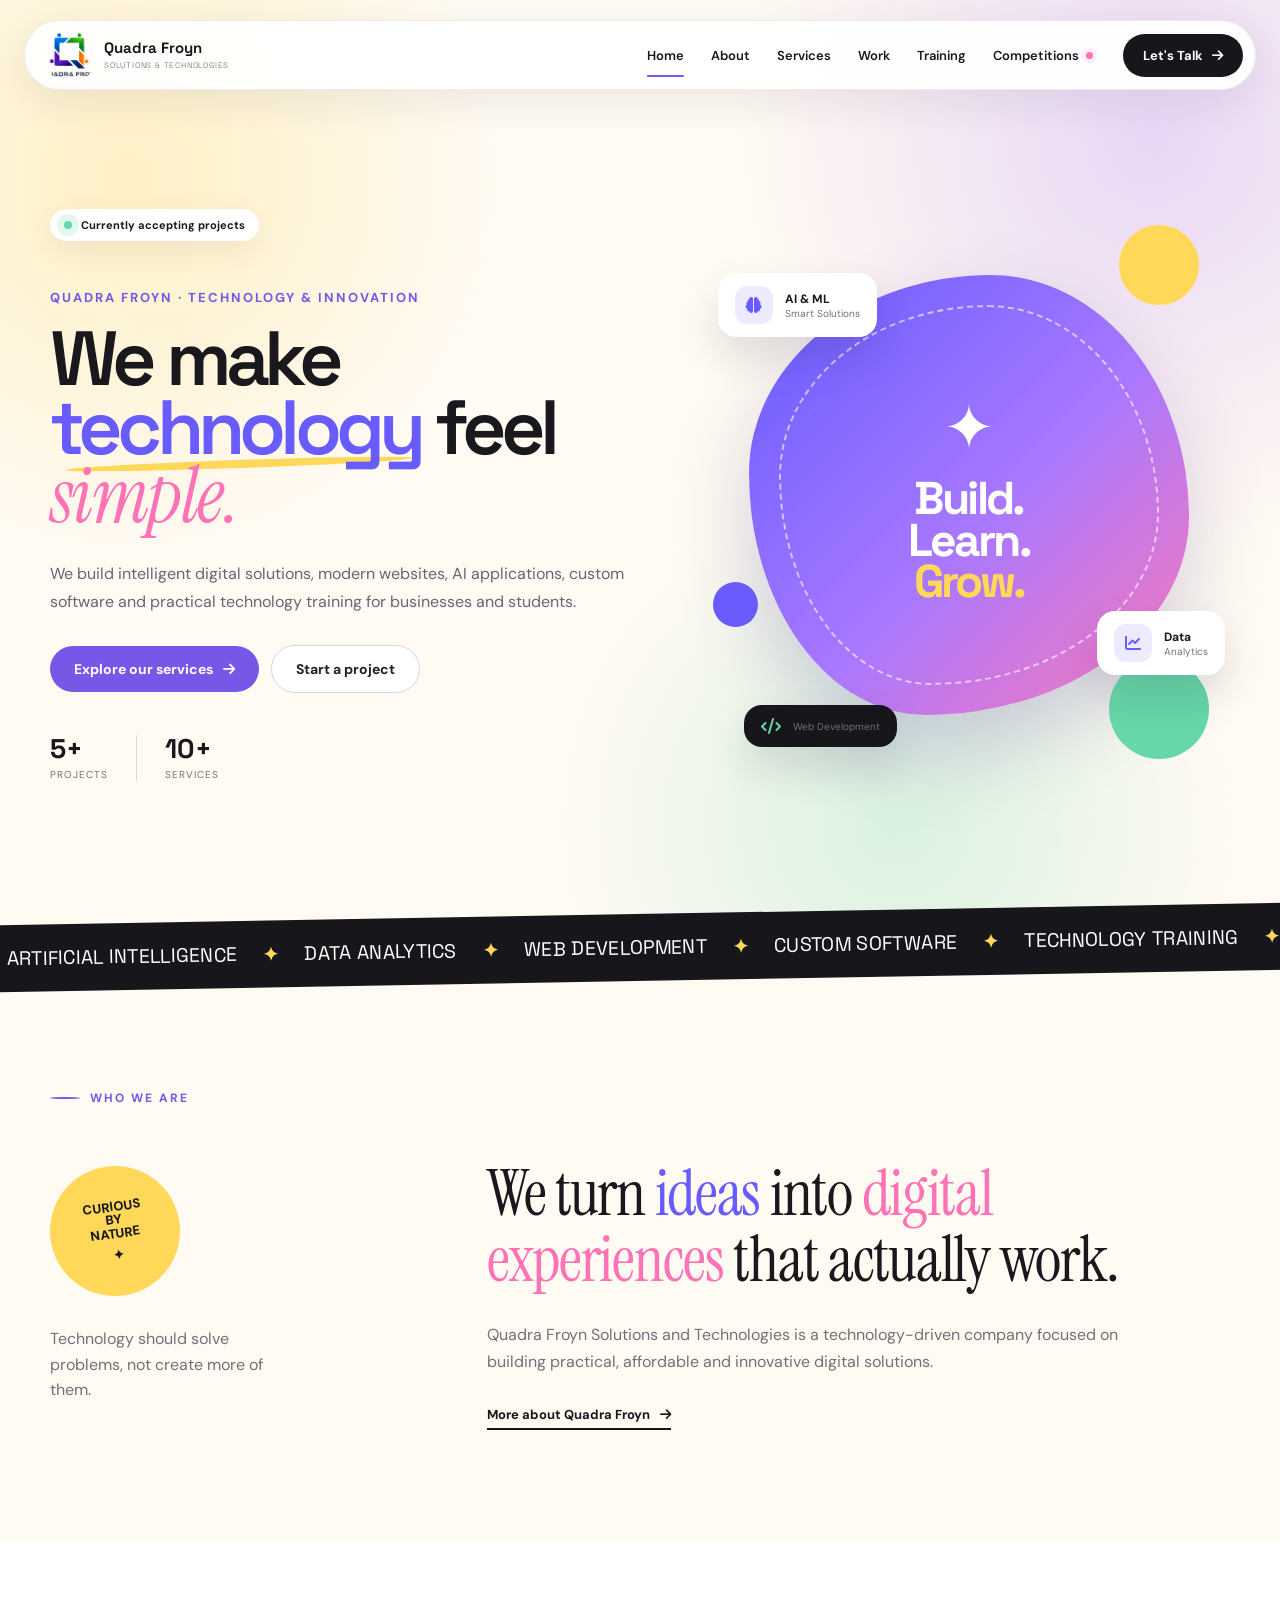
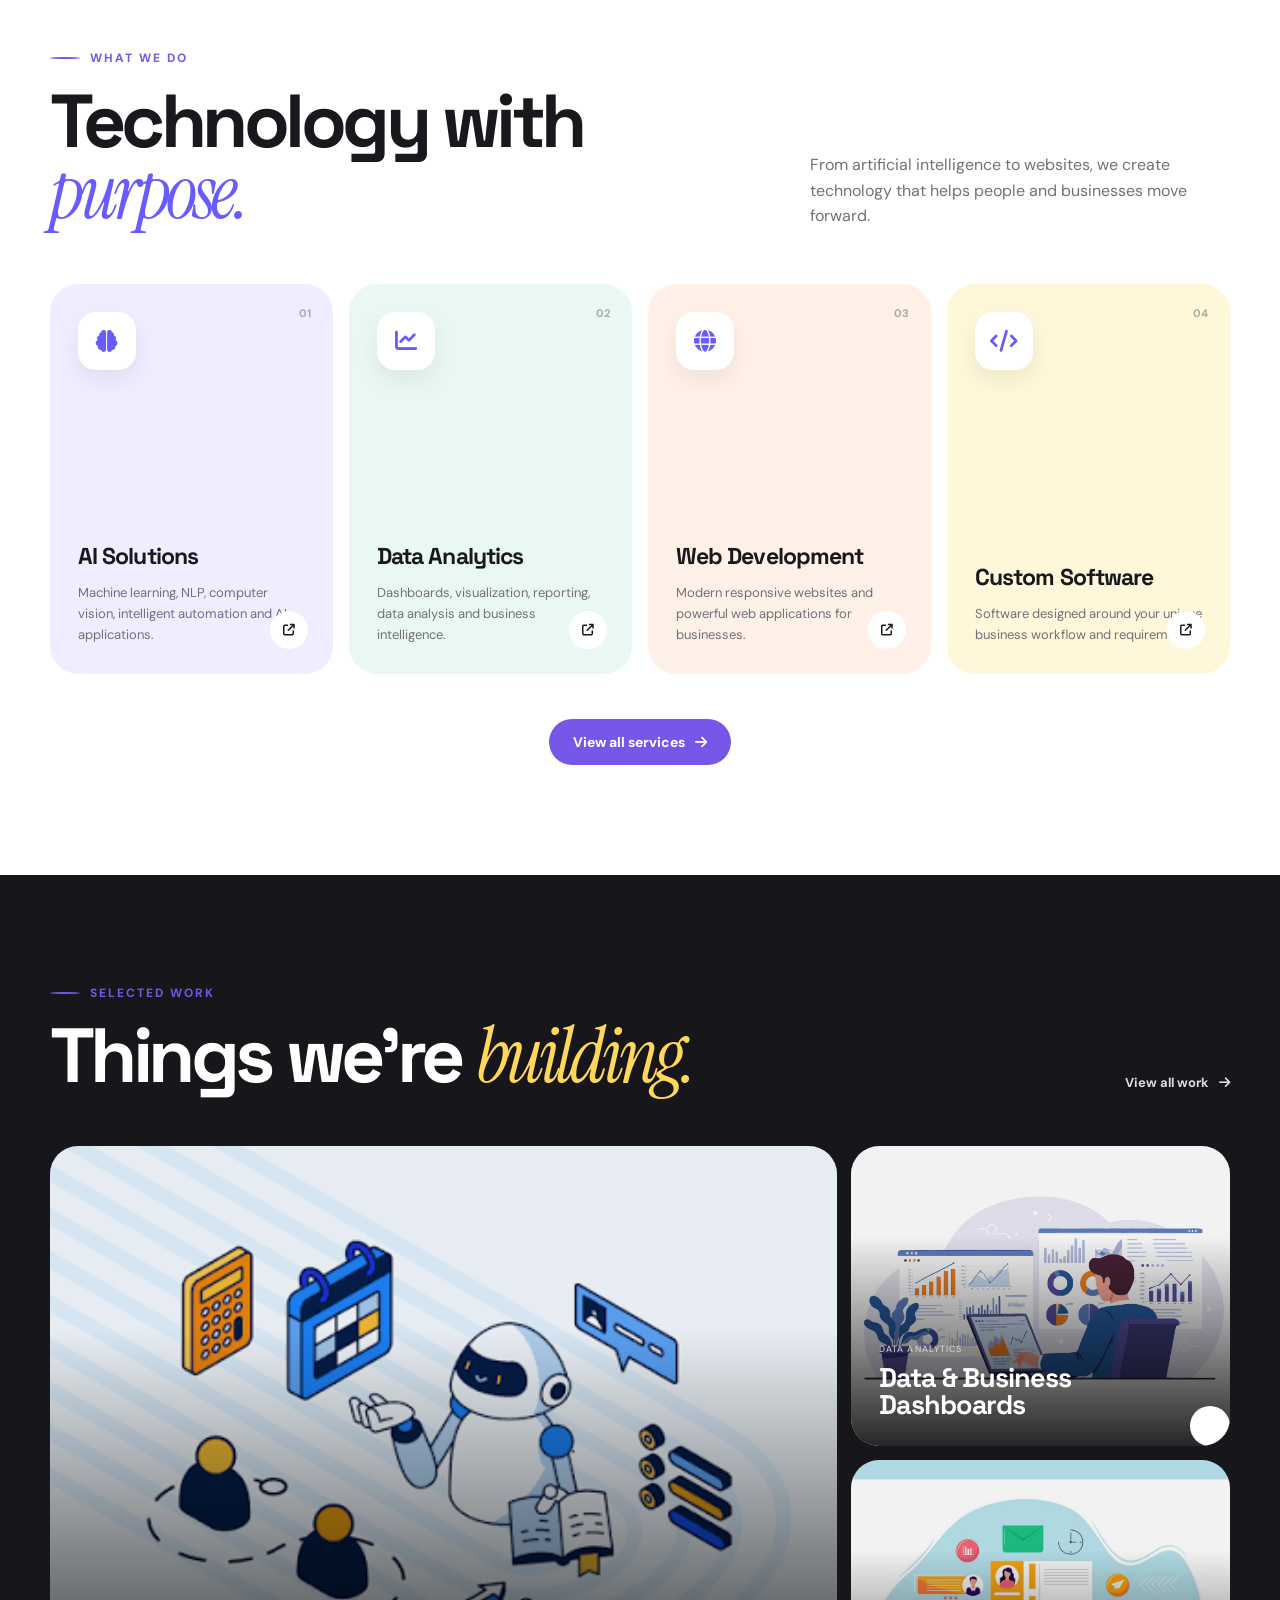
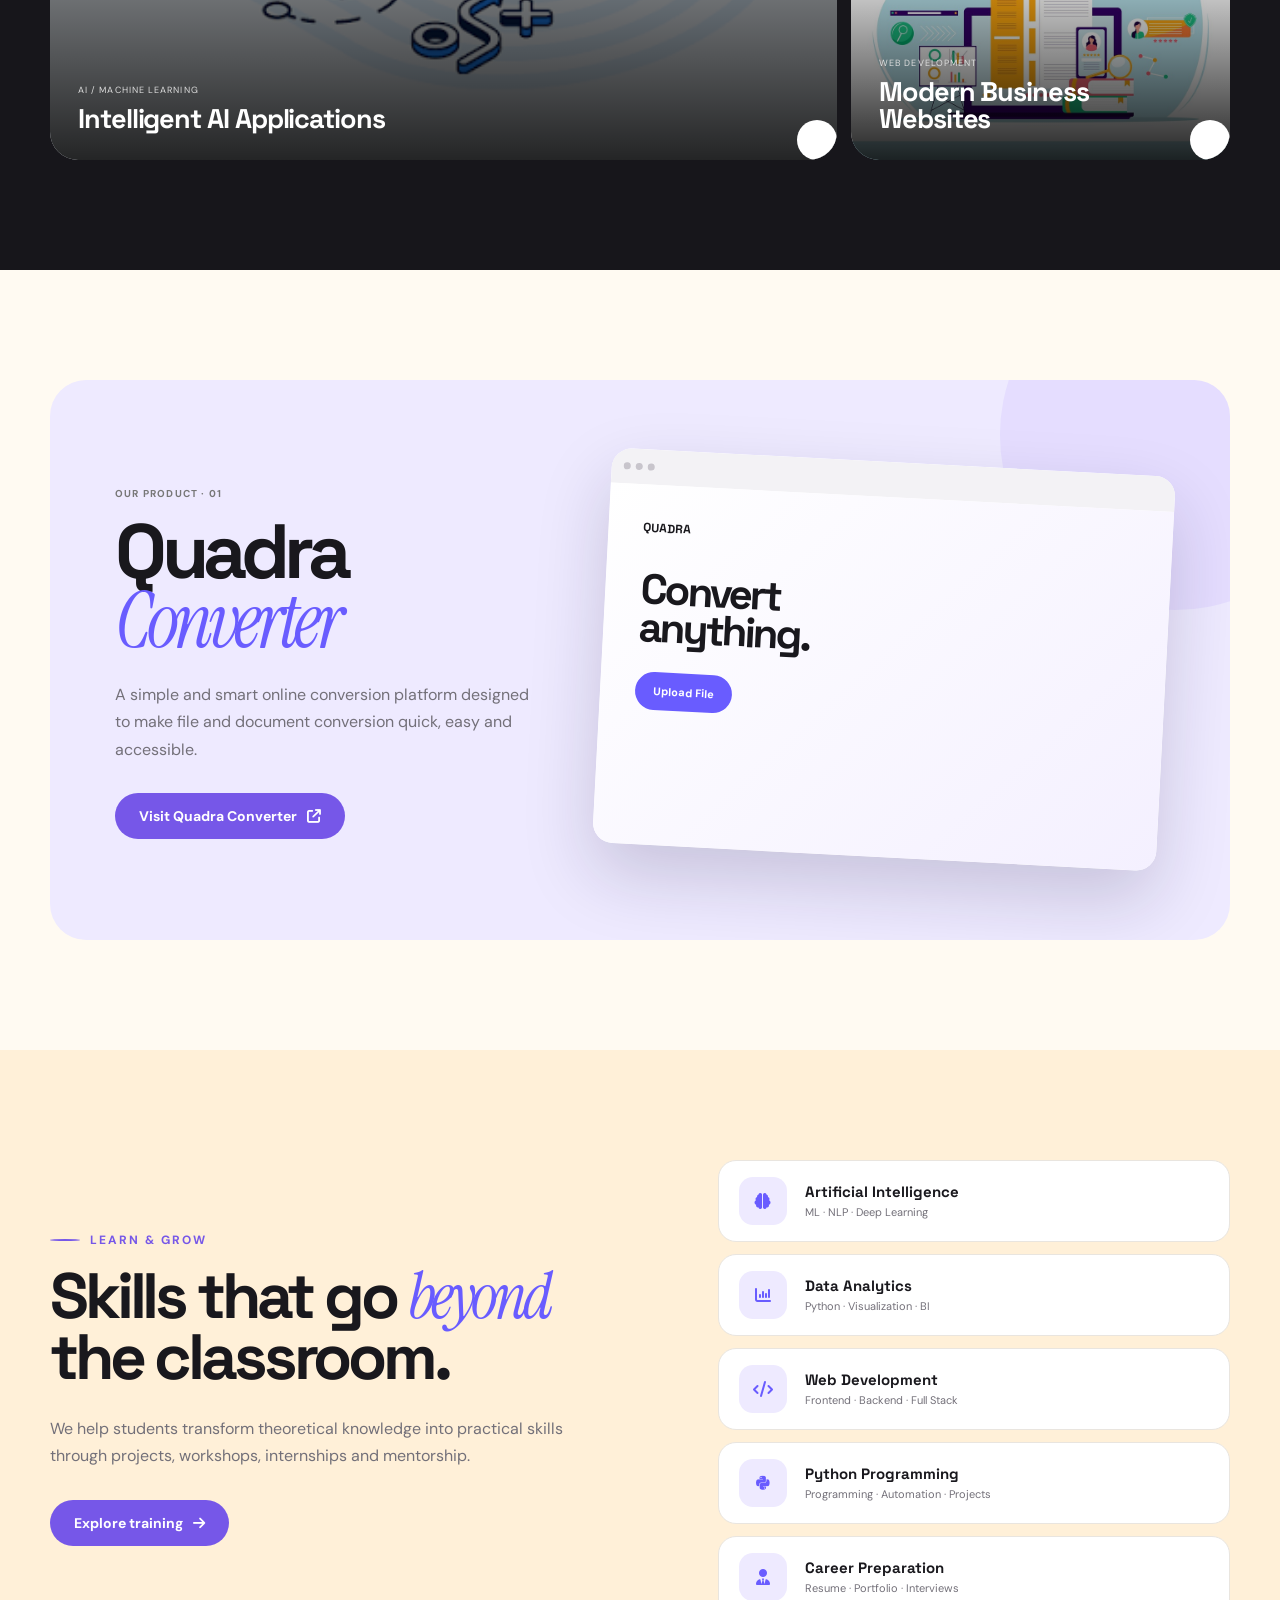
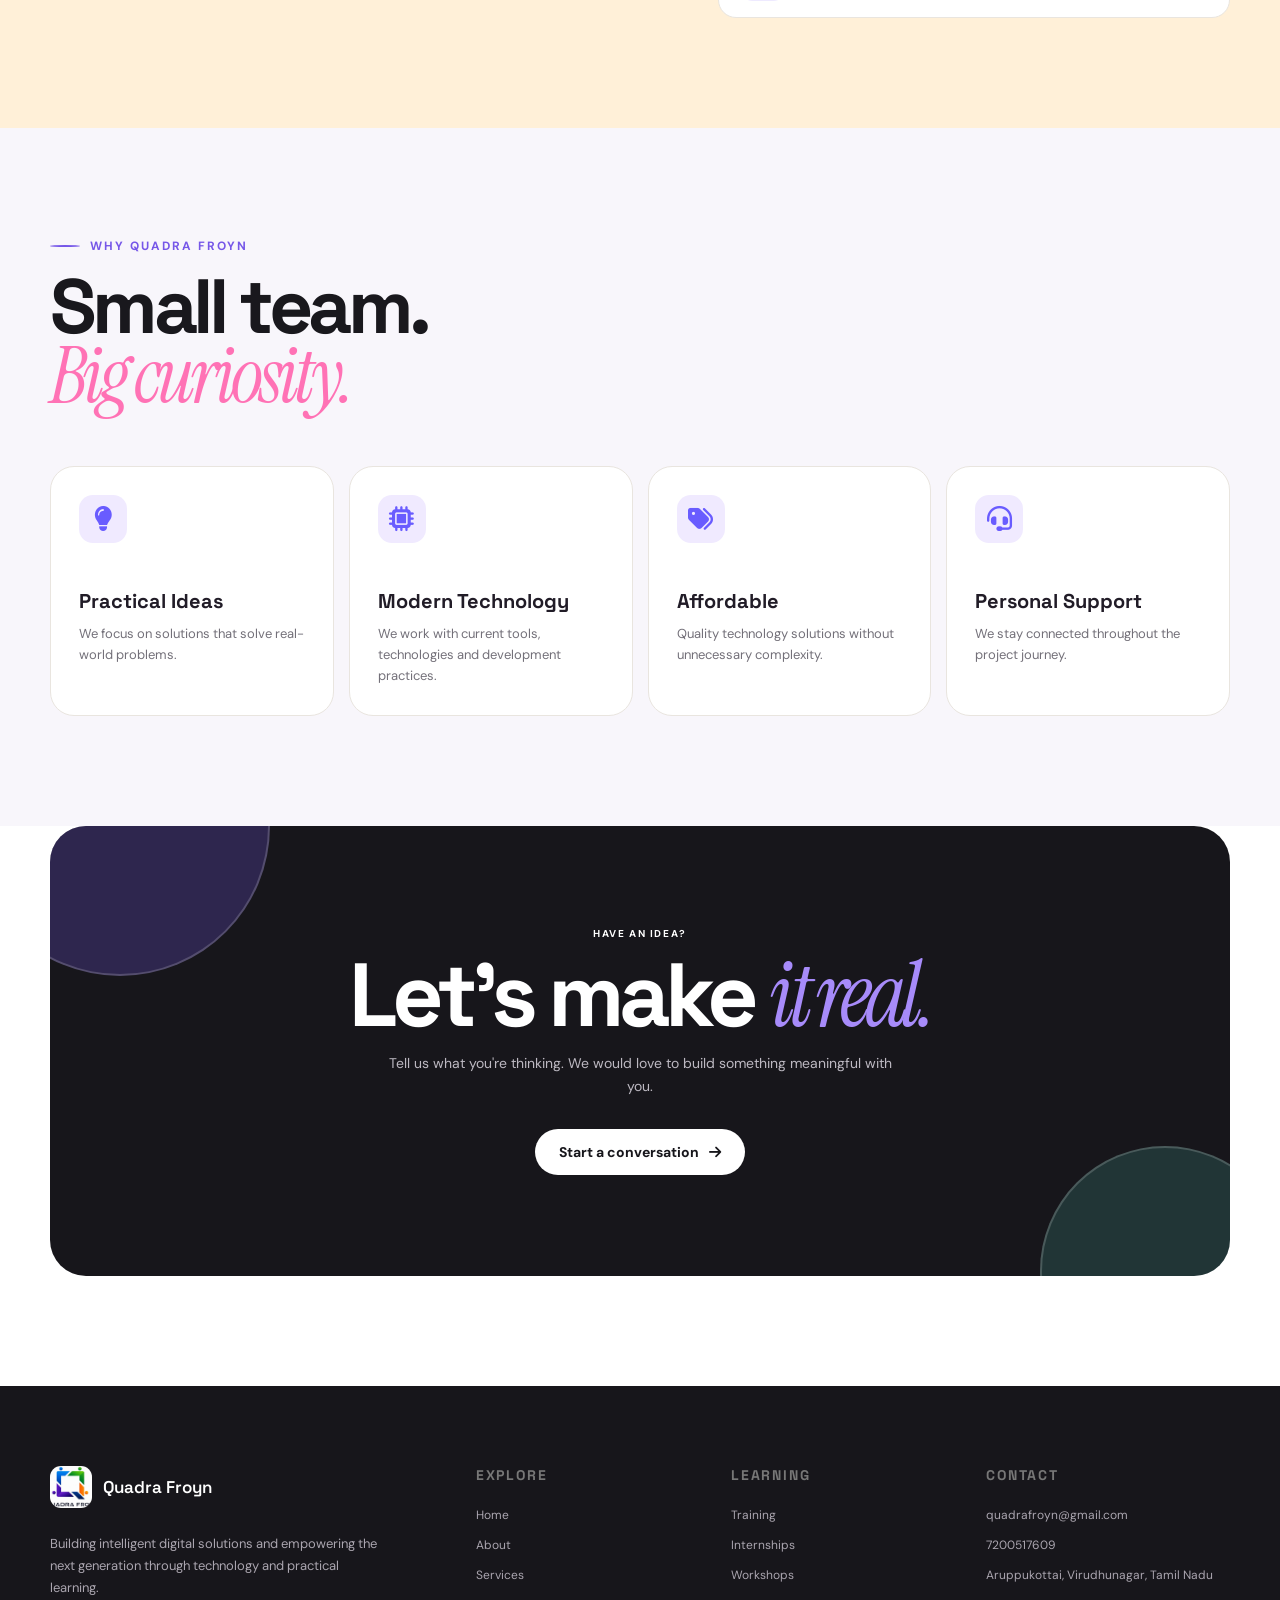
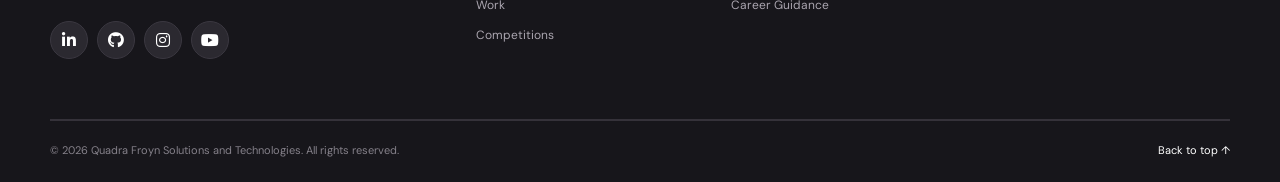
<file: index.html>
<!DOCTYPE html>
<html lang="en">
<head>
    <meta charset="UTF-8">
    <meta name="viewport" content="width=device-width, initial-scale=1.0">

    <title>Quadrafroyn Solutions | AI & Software Development Company</title>
     <link rel="icon" type="image/png" href="/favicon.png">


<meta
    name="description"
    content="Quadrafroyn Solutions is an AI and software development company specializing in intelligent automation, custom software, enterprise AI solutions, and digital innovation."
>

<meta name="robots" content="index, follow">

<link rel="canonical" href="https://quadrafroynsolutions.in/">
<link
    rel="canonical"
    href="https://quadrafroynsolutions.in/services.html"
>
<link
    rel="canonical"
    href="https://quadrafroynsolutions.in/about.html"
>
<link
    rel="canonical"
    href="https://quadrafroynsolutions.in/awareness.html"
>
<link
    rel="canonical"
    href="https://quadrafroynsolutions.in/competititons.html"
>
<link
    rel="canonical"
    href="https://quadrafroynsolutions.in/contact.html"
>
<link
    rel="canonical"
    href="https://quadrafroynsolutions.in/training.html"
>
<link
    rel="canonical"
    href="https://quadrafroynsolutions.in/work.html"
>

<meta property="og:type" content="website">

<meta
    property="og:title"
    content="Quadrafroyn Solutions | The Intelligence of What's Next"
>

<meta
    property="og:description"
    content="Building intelligent AI systems, advanced software solutions, and next-generation digital products."
>

<meta
    property="og:url"
    content="https://quadrafroynsolutions.in/"
>

    <link rel="preconnect" href="https://fonts.googleapis.com">
    <link rel="preconnect" href="https://fonts.gstatic.com" crossorigin>

    <link href="https://fonts.googleapis.com/css2?family=DM+Sans:wght@400;500;600;700&family=Space+Grotesk:wght@400;500;600;700&family=Instrument+Serif:ital@0;1&display=swap"
        rel="stylesheet">

    <link rel="stylesheet"
        href="https://cdnjs.cloudflare.com/ajax/libs/font-awesome/6.5.1/css/all.min.css">

    <link rel="stylesheet" href="css/style.css">
    <link rel="stylesheet" href="css/home-desktop.css">
    <script type="application/ld+json">
{
  "@context": "https://schema.org",
  "@type": "Organization",
  "@id": "https://quadrafroynsolutions.in/#organization",
  "name": "Quadrafroyn Solutions",
  "url": "https://quadrafroynsolutions.in/",
  "description": "An AI and software development company building intelligent applications, custom software, automation systems, and digital platforms."
}
</script>
</head>

<body>

<!-- ================= NAVBAR ================= -->

<header class="navbar" id="navbar">

    <a href="index.html" class="logo-area">

        <img src="images/logo (2).jpg"
             alt="Quadra Froyn Logo">

        <div>
            <strong>Quadra Froyn</strong>
            <span>Solutions & Technologies</span>
        </div>

    </a>

   <nav class="desktop-nav">

    <a href="index.html" class="active">Home</a>
    <a href="about.html">About</a>
    <a href="services.html">Services</a>
    <a href="work.html">Work</a>
    <a href="training.html">Training</a>
    <a href="competitions.html" class="competition-nav">
        Competitions
        <span class="competition-dot"></span>
    </a>

</nav>

    <a href="contact.html" class="nav-button">
        Let's Talk
        <i class="fa-solid fa-arrow-right"></i>
    </a>

    <button class="menu-button" id="menuButton">
        <i class="fa-solid fa-bars"></i>
    </button>

</header>


<!-- ================= MOBILE MENU ================= -->

<div class="mobile-menu" id="mobileMenu">

    <button class="close-menu" id="closeMenu">
        <i class="fa-solid fa-xmark"></i>
    </button>

    <a href="index.html">Home</a>
    <a href="about.html">About</a>
    <a href="services.html">Services</a>
    <a href="work.html">Work</a>
    <a href="training.html">Training</a>

    <a href="competitions.html" class="mobile-competition-link">
        Competitions
        <span>ARVEXA 2026</span>
    </a>

    <a href="contact.html">Contact</a>

</div>


<!-- ================= HERO ================= -->

<main>

<section class="hero">

    <div class="hero-background">

        <div class="gradient-ball ball-one"></div>
        <div class="gradient-ball ball-two"></div>
        <div class="gradient-ball ball-three"></div>

    </div>

    <div class="container hero-container">

        <div class="hero-content">

            <div class="availability">
                <span></span>
                Currently accepting projects
            </div>

            <p class="hero-small">
                QUADRA FROYN · TECHNOLOGY & INNOVATION
            </p>

            <h1>
                We make
                <span class="highlight">technology</span>
                feel
                <em>simple.</em>
            </h1>

            <p class="hero-description">
                We build intelligent digital solutions, modern websites,
                AI applications, custom software and practical technology
                training for businesses and students.
            </p>

            <div class="hero-buttons">

                <a href="services.html" class="button primary-button">
                    Explore our services
                    <i class="fa-solid fa-arrow-right"></i>
                </a>

                <a href="contact.html" class="button secondary-button">
                    Start a project
                </a>

            </div>

            <div class="hero-mini-stats">

                <div>
                    <strong>5+</strong>
                    <span>Projects</span>
                </div>

                <div>
                    <strong>10+</strong>
                    <span>Services</span>
                </div>

                

            </div>

        </div>


        <!-- HERO VISUAL -->

        <div class="hero-visual">

            <div class="visual-circle circle-main">

                <div class="circle-content">

                    <div class="sparkle">
                        ✦
                    </div>

                    <h3>
                        Build.
                        <br>
                        Learn.
                        <br>
                        <span>Grow.</span>
                    </h3>

                </div>

            </div>

            <div class="floating-card card-ai">

                <div class="card-icon">
                    <i class="fa-solid fa-brain"></i>
                </div>

                <div>
                    <strong>AI & ML</strong>
                    <span>Smart Solutions</span>
                </div>

            </div>


            <div class="floating-card card-data">

                <div class="card-icon">
                    <i class="fa-solid fa-chart-line"></i>
                </div>

                <div>
                    <strong>Data</strong>
                    <span>Analytics</span>
                </div>

            </div>


            <div class="floating-card card-web">

                <i class="fa-solid fa-code"></i>

                <span>Web Development</span>

            </div>


            <div class="tiny-dot dot-yellow"></div>
            <div class="tiny-dot dot-green"></div>
            <div class="tiny-dot dot-blue"></div>

        </div>

    </div>

</section>


<!-- ================= MARQUEE ================= -->

<section class="marquee-section">

    <div class="marquee-track">

        <span>ARTIFICIAL INTELLIGENCE</span>
        <b>✦</b>

        <span>DATA ANALYTICS</span>
        <b>✦</b>

        <span>WEB DEVELOPMENT</span>
        <b>✦</b>

        <span>CUSTOM SOFTWARE</span>
        <b>✦</b>

        <span>TECHNOLOGY TRAINING</span>
        <b>✦</b>

        <span>DIGITAL SOLUTIONS</span>
        <b>✦</b>

        <span>ARTIFICIAL INTELLIGENCE</span>
        <b>✦</b>

        <span>DATA ANALYTICS</span>
        <b>✦</b>

        <span>WEB DEVELOPMENT</span>
        <b>✦</b>

    </div>

</section>


<!-- ================= INTRO ================= -->

<section class="intro section-padding">

    <div class="container">

        <div class="section-label">
            <span></span>
            WHO WE ARE
        </div>

        <div class="intro-grid">

            <div class="intro-left">

                <div class="round-badge">
                    <span>CURIOUS</span>
                    <span>BY</span>
                    <span>NATURE</span>
                    <b>✦</b>
                </div>

                <p>
                    Technology should solve problems,
                    not create more of them.
                </p>

            </div>


            <div class="intro-right">

                <h2>
                    We turn
                    <span class="purple">ideas</span>
                    into
                    <span class="pink">digital experiences</span>
                    that actually work.
                </h2>

                <p>
                    Quadra Froyn Solutions and Technologies is a
                    technology-driven company focused on building
                    practical, affordable and innovative digital
                    solutions.
                </p>

                <a href="about.html" class="text-link">
                    More about Quadra Froyn
                    <i class="fa-solid fa-arrow-right"></i>
                </a>

            </div>

        </div>

    </div>

</section>


<!-- ================= SERVICES ================= -->

<section class="services-section section-padding">

    <div class="container">

        <div class="section-label">
            <span></span>
            WHAT WE DO
        </div>

        <div class="section-heading">

            <h2>
                Technology with
                <em>purpose.</em>
            </h2>

            <p>
                From artificial intelligence to websites,
                we create technology that helps people and
                businesses move forward.
            </p>

        </div>


        <div class="service-grid">

            <a href="services.html" class="service-card service-purple">

                <span class="service-number">01</span>

                <div class="service-icon">
                    <i class="fa-solid fa-brain"></i>
                </div>

                <h3>AI Solutions</h3>

                <p>
                    Machine learning, NLP, computer vision,
                    intelligent automation and AI applications.
                </p>

                <span class="service-arrow">
                    <i class="fa-solid fa-arrow-up-right-from-square"></i>
                </span>

            </a>


            <a href="services.html" class="service-card service-green">

                <span class="service-number">02</span>

                <div class="service-icon">
                    <i class="fa-solid fa-chart-line"></i>
                </div>

                <h3>Data Analytics</h3>

                <p>
                    Dashboards, visualization, reporting,
                    data analysis and business intelligence.
                </p>

                <span class="service-arrow">
                    <i class="fa-solid fa-arrow-up-right-from-square"></i>
                </span>

            </a>


            <a href="services.html" class="service-card service-orange">

                <span class="service-number">03</span>

                <div class="service-icon">
                    <i class="fa-solid fa-globe"></i>
                </div>

                <h3>Web Development</h3>

                <p>
                    Modern responsive websites and powerful
                    web applications for businesses.
                </p>

                <span class="service-arrow">
                    <i class="fa-solid fa-arrow-up-right-from-square"></i>
                </span>

            </a>


            <a href="services.html" class="service-card service-yellow">

                <span class="service-number">04</span>

                <div class="service-icon">
                    <i class="fa-solid fa-code"></i>
                </div>

                <h3>Custom Software</h3>

                <p>
                    Software designed around your unique
                    business workflow and requirements.
                </p>

                <span class="service-arrow">
                    <i class="fa-solid fa-arrow-up-right-from-square"></i>
                </span>

            </a>

        </div>


        <div class="center-button">

            <a href="services.html" class="button primary-button">
                View all services
                <i class="fa-solid fa-arrow-right"></i>
            </a>

        </div>

    </div>

</section>


<!-- ================= FEATURED WORK ================= -->

<section class="work-section section-padding">

    <div class="container">

        <div class="section-label light-label">
            <span></span>
            SELECTED WORK
        </div>

        <div class="work-heading">

            <h2>
                Things we're
                <em>building.</em>
            </h2>

            <a href="work.html" class="light-link">
                View all work
                <i class="fa-solid fa-arrow-right"></i>
            </a>

        </div>


        <div class="work-grid">

            <a href="work.html" class="work-card work-large">

                <img src="images/ai.png"
                     alt="Artificial Intelligence project">

                <div class="work-overlay">

                    <span>AI / MACHINE LEARNING</span>

                    <h3>
                        Intelligent
                        AI Applications
                    </h3>

                    <i class="fa-solid fa-arrow-up-right"></i>

                </div>

            </a>


            <a href="work.html" class="work-card">

                <img src="images/data.jpg"
                     alt="Data analytics project">

                <div class="work-overlay">

                    <span>DATA ANALYTICS</span>

                    <h3>
                        Data &
                        Business Dashboards
                    </h3>

                    <i class="fa-solid fa-arrow-up-right"></i>

                </div>

            </a>


            <a href="work.html" class="work-card">

                <img src="images/website.jpg"
                     alt="Website development project">

                <div class="work-overlay">

                    <span>WEB DEVELOPMENT</span>

                    <h3>
                        Modern Business
                        Websites
                    </h3>

                    <i class="fa-solid fa-arrow-up-right"></i>

                </div>

            </a>

        </div>

    </div>

</section>


<!-- ================= PRODUCT ================= -->

<section class="product-section section-padding">

    <div class="container">

        <div class="product-box">

            <div class="product-content">

                <span class="product-label">
                    OUR PRODUCT · 01
                </span>

                <h2>
                    Quadra
                    <br>
                    <em>Converter</em>
                </h2>

                <p>
                    A simple and smart online conversion platform
                    designed to make file and document conversion
                    quick, easy and accessible.
                </p>

                <a href="https://quadraconverter.in/"
                   target="_blank"
                   rel="noopener"
                   class="button primary-button">

                    Visit Quadra Converter
                    <i class="fa-solid fa-arrow-up-right-from-square"></i>

                </a>

            </div>


            <div class="product-image">

                <div class="browser-window">

                    <div class="browser-header">

                        <span></span>
                        <span></span>
                        <span></span>

                    </div>

                    <div class="browser-content">

                        <div class="fake-logo">
                            QUADRA
                        </div>

                        <div class="fake-heading">
                            Convert
                            <br>
                            anything.
                        </div>

                        <div class="fake-button">
                            Upload File
                        </div>

                    </div>

                </div>

            </div>

        </div>

    </div>

</section>


<!-- ================= TRAINING ================= -->

<section class="training-section section-padding">

    <div class="container">

        <div class="training-grid">

            <div>

                <div class="section-label">
                    <span></span>
                    LEARN & GROW
                </div>

                <h2 class="training-title">
                    Skills that go
                    <em>beyond</em>
                    the classroom.
                </h2>

                <p class="training-description">
                    We help students transform theoretical knowledge
                    into practical skills through projects, workshops,
                    internships and mentorship.
                </p>

                <a href="training.html"
                   class="button primary-button">

                    Explore training
                    <i class="fa-solid fa-arrow-right"></i>

                </a>

            </div>


            <div class="training-list">

                <div class="training-item">

                    <div class="training-icon">
                        <i class="fa-solid fa-brain"></i>
                    </div>

                    <div>
                        <strong>Artificial Intelligence</strong>
                        <span>ML · NLP · Deep Learning</span>
                    </div>

                </div>


                <div class="training-item">

                    <div class="training-icon">
                        <i class="fa-solid fa-chart-column"></i>
                    </div>

                    <div>
                        <strong>Data Analytics</strong>
                        <span>Python · Visualization · BI</span>
                    </div>

                </div>


                <div class="training-item">

                    <div class="training-icon">
                        <i class="fa-solid fa-code"></i>
                    </div>

                    <div>
                        <strong>Web Development</strong>
                        <span>Frontend · Backend · Full Stack</span>
                    </div>

                </div>


                <div class="training-item">

                    <div class="training-icon">
                        <i class="fa-brands fa-python"></i>
                    </div>

                    <div>
                        <strong>Python Programming</strong>
                        <span>Programming · Automation · Projects</span>
                    </div>

                </div>


                <div class="training-item">

                    <div class="training-icon">
                        <i class="fa-solid fa-user-tie"></i>
                    </div>

                    <div>
                        <strong>Career Preparation</strong>
                        <span>Resume · Portfolio · Interviews</span>
                    </div>

                </div>

            </div>

        </div>

    </div>

</section>


<!-- ================= WHY US ================= -->

<section class="why-section section-padding">

    <div class="container">

        <div class="section-label">
            <span></span>
            WHY QUADRA FROYN
        </div>

        <h2 class="why-title">
            Small team.
            <br>
            <em>Big curiosity.</em>
        </h2>


        <div class="why-grid">

            <div class="why-card">
                <i class="fa-solid fa-lightbulb"></i>
                <h3>Practical Ideas</h3>
                <p>
                    We focus on solutions that solve
                    real-world problems.
                </p>
            </div>

            <div class="why-card">
                <i class="fa-solid fa-microchip"></i>
                <h3>Modern Technology</h3>
                <p>
                    We work with current tools,
                    technologies and development practices.
                </p>
            </div>

            <div class="why-card">
                <i class="fa-solid fa-tags"></i>
                <h3>Affordable</h3>
                <p>
                    Quality technology solutions
                    without unnecessary complexity.
                </p>
            </div>

            <div class="why-card">
                <i class="fa-solid fa-headset"></i>
                <h3>Personal Support</h3>
                <p>
                    We stay connected throughout
                    the project journey.
                </p>
            </div>

        </div>

    </div>

</section>


<!-- ================= CTA ================= -->

<section class="cta-section">

    <div class="container">

        <div class="cta-box">

            <div class="cta-decoration decoration-one"></div>
            <div class="cta-decoration decoration-two"></div>

            <p>HAVE AN IDEA?</p>

            <h2>
                Let's make
                <em>it real.</em>
            </h2>

            <p class="cta-text">
                Tell us what you're thinking.
                We would love to build something meaningful with you.
            </p>

            <a href="contact.html"
               class="button white-button">

                Start a conversation
                <i class="fa-solid fa-arrow-right"></i>

            </a>

        </div>

    </div>

</section>

</main>


<!-- ================= FOOTER ================= -->

<footer class="footer">

    <div class="container">

        <div class="footer-grid">

            <div class="footer-brand">

                <a href="index.html" class="footer-logo">

                    <img src="images/logo (2).jpg"
                         alt="Quadra Froyn">

                    <span>Quadra Froyn</span>

                </a>

                <p>
                    Building intelligent digital solutions
                    and empowering the next generation
                    through technology and practical learning.
                </p>

                <div class="social-links">

                    <a href="https://www.linkedin.com/company/quadrafroynsolutions"
                       target="_blank">
                        <i class="fa-brands fa-linkedin-in"></i>
                    </a>

                    <a href="https://github.com/quadrafroyn2026"
                       target="_blank">
                        <i class="fa-brands fa-github"></i>
                    </a>

                    <a href="https://www.instagram.com/quadrafroyn_/"
                       target="_blank">
                        <i class="fa-brands fa-instagram"></i>
                    </a>

                    <a href="https://www.youtube.com/@QuadraFroynSolutions"
                       target="_blank">
                        <i class="fa-brands fa-youtube"></i>
                    </a>

                </div>

            </div>


            <div class="footer-column">

    <h4>Explore</h4>

    <a href="index.html">Home</a>
    <a href="about.html">About</a>
    <a href="services.html">Services</a>
    <a href="work.html">Work</a>
    <a href="competitions.html">Competitions</a>

</div>


            <div class="footer-column">

                <h4>Learning</h4>

                <a href="training.html">Training</a>
                <a href="training.html">Internships</a>
                <a href="training.html">Workshops</a>
                <a href="training.html">Career Guidance</a>

            </div>


            <div class="footer-column">

                <h4>Contact</h4>

                <a href="mailto:quadrafroyn@gmail.com">
                    quadrafroyn@gmail.com
                </a>

                <a href="tel:+917200517609">
                    7200517609
                </a>

                <span>
                    Aruppukottai,
                    Virudhunagar,
                    Tamil Nadu
                </span>

            </div>

        </div>


        <div class="footer-bottom">

            <span>
                © 2026 Quadra Froyn Solutions and Technologies.
                All rights reserved.
            </span>

            <a href="#top">
                Back to top ↑
            </a>

        </div>

    </div>

</footer>


<script src="js/script.js"></script>

</body>
</html>
</file>
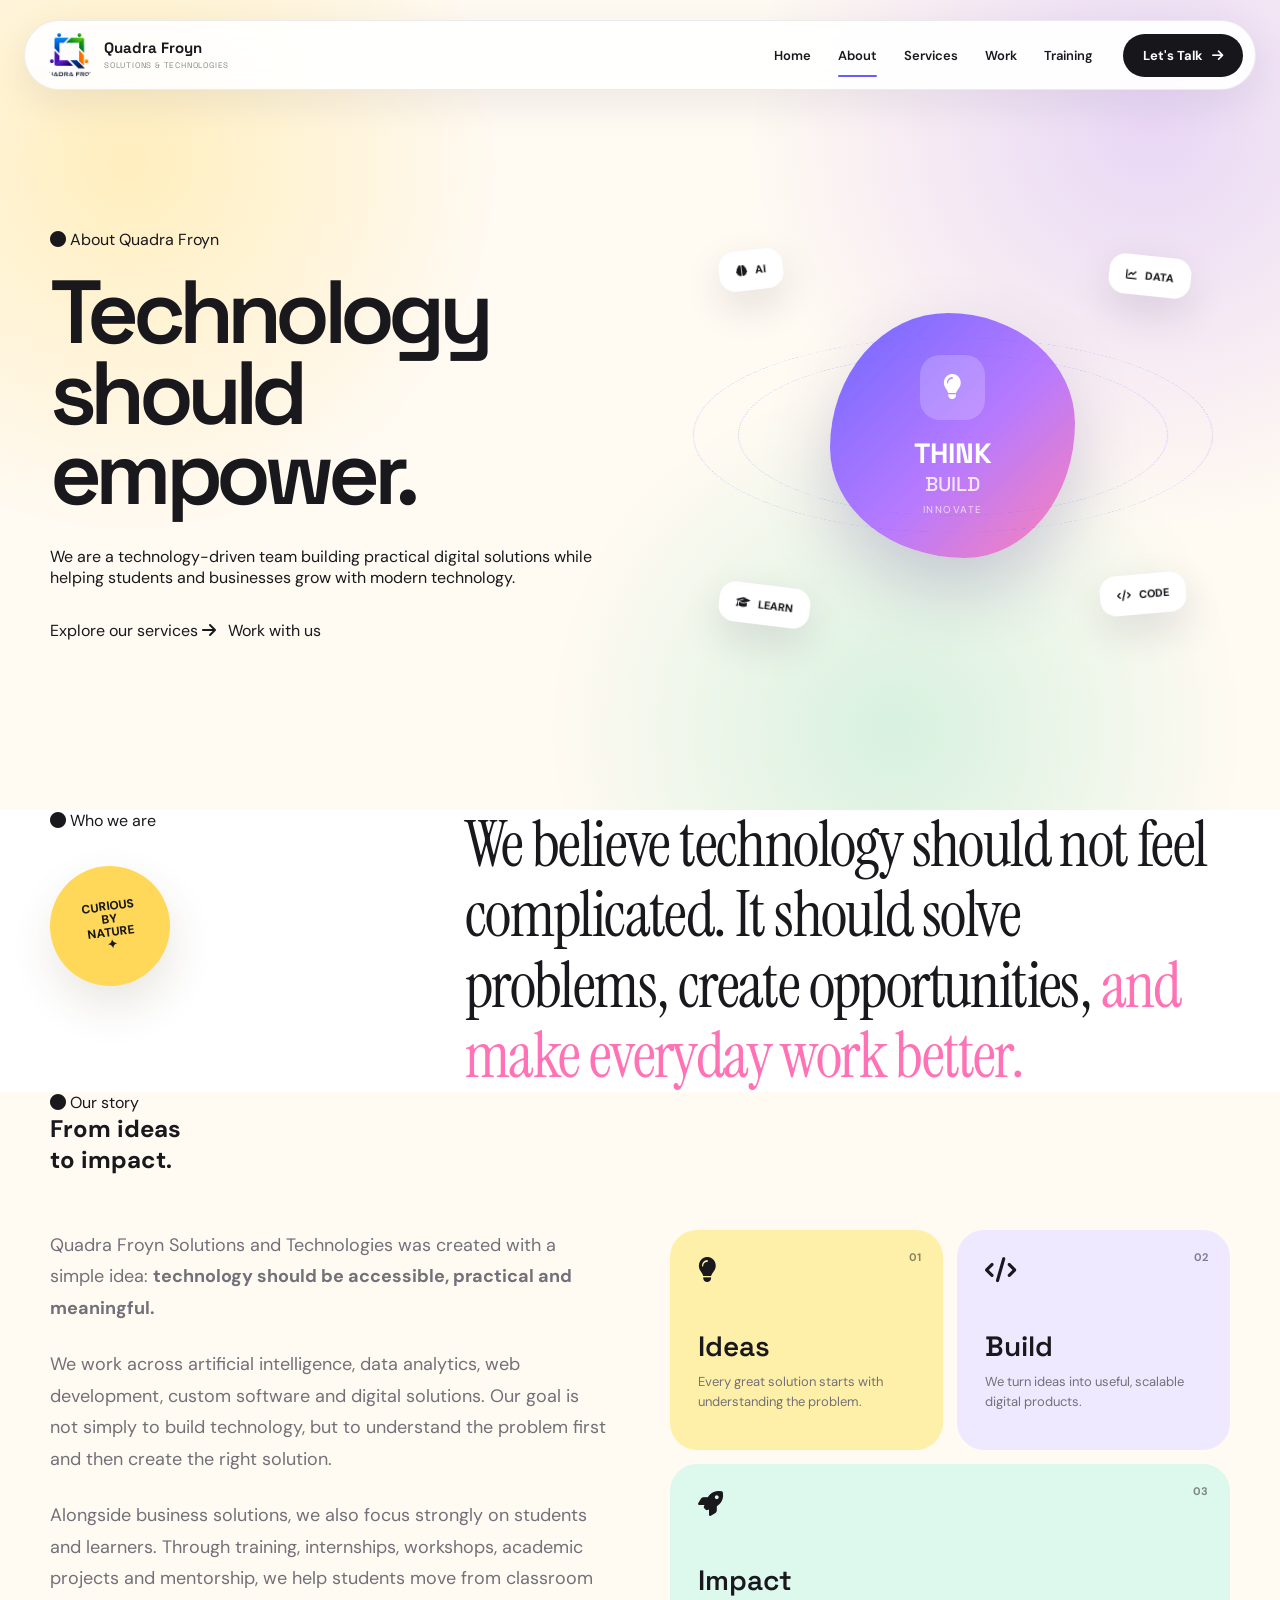
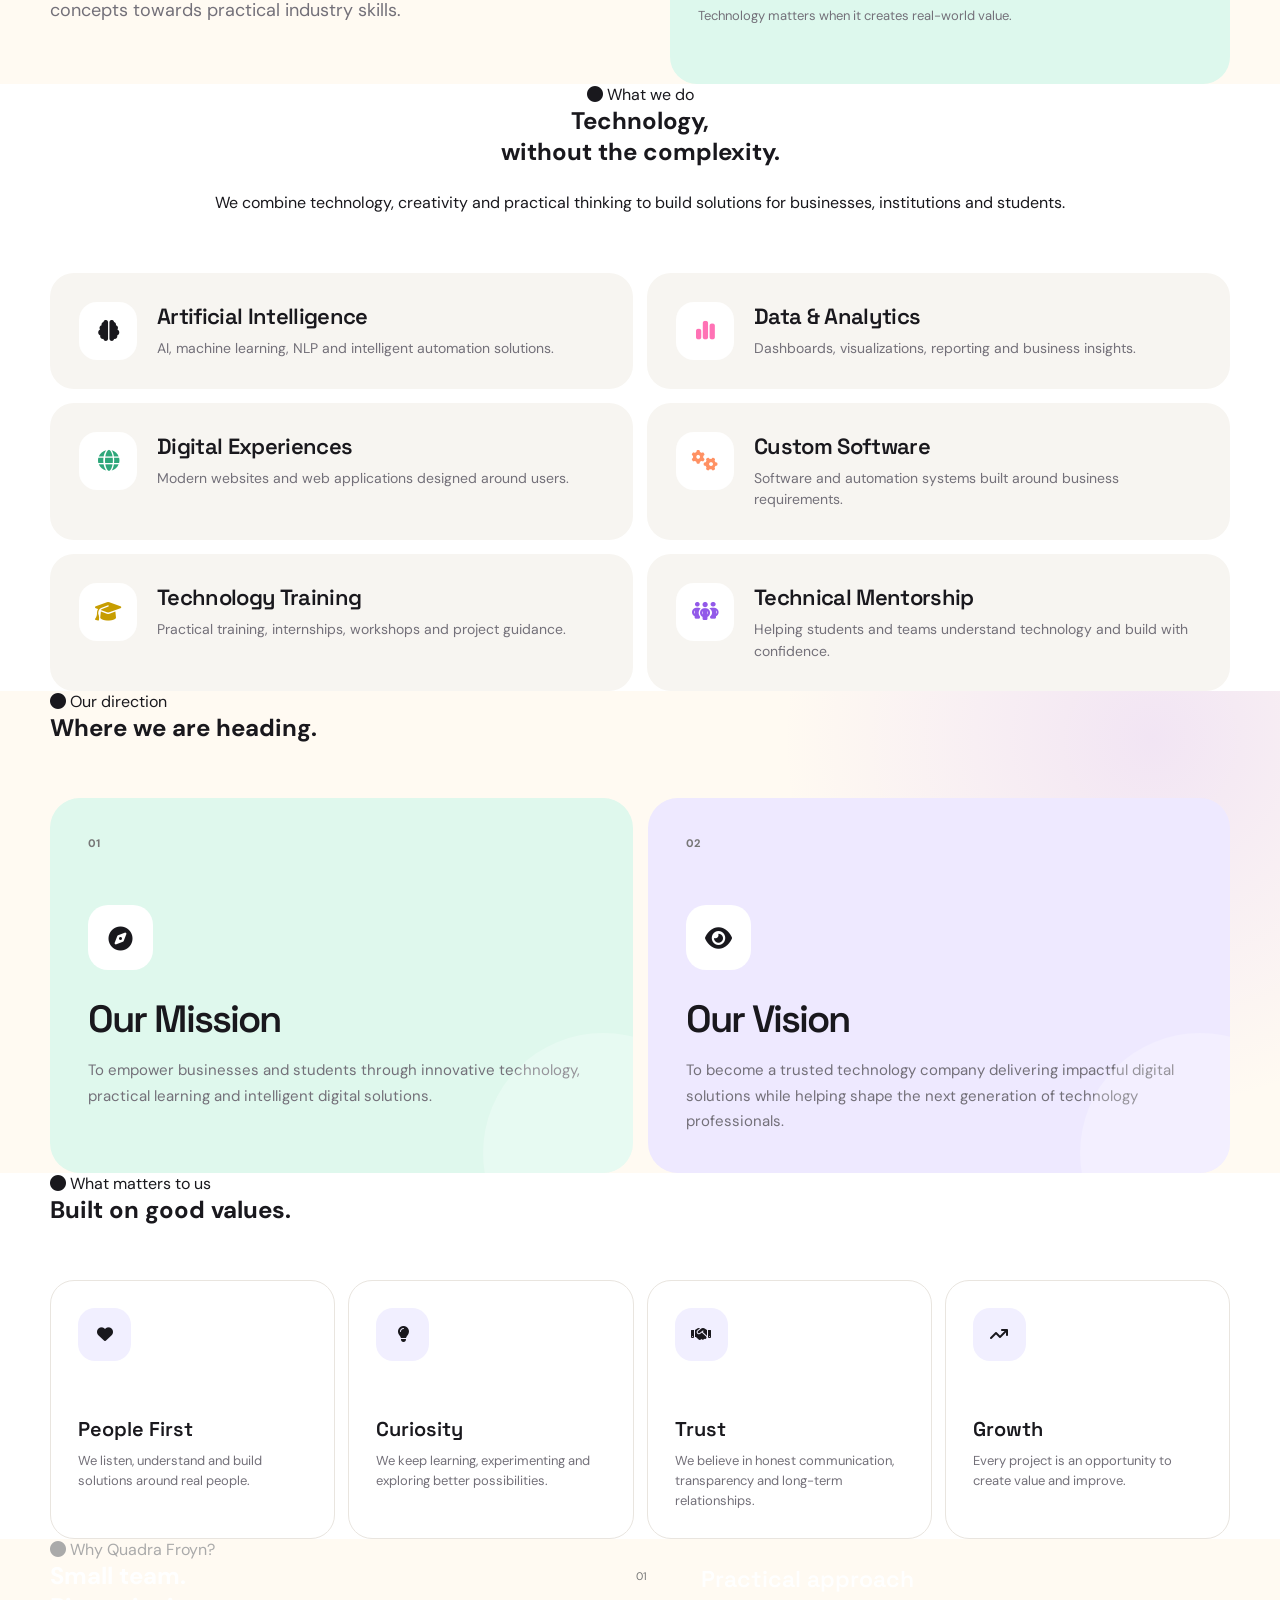
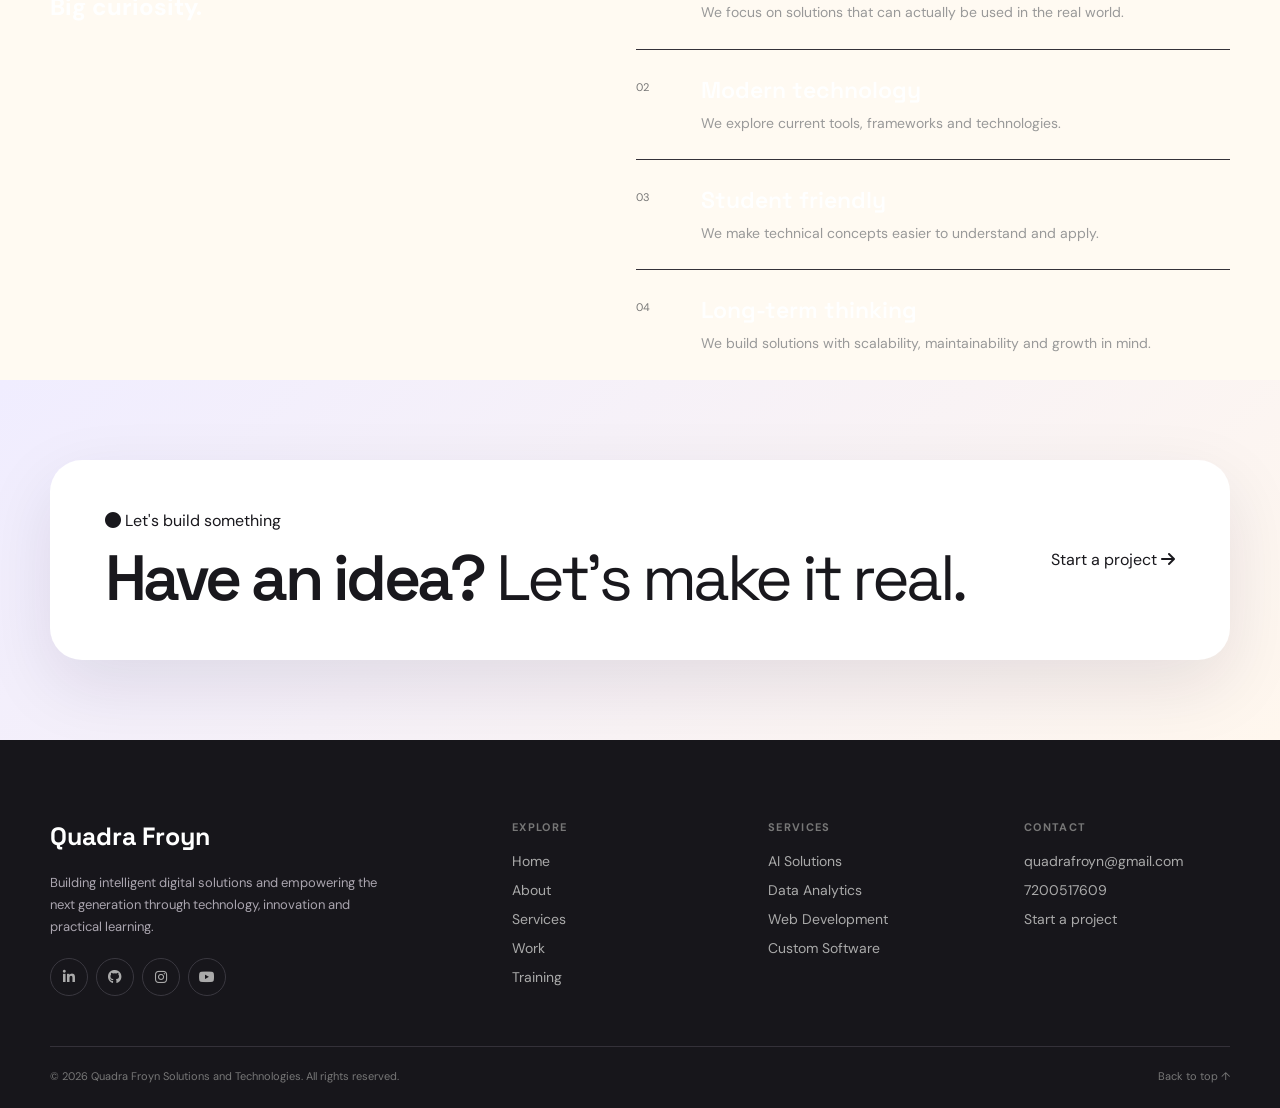
<file: about.html>
<!DOCTYPE html>
<html lang="en">
<head>
    <meta charset="UTF-8">
    <meta name="viewport" content="width=device-width, initial-scale=1.0">

    <title>About — Quadra Froyn Solutions & Technologies</title>

    <meta
        name="description"
        content="Learn about Quadra Froyn Solutions and Technologies, our mission, vision, technology services and commitment to practical learning."
    >

    <!-- Google Fonts -->
    <link rel="preconnect" href="https://fonts.googleapis.com">
    <link rel="preconnect" href="https://fonts.gstatic.com" crossorigin>

    <link
        href="https://fonts.googleapis.com/css2?family=DM+Sans:wght@400;500;600;700&family=Space+Grotesk:wght@400;500;600;700&family=Instrument+Serif:ital@0;1&display=swap"
        rel="stylesheet"
    >

    <!-- Font Awesome -->
    <link
        rel="stylesheet"
        href="https://cdnjs.cloudflare.com/ajax/libs/font-awesome/6.5.1/css/all.min.css"
    >

    <!-- YOUR CSS -->
    <link rel="stylesheet" href="css/style.css">
    <link rel="stylesheet" href="css/home-desktop.css">
</head>

<body>

<!-- ================= NAVBAR ================= -->
<!-- =====================================================
     NAVBAR
===================================================== -->

<header class="navbar" id="navbar">

    <a href="index.html" class="logo-area">

        <img
            src="images/logo (2).jpg"
            alt="Quadra Froyn Logo"
        >

        <div>

            <strong>Quadra Froyn</strong>

            <span>Solutions & Technologies</span>

        </div>

    </a>


    <nav class="desktop-nav">

        <a href="index.html">
            Home
        </a>

        <a href="about.html" class="active">
            About
        </a>

        <a href="services.html">
            Services
        </a>

        <a href="work.html">
            Work
        </a>

        <a href="training.html">
            Training
        </a>

    </nav>


    <a href="contact.html" class="nav-button">

        Let's Talk

        <i class="fa-solid fa-arrow-right"></i>

    </a>


    <button
        class="menu-button"
        id="menuButton"
        type="button"
        aria-label="Open menu"
    >

        <i class="fa-solid fa-bars"></i>

    </button>

</header>



<!-- =====================================================
     MOBILE MENU
===================================================== -->

<div class="mobile-menu" id="mobileMenu">

    <button
        class="close-menu"
        id="closeMenu"
        type="button"
        aria-label="Close menu"
    >

        <i class="fa-solid fa-xmark"></i>

    </button>


    <a href="index.html">
        Home
    </a>

    <a href="about.html" class="active">
        About
    </a>

    <a href="services.html">
        Services
    </a>

    <a href="work.html">
        Work
    </a>

    <a href="training.html">
        Training
    </a>

    <a href="contact.html">
        Contact
    </a>

</div>
<!-- =====================================================
     ABOUT HERO
===================================================== -->

<main>

<section class="about-hero page-hero">

    <div class="container">

        <div class="about-hero-grid">

            <div class="reveal">

                <span class="eyebrow">

                    <i class="fa-solid fa-circle"></i>

                    About Quadra Froyn

                </span>

                <h1>

                    Technology should
                    <span class="serif gradient">
                        empower.
                    </span>

                </h1>

                <p class="lead">

                    We are a technology-driven team building
                    practical digital solutions while helping
                    students and businesses grow with modern
                    technology.

                </p>

                <div class="about-hero-buttons">

                    <a href="services.html"
                       class="btn btn-primary">

                        Explore our services

                        <i class="fa-solid fa-arrow-right"></i>

                    </a>

                    <a href="contact.html"
                       class="btn btn-light">

                        Work with us

                    </a>

                </div>

            </div>


            <!-- VISUAL -->

            <div class="about-visual reveal">

                <div class="about-orbit orbit-one"></div>

                <div class="about-orbit orbit-two"></div>

                <div class="about-center">

                    <div class="about-center-icon">

                        <i class="fa-solid fa-lightbulb"></i>

                    </div>

                    <strong>
                        THINK
                    </strong>

                    <span>
                        BUILD
                    </span>

                    <small>
                        INNOVATE
                    </small>

                </div>


                <div class="about-floating about-float-one">

                    <i class="fa-solid fa-brain"></i>

                    AI

                </div>


                <div class="about-floating about-float-two">

                    <i class="fa-solid fa-chart-line"></i>

                    DATA

                </div>


                <div class="about-floating about-float-three">

                    <i class="fa-solid fa-code"></i>

                    CODE

                </div>


                <div class="about-floating about-float-four">

                    <i class="fa-solid fa-graduation-cap"></i>

                    LEARN

                </div>

            </div>

        </div>

    </div>

</section>


<!-- =====================================================
     INTRODUCTION
===================================================== -->

<section class="section about-intro">

    <div class="container">

        <div class="about-intro-grid">

            <div class="reveal">

                <span class="eyebrow">

                    <i class="fa-solid fa-circle"></i>

                    Who we are

                </span>

                <div class="about-badge">

                    CURIOUS
                    <br>
                    BY
                    <br>
                    NATURE
                    <br>
                    ✦

                </div>

            </div>


            <div class="about-big-text reveal">

                We believe technology
                should not feel complicated.

                <span class="highlight-blue">
                    It should solve problems,
                </span>

                create opportunities,

                <span class="highlight-pink">
                    and make everyday work better.
                </span>

            </div>

        </div>

    </div>

</section>


<!-- =====================================================
     OUR STORY
===================================================== -->

<section class="section story-section">

    <div class="container">

        <div class="story-heading reveal">

            <span class="eyebrow">

                <i class="fa-solid fa-circle"></i>

                Our story

            </span>

            <h2 class="section-title">

                From ideas
                <br>

                <span class="serif gradient">
                    to impact.
                </span>

            </h2>

        </div>


        <div class="story-grid">

            <div class="story-text reveal">

                <p>

                    Quadra Froyn Solutions and Technologies
                    was created with a simple idea:

                    <strong>
                        technology should be accessible,
                        practical and meaningful.
                    </strong>

                </p>

                <p>

                    We work across artificial intelligence,
                    data analytics, web development,
                    custom software and digital solutions.

                    Our goal is not simply to build technology,
                    but to understand the problem first and
                    then create the right solution.

                </p>

                <p>

                    Alongside business solutions, we also
                    focus strongly on students and learners.

                    Through training, internships, workshops,
                    academic projects and mentorship, we help
                    students move from classroom concepts
                    towards practical industry skills.

                </p>

            </div>


            <div class="story-cards reveal">

                <div class="story-card story-card-yellow">

                    <span>01</span>

                    <i class="fa-solid fa-lightbulb"></i>

                    <h3>
                        Ideas
                    </h3>

                    <p>
                        Every great solution starts with
                        understanding the problem.
                    </p>

                </div>


                <div class="story-card story-card-purple">

                    <span>02</span>

                    <i class="fa-solid fa-code"></i>

                    <h3>
                        Build
                    </h3>

                    <p>
                        We turn ideas into useful,
                        scalable digital products.
                    </p>

                </div>


                <div class="story-card story-card-green">

                    <span>03</span>

                    <i class="fa-solid fa-rocket"></i>

                    <h3>
                        Impact
                    </h3>

                    <p>
                        Technology matters when it
                        creates real-world value.
                    </p>

                </div>

            </div>

        </div>

    </div>

</section>


<!-- =====================================================
     WHAT WE DO
===================================================== -->

<section class="section about-services">

    <div class="container">

        <div class="center-heading reveal">

            <span class="eyebrow">

                <i class="fa-solid fa-circle"></i>

                What we do

            </span>

            <h2 class="section-title">

                Technology,
                <br>

                <span class="serif gradient">
                    without the complexity.
                </span>

            </h2>

            <p class="lead center-lead">

                We combine technology, creativity and
                practical thinking to build solutions
                for businesses, institutions and students.

            </p>

        </div>


        <div class="about-capabilities">

            <div class="capability reveal">

                <div class="capability-icon blue">

                    <i class="fa-solid fa-brain"></i>

                </div>

                <div>

                    <h3>
                        Artificial Intelligence
                    </h3>

                    <p>
                        AI, machine learning, NLP and
                        intelligent automation solutions.
                    </p>

                </div>

            </div>


            <div class="capability reveal">

                <div class="capability-icon pink">

                    <i class="fa-solid fa-chart-simple"></i>

                </div>

                <div>

                    <h3>
                        Data & Analytics
                    </h3>

                    <p>
                        Dashboards, visualizations,
                        reporting and business insights.
                    </p>

                </div>

            </div>


            <div class="capability reveal">

                <div class="capability-icon green">

                    <i class="fa-solid fa-globe"></i>

                </div>

                <div>

                    <h3>
                        Digital Experiences
                    </h3>

                    <p>
                        Modern websites and web applications
                        designed around users.
                    </p>

                </div>

            </div>


            <div class="capability reveal">

                <div class="capability-icon orange">

                    <i class="fa-solid fa-gears"></i>

                </div>

                <div>

                    <h3>
                        Custom Software
                    </h3>

                    <p>
                        Software and automation systems
                        built around business requirements.
                    </p>

                </div>

            </div>


            <div class="capability reveal">

                <div class="capability-icon yellow">

                    <i class="fa-solid fa-graduation-cap"></i>

                </div>

                <div>

                    <h3>
                        Technology Training
                    </h3>

                    <p>
                        Practical training, internships,
                        workshops and project guidance.
                    </p>

                </div>

            </div>


            <div class="capability reveal">

                <div class="capability-icon purple">

                    <i class="fa-solid fa-people-group"></i>

                </div>

                <div>

                    <h3>
                        Technical Mentorship
                    </h3>

                    <p>
                        Helping students and teams understand
                        technology and build with confidence.
                    </p>

                </div>

            </div>

        </div>

    </div>

</section>


<!-- =====================================================
     MISSION & VISION
===================================================== -->

<section class="section mission-section">

    <div class="container">

        <div class="mission-header reveal">

            <span class="eyebrow">

                <i class="fa-solid fa-circle"></i>

                Our direction

            </span>

            <h2 class="section-title">

                Where we are
                <span class="serif gradient">
                    heading.
                </span>

            </h2>

        </div>


        <div class="mission-grid">

            <article class="mission-card mission-card-green reveal">

                <div class="mission-number">
                    01
                </div>

                <div class="mission-icon">

                    <i class="fa-solid fa-compass"></i>

                </div>

                <h3>
                    Our Mission
                </h3>

                <p>

                    To empower businesses and students
                    through innovative technology,
                    practical learning and intelligent
                    digital solutions.

                </p>

            </article>


            <article class="mission-card mission-card-purple reveal">

                <div class="mission-number">
                    02
                </div>

                <div class="mission-icon">

                    <i class="fa-solid fa-eye"></i>

                </div>

                <h3>
                    Our Vision
                </h3>

                <p>

                    To become a trusted technology company
                    delivering impactful digital solutions
                    while helping shape the next generation
                    of technology professionals.

                </p>

            </article>

        </div>

    </div>

</section>


<!-- =====================================================
     VALUES
===================================================== -->

<section class="section values-section">

    <div class="container">

        <div class="values-heading reveal">

            <span class="eyebrow">

                <i class="fa-solid fa-circle"></i>

                What matters to us

            </span>

            <h2 class="section-title">

                Built on
                <span class="serif gradient">
                    good values.
                </span>

            </h2>

        </div>


        <div class="values-grid">

            <article class="value-card reveal">

                <div class="value-icon">
                    <i class="fa-solid fa-heart"></i>
                </div>

                <h3>
                    People First
                </h3>

                <p>
                    We listen, understand and build
                    solutions around real people.
                </p>

            </article>


            <article class="value-card reveal">

                <div class="value-icon">
                    <i class="fa-solid fa-lightbulb"></i>
                </div>

                <h3>
                    Curiosity
                </h3>

                <p>
                    We keep learning, experimenting
                    and exploring better possibilities.
                </p>

            </article>


            <article class="value-card reveal">

                <div class="value-icon">
                    <i class="fa-solid fa-handshake"></i>
                </div>

                <h3>
                    Trust
                </h3>

                <p>
                    We believe in honest communication,
                    transparency and long-term relationships.
                </p>

            </article>


            <article class="value-card reveal">

                <div class="value-icon">
                    <i class="fa-solid fa-arrow-trend-up"></i>
                </div>

                <h3>
                    Growth
                </h3>

                <p>
                    Every project is an opportunity
                    to create value and improve.
                </p>

            </article>

        </div>

    </div>

</section>


<!-- =====================================================
     WHY QUADRA FROYN
===================================================== -->

<section class="section why-about-section">

    <div class="container">

        <div class="why-about-grid">

            <div class="why-about-title reveal">

                <span class="eyebrow">

                    <i class="fa-solid fa-circle"></i>

                    Why Quadra Froyn?

                </span>

                <h2 class="section-title">

                    Small team.
                    <br>

                    <span class="serif gradient">
                        Big curiosity.
                    </span>

                </h2>

            </div>


            <div class="why-about-list">

                <div class="why-about-item reveal">

                    <span>01</span>

                    <div>

                        <h3>
                            Practical approach
                        </h3>

                        <p>
                            We focus on solutions that can
                            actually be used in the real world.
                        </p>

                    </div>

                </div>


                <div class="why-about-item reveal">

                    <span>02</span>

                    <div>

                        <h3>
                            Modern technology
                        </h3>

                        <p>
                            We explore current tools,
                            frameworks and technologies.
                        </p>

                    </div>

                </div>


                <div class="why-about-item reveal">

                    <span>03</span>

                    <div>

                        <h3>
                            Student friendly
                        </h3>

                        <p>
                            We make technical concepts easier
                            to understand and apply.
                        </p>

                    </div>

                </div>


                <div class="why-about-item reveal">

                    <span>04</span>

                    <div>

                        <h3>
                            Long-term thinking
                        </h3>

                        <p>
                            We build solutions with scalability,
                            maintainability and growth in mind.
                        </p>

                    </div>

                </div>

            </div>

        </div>

    </div>

</section>


<!-- =====================================================
     CTA
===================================================== -->

<section class="about-cta">

    <div class="container">

        <div class="about-cta-box reveal">

            <div>

                <span class="eyebrow">

                    <i class="fa-solid fa-circle"></i>

                    Let's build something

                </span>

                <h2>

                    Have an idea?

                    <span class="serif">
                        Let's make it real.
                    </span>

                </h2>

            </div>


            <a href="contact.html"
               class="btn btn-primary">

                Start a project

                <i class="fa-solid fa-arrow-right"></i>

            </a>

        </div>

    </div>

</section>

</main>


<!-- =====================================================
     FOOTER
===================================================== -->

<footer class="footer">

    <div class="container">

        <div class="footer-top">

            <!-- BRAND -->
            <div class="footer-brand">

                <h3>Quadra Froyn</h3>

                <p>
                    Building intelligent digital solutions and empowering
                    the next generation through technology, innovation
                    and practical learning.
                </p>

                <div class="social">

                    <a
                        href="https://www.linkedin.com/company/quadrafroynsolutions"
                        target="_blank"
                        rel="noopener noreferrer"
                        aria-label="LinkedIn"
                    >
                        <i class="fa-brands fa-linkedin-in"></i>
                    </a>

                    <a
                        href="https://github.com/quadrafroyn2026"
                        target="_blank"
                        rel="noopener noreferrer"
                        aria-label="GitHub"
                    >
                        <i class="fa-brands fa-github"></i>
                    </a>

                    <a
                        href="https://www.instagram.com/quadrafroyn_/"
                        target="_blank"
                        rel="noopener noreferrer"
                        aria-label="Instagram"
                    >
                        <i class="fa-brands fa-instagram"></i>
                    </a>

                    <a
                        href="https://www.youtube.com/@QuadraFroynSolutions"
                        target="_blank"
                        rel="noopener noreferrer"
                        aria-label="YouTube"
                    >
                        <i class="fa-brands fa-youtube"></i>
                    </a>

                </div>

            </div>


            <!-- EXPLORE -->
            <div>

                <h5>Explore</h5>

                <div class="footer-links">

                    <a href="index.html">Home</a>

                    <a href="about.html">About</a>

                    <a href="services.html">Services</a>

                    <a href="work.html">Work</a>

                    <a href="training.html">Training</a>

                </div>

            </div>


            <!-- SERVICES -->
            <div>

                <h5>Services</h5>

                <div class="footer-links">

                    <a href="services.html#ai">
                        AI Solutions
                    </a>

                    <a href="services.html#analytics">
                        Data Analytics
                    </a>

                    <a href="services.html#web">
                        Web Development
                    </a>

                    <a href="services.html#software">
                        Custom Software
                    </a>

                </div>

            </div>


            <!-- CONTACT -->
            <div>

                <h5>Contact</h5>

                <div class="footer-links">

                    <a href="mailto:quadrafroyn@gmail.com">
                        quadrafroyn@gmail.com
                    </a>

                    <a href="tel:+917200517609">
                        7200517609
                    </a>

                    <a href="contact.html">
                        Start a project
                    </a>

                </div>

            </div>

        </div>


        <!-- FOOTER BOTTOM -->
        <div class="bottom">

            <span>
                © 2026 Quadra Froyn Solutions and Technologies.
                All rights reserved.
            </span>

            <a href="#top">
                Back to top ↑
            </a>

        </div>

    </div>

</footer>
</file>
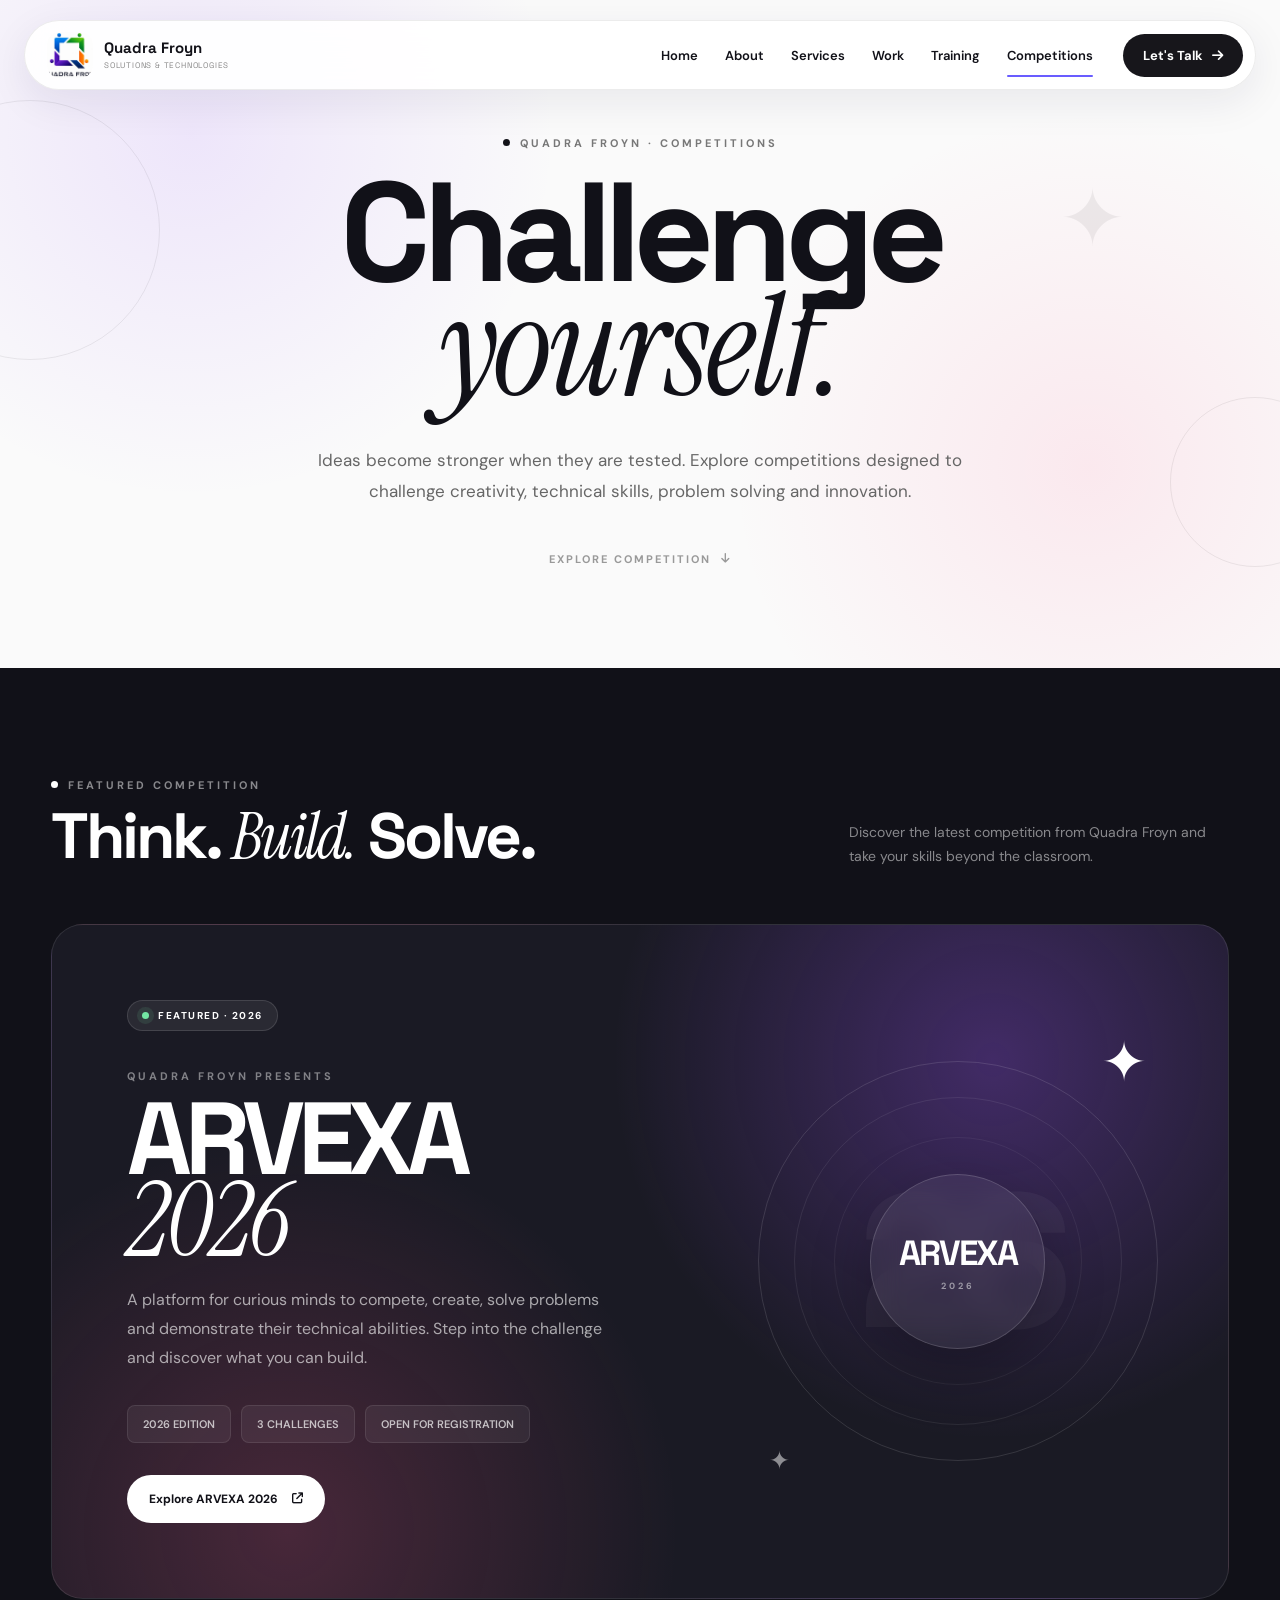
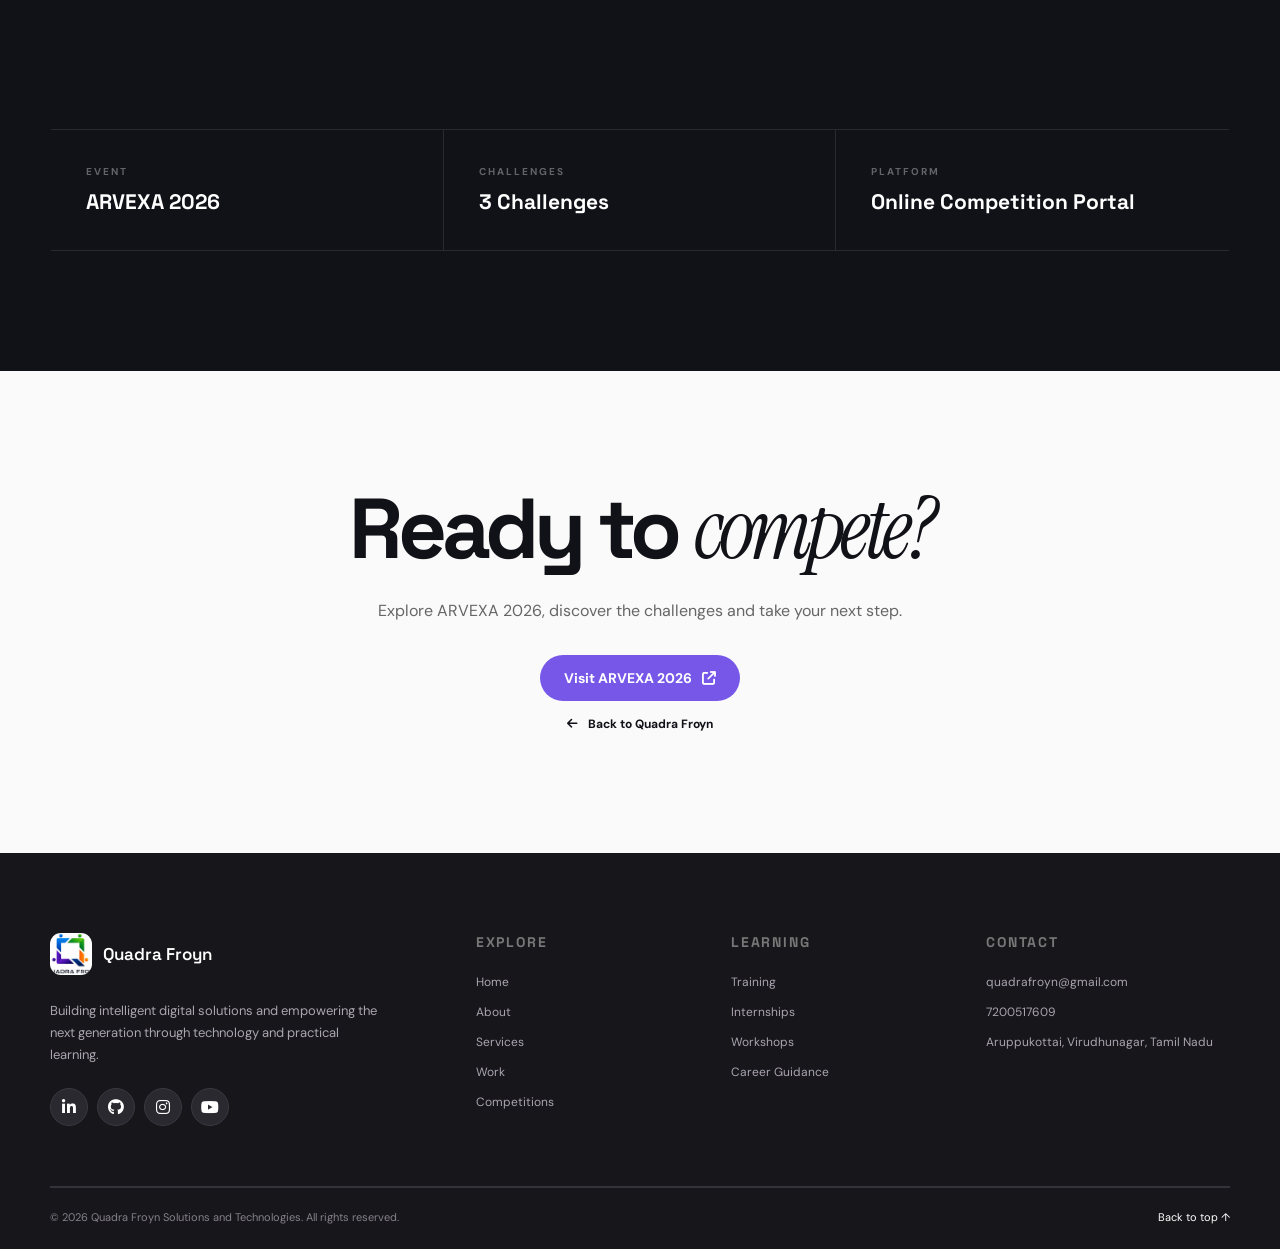
<file: competitions.html>
<!DOCTYPE html>
<html lang="en">
<head>

    <meta charset="UTF-8">
    <meta name="viewport" content="width=device-width, initial-scale=1.0">

    <title>Competitions | Quadra Froyn Solutions & Technologies</title>

    <meta name="description"
        content="Explore competitions and challenges organized by Quadra Froyn Solutions and Technologies.">

    <!-- GOOGLE FONTS -->
    <link rel="preconnect" href="https://fonts.googleapis.com">
    <link rel="preconnect" href="https://fonts.gstatic.com" crossorigin>

    <link href="https://fonts.googleapis.com/css2?family=DM+Sans:wght@400;500;600;700&family=Space+Grotesk:wght@400;500;600;700&family=Instrument+Serif:ital@0;1&display=swap"
        rel="stylesheet">

    <!-- FONT AWESOME -->
    <link rel="stylesheet"
        href="https://cdnjs.cloudflare.com/ajax/libs/font-awesome/6.5.1/css/all.min.css">

    <!-- YOUR MAIN CSS -->
    <link rel="stylesheet" href="css/style.css">
    <link rel="stylesheet" href="css/home-desktop.css">

    <style>

        /* =========================================================
           COMPETITIONS PAGE
        ========================================================= */

        * {
            box-sizing: border-box;
        }

        body {
            margin: 0;
            background: #fafafa;
            color: #111118;
            font-family: "DM Sans", sans-serif;
        }

        a {
            text-decoration: none;
        }

        .competition-page {
            overflow: hidden;
        }


        /* =========================================================
           HERO
        ========================================================= */

        .competition-hero {
            min-height: 72vh;
            position: relative;
            display: flex;
            align-items: center;
            overflow: hidden;

            background:
                radial-gradient(
                    circle at 15% 20%,
                    rgba(154, 91, 255, .13),
                    transparent 30%
                ),
                radial-gradient(
                    circle at 85% 70%,
                    rgba(255, 105, 150, .12),
                    transparent 30%
                ),
                #fafafa;
        }

        .competition-hero-container {
            width: min(1180px, 92%);
            margin: auto;

            position: relative;
            z-index: 2;

            padding: 130px 0 100px;
            text-align: center;
        }

        .competition-label {
            display: inline-flex;
            align-items: center;
            gap: 10px;

            font-size: 11px;
            font-weight: 700;
            letter-spacing: 3px;

            color: #777;
            margin-bottom: 25px;
        }

        .competition-label span {
            width: 7px;
            height: 7px;
            border-radius: 50%;
            background: #111118;
        }

        .competition-hero h1 {
            margin: 0;

            font-family: "Space Grotesk", sans-serif;

            font-size: clamp(65px, 11vw, 150px);
            line-height: .82;

            letter-spacing: -8px;
        }

        .competition-hero h1 em {
            display: block;

            font-family: "Instrument Serif", serif;
            font-weight: 400;
            font-style: italic;

            letter-spacing: -3px;
        }

        .competition-hero-description {
            max-width: 650px;

            margin: 40px auto 0;

            font-size: 17px;
            line-height: 1.8;

            color: #666;
        }

        .hero-scroll {
            margin-top: 45px;

            display: inline-flex;
            align-items: center;
            gap: 10px;

            font-size: 11px;
            font-weight: 700;
            letter-spacing: 2px;

            color: #999;
        }

        .hero-scroll i {
            animation: scrollArrow 1.7s infinite;
        }

        @keyframes scrollArrow {

            0% {
                transform: translateY(0);
            }

            50% {
                transform: translateY(6px);
            }

            100% {
                transform: translateY(0);
            }

        }


        /* =========================================================
           DECORATIVE ELEMENTS
        ========================================================= */

        .hero-shape {
            position: absolute;

            border: 1px solid rgba(0,0,0,.07);

            pointer-events: none;
        }

        .hero-shape-one {
            width: 260px;
            height: 260px;

            border-radius: 50%;

            top: 15%;
            left: -100px;
        }

        .hero-shape-two {
            width: 170px;
            height: 170px;

            border-radius: 50%;

            right: -60px;
            bottom: 15%;
        }

        .hero-star {
            position: absolute;

            font-size: 80px;

            color: rgba(0,0,0,.06);

            right: 12%;
            top: 25%;

            animation: starRotate 12s linear infinite;
        }

        @keyframes starRotate {

            from {
                transform: rotate(0deg);
            }

            to {
                transform: rotate(360deg);
            }

        }


        /* =========================================================
           COMPETITION LIST
        ========================================================= */

        .competition-list-section {
            padding: 110px 0 130px;

            background: #111118;
            color: white;
        }

        .competition-list-container {
            width: min(1180px, 92%);
            margin: auto;
        }

        .section-top {
            display: flex;
            justify-content: space-between;
            align-items: end;
            gap: 40px;

            margin-bottom: 55px;
        }

        .section-mini-label {
            display: flex;
            align-items: center;
            gap: 10px;

            font-size: 11px;
            font-weight: 700;
            letter-spacing: 3px;

            color: rgba(255,255,255,.5);
        }

        .section-mini-label span {
            width: 7px;
            height: 7px;

            border-radius: 50%;

            background: white;
        }

        .section-top h2 {
            margin: 12px 0 0;

            font-family: "Space Grotesk", sans-serif;

            font-size: clamp(40px, 5vw, 65px);
            line-height: 1;

            letter-spacing: -3px;
        }

        .section-top h2 em {
            font-family: "Instrument Serif", serif;
            font-weight: 400;
        }

        .section-top p {
            max-width: 380px;

            margin: 0;

            font-size: 14px;
            line-height: 1.7;

            color: rgba(255,255,255,.5);
        }


        /* =========================================================
           ARVEXA CARD
        ========================================================= */

        .arvexa-card {
            position: relative;

            min-height: 560px;

            display: grid;
            grid-template-columns: 1fr .85fr;

            overflow: hidden;

            border-radius: 32px;

            background:
                radial-gradient(
                    circle at 80% 20%,
                    rgba(157, 82, 255, .30),
                    transparent 35%
                ),
                radial-gradient(
                    circle at 20% 90%,
                    rgba(255, 92, 143, .20),
                    transparent 35%
                ),
                #1a1a24;

            border: 1px solid rgba(255,255,255,.10);

            transition:
                transform .5s ease,
                border-color .5s ease,
                box-shadow .5s ease;
        }

        .arvexa-card:hover {
            transform: translateY(-8px);

            border-color: rgba(255,255,255,.25);

            box-shadow:
                0 30px 80px rgba(0,0,0,.35);
        }


        /* =========================================================
           CARD CONTENT
        ========================================================= */

        .arvexa-content {
            position: relative;
            z-index: 3;

            padding: 75px;
        }

        .arvexa-status {
            display: inline-flex;
            align-items: center;
            gap: 9px;

            padding: 8px 14px;

            border-radius: 50px;

            background: rgba(255,255,255,.07);
            border: 1px solid rgba(255,255,255,.12);

            font-size: 10px;
            font-weight: 700;
            letter-spacing: 1.5px;
        }

        .status-dot {
            width: 7px;
            height: 7px;

            border-radius: 50%;

            background: #73e6a3;

            box-shadow:
                0 0 0 5px rgba(115,230,163,.10);

            animation: statusPulse 2s infinite;
        }

        @keyframes statusPulse {

            0% {
                opacity: 1;
            }

            50% {
                opacity: .45;
            }

            100% {
                opacity: 1;
            }

        }

        .arvexa-presented {
            margin-top: 38px;

            font-size: 11px;
            font-weight: 700;

            letter-spacing: 3px;

            color: rgba(255,255,255,.45);
        }

        .arvexa-title {
            margin: 15px 0 25px;

            font-family: "Space Grotesk", sans-serif;

            font-size: clamp(65px, 8vw, 115px);
            line-height: .8;

            letter-spacing: -7px;
        }

        .arvexa-title span {
            display: block;

            font-family: "Instrument Serif", serif;

            font-style: italic;
            font-weight: 400;

            letter-spacing: -2px;
        }

        .arvexa-description {
            max-width: 560px;

            font-size: 16px;
            line-height: 1.8;

            color: rgba(255,255,255,.62);
        }


        /* =========================================================
           META
        ========================================================= */

        .arvexa-meta {
            display: flex;
            flex-wrap: wrap;

            gap: 10px;

            margin: 32px 0;
        }

        .meta-item {
            padding: 11px 15px;

            border-radius: 8px;

            background: rgba(255,255,255,.06);
            border: 1px solid rgba(255,255,255,.09);

            font-size: 11px;
            font-weight: 600;

            color: rgba(255,255,255,.7);
        }


        /* =========================================================
           BUTTON
        ========================================================= */

        .arvexa-button {
            display: inline-flex;
            align-items: center;
            gap: 14px;

            padding: 16px 22px;

            border-radius: 50px;

            background: white;
            color: #111118;

            font-size: 12px;
            font-weight: 700;

            transition:
                transform .3s ease,
                gap .3s ease;
        }

        .arvexa-button:hover {
            transform: translateY(-3px);
            gap: 20px;
        }

        .arvexa-button i {
            font-size: 11px;
        }


        /* =========================================================
           ARVEXA VISUAL
        ========================================================= */

        .arvexa-visual {
            position: relative;

            min-height: 560px;

            display: flex;
            align-items: center;
            justify-content: center;
        }

        .visual-ring {
            position: absolute;

            width: 400px;
            height: 400px;

            border-radius: 50%;

            border: 1px solid rgba(255,255,255,.12);
        }

        .visual-ring::before {
            content: "";

            position: absolute;

            inset: 35px;

            border-radius: 50%;

            border: 1px solid rgba(255,255,255,.08);
        }

        .visual-ring::after {
            content: "";

            position: absolute;

            inset: 75px;

            border-radius: 50%;

            border: 1px solid rgba(255,255,255,.06);
        }

        .visual-year {
            position: absolute;

            font-family: "Space Grotesk", sans-serif;

            font-size: 190px;
            font-weight: 700;

            line-height: 1;

            color: rgba(255,255,255,.045);

            letter-spacing: -15px;
        }

        .visual-center {
            position: relative;
            z-index: 2;

            width: 175px;
            height: 175px;

            border-radius: 50%;

            display: flex;
            flex-direction: column;
            align-items: center;
            justify-content: center;

            background: rgba(255,255,255,.06);

            border: 1px solid rgba(255,255,255,.16);

            backdrop-filter: blur(15px);

            box-shadow:
                0 20px 60px rgba(0,0,0,.25);

            animation: visualFloat 5s ease-in-out infinite;
        }

        .visual-center strong {
            font-family: "Space Grotesk", sans-serif;

            font-size: 35px;
            letter-spacing: -2px;
        }

        .visual-center span {
            margin-top: 5px;

            font-size: 9px;
            font-weight: 700;

            letter-spacing: 3px;

            color: rgba(255,255,255,.5);
        }

        .visual-star {
            position: absolute;

            font-size: 55px;

            color: white;

            top: 15%;
            right: 15%;

            animation: starFloat 4s ease-in-out infinite;
        }

        .visual-star-two {
            position: absolute;

            font-size: 25px;

            color: rgba(255,255,255,.5);

            bottom: 18%;
            left: 15%;

            animation: starFloat 3s ease-in-out infinite reverse;
        }

        @keyframes visualFloat {

            0%,
            100% {
                transform: translateY(0);
            }

            50% {
                transform: translateY(-14px);
            }

        }

        @keyframes starFloat {

            0%,
            100% {
                transform: translateY(0) rotate(0);
            }

            50% {
                transform: translateY(-10px) rotate(10deg);
            }

        }


        /* =========================================================
           INFORMATION STRIP
        ========================================================= */

        .competition-info {
            padding: 0 0 120px;

            background: #111118;
        }

        .info-grid {
            display: grid;

            grid-template-columns:
                repeat(3, 1fr);

            border-top: 1px solid rgba(255,255,255,.1);
            border-bottom: 1px solid rgba(255,255,255,.1);
        }

        .info-item {
            padding: 35px;

            border-right: 1px solid rgba(255,255,255,.1);
        }

        .info-item:last-child {
            border-right: none;
        }

        .info-item span {
            display: block;

            margin-bottom: 10px;

            font-size: 10px;
            font-weight: 700;

            letter-spacing: 2px;

            color: rgba(255,255,255,.35);
        }

        .info-item strong {
            font-family: "Space Grotesk", sans-serif;

            font-size: 21px;

            color: white;
        }


        /* =========================================================
           BOTTOM CTA
        ========================================================= */

        .competition-cta {
            padding: 120px 0;

            background: #fafafa;

            text-align: center;
        }

        .competition-cta-container {
            width: min(800px, 90%);
            margin: auto;
        }

        .competition-cta h2 {
            margin: 0;

            font-family: "Space Grotesk", sans-serif;

            font-size: clamp(45px, 7vw, 85px);

            line-height: .9;

            letter-spacing: -5px;
        }

        .competition-cta h2 em {
            font-family: "Instrument Serif", serif;

            font-weight: 400;
            font-style: italic;
        }

        .competition-cta p {
            max-width: 550px;

            margin: 30px auto;

            color: #666;

            line-height: 1.7;
        }

        .back-home {
            display: inline-flex;
            align-items: center;
            gap: 10px;

            margin-top: 15px;

            color: #111118;

            font-size: 12px;
            font-weight: 700;
        }

        .back-home:hover {
            text-decoration: underline;
        }


        /* =========================================================
           RESPONSIVE
        ========================================================= */

        @media (max-width: 900px) {

            .competition-hero-container {
                padding: 110px 0 80px;
            }

            .arvexa-card {
                grid-template-columns: 1fr;
            }

            .arvexa-content {
                padding: 55px 40px;
            }

            .arvexa-visual {
                min-height: 420px;
            }

            .visual-ring {
                width: 300px;
                height: 300px;
            }

            .visual-year {
                font-size: 145px;
            }

        }


        @media (max-width: 650px) {

            .competition-hero h1 {
                letter-spacing: -5px;
            }

            .competition-hero-description {
                font-size: 15px;
            }

            .section-top {
                display: block;
            }

            .section-top p {
                margin-top: 20px;
            }

            .arvexa-content {
                padding: 45px 25px;
            }

            .arvexa-title {
                font-size: 70px;
                letter-spacing: -5px;
            }

            .arvexa-description {
                font-size: 14px;
            }

            .arvexa-visual {
                min-height: 350px;
            }

            .visual-ring {
                width: 250px;
                height: 250px;
            }

            .visual-center {
                width: 135px;
                height: 135px;
            }

            .visual-center strong {
                font-size: 27px;
            }

            .visual-year {
                font-size: 110px;
            }

            .visual-star {
                right: 8%;
            }

            .info-grid {
                grid-template-columns: 1fr;
            }

            .info-item {
                border-right: none;
                border-bottom: 1px solid rgba(255,255,255,.1);
            }

            .info-item:last-child {
                border-bottom: none;
            }

            .competition-cta {
                padding: 90px 0;
            }

        }

    </style>

</head>


<body>


<!-- =========================================================
     NAVBAR
========================================================= -->

<header class="navbar" id="navbar">

    <a href="index.html" class="logo-area">

        <img src="images/logo (2).jpg"
             alt="Quadra Froyn Logo">

        <div>

            <strong>Quadra Froyn</strong>

            <span>
                Solutions & Technologies
            </span>

        </div>

    </a>


    <nav class="desktop-nav">

        <a href="index.html">
            Home
        </a>

        <a href="about.html">
            About
        </a>

        <a href="services.html">
            Services
        </a>

        <a href="work.html">
            Work
        </a>

        <a href="training.html">
            Training
        </a>

        <a href="competitions.html" class="active">
            Competitions
        </a>

    </nav>


    <a href="contact.html" class="nav-button">

        Let's Talk

        <i class="fa-solid fa-arrow-right"></i>

    </a>


    <button class="menu-button" id="menuButton">

        <i class="fa-solid fa-bars"></i>

    </button>

</header>



<!-- =========================================================
     MOBILE MENU
========================================================= -->

<div class="mobile-menu" id="mobileMenu">

    <button class="close-menu" id="closeMenu">

        <i class="fa-solid fa-xmark"></i>

    </button>

    <a href="index.html">
        Home
    </a>

    <a href="about.html">
        About
    </a>

    <a href="services.html">
        Services
    </a>

    <a href="work.html">
        Work
    </a>

    <a href="training.html">
        Training
    </a>

    <a href="competitions.html">
        Competitions
    </a>

    <a href="contact.html">
        Contact
    </a>

</div>



<main class="competition-page">


<!-- =========================================================
     HERO
========================================================= -->

<section class="competition-hero">

    <div class="hero-shape hero-shape-one"></div>

    <div class="hero-shape hero-shape-two"></div>

    <div class="hero-star">
        ✦
    </div>


    <div class="competition-hero-container">

        <div class="competition-label">

            <span></span>

            QUADRA FROYN · COMPETITIONS

        </div>


        <h1>

            Challenge
            <em>yourself.</em>

        </h1>


        <p class="competition-hero-description">

            Ideas become stronger when they are tested.
            Explore competitions designed to challenge
            creativity, technical skills, problem solving
            and innovation.

        </p>


        <a href="#competitions"
           class="hero-scroll">

            EXPLORE COMPETITION

            <i class="fa-solid fa-arrow-down"></i>

        </a>

    </div>

</section>



<!-- =========================================================
     COMPETITION SECTION
========================================================= -->

<section class="competition-list-section"
         id="competitions">

    <div class="competition-list-container">


        <div class="section-top">

            <div>

                <div class="section-mini-label">

                    <span></span>

                    FEATURED COMPETITION

                </div>


                <h2>

                    Think.
                    <em>Build.</em>
                    Solve.

                </h2>

            </div>


            <p>

                Discover the latest competition from
                Quadra Froyn and take your skills beyond
                the classroom.

            </p>

        </div>



        <!-- =================================================
             ARVEXA 2026 CARD
        ================================================= -->

        <a href=" https://arvexacompleted.vercel.app"
           target="_blank"
           rel="noopener noreferrer"
           class="arvexa-card">


            <div class="arvexa-content">


                <div class="arvexa-status">

                    <span class="status-dot"></span>

                    FEATURED · 2026

                </div>


                <div class="arvexa-presented">

                    QUADRA FROYN PRESENTS

                </div>


                <h3 class="arvexa-title">

                    ARVEXA

                    <span>
                        2026
                    </span>

                </h3>


                <p class="arvexa-description">

                    A platform for curious minds to
                    compete, create, solve problems and
                    demonstrate their technical abilities.

                    Step into the challenge and discover
                    what you can build.

                </p>


                <div class="arvexa-meta">

                    <div class="meta-item">
                        2026 EDITION
                    </div>

                    <div class="meta-item">
                        3 CHALLENGES
                    </div>

                    <div class="meta-item">
                        OPEN FOR REGISTRATION
                    </div>

                </div>


                <span class="arvexa-button">

                    Explore ARVEXA 2026

                    <i class="fa-solid fa-arrow-up-right-from-square"></i>

                </span>


            </div>



            <!-- VISUAL -->

            <div class="arvexa-visual">

                <div class="visual-ring"></div>

                <div class="visual-year">
                    26
                </div>

                <div class="visual-center">

                    <strong>
                        ARVEXA
                    </strong>

                    <span>
                        2026
                    </span>

                </div>


                <div class="visual-star">
                    ✦
                </div>

                <div class="visual-star-two">
                    ✦
                </div>

            </div>


        </a>

    </div>

</section>



<!-- =========================================================
     INFORMATION
========================================================= -->

<section class="competition-info">

    <div class="competition-list-container">

        <div class="info-grid">


            <div class="info-item">

                <span>
                    EVENT
                </span>

                <strong>
                    ARVEXA 2026
                </strong>

            </div>


            <div class="info-item">

                <span>
                    CHALLENGES
                </span>

                <strong>
                    3 Challenges
                </strong>

            </div>


            <div class="info-item">

                <span>
                    PLATFORM
                </span>

                <strong>
                    Online Competition Portal
                </strong>

            </div>


        </div>

    </div>

</section>



<!-- =========================================================
     CTA
========================================================= -->

<section class="competition-cta">

    <div class="competition-cta-container">


        <h2>

            Ready to
            <em>compete?</em>

        </h2>


        <p>

            Explore ARVEXA 2026, discover the challenges
            and take your next step.

        </p>


        <a href="https://arvexacompleted.vercel.app/"
           target="_blank"
           rel="noopener noreferrer"
           class="button primary-button">

            Visit ARVEXA 2026

            <i class="fa-solid fa-arrow-up-right-from-square"></i>

        </a>


        <br>


        <a href="index.html"
           class="back-home">

            <i class="fa-solid fa-arrow-left"></i>

            Back to Quadra Froyn

        </a>

    </div>

</section>


</main>



<!-- =========================================================
     FOOTER
========================================================= -->

<footer class="footer">

    <div class="container">

        <div class="footer-grid">


            <div class="footer-brand">

                <a href="index.html"
                   class="footer-logo">

                    <img src="images/logo (2).jpg"
                         alt="Quadra Froyn">

                    <span>
                        Quadra Froyn
                    </span>

                </a>


                <p>

                    Building intelligent digital solutions
                    and empowering the next generation
                    through technology and practical learning.

                </p>


                <div class="social-links">

                    <a href="https://www.linkedin.com/company/quadrafroynsolutions"
                       target="_blank"
                       rel="noopener">

                        <i class="fa-brands fa-linkedin-in"></i>

                    </a>


                    <a href="https://github.com/quadrafroyn2026"
                       target="_blank"
                       rel="noopener">

                        <i class="fa-brands fa-github"></i>

                    </a>


                    <a href="https://www.instagram.com/quadrafroyn_/"
                       target="_blank"
                       rel="noopener">

                        <i class="fa-brands fa-instagram"></i>

                    </a>


                    <a href="https://www.youtube.com/@QuadraFroynSolutions"
                       target="_blank"
                       rel="noopener">

                        <i class="fa-brands fa-youtube"></i>

                    </a>

                </div>

            </div>



            <div class="footer-column">

                <h4>
                    Explore
                </h4>

                <a href="index.html">
                    Home
                </a>

                <a href="about.html">
                    About
                </a>

                <a href="services.html">
                    Services
                </a>

                <a href="work.html">
                    Work
                </a>

                <a href="competitions.html">
                    Competitions
                </a>

            </div>



            <div class="footer-column">

                <h4>
                    Learning
                </h4>

                <a href="training.html">
                    Training
                </a>

                <a href="training.html">
                    Internships
                </a>

                <a href="training.html">
                    Workshops
                </a>

                <a href="training.html">
                    Career Guidance
                </a>

            </div>



            <div class="footer-column">

                <h4>
                    Contact
                </h4>

                <a href="mailto:quadrafroyn@gmail.com">
                    quadrafroyn@gmail.com
                </a>

                <a href="tel:+917200517609">
                    7200517609
                </a>

                <span>
                    Aruppukottai,
                    Virudhunagar,
                    Tamil Nadu
                </span>

            </div>


        </div>



        <div class="footer-bottom">

            <span>

                © 2026 Quadra Froyn Solutions and Technologies.
                All rights reserved.

            </span>


            <a href="#top">

                Back to top ↑

            </a>

        </div>


    </div>

</footer>



<!-- =========================================================
     SCRIPT
========================================================= -->

<script src="js/script.js"></script>

</body>
</html>
</file>
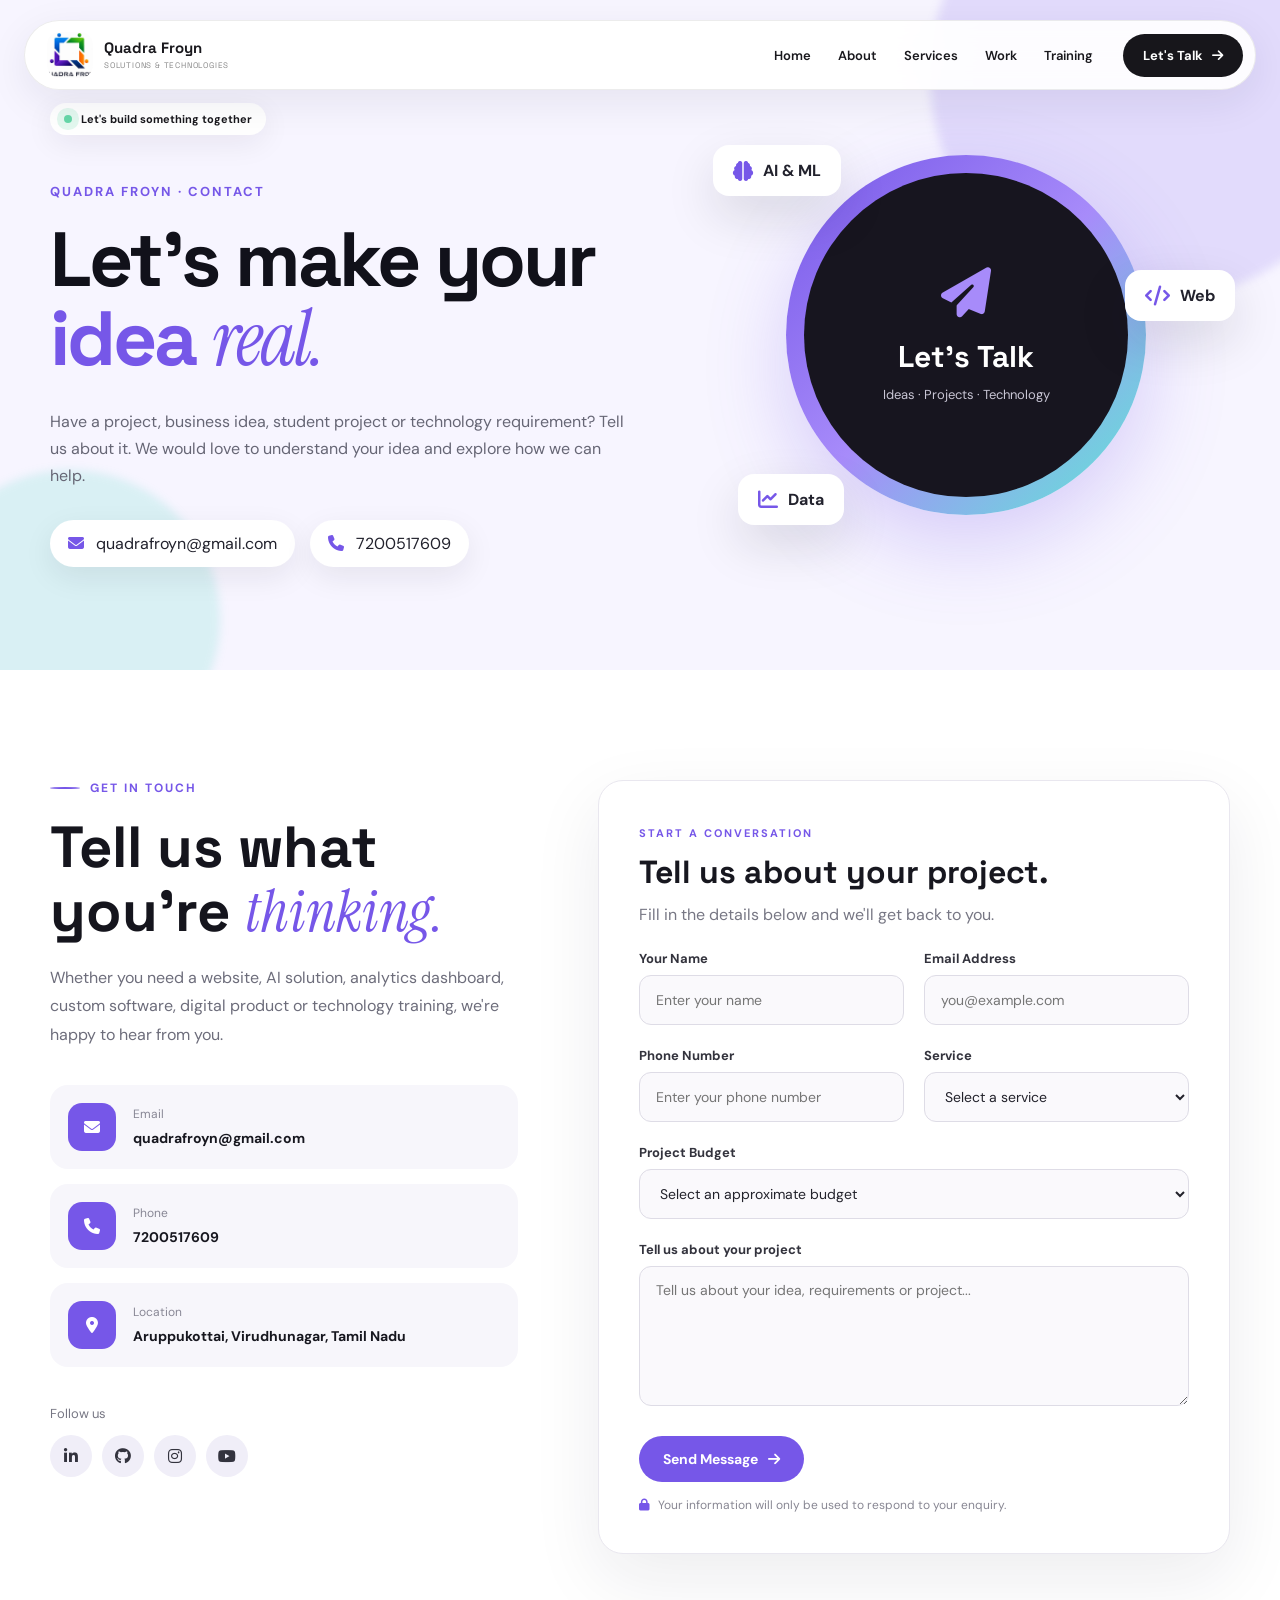
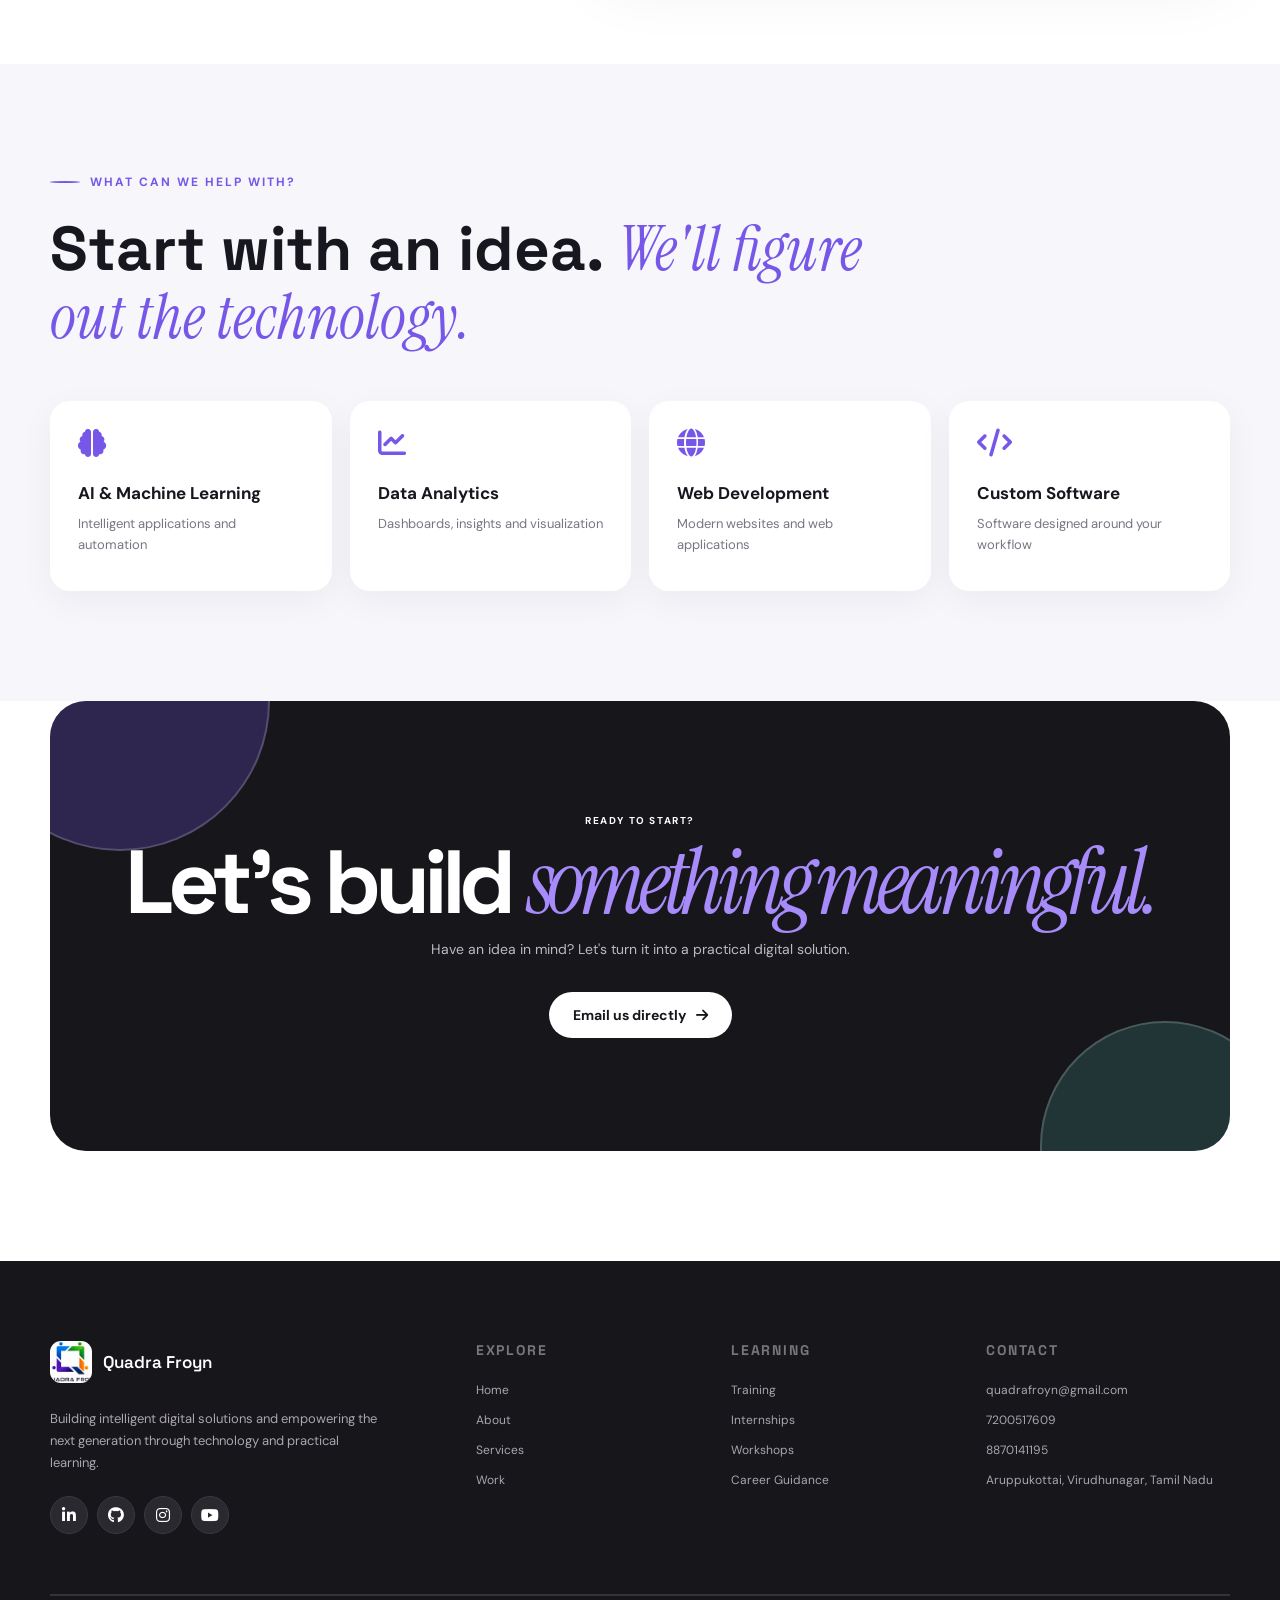
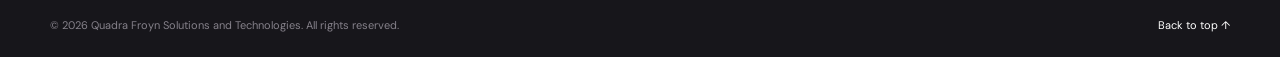
<file: contact.html>
<!DOCTYPE html>
<html lang="en">

<head>

    <meta charset="UTF-8">
    <meta name="viewport" content="width=device-width, initial-scale=1.0">

    <title>Contact | Quadra Froyn Solutions & Technologies</title>

    <meta name="description"
          content="Contact Quadra Froyn Solutions and Technologies for AI, data analytics, web development, custom software, digital solutions and technology training.">

    <!-- GOOGLE FONTS -->
    <link rel="preconnect" href="https://fonts.googleapis.com">
    <link rel="preconnect" href="https://fonts.gstatic.com" crossorigin>

    <link href="https://fonts.googleapis.com/css2?family=DM+Sans:wght@400;500;600;700&family=Space+Grotesk:wght@400;500;600;700&family=Instrument+Serif:ital@0;1&display=swap"
          rel="stylesheet">

    <!-- FONT AWESOME -->
    <link rel="stylesheet"
          href="https://cdnjs.cloudflare.com/ajax/libs/font-awesome/6.5.1/css/all.min.css">

    <!-- MAIN CSS -->
    <link rel="stylesheet" href="css/style.css">
    <link rel="stylesheet" href="css/home-desktop.css">

</head>

<body>

<!-- =====================================================
     NAVBAR
===================================================== -->

<header class="navbar" id="navbar">

    <a href="index.html" class="logo-area">

        <img src="images/logo (2).jpg"
             alt="Quadra Froyn Logo">

        <div>
            <strong>Quadra Froyn</strong>
            <span>Solutions & Technologies</span>
        </div>

    </a>

    <nav class="desktop-nav" aria-label="Main navigation">

        <a href="index.html">Home</a>
        <a href="about.html">About</a>
        <a href="services.html">Services</a>
        <a href="work.html">Work</a>
        <a href="training.html">Training</a>

    </nav>

    <a href="contact.html" class="nav-button">
        Let's Talk
        <i class="fa-solid fa-arrow-right"></i>
    </a>

    <button class="menu-button"
            id="menuButton"
            type="button"
            aria-label="Open menu"
            aria-controls="mobileMenu"
            aria-expanded="false">

        <i class="fa-solid fa-bars"></i>

    </button>

</header>


<!-- =====================================================
     MOBILE MENU
===================================================== -->

<div class="mobile-menu" id="mobileMenu">

    <button class="close-menu"
            id="closeMenu"
            type="button"
            aria-label="Close menu">

        <i class="fa-solid fa-xmark"></i>

    </button>

    <a href="index.html">Home</a>
    <a href="about.html">About</a>
    <a href="services.html">Services</a>
    <a href="work.html">Work</a>
    <a href="training.html">Training</a>
    <a href="contact.html" class="active">Contact</a>

</div>


<!-- =====================================================
     MAIN
===================================================== -->

<main>

<!-- =====================================================
     CONTACT HERO
===================================================== -->

<section class="contact-hero">

    <div class="contact-glow contact-glow-one"></div>
    <div class="contact-glow contact-glow-two"></div>

    <div class="container contact-hero-container">

        <div class="contact-hero-content">

            <div class="availability">

                <span></span>

                Let's build something together

            </div>

            <p class="hero-small">
                QUADRA FROYN · CONTACT
            </p>

            <h1>
                Let's make your
                <span class="highlight">idea</span>
                <em>real.</em>
            </h1>

            <p class="hero-description">

                Have a project, business idea, student project
                or technology requirement? Tell us about it.
                We would love to understand your idea and
                explore how we can help.

            </p>

            <div class="contact-quick-links">

                <a href="mailto:quadrafroyn@gmail.com">

                    <i class="fa-solid fa-envelope"></i>

                    <span>
                        quadrafroyn@gmail.com
                    </span>

                </a>

                <a href="tel:+917200517609">

                    <i class="fa-solid fa-phone"></i>

                    <span>
                        7200517609
                    </span>

                </a>

            </div>

        </div>


        <!-- HERO VISUAL -->

        <div class="contact-hero-visual">

            <div class="contact-circle">

                <div class="contact-circle-inner">

                    <i class="fa-solid fa-paper-plane"></i>

                    <strong>
                        Let's Talk
                    </strong>

                    <span>
                        Ideas · Projects · Technology
                    </span>

                </div>

            </div>

            <div class="contact-floating-card contact-card-one">

                <i class="fa-solid fa-brain"></i>

                <span>
                    AI & ML
                </span>

            </div>

            <div class="contact-floating-card contact-card-two">

                <i class="fa-solid fa-code"></i>

                <span>
                    Web
                </span>

            </div>

            <div class="contact-floating-card contact-card-three">

                <i class="fa-solid fa-chart-line"></i>

                <span>
                    Data
                </span>

            </div>

        </div>

    </div>

</section>


<!-- =====================================================
     CONTACT SECTION
===================================================== -->

<section class="contact-section section-padding">

    <div class="container">

        <div class="contact-grid">


            <!-- =================================================
                 CONTACT INFORMATION
            ================================================= -->

            <div class="contact-info">

                <div class="section-label">

                    <span></span>

                    GET IN TOUCH

                </div>

                <h2>
                    Tell us what you're
                    <em>thinking.</em>
                </h2>

                <p>

                    Whether you need a website, AI solution,
                    analytics dashboard, custom software,
                    digital product or technology training,
                    we're happy to hear from you.

                </p>


                <div class="contact-info-list">


                    <!-- EMAIL -->

                    <a href="mailto:quadrafroyn@gmail.com"
                       class="contact-info-item">

                        <div class="contact-info-icon">

                            <i class="fa-solid fa-envelope"></i>

                        </div>

                        <div>

                            <span>Email</span>

                            <strong>
                                quadrafroyn@gmail.com
                            </strong>

                        </div>

                    </a>


                    <!-- PHONE 1 -->

                    <a href="tel:+917200517609"
                       class="contact-info-item">

                        <div class="contact-info-icon">

                            <i class="fa-solid fa-phone"></i>

                        </div>

                        <div>

                            <span>Phone</span>

                            <strong>
                                7200517609
                            </strong>

                        </div>

                    </a>


                    <!-- PHONE 2 -->

                    


                    <!-- LOCATION -->

                    <div class="contact-info-item">

                        <div class="contact-info-icon">

                            <i class="fa-solid fa-location-dot"></i>

                        </div>

                        <div>

                            <span>Location</span>

                            <strong>
                                Aruppukottai, Virudhunagar,
                                Tamil Nadu
                            </strong>

                        </div>

                    </div>

                </div>


                <!-- SOCIAL LINKS -->

                <div class="contact-social">

                    <span>
                        Follow us
                    </span>

                    <div>

                        <a href="https://www.linkedin.com/company/quadrafroynsolutions"
                           target="_blank"
                           rel="noopener noreferrer"
                           aria-label="LinkedIn">

                            <i class="fa-brands fa-linkedin-in"></i>

                        </a>

                        <a href="https://github.com/quadrafroyn2026"
                           target="_blank"
                           rel="noopener noreferrer"
                           aria-label="GitHub">

                            <i class="fa-brands fa-github"></i>

                        </a>

                        <a href="https://www.instagram.com/quadrafroyn_/"
                           target="_blank"
                           rel="noopener noreferrer"
                           aria-label="Instagram">

                            <i class="fa-brands fa-instagram"></i>

                        </a>

                        <a href="https://www.youtube.com/@QuadraFroynSolutions"
                           target="_blank"
                           rel="noopener noreferrer"
                           aria-label="YouTube">

                            <i class="fa-brands fa-youtube"></i>

                        </a>

                    </div>

                </div>

            </div>


            <!-- =================================================
                 CONTACT FORM
            ================================================= -->

            <div class="contact-form-wrapper">

                <div class="contact-form-header">

                    <span>
                        START A CONVERSATION
                    </span>

                    <h3>
                        Tell us about your project.
                    </h3>

                    <p>
                        Fill in the details below and we'll
                        get back to you.
                    </p>

                </div>


                <!-- WEB3FORMS CONTACT FORM -->

                <form class="contact-form"
                      action="https://api.web3forms.com/submit"
                      method="POST">


                    <!-- WEB3FORMS ACCESS KEY -->

                    <input type="hidden"
                           name="access_key"
                           value="ec361dc1-ffba-401b-8899-d74d3f16cca2">


                    <!-- EMAIL SUBJECT -->

                    <input type="hidden"
                           name="subject"
                           value="New Enquiry - Quadra Froyn Solutions & Technologies">


                    <!-- EMAIL SENDER -->

                    <input type="hidden"
                           name="from_name"
                           value="Quadra Froyn Website">


                    <!-- REPLY TO -->

                    <input type="hidden"
                           name="replyto"
                           value="">


                    <!-- SPAM PROTECTION -->

                    <input type="checkbox"
                           name="botcheck"
                           style="display:none;">


                    <!-- NAME + EMAIL -->

                    <div class="form-row">

                        <div class="form-group">

                            <label for="name">
                                Your Name
                            </label>

                            <input
                                type="text"
                                id="name"
                                name="name"
                                placeholder="Enter your name"
                                autocomplete="name"
                                required>

                        </div>


                        <div class="form-group">

                            <label for="email">
                                Email Address
                            </label>

                            <input
                                type="email"
                                id="email"
                                name="email"
                                placeholder="you@example.com"
                                autocomplete="email"
                                required>

                        </div>

                    </div>


                    <!-- PHONE + SERVICE -->

                    <div class="form-row">

                        <div class="form-group">

                            <label for="phone">
                                Phone Number
                            </label>

                            <input
                                type="tel"
                                id="phone"
                                name="phone"
                                placeholder="Enter your phone number"
                                autocomplete="tel">

                        </div>


                        <div class="form-group">

                            <label for="service">
                                Service
                            </label>

                            <select
                                id="service"
                                name="service"
                                required>

                                <option value="">
                                    Select a service
                                </option>

                                <option value="AI Solutions">
                                    AI Solutions
                                </option>

                                <option value="Data Analytics">
                                    Data Analytics
                                </option>

                                <option value="Web Development">
                                    Web Development
                                </option>

                                <option value="Custom Software">
                                    Custom Software
                                </option>

                                <option value="Digital Solutions">
                                    Digital Solutions
                                </option>

                                <option value="Technology Training">
                                    Technology Training
                                </option>

                                <option value="Other">
                                    Other
                                </option>

                            </select>

                        </div>

                    </div>


                    <!-- BUDGET -->

                    <div class="form-group">

                        <label for="budget">
                            Project Budget
                        </label>

                        <select
                            id="budget"
                            name="budget">

                            <option value="">
                                Select an approximate budget
                            </option>

                            <option value="Below ₹25,000">
                                Below ₹25,000
                            </option>

                            <option value="₹25,000 - ₹50,000">
                                ₹25,000 - ₹50,000
                            </option>

                            <option value="₹50,000 - ₹1,00,000">
                                ₹50,000 - ₹1,00,000
                            </option>

                            <option value="Above ₹1,00,000">
                                Above ₹1,00,000
                            </option>

                            <option value="Not decided">
                                Not decided
                            </option>

                        </select>

                    </div>


                    <!-- MESSAGE -->

                    <div class="form-group">

                        <label for="message">
                            Tell us about your project
                        </label>

                        <textarea
                            id="message"
                            name="message"
                            rows="6"
                            placeholder="Tell us about your idea, requirements or project..."
                            required></textarea>

                    </div>


                    <!-- SUBMIT -->

                    <button
                        type="submit"
                        class="button primary-button form-submit">

                        Send Message

                        <i class="fa-solid fa-arrow-right"></i>

                    </button>


                    <p class="form-note">

                        <i class="fa-solid fa-lock"></i>

                        Your information will only be used
                        to respond to your enquiry.

                    </p>

                </form>

            </div>

        </div>

    </div>

</section>


<!-- =====================================================
     SERVICES QUICK SECTION
===================================================== -->

<section class="contact-services section-padding">

    <div class="container">

        <div class="section-label">

            <span></span>

            WHAT CAN WE HELP WITH?

        </div>

        <h2 class="contact-services-title">

            Start with an idea.

            <em>
                We'll figure out the technology.
            </em>

        </h2>


        <div class="contact-service-grid">


            <a href="services.html"
               class="contact-service-card">

                <i class="fa-solid fa-brain"></i>

                <strong>
                    AI & Machine Learning
                </strong>

                <span>
                    Intelligent applications and automation
                </span>

            </a>


            <a href="services.html"
               class="contact-service-card">

                <i class="fa-solid fa-chart-line"></i>

                <strong>
                    Data Analytics
                </strong>

                <span>
                    Dashboards, insights and visualization
                </span>

            </a>


            <a href="services.html"
               class="contact-service-card">

                <i class="fa-solid fa-globe"></i>

                <strong>
                    Web Development
                </strong>

                <span>
                    Modern websites and web applications
                </span>

            </a>


            <a href="services.html"
               class="contact-service-card">

                <i class="fa-solid fa-code"></i>

                <strong>
                    Custom Software
                </strong>

                <span>
                    Software designed around your workflow
                </span>

            </a>

        </div>

    </div>

</section>


<!-- =====================================================
     CTA
===================================================== -->

<section class="cta-section">

    <div class="container">

        <div class="cta-box">

            <div class="cta-decoration decoration-one"></div>
            <div class="cta-decoration decoration-two"></div>

            <p>
                READY TO START?
            </p>

            <h2>

                Let's build

                <em>
                    something meaningful.
                </em>

            </h2>

            <p class="cta-text">

                Have an idea in mind?
                Let's turn it into a practical digital solution.

            </p>

            <a href="mailto:quadrafroyn@gmail.com"
               class="button white-button">

                Email us directly

                <i class="fa-solid fa-arrow-right"></i>

            </a>

        </div>

    </div>

</section>

</main>


<!-- =====================================================
     FOOTER
===================================================== -->

<footer class="footer">

    <div class="container">

        <div class="footer-grid">


            <!-- FOOTER BRAND -->

            <div class="footer-brand">

                <a href="index.html"
                   class="footer-logo">

                    <img src="images/logo (2).jpg"
                         alt="Quadra Froyn">

                    <span>
                        Quadra Froyn
                    </span>

                </a>

                <p>

                    Building intelligent digital solutions
                    and empowering the next generation
                    through technology and practical learning.

                </p>


                <div class="social-links">

                    <a href="https://www.linkedin.com/company/quadrafroynsolutions"
                       target="_blank"
                       rel="noopener noreferrer"
                       aria-label="LinkedIn">

                        <i class="fa-brands fa-linkedin-in"></i>

                    </a>


                    <a href="https://github.com/quadrafroyn2026"
                       target="_blank"
                       rel="noopener noreferrer"
                       aria-label="GitHub">

                        <i class="fa-brands fa-github"></i>

                    </a>


                    <a href="https://www.instagram.com/quadrafroyn_/"
                       target="_blank"
                       rel="noopener noreferrer"
                       aria-label="Instagram">

                        <i class="fa-brands fa-instagram"></i>

                    </a>


                    <a href="https://www.youtube.com/@QuadraFroynSolutions"
                       target="_blank"
                       rel="noopener noreferrer"
                       aria-label="YouTube">

                        <i class="fa-brands fa-youtube"></i>

                    </a>

                </div>

            </div>


            <!-- EXPLORE -->

            <div class="footer-column">

                <h4>
                    Explore
                </h4>

                <a href="index.html">
                    Home
                </a>

                <a href="about.html">
                    About
                </a>

                <a href="services.html">
                    Services
                </a>

                <a href="work.html">
                    Work
                </a>

            </div>


            <!-- LEARNING -->

            <div class="footer-column">

                <h4>
                    Learning
                </h4>

                <a href="training.html">
                    Training
                </a>

                <a href="training.html">
                    Internships
                </a>

                <a href="training.html">
                    Workshops
                </a>

                <a href="training.html">
                    Career Guidance
                </a>

            </div>


            <!-- CONTACT -->

            <div class="footer-column">

                <h4>
                    Contact
                </h4>

                <a href="mailto:quadrafroyn@gmail.com">
                    quadrafroyn@gmail.com
                </a>

                <a href="tel:+917200517609">
                    7200517609
                </a>

                <a href="tel:+918870141195">
                    8870141195
                </a>

                <span>
                    Aruppukottai,
                    Virudhunagar,
                    Tamil Nadu
                </span>

            </div>

        </div>


        <!-- FOOTER BOTTOM -->

        <div class="footer-bottom">

            <span>
                © 2026 Quadra Froyn Solutions and Technologies.
                All rights reserved.
            </span>

            <a href="#navbar">
                Back to top ↑
            </a>

        </div>

    </div>

</footer>


<!-- =====================================================
     JAVASCRIPT
===================================================== -->

<script src="js/script.js"></script>

</body>
</html>
</file>
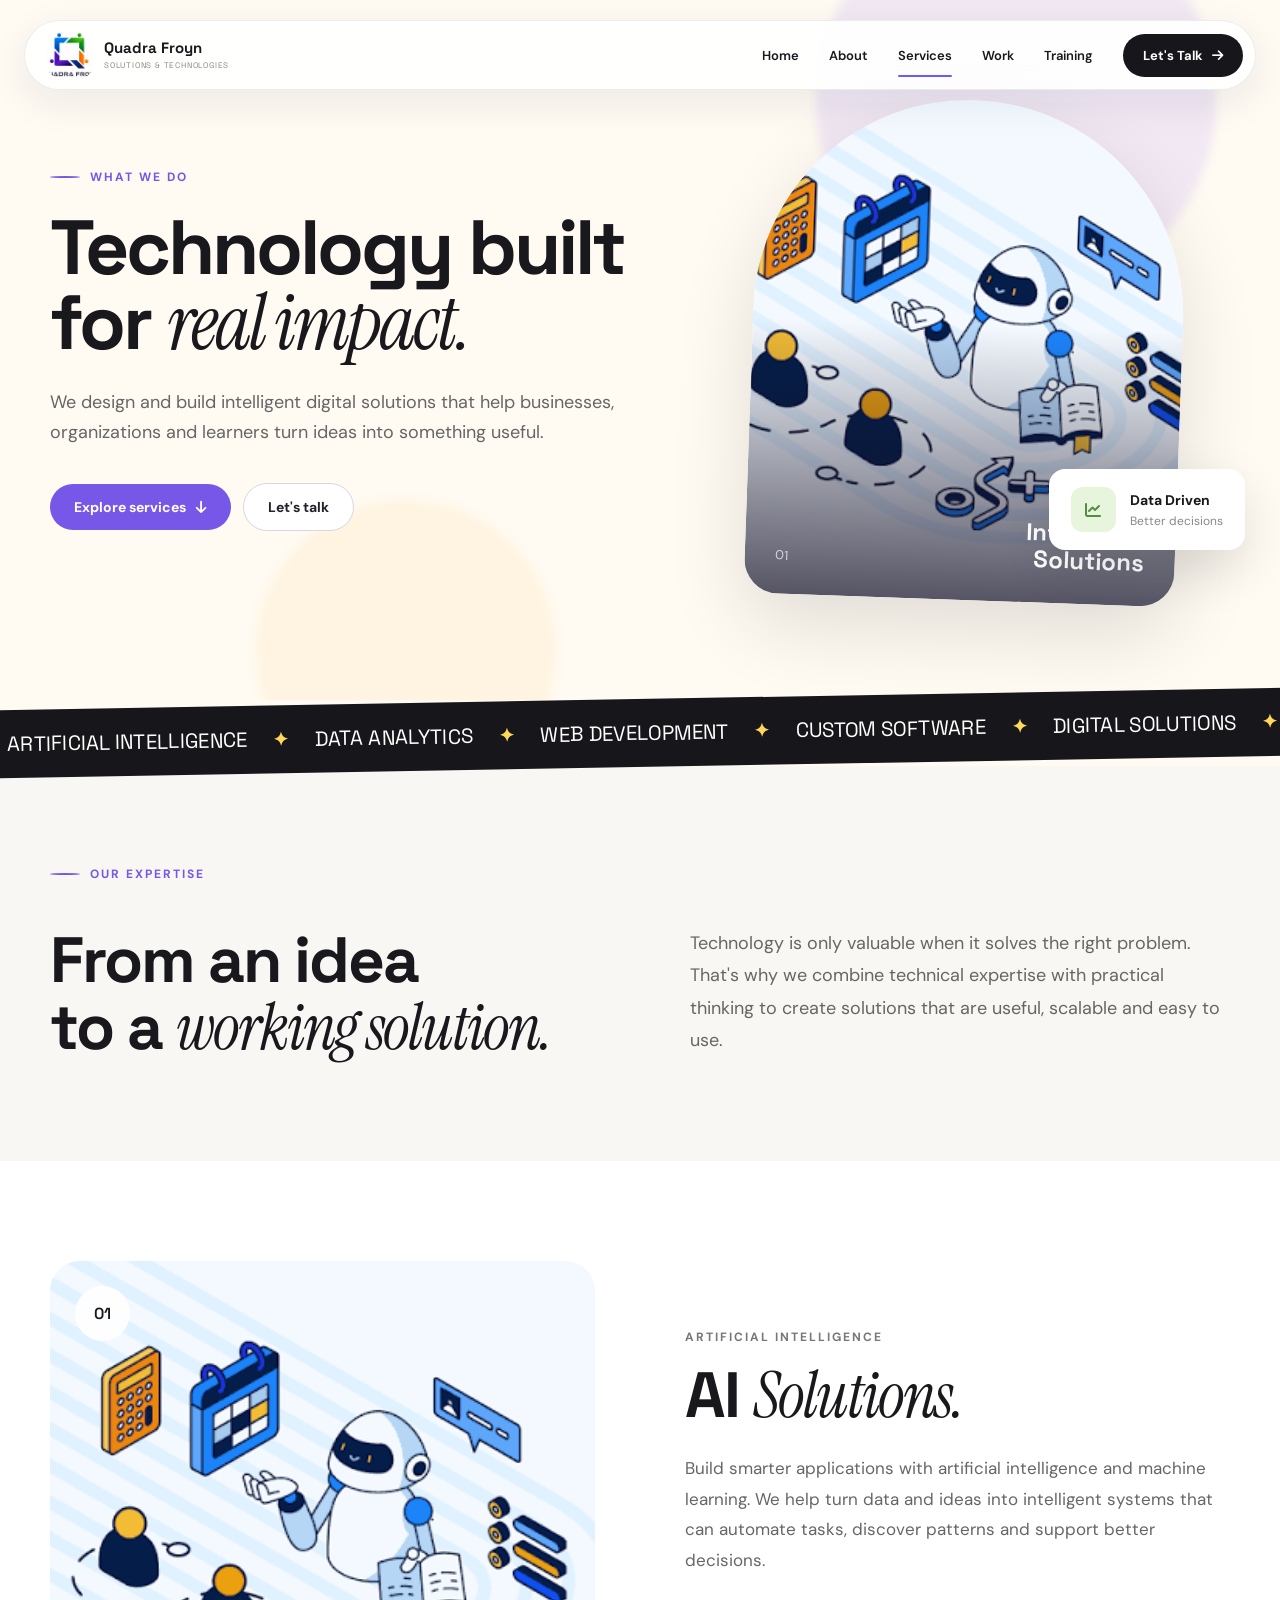
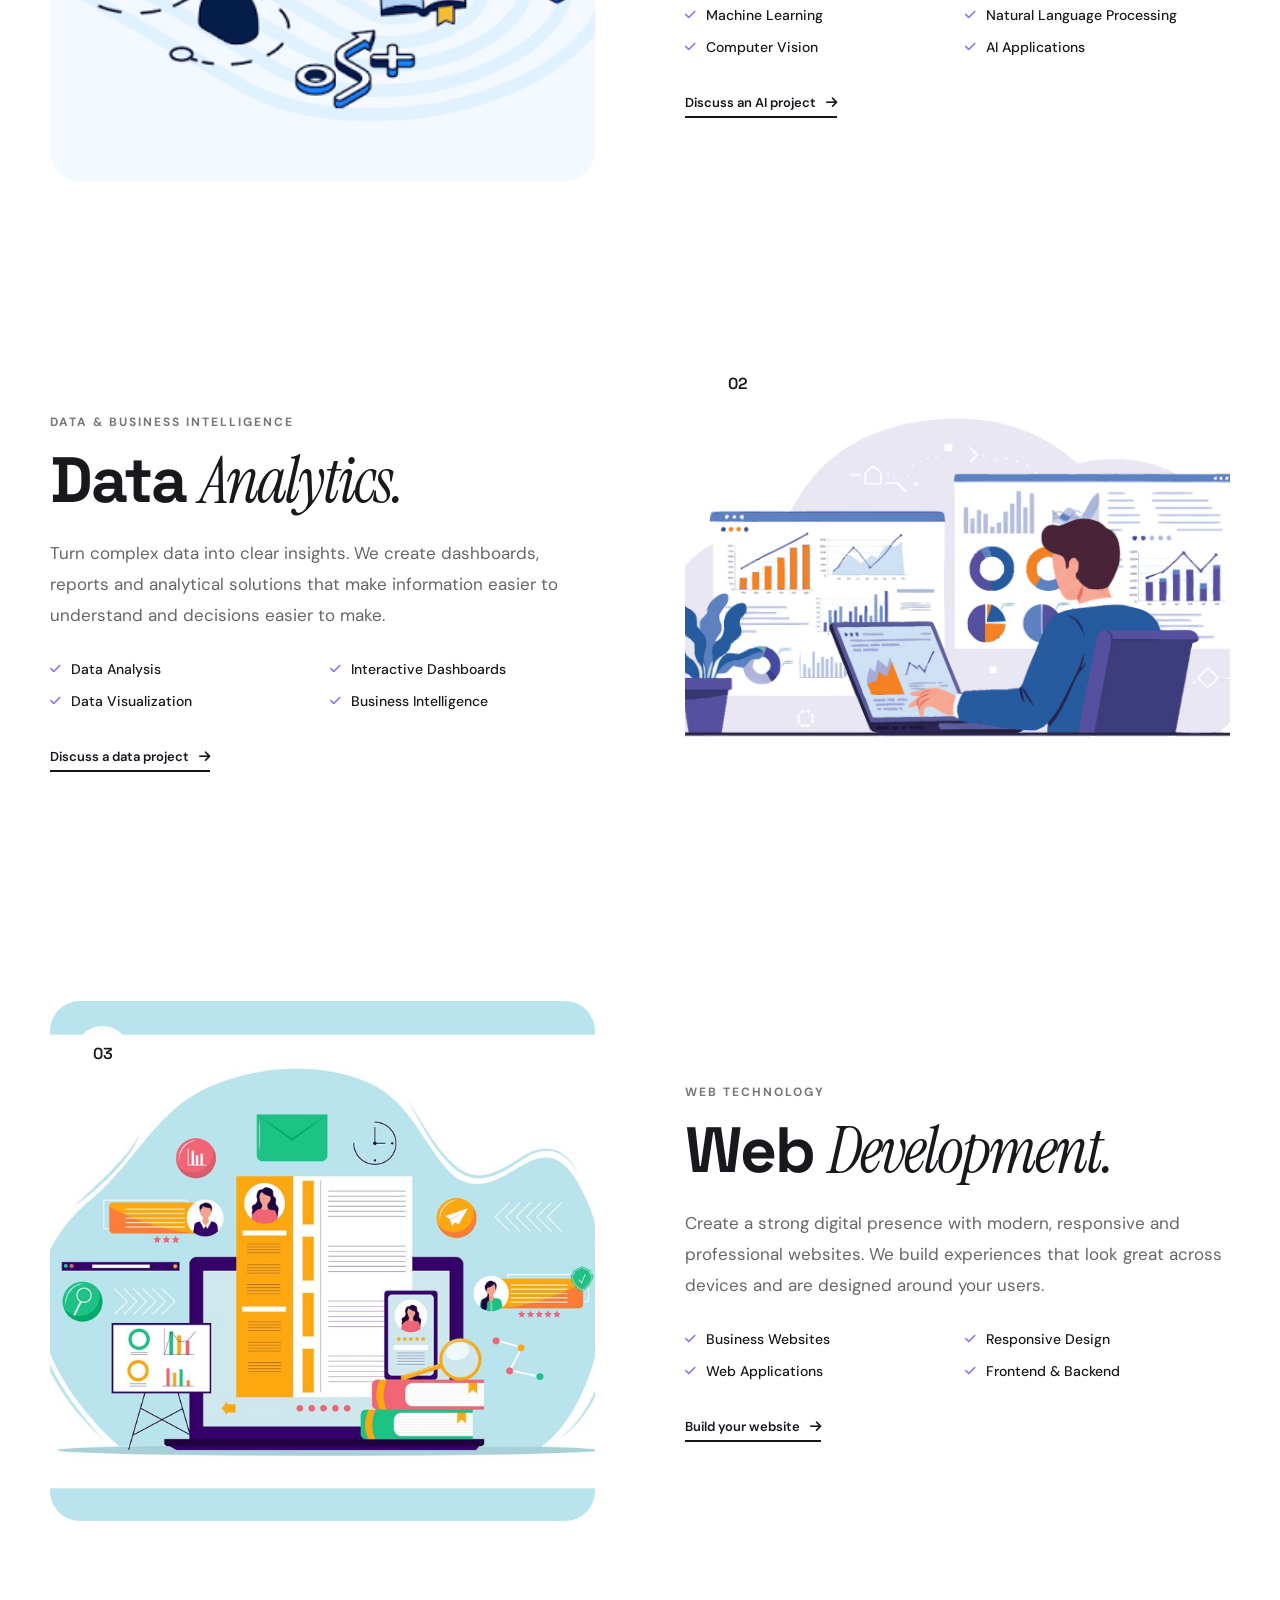
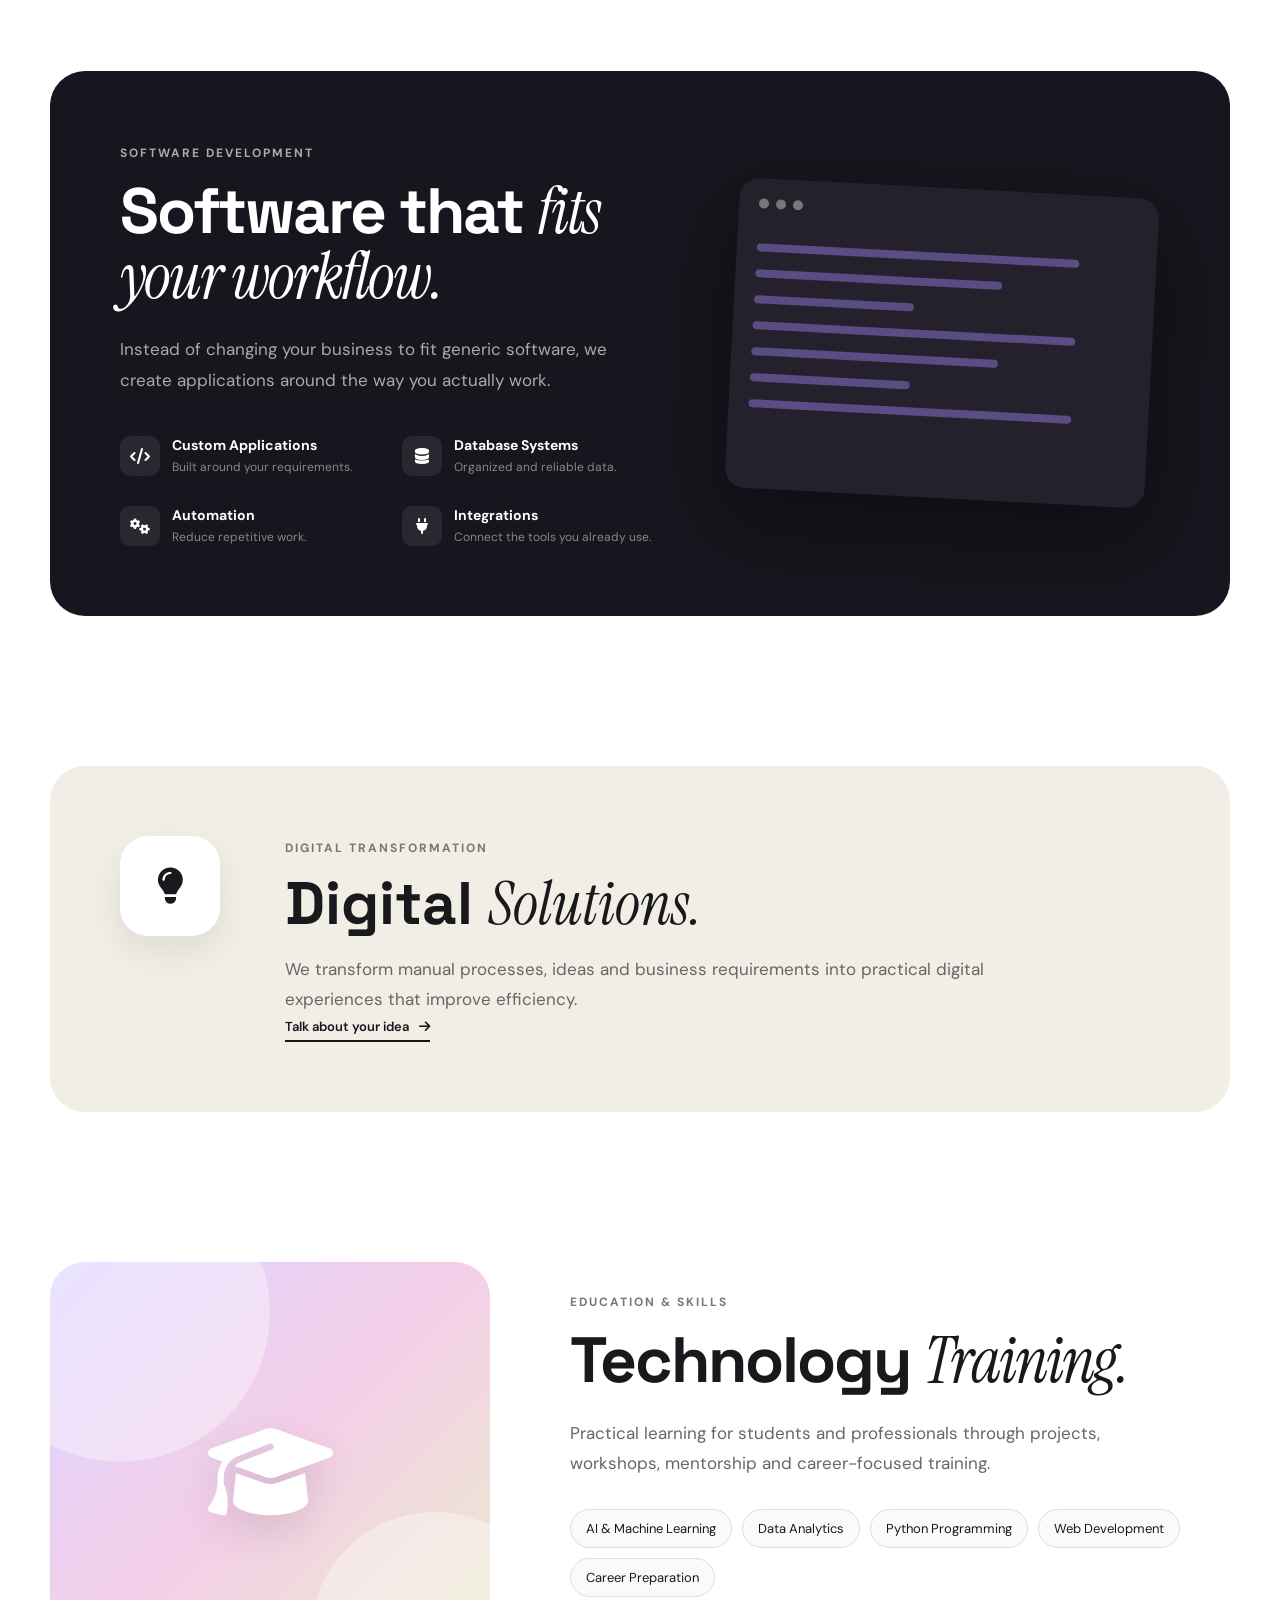
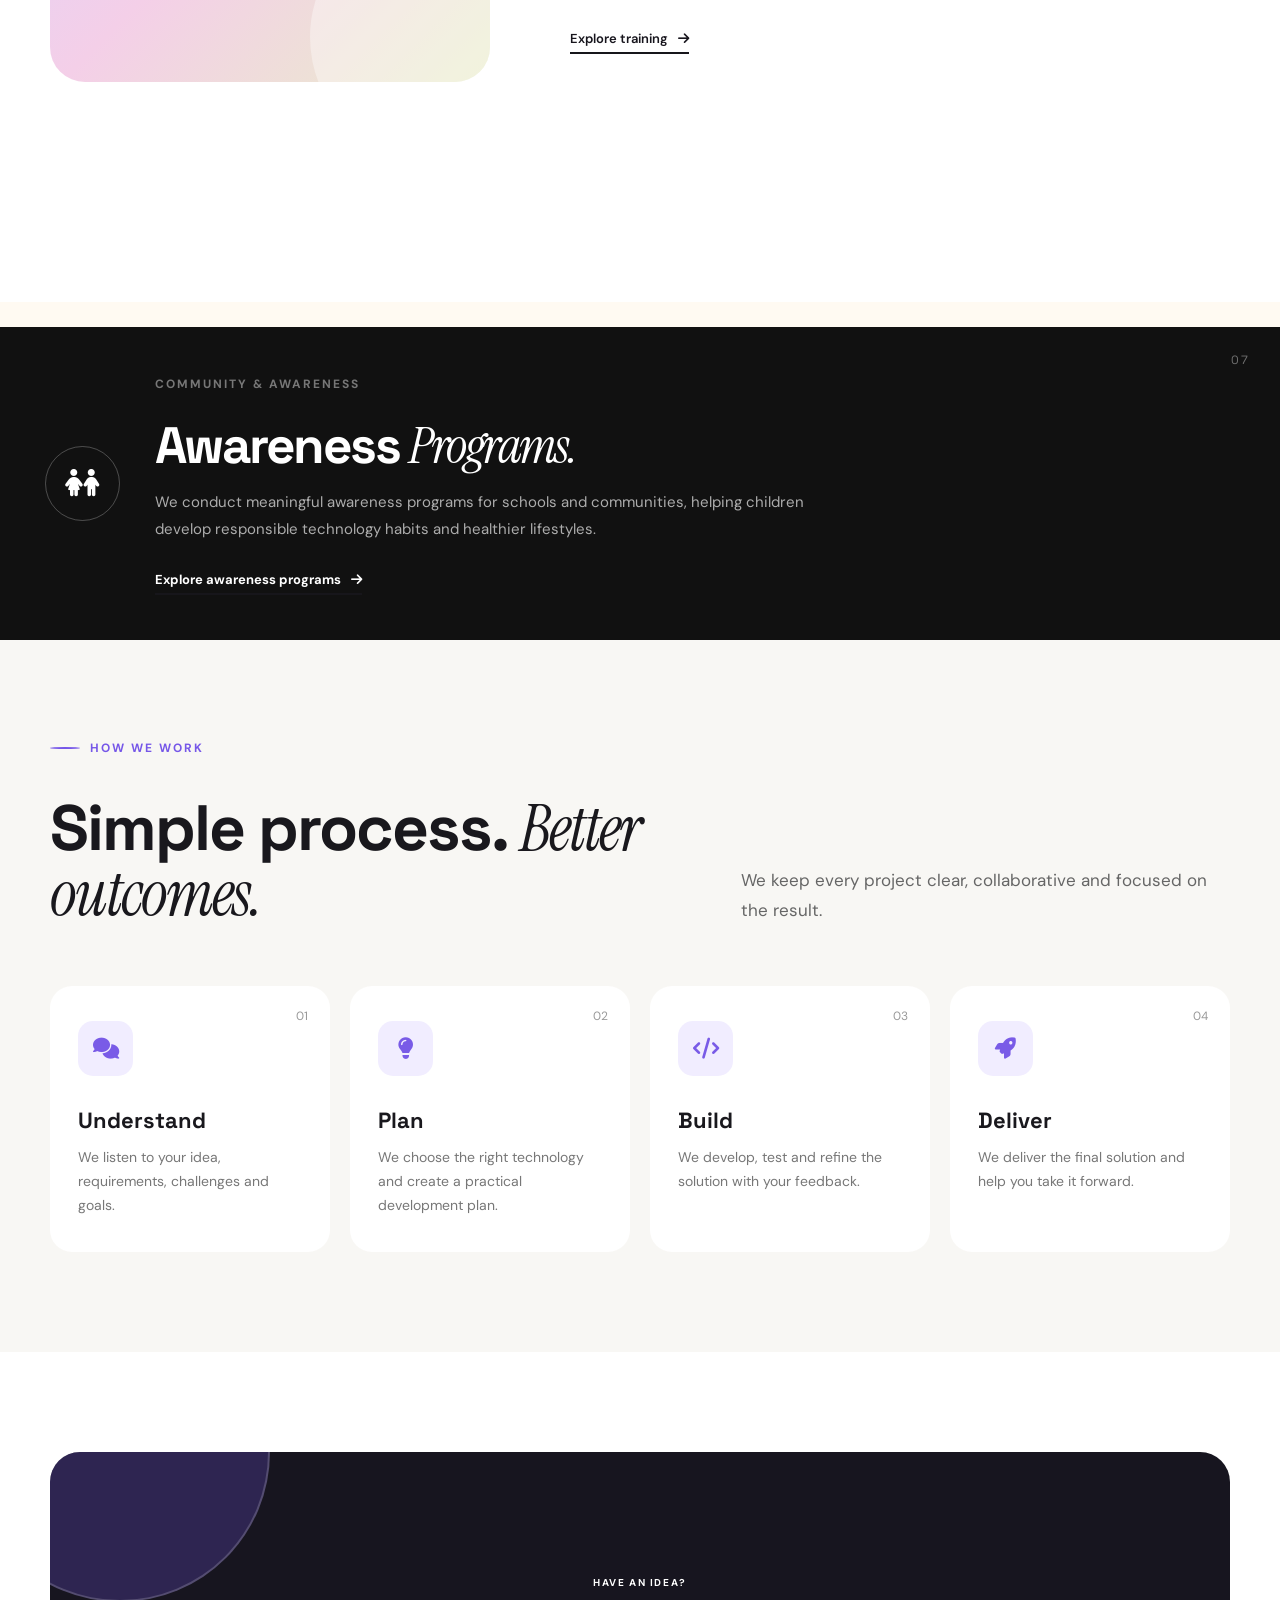
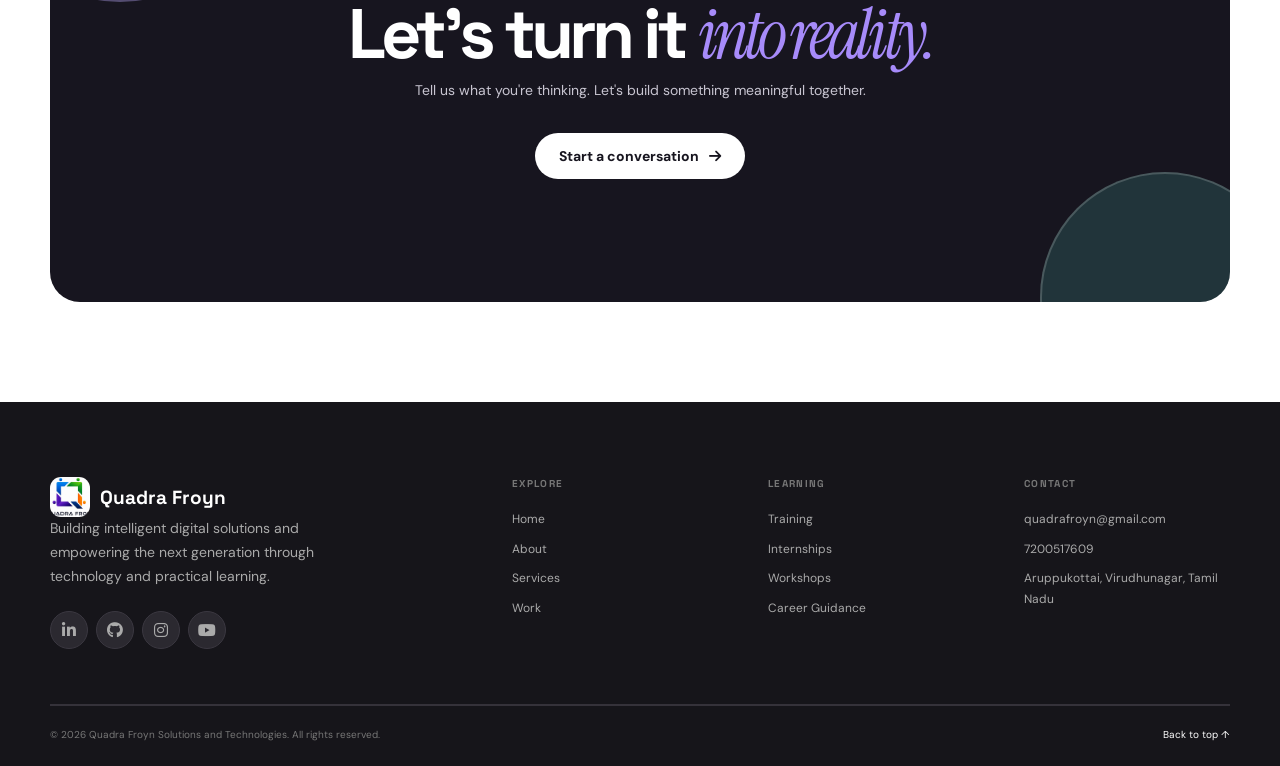
<file: services.html>
<!DOCTYPE html>
<html lang="en">
<head>
    <meta charset="UTF-8">
    <meta name="viewport" content="width=device-width, initial-scale=1.0">

    <title>Quadra Froyn | Technology, AI & Digital Solutions</title>

    <meta name="description"
        content="Quadra Froyn Solutions and Technologies - AI, Data Analytics, Web Development, Custom Software, Training and Digital Solutions.">

    <link rel="preconnect" href="https://fonts.googleapis.com">
    <link rel="preconnect" href="https://fonts.gstatic.com" crossorigin>

    <link href="https://fonts.googleapis.com/css2?family=DM+Sans:wght@400;500;600;700&family=Space+Grotesk:wght@400;500;600;700&family=Instrument+Serif:ital@0;1&display=swap"
        rel="stylesheet">

    <link rel="stylesheet"
        href="https://cdnjs.cloudflare.com/ajax/libs/font-awesome/6.5.1/css/all.min.css">

    <link rel="stylesheet" href="css/style.css">
    <link rel="stylesheet" href="css/home-desktop.css">
</head>

<body>
    <header class="navbar" id="navbar">

    <a href="index.html" class="logo-area">

        <img src="images/logo (2).jpg"
             alt="Quadra Froyn Logo">

        <div>
            <strong>Quadra Froyn</strong>
            <span>Solutions & Technologies</span>
        </div>

    </a>

    <nav class="desktop-nav">

        <a href="index.html">Home</a>
        <a href="about.html">About</a>
        <a href="services.html" class="active">Services</a>
        <a href="work.html">Work</a>
        <a href="training.html">Training</a>

    </nav>

    <a href="contact.html" class="nav-button">
        Let's Talk
        <i class="fa-solid fa-arrow-right"></i>
    </a>

    <button class="menu-button" id="menuButton">
        <i class="fa-solid fa-bars"></i>
    </button>

</header>


<!-- ================= MOBILE MENU ================= -->

<div class="mobile-menu" id="mobileMenu">

    <button class="close-menu" id="closeMenu">
        <i class="fa-solid fa-xmark"></i>
    </button>

    <a href="index.html">Home</a>
    <a href="about.html">About</a>
    <a href="services.html">Services</a>
    <a href="work.html">Work</a>
    <a href="training.html">Training</a>
    <a href="contact.html">Contact</a>

</div>

<!-- ================= SERVICES HERO ================= -->

<section class="services-page-hero">

    <div class="services-hero-glow glow-one"></div>
    <div class="services-hero-glow glow-two"></div>

    <div class="container">

        <div class="services-page-hero-content">

            <div class="section-label">
                <span></span>
                WHAT WE DO
            </div>

            <h1>
                Technology built
                <br>
                for <em>real impact.</em>
            </h1>

            <p>
                We design and build intelligent digital solutions
                that help businesses, organizations and learners
                turn ideas into something useful.
            </p>

            <div class="hero-buttons">

                <a href="#our-services"
                   class="button primary-button">

                    Explore services
                    <i class="fa-solid fa-arrow-down"></i>

                </a>

                <a href="contact.html"
                   class="button secondary-button">

                    Let's talk

                </a>

            </div>

        </div>

        <div class="services-hero-image">

            <div class="hero-image-main">

                <img src="images/ai.png"
                     alt="Artificial Intelligence Solutions">

                <div class="hero-image-overlay">

                    <span>01</span>

                    <strong>
                        Intelligent
                        <br>
                        Solutions
                    </strong>

                </div>

            </div>

            <div class="hero-small-card">

                <i class="fa-solid fa-chart-line"></i>

                <div>

                    <strong>Data Driven</strong>

                    <span>Better decisions</span>

                </div>

            </div>

        </div>

    </div>

</section>


<!-- ================= MARQUEE ================= -->

<section class="marquee-section">

    <div class="marquee-track">

        <span>ARTIFICIAL INTELLIGENCE</span>
        <b>✦</b>

        <span>DATA ANALYTICS</span>
        <b>✦</b>

        <span>WEB DEVELOPMENT</span>
        <b>✦</b>

        <span>CUSTOM SOFTWARE</span>
        <b>✦</b>

        <span>DIGITAL SOLUTIONS</span>
        <b>✦</b>

        <span>TECHNOLOGY TRAINING</span>
        <b>✦</b>

        <span>ARTIFICIAL INTELLIGENCE</span>
        <b>✦</b>

        <span>DATA ANALYTICS</span>
        <b>✦</b>

    </div>

</section>


<!-- ================= INTRO ================= -->

<section class="services-intro section-padding">

    <div class="container">

        <div class="section-label">

            <span></span>
            OUR EXPERTISE

        </div>

        <div class="services-intro-grid">

            <div>

                <h2>
                    From an idea
                    <br>
                    to a <em>working solution.</em>
                </h2>

            </div>

            <div>

                <p>
                    Technology is only valuable when it solves
                    the right problem. That's why we combine
                    technical expertise with practical thinking
                    to create solutions that are useful,
                    scalable and easy to use.
                </p>

            </div>

        </div>

    </div>

</section>


<!-- ================= SERVICES ================= -->

<section class="visual-services section-padding"
         id="our-services">

    <div class="container">

        <!-- SERVICE 01 -->

        <article class="visual-service">

            <div class="visual-service-image">

                <img src="images/ai.png"
                     alt="AI and Machine Learning Solutions">

                <span class="image-number">01</span>

            </div>

            <div class="visual-service-content">

                <span class="service-kicker">
                    ARTIFICIAL INTELLIGENCE
                </span>

                <h2>
                    AI
                    <em>Solutions.</em>
                </h2>

                <p>
                    Build smarter applications with artificial
                    intelligence and machine learning. We help
                    turn data and ideas into intelligent systems
                    that can automate tasks, discover patterns
                    and support better decisions.
                </p>

                <div class="service-feature-list">

                    <span>
                        <i class="fa-solid fa-check"></i>
                        Machine Learning
                    </span>

                    <span>
                        <i class="fa-solid fa-check"></i>
                        Natural Language Processing
                    </span>

                    <span>
                        <i class="fa-solid fa-check"></i>
                        Computer Vision
                    </span>

                    <span>
                        <i class="fa-solid fa-check"></i>
                        AI Applications
                    </span>

                </div>

                <a href="contact.html"
                   class="text-link">

                    Discuss an AI project

                    <i class="fa-solid fa-arrow-right"></i>

                </a>

            </div>

        </article>


        <!-- SERVICE 02 -->

        <article class="visual-service reverse">

            <div class="visual-service-image">

                <img src="images/data.jpg"
                     alt="Data Analytics and Business Intelligence">

                <span class="image-number">02</span>

            </div>

            <div class="visual-service-content">

                <span class="service-kicker">
                    DATA & BUSINESS INTELLIGENCE
                </span>

                <h2>
                    Data
                    <em>Analytics.</em>
                </h2>

                <p>
                    Turn complex data into clear insights.
                    We create dashboards, reports and
                    analytical solutions that make information
                    easier to understand and decisions easier
                    to make.
                </p>

                <div class="service-feature-list">

                    <span>
                        <i class="fa-solid fa-check"></i>
                        Data Analysis
                    </span>

                    <span>
                        <i class="fa-solid fa-check"></i>
                        Interactive Dashboards
                    </span>

                    <span>
                        <i class="fa-solid fa-check"></i>
                        Data Visualization
                    </span>

                    <span>
                        <i class="fa-solid fa-check"></i>
                        Business Intelligence
                    </span>

                </div>

                <a href="contact.html"
                   class="text-link">

                    Discuss a data project

                    <i class="fa-solid fa-arrow-right"></i>

                </a>

            </div>

        </article>


        <!-- SERVICE 03 -->

        <article class="visual-service">

            <div class="visual-service-image">

                <img src="images/website.jpg"
                     alt="Web Development">

                <span class="image-number">03</span>

            </div>

            <div class="visual-service-content">

                <span class="service-kicker">
                    WEB TECHNOLOGY
                </span>

                <h2>
                    Web
                    <em>Development.</em>
                </h2>

                <p>
                    Create a strong digital presence with modern,
                    responsive and professional websites. We build
                    experiences that look great across devices
                    and are designed around your users.
                </p>

                <div class="service-feature-list">

                    <span>
                        <i class="fa-solid fa-check"></i>
                        Business Websites
                    </span>

                    <span>
                        <i class="fa-solid fa-check"></i>
                        Responsive Design
                    </span>

                    <span>
                        <i class="fa-solid fa-check"></i>
                        Web Applications
                    </span>

                    <span>
                        <i class="fa-solid fa-check"></i>
                        Frontend & Backend
                    </span>

                </div>

                <a href="contact.html"
                   class="text-link">

                    Build your website

                    <i class="fa-solid fa-arrow-right"></i>

                </a>

            </div>

        </article>


        <!-- SERVICE 04 -->

        <article class="software-service">

            <div class="software-content">

                <span class="service-kicker">
                    SOFTWARE DEVELOPMENT
                </span>

                <h2>
                    Software that
                    <em>fits your workflow.</em>
                </h2>

                <p>
                    Instead of changing your business to fit
                    generic software, we create applications
                    around the way you actually work.
                </p>

                <div class="software-features">

                    <div>

                        <i class="fa-solid fa-code"></i>

                        <strong>
                            Custom Applications
                        </strong>

                        <span>
                            Built around your requirements.
                        </span>

                    </div>

                    <div>

                        <i class="fa-solid fa-database"></i>

                        <strong>
                            Database Systems
                        </strong>

                        <span>
                            Organized and reliable data.
                        </span>

                    </div>

                    <div>

                        <i class="fa-solid fa-gears"></i>

                        <strong>
                            Automation
                        </strong>

                        <span>
                            Reduce repetitive work.
                        </span>

                    </div>

                    <div>

                        <i class="fa-solid fa-plug"></i>

                        <strong>
                            Integrations
                        </strong>

                        <span>
                            Connect the tools you already use.
                        </span>

                    </div>

                </div>

            </div>

            <div class="software-visual">

                <div class="code-window">

                    <div class="code-window-top">

                        <span></span>
                        <span></span>
                        <span></span>

                    </div>

                    <div class="code-lines">

                        <span class="code-line long"></span>
                        <span class="code-line medium"></span>
                        <span class="code-line short"></span>
                        <span class="code-line long"></span>
                        <span class="code-line medium"></span>
                        <span class="code-line short"></span>
                        <span class="code-line long"></span>

                    </div>

                </div>

            </div>

        </article>


        <!-- SERVICE 05 -->

        <article class="digital-service">

            <div class="digital-icon">

                <i class="fa-solid fa-lightbulb"></i>

            </div>

            <div>

                <span class="service-kicker">
                    DIGITAL TRANSFORMATION
                </span>

                <h2>
                    Digital
                    <em>Solutions.</em>
                </h2>

                <p>
                    We transform manual processes, ideas and
                    business requirements into practical digital
                    experiences that improve efficiency.
                </p>

                <a href="contact.html"
                   class="text-link">

                    Talk about your idea

                    <i class="fa-solid fa-arrow-right"></i>

                </a>

            </div>

        </article>


        <!-- SERVICE 06 -->

        <article class="training-service">

            <div class="training-service-image">

                <div class="training-image-shape shape-one"></div>
                <div class="training-image-shape shape-two"></div>

                <i class="fa-solid fa-graduation-cap"></i>

            </div>

            <div class="training-service-content">

                <span class="service-kicker">
                    EDUCATION & SKILLS
                </span>

                <h2>
                    Technology
                    <em>Training.</em>
                </h2>

                <p>
                    Practical learning for students and
                    professionals through projects, workshops,
                    mentorship and career-focused training.
                </p>

                <div class="training-points">

                    <span>AI & Machine Learning</span>
                    <span>Data Analytics</span>
                    <span>Python Programming</span>
                    <span>Web Development</span>
                    <span>Career Preparation</span>

                </div>

                <a href="training.html"
                   class="text-link">

                    Explore training

                    <i class="fa-solid fa-arrow-right"></i>

                </a>

            </div>

        </article>

    </div>

</section>

<!-- ================= AWARENESS PROGRAM ================= -->

<article class="awareness-service-card">

    <div class="awareness-service-number">
        07
    </div>

    <div class="awareness-service-icon">
        <i class="fa-solid fa-children"></i>
    </div>

    <div class="awareness-service-content">

        <span class="service-kicker">
            COMMUNITY & AWARENESS
        </span>

        <h2>
            Awareness
            <em>Programs.</em>
        </h2>

        <p>
            We conduct meaningful awareness programs for
            schools and communities, helping children develop
            responsible technology habits and healthier
            lifestyles.
        </p>

        <a href="awareness.html"
           class="text-link">

            Explore awareness programs

            <i class="fa-solid fa-arrow-right"></i>

        </a>

    </div>

</article>
<!-- ================= PROCESS ================= -->

<section class="process-section section-padding">

    <div class="container">

        <div class="section-label">

            <span></span>
            HOW WE WORK

        </div>

        <div class="process-heading">

            <h2>
                Simple process.
                <em>Better outcomes.</em>
            </h2>

            <p>
                We keep every project clear, collaborative
                and focused on the result.
            </p>

        </div>

        <div class="process-grid">

            <div class="process-card">

                <span>01</span>

                <i class="fa-solid fa-comments"></i>

                <h3>Understand</h3>

                <p>
                    We listen to your idea, requirements,
                    challenges and goals.
                </p>

            </div>

            <div class="process-card">

                <span>02</span>

                <i class="fa-solid fa-lightbulb"></i>

                <h3>Plan</h3>

                <p>
                    We choose the right technology and
                    create a practical development plan.
                </p>

            </div>

            <div class="process-card">

                <span>03</span>

                <i class="fa-solid fa-code"></i>

                <h3>Build</h3>

                <p>
                    We develop, test and refine the
                    solution with your feedback.
                </p>

            </div>

            <div class="process-card">

                <span>04</span>

                <i class="fa-solid fa-rocket"></i>

                <h3>Deliver</h3>

                <p>
                    We deliver the final solution and
                    help you take it forward.
                </p>

            </div>

        </div>

    </div>

</section>

<head>

    <meta charset="UTF-8">
    <meta name="viewport" content="width=device-width, initial-scale=1.0">

    <title>Services | Quadra Froyn Solutions & Technologies</title>

    <link rel="preconnect" href="https://fonts.googleapis.com">
    <link rel="preconnect" href="https://fonts.gstatic.com" crossorigin>

    <link href="https://fonts.googleapis.com/css2?family=DM+Sans:wght@400;500;600;700&family=Space+Grotesk:wght@400;500;600;700&family=Instrument+Serif:ital@0;1&display=swap"
          rel="stylesheet">

    <link rel="stylesheet"
          href="https://cdnjs.cloudflare.com/ajax/libs/font-awesome/6.5.1/css/all.min.css">

    <!-- YOUR CSS -->
    <link rel="stylesheet" href="css/style.css">

</head>
<!-- ================= CTA ================= -->

<section class="cta-section">

    <div class="container">

        <div class="cta-box">

            <div class="cta-decoration decoration-one"></div>
            <div class="cta-decoration decoration-two"></div>

            <p>HAVE AN IDEA?</p>

            <h2>
                Let's turn it
                <em>into reality.</em>
            </h2>

            <p class="cta-text">
                Tell us what you're thinking.
                Let's build something meaningful together.
            </p>

            <a href="contact.html"
               class="button white-button">

                Start a conversation

                <i class="fa-solid fa-arrow-right"></i>

            </a>

        </div>

    </div>

</section>

</main>
<!-- ================= FOOTER ================= -->

<footer class="footer">

    <div class="container">

        <div class="footer-grid">

            <div class="footer-brand">

                <a href="index.html" class="footer-logo">

                    <img src="images/logo (2).jpg"
                         alt="Quadra Froyn">

                    <span>Quadra Froyn</span>

                </a>

                <p>
                    Building intelligent digital solutions
                    and empowering the next generation
                    through technology and practical learning.
                </p>

                <div class="social-links">

                    <a href="https://www.linkedin.com/company/quadrafroynsolutions"
                       target="_blank">
                        <i class="fa-brands fa-linkedin-in"></i>
                    </a>

                    <a href="https://github.com/quadrafroyn2026"
                       target="_blank">
                        <i class="fa-brands fa-github"></i>
                    </a>

                    <a href="https://www.instagram.com/quadrafroyn_/"
                       target="_blank">
                        <i class="fa-brands fa-instagram"></i>
                    </a>

                    <a href="https://www.youtube.com/@QuadraFroynSolutions"
                       target="_blank">
                        <i class="fa-brands fa-youtube"></i>
                    </a>

                </div>

            </div>


            <div class="footer-column">

                <h4>Explore</h4>

                <a href="index.html">Home</a>
                <a href="about.html">About</a>
                <a href="services.html">Services</a>
                <a href="work.html">Work</a>

            </div>


            <div class="footer-column">

                <h4>Learning</h4>

                <a href="training.html">Training</a>
                <a href="training.html">Internships</a>
                <a href="training.html">Workshops</a>
                <a href="training.html">Career Guidance</a>

            </div>


            <div class="footer-column">

                <h4>Contact</h4>

                <a href="mailto:quadrafroyn@gmail.com">
                    quadrafroyn@gmail.com
                </a>

                <a href="tel:+917200517609">
                    7200517609
                </a>

                <span>
                    Aruppukottai,
                    Virudhunagar,
                    Tamil Nadu
                </span>

            </div>

        </div>


        <div class="footer-bottom">

            <span>
                © 2026 Quadra Froyn Solutions and Technologies.
                All rights reserved.
            </span>

            <a href="#top">
                Back to top ↑
            </a>

        </div>

    </div>

</footer>


<script src="js/script.js"></script>

</body>
</html>
</file>
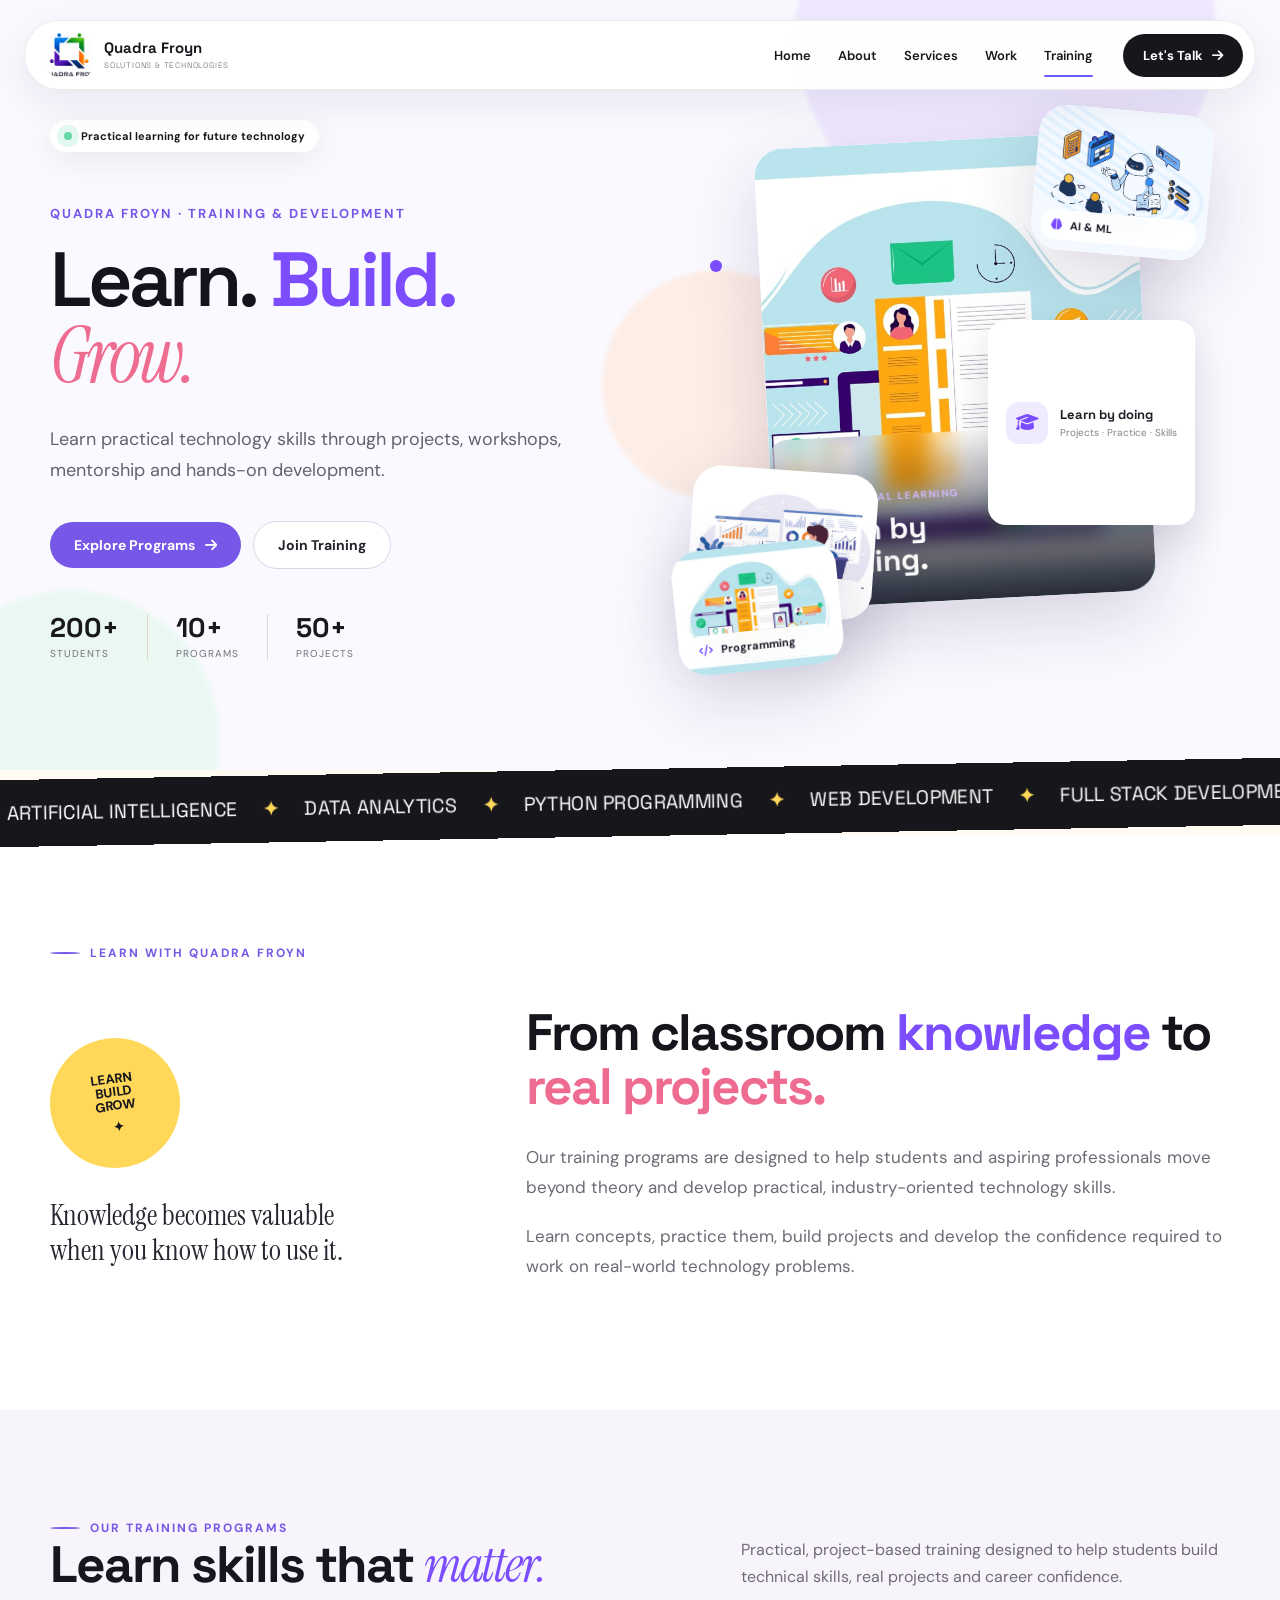
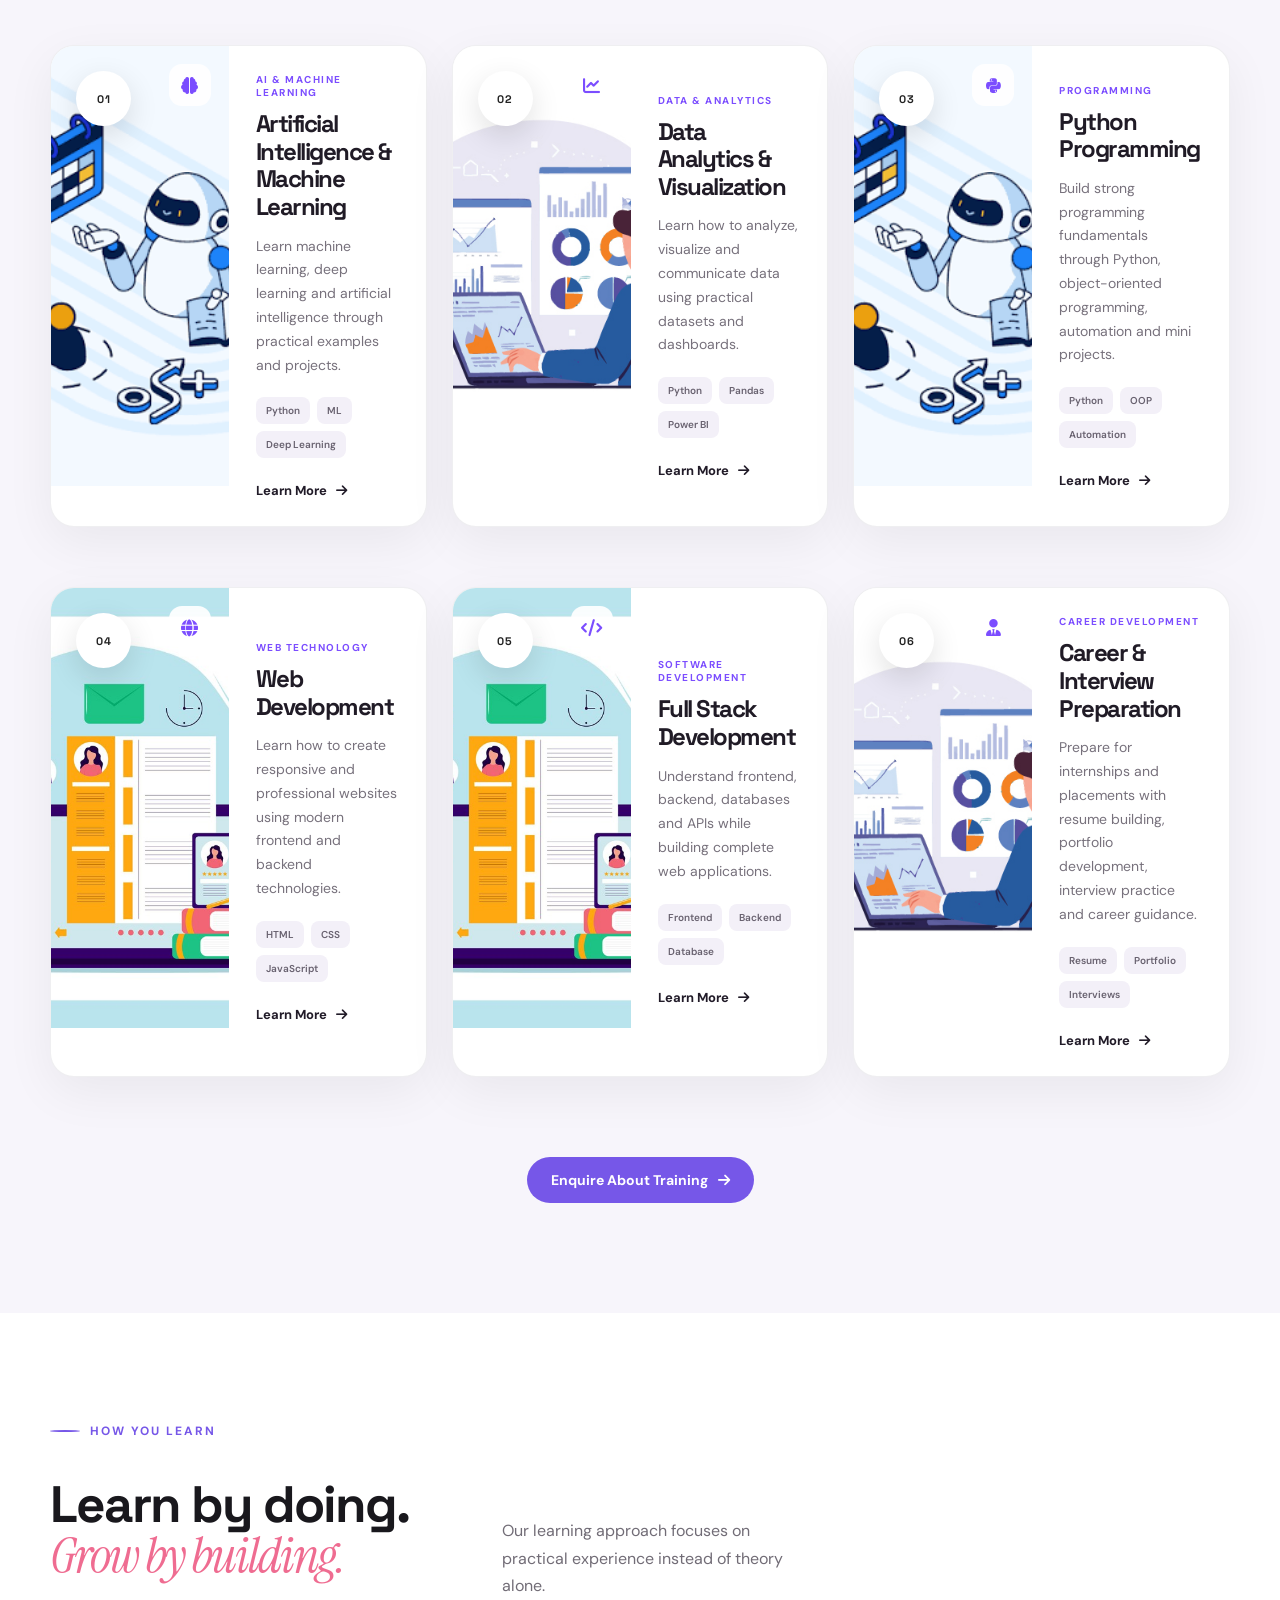
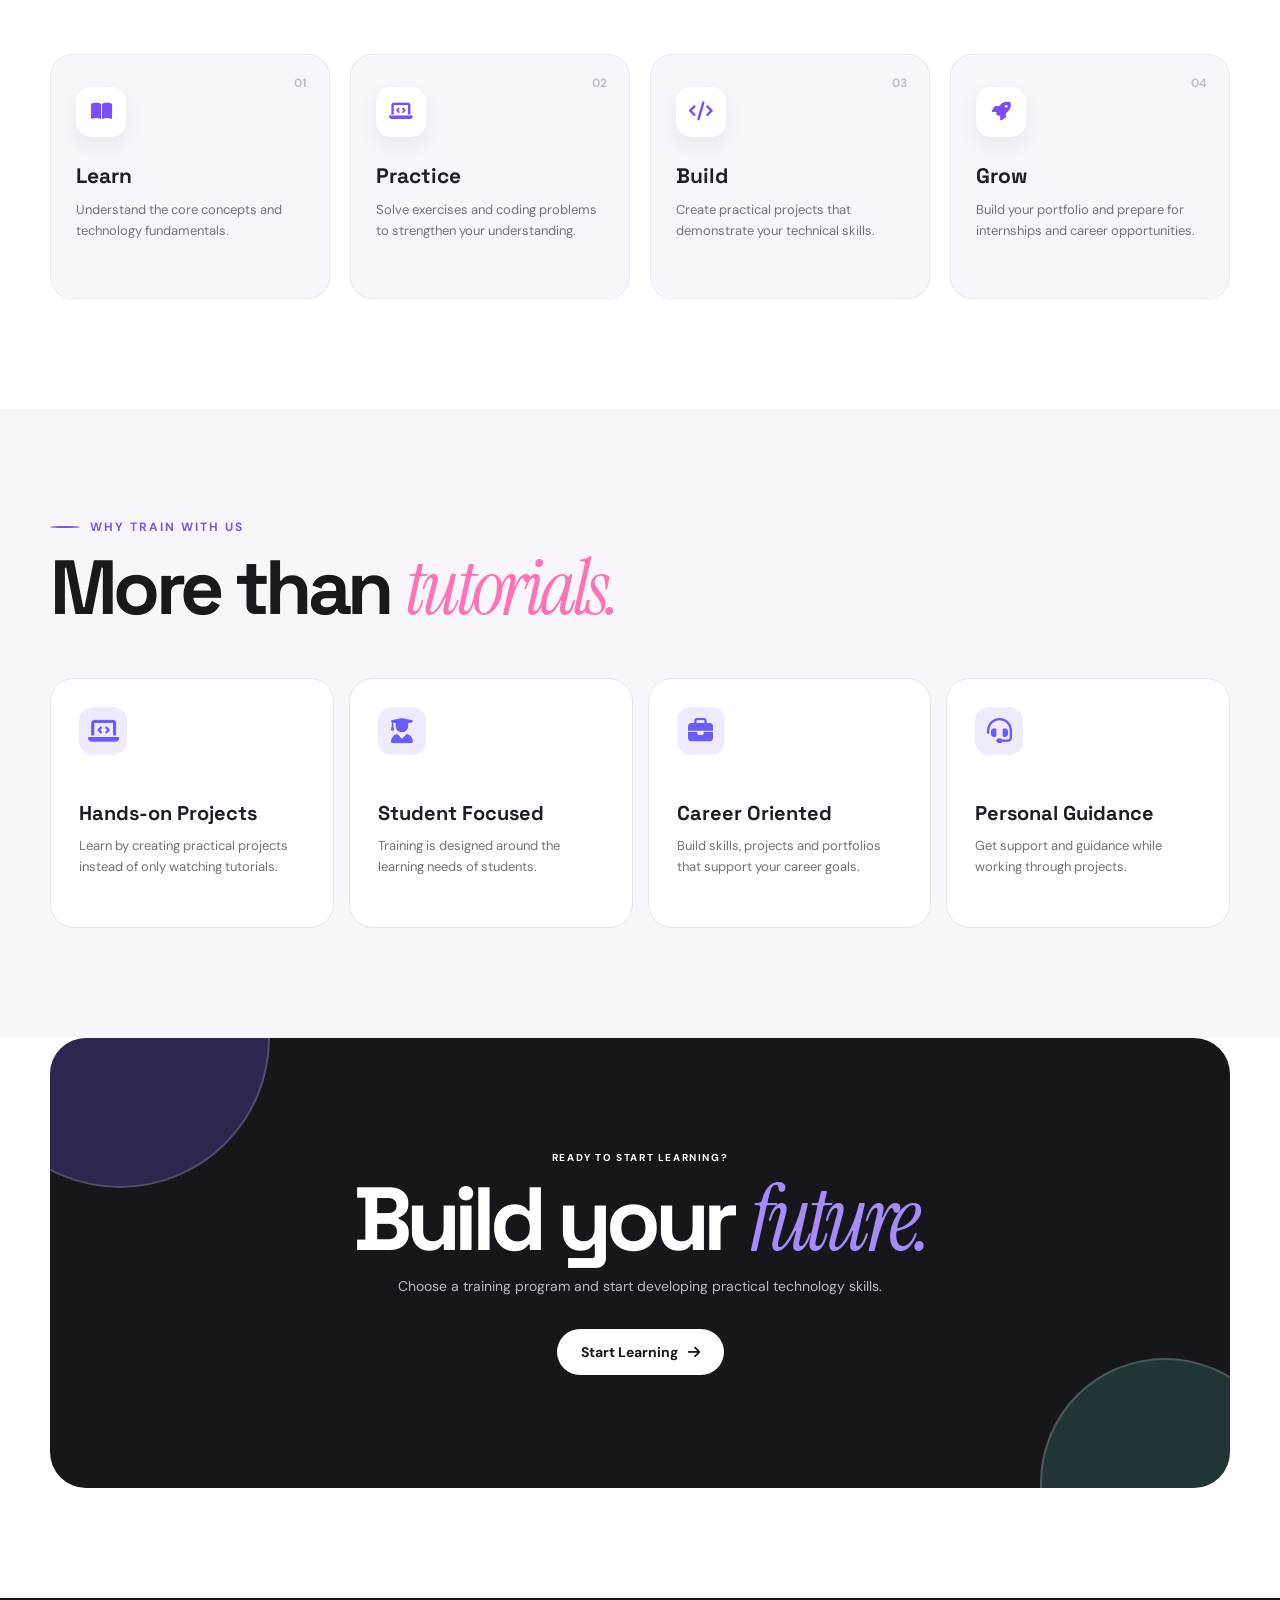
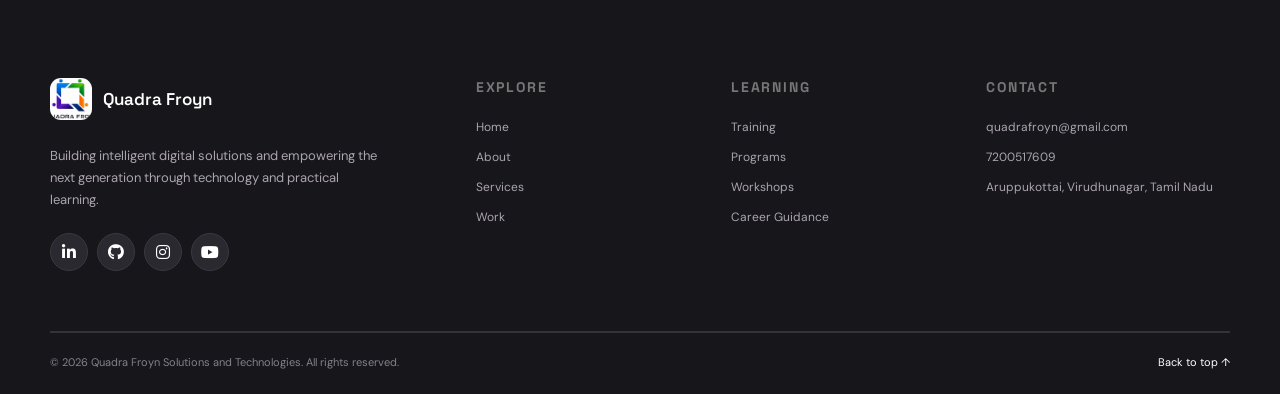
<file: training.html>
<!DOCTYPE html>
<html lang="en">

<head>

    <meta charset="UTF-8">
    <meta name="viewport" content="width=device-width, initial-scale=1.0">

    <title>Training | Quadra Froyn Solutions & Technologies</title>

    <meta name="description"
          content="Practical technology training in AI, Machine Learning, Data Analytics, Python, Web Development and Career Preparation by Quadra Froyn.">

    <!-- GOOGLE FONTS -->

    <link rel="preconnect" href="https://fonts.googleapis.com">

    <link rel="preconnect"
          href="https://fonts.gstatic.com"
          crossorigin>

    <link href="https://fonts.googleapis.com/css2?family=DM+Sans:wght@400;500;600;700&family=Space+Grotesk:wght@400;500;600;700&family=Instrument+Serif:ital@0;1&display=swap"
          rel="stylesheet">

    <!-- FONT AWESOME -->

    <link rel="stylesheet"
          href="https://cdnjs.cloudflare.com/ajax/libs/font-awesome/6.5.1/css/all.min.css">

    <!-- MAIN CSS -->

    <link rel="stylesheet"
          href="css/style.css">
    <link rel="stylesheet" href="css/home-desktop.css">

</head>


<body>


<!-- =========================================================
     NAVBAR
========================================================= -->

<header class="navbar" id="navbar">

    <a href="index.html" class="logo-area">

        <img src="images/logo (2).jpg"
             alt="Quadra Froyn Logo">

        <div>

            <strong>
                Quadra Froyn
            </strong>

            <span>
                Solutions & Technologies
            </span>

        </div>

    </a>


    <nav class="desktop-nav">

        <a href="index.html">
            Home
        </a>

        <a href="about.html">
            About
        </a>

        <a href="services.html">
            Services
        </a>

        <a href="work.html">
            Work
        </a>

        <a href="training.html"
           class="active">

            Training

        </a>

    </nav>


    <a href="contact.html"
       class="nav-button">

        Let's Talk

        <i class="fa-solid fa-arrow-right"></i>

    </a>


    <button class="menu-button"
            id="menuButton">

        <i class="fa-solid fa-bars"></i>

    </button>

</header>


<!-- =========================================================
     MOBILE MENU
========================================================= -->

<div class="mobile-menu"
     id="mobileMenu">

    <button class="close-menu"
            id="closeMenu">

        <i class="fa-solid fa-xmark"></i>

    </button>


    <a href="index.html">
        Home
    </a>

    <a href="about.html">
        About
    </a>

    <a href="services.html">
        Services
    </a>

    <a href="work.html">
        Work
    </a>

    <a href="training.html"
       class="active">

        Training

    </a>

    <a href="contact.html">
        Contact
    </a>

</div>


<!-- =========================================================
     MAIN
========================================================= -->

<main>


<!-- =========================================================
     TRAINING HERO
========================================================= -->

<section class="training-hero">

    <div class="training-hero-background">

        <div class="gradient-ball training-ball-one"></div>

        <div class="gradient-ball training-ball-two"></div>

        <div class="gradient-ball training-ball-three"></div>

    </div>


    <div class="container training-hero-container">


        <!-- HERO CONTENT -->

        <div class="training-hero-content">

            <div class="availability">

                <span></span>

                Practical learning for future technology

            </div>


            <p class="hero-small">

                QUADRA FROYN · TRAINING & DEVELOPMENT

            </p>


            <h1>

                Learn.

                <span class="highlight">
                    Build.
                </span>

                <em>
                    Grow.
                </em>

            </h1>


            <p class="hero-description">

                Learn practical technology skills through
                projects, workshops, mentorship and
                hands-on development.

            </p>


            <div class="hero-buttons">

                <a href="#programs"
                   class="button primary-button">

                    Explore Programs

                    <i class="fa-solid fa-arrow-right"></i>

                </a>


                <a href="contact.html"
                   class="button secondary-button">

                    Join Training

                </a>

            </div>


            <!-- MINI STATS -->

            <div class="hero-mini-stats">

                <div>

                    <strong>
                        200+
                    </strong>

                    <span>
                        Students
                    </span>

                </div>


                <div>

                    <strong>
                        10+
                    </strong>

                    <span>
                        Programs
                    </span>

                </div>


                <div>

                    <strong>
                        50+
                    </strong>

                    <span>
                        Projects
                    </span>

                </div>

            </div>

        </div>


        <!-- =================================================
             HERO IMAGE COLLAGE
        ================================================= -->

        <div class="training-hero-visual">


            <!-- MAIN IMAGE -->

            <div class="training-image-card training-main-card">

                <img src="images/website.jpg"
                     alt="Students learning technology">

                <div class="training-card-overlay">

                    <span>
                        01 · PRACTICAL LEARNING
                    </span>

                    <strong>

                        Learn by
                        <br>
                        building.

                    </strong>

                </div>

            </div>


            <!-- AI -->

            <div class="training-image-card training-ai-card">

                <img src="images/ai.png"
                     alt="Artificial Intelligence learning">

                <div class="mini-image-label">

                    <i class="fa-solid fa-brain"></i>

                    <span>
                        AI & ML
                    </span>

                </div>

            </div>


            <!-- DATA -->

            <div class="training-image-card training-data-card">

                <img src="images/data.jpg"
                     alt="Data Analytics learning">

                <div class="mini-image-label">

                    <i class="fa-solid fa-chart-line"></i>

                    <span>
                        Data Analytics
                    </span>

                </div>

            </div>


            <!-- CODE -->

            <div class="training-image-card training-code-card">

                <img src="images/website.jpg"
                     alt="Programming and web development">

                <div class="mini-image-label">

                    <i class="fa-solid fa-code"></i>

                    <span>
                        Programming
                    </span>

                </div>

            </div>


            <!-- FLOATING CARD -->

            <div class="training-floating-text">

                <div class="training-floating-icon">

                    <i class="fa-solid fa-graduation-cap"></i>

                </div>


                <div>

                    <strong>
                        Learn by doing
                    </strong>

                    <span>
                        Projects · Practice · Skills
                    </span>

                </div>

            </div>


            <!-- DECORATIVE DOTS -->

            <span class="training-dot training-dot-one"></span>

            <span class="training-dot training-dot-two"></span>

            <span class="training-dot training-dot-three"></span>

        </div>

    </div>

</section>


<!-- =========================================================
     MARQUEE
========================================================= -->

<section class="marquee-section">

    <div class="marquee-track">

        <span>
            ARTIFICIAL INTELLIGENCE
        </span>

        <b>✦</b>


        <span>
            DATA ANALYTICS
        </span>

        <b>✦</b>


        <span>
            PYTHON PROGRAMMING
        </span>

        <b>✦</b>


        <span>
            WEB DEVELOPMENT
        </span>

        <b>✦</b>


        <span>
            FULL STACK DEVELOPMENT
        </span>

        <b>✦</b>


        <span>
            CAREER PREPARATION
        </span>

        <b>✦</b>


        <span>
            ARTIFICIAL INTELLIGENCE
        </span>

        <b>✦</b>


        <span>
            DATA ANALYTICS
        </span>

        <b>✦</b>

    </div>

</section>


<!-- =========================================================
     TRAINING INTRO
========================================================= -->

<section class="training-intro section-padding">

    <div class="container">

        <div class="section-label">

            <span></span>

            LEARN WITH QUADRA FROYN

        </div>


        <div class="training-intro-grid">


            <div class="training-intro-left">

                <div class="round-badge">

                    <span>
                        LEARN
                    </span>

                    <span>
                        BUILD
                    </span>

                    <span>
                        GROW
                    </span>

                    <b>
                        ✦
                    </b>

                </div>


                <p>

                    Knowledge becomes valuable
                    when you know how to use it.

                </p>

            </div>


            <div class="training-intro-right">

                <h2>

                    From classroom
                    <span class="purple">
                        knowledge
                    </span>
                    to

                    <span class="pink">
                        real projects.
                    </span>

                </h2>


                <p>

                    Our training programs are designed to help
                    students and aspiring professionals move
                    beyond theory and develop practical,
                    industry-oriented technology skills.

                </p>


                <p>

                    Learn concepts, practice them, build projects
                    and develop the confidence required to work
                    on real-world technology problems.

                </p>

            </div>

        </div>

    </div>

</section>


<!-- =========================================================
     TRAINING PROGRAMS
========================================================= -->

<section class="training-programs section-padding"
         id="programs">

    <div class="container">


        <div class="section-label">

            <span></span>

            OUR TRAINING PROGRAMS

        </div>


        <div class="training-programs-heading">

            <div>

                <h2>

                    Learn skills that
                    <em>
                        matter.
                    </em>

                </h2>

            </div>


            <p>

                Practical, project-based training designed
                to help students build technical skills,
                real projects and career confidence.

            </p>

        </div>


        <!-- PROGRAM GRID -->

        <div class="training-program-grid">


            <!-- =================================================
                 PROGRAM 01
            ================================================= -->

            <article class="training-program-card">


                <div class="training-program-image">

                    <img src="images/ai.png"
                         alt="Artificial Intelligence and Machine Learning">


                    <span class="program-number">
                        01
                    </span>


                    <div class="program-image-icon">

                        <i class="fa-solid fa-brain"></i>

                    </div>

                </div>


                <div class="training-program-content">

                    <span class="program-category">

                        AI & MACHINE LEARNING

                    </span>


                    <h3>

                        Artificial Intelligence
                        & Machine Learning

                    </h3>


                    <p>

                        Learn machine learning, deep learning
                        and artificial intelligence through
                        practical examples and projects.

                    </p>


                    <div class="program-tags">

                        <span>
                            Python
                        </span>

                        <span>
                            ML
                        </span>

                        <span>
                            Deep Learning
                        </span>

                    </div>


                    <a href="contact.html"
                       class="program-link">

                        Learn More

                        <i class="fa-solid fa-arrow-right"></i>

                    </a>

                </div>

            </article>


            <!-- =================================================
                 PROGRAM 02
            ================================================= -->

            <article class="training-program-card">


                <div class="training-program-image">

                    <img src="images/data.jpg"
                         alt="Data Analytics and Visualization">


                    <span class="program-number">
                        02
                    </span>


                    <div class="program-image-icon">

                        <i class="fa-solid fa-chart-line"></i>

                    </div>

                </div>


                <div class="training-program-content">

                    <span class="program-category">

                        DATA & ANALYTICS

                    </span>


                    <h3>

                        Data Analytics
                        & Visualization

                    </h3>


                    <p>

                        Learn how to analyze, visualize and
                        communicate data using practical
                        datasets and dashboards.

                    </p>


                    <div class="program-tags">

                        <span>
                            Python
                        </span>

                        <span>
                            Pandas
                        </span>

                        <span>
                            Power BI
                        </span>

                    </div>


                    <a href="contact.html"
                       class="program-link">

                        Learn More

                        <i class="fa-solid fa-arrow-right"></i>

                    </a>

                </div>

            </article>


            <!-- =================================================
                 PROGRAM 03
            ================================================= -->

            <article class="training-program-card">


                <div class="training-program-image">

                    <img src="images/ai.png"
                         alt="Python Programming">


                    <span class="program-number">
                        03
                    </span>


                    <div class="program-image-icon">

                        <i class="fa-brands fa-python"></i>

                    </div>

                </div>


                <div class="training-program-content">

                    <span class="program-category">

                        PROGRAMMING

                    </span>


                    <h3>

                        Python
                        Programming

                    </h3>


                    <p>

                        Build strong programming fundamentals
                        through Python, object-oriented programming,
                        automation and mini projects.

                    </p>


                    <div class="program-tags">

                        <span>
                            Python
                        </span>

                        <span>
                            OOP
                        </span>

                        <span>
                            Automation
                        </span>

                    </div>


                    <a href="contact.html"
                       class="program-link">

                        Learn More

                        <i class="fa-solid fa-arrow-right"></i>

                    </a>

                </div>

            </article>


            <!-- =================================================
                 PROGRAM 04
            ================================================= -->

            <article class="training-program-card">


                <div class="training-program-image">

                    <img src="images/website.jpg"
                         alt="Web Development">


                    <span class="program-number">
                        04
                    </span>


                    <div class="program-image-icon">

                        <i class="fa-solid fa-globe"></i>

                    </div>

                </div>


                <div class="training-program-content">

                    <span class="program-category">

                        WEB TECHNOLOGY

                    </span>


                    <h3>

                        Web
                        Development

                    </h3>


                    <p>

                        Learn how to create responsive and
                        professional websites using modern
                        frontend and backend technologies.

                    </p>


                    <div class="program-tags">

                        <span>
                            HTML
                        </span>

                        <span>
                            CSS
                        </span>

                        <span>
                            JavaScript
                        </span>

                    </div>


                    <a href="contact.html"
                       class="program-link">

                        Learn More

                        <i class="fa-solid fa-arrow-right"></i>

                    </a>

                </div>

            </article>


            <!-- =================================================
                 PROGRAM 05
            ================================================= -->

            <article class="training-program-card">


                <div class="training-program-image">

                    <img src="images/website.jpg"
                         alt="Full Stack Development">


                    <span class="program-number">
                        05
                    </span>


                    <div class="program-image-icon">

                        <i class="fa-solid fa-code"></i>

                    </div>

                </div>


                <div class="training-program-content">

                    <span class="program-category">

                        SOFTWARE DEVELOPMENT

                    </span>


                    <h3>

                        Full Stack
                        Development

                    </h3>


                    <p>

                        Understand frontend, backend, databases
                        and APIs while building complete
                        web applications.

                    </p>


                    <div class="program-tags">

                        <span>
                            Frontend
                        </span>

                        <span>
                            Backend
                        </span>

                        <span>
                            Database
                        </span>

                    </div>


                    <a href="contact.html"
                       class="program-link">

                        Learn More

                        <i class="fa-solid fa-arrow-right"></i>

                    </a>

                </div>

            </article>


            <!-- =================================================
                 PROGRAM 06
            ================================================= -->

            <article class="training-program-card">


                <div class="training-program-image">

                    <img src="images/data.jpg"
                         alt="Career Preparation">


                    <span class="program-number">
                        06
                    </span>


                    <div class="program-image-icon">

                        <i class="fa-solid fa-user-tie"></i>

                    </div>

                </div>


                <div class="training-program-content">

                    <span class="program-category">

                        CAREER DEVELOPMENT

                    </span>


                    <h3>

                        Career &
                        Interview Preparation

                    </h3>


                    <p>

                        Prepare for internships and placements
                        with resume building, portfolio development,
                        interview practice and career guidance.

                    </p>


                    <div class="program-tags">

                        <span>
                            Resume
                        </span>

                        <span>
                            Portfolio
                        </span>

                        <span>
                            Interviews
                        </span>

                    </div>


                    <a href="contact.html"
                       class="program-link">

                        Learn More

                        <i class="fa-solid fa-arrow-right"></i>

                    </a>

                </div>

            </article>

        </div>


        <!-- PROGRAM CTA -->

        <div class="center-button">

            <a href="contact.html"
               class="button primary-button">

                Enquire About Training

                <i class="fa-solid fa-arrow-right"></i>

            </a>

        </div>

    </div>

</section>


<!-- =========================================================
     LEARNING PROCESS
========================================================= -->

<section class="training-process section-padding">

    <div class="container">


        <div class="section-label">

            <span></span>

            HOW YOU LEARN

        </div>


        <div class="process-heading">

            <h2>

                Learn by doing.

                <em>
                    Grow by building.
                </em>

            </h2>


            <p>

                Our learning approach focuses on practical
                experience instead of theory alone.

            </p>

        </div>


        <div class="process-grid">


            <div class="process-card">

                <span>
                    01
                </span>

                <i class="fa-solid fa-book-open"></i>

                <h3>
                    Learn
                </h3>

                <p>

                    Understand the core concepts
                    and technology fundamentals.

                </p>

            </div>


            <div class="process-card">

                <span>
                    02
                </span>

                <i class="fa-solid fa-laptop-code"></i>

                <h3>
                    Practice
                </h3>

                <p>

                    Solve exercises and coding problems
                    to strengthen your understanding.

                </p>

            </div>


            <div class="process-card">

                <span>
                    03
                </span>

                <i class="fa-solid fa-code"></i>

                <h3>
                    Build
                </h3>

                <p>

                    Create practical projects that
                    demonstrate your technical skills.

                </p>

            </div>


            <div class="process-card">

                <span>
                    04
                </span>

                <i class="fa-solid fa-rocket"></i>

                <h3>
                    Grow
                </h3>

                <p>

                    Build your portfolio and prepare
                    for internships and career opportunities.

                </p>

            </div>

        </div>

    </div>

</section>


<!-- =========================================================
     WHY TRAIN WITH US
========================================================= -->

<section class="why-section section-padding">

    <div class="container">


        <div class="section-label">

            <span></span>

            WHY TRAIN WITH US

        </div>


        <h2 class="why-title">

            More than

            <em>
                tutorials.
            </em>

        </h2>


        <div class="why-grid">


            <div class="why-card">

                <i class="fa-solid fa-laptop-code"></i>

                <h3>
                    Hands-on Projects
                </h3>

                <p>

                    Learn by creating practical projects
                    instead of only watching tutorials.

                </p>

            </div>


            <div class="why-card">

                <i class="fa-solid fa-user-graduate"></i>

                <h3>
                    Student Focused
                </h3>

                <p>

                    Training is designed around the
                    learning needs of students.

                </p>

            </div>


            <div class="why-card">

                <i class="fa-solid fa-briefcase"></i>

                <h3>
                    Career Oriented
                </h3>

                <p>

                    Build skills, projects and portfolios
                    that support your career goals.

                </p>

            </div>


            <div class="why-card">

                <i class="fa-solid fa-headset"></i>

                <h3>
                    Personal Guidance
                </h3>

                <p>

                    Get support and guidance while
                    working through projects.

                </p>

            </div>

        </div>

    </div>

</section>


<!-- =========================================================
     CTA
========================================================= -->

<section class="cta-section">

    <div class="container">

        <div class="cta-box">


            <div class="cta-decoration decoration-one"></div>

            <div class="cta-decoration decoration-two"></div>


            <p>
                READY TO START LEARNING?
            </p>


            <h2>

                Build your

                <em>
                    future.
                </em>

            </h2>


            <p class="cta-text">

                Choose a training program and start
                developing practical technology skills.

            </p>


            <a href="contact.html"
               class="button white-button">

                Start Learning

                <i class="fa-solid fa-arrow-right"></i>

            </a>

        </div>

    </div>

</section>


</main>


<!-- =========================================================
     FOOTER
========================================================= -->

<footer class="footer">

    <div class="container">


        <div class="footer-grid">


            <!-- BRAND -->

            <div class="footer-brand">


                <a href="index.html"
                   class="footer-logo">

                    <img src="images/logo (2).jpg"
                         alt="Quadra Froyn">

                    <span>
                        Quadra Froyn
                    </span>

                </a>


                <p>

                    Building intelligent digital solutions
                    and empowering the next generation
                    through technology and practical learning.

                </p>


                <div class="social-links">


                    <a href="https://www.linkedin.com/company/quadrafroynsolutions"
                       target="_blank">

                        <i class="fa-brands fa-linkedin-in"></i>

                    </a>


                    <a href="https://github.com/quadrafroyn2026"
                       target="_blank">

                        <i class="fa-brands fa-github"></i>

                    </a>


                    <a href="https://www.instagram.com/quadrafroyn_/"
                       target="_blank">

                        <i class="fa-brands fa-instagram"></i>

                    </a>


                    <a href="https://www.youtube.com/@QuadraFroynSolutions"
                       target="_blank">

                        <i class="fa-brands fa-youtube"></i>

                    </a>

                </div>

            </div>


            <!-- EXPLORE -->

            <div class="footer-column">

                <h4>
                    Explore
                </h4>

                <a href="index.html">
                    Home
                </a>

                <a href="about.html">
                    About
                </a>

                <a href="services.html">
                    Services
                </a>

                <a href="work.html">
                    Work
                </a>

            </div>


            <!-- LEARNING -->

            <div class="footer-column">

                <h4>
                    Learning
                </h4>

                <a href="training.html">
                    Training
                </a>

                <a href="training.html#programs">
                    Programs
                </a>

                <a href="training.html#programs">
                    Workshops
                </a>

                <a href="training.html#programs">
                    Career Guidance
                </a>

            </div>


            <!-- CONTACT -->

            <div class="footer-column">

                <h4>
                    Contact
                </h4>


                <a href="mailto:quadrafroyn@gmail.com">

                    quadrafroyn@gmail.com

                </a>


                <a href="tel:+917200517609">

                    7200517609

                </a>

                <span>

                    Aruppukottai,
                    Virudhunagar,
                    Tamil Nadu

                </span>

            </div>

        </div>


        <!-- FOOTER BOTTOM -->

        <div class="footer-bottom">

            <span>

                © 2026 Quadra Froyn Solutions and Technologies.
                All rights reserved.

            </span>


            <a href="#navbar">

                Back to top ↑

            </a>

        </div>

    </div>

</footer>


<!-- =========================================================
     JAVASCRIPT
========================================================= -->

<script src="js/script.js"></script>

</body>

</html>
</file>
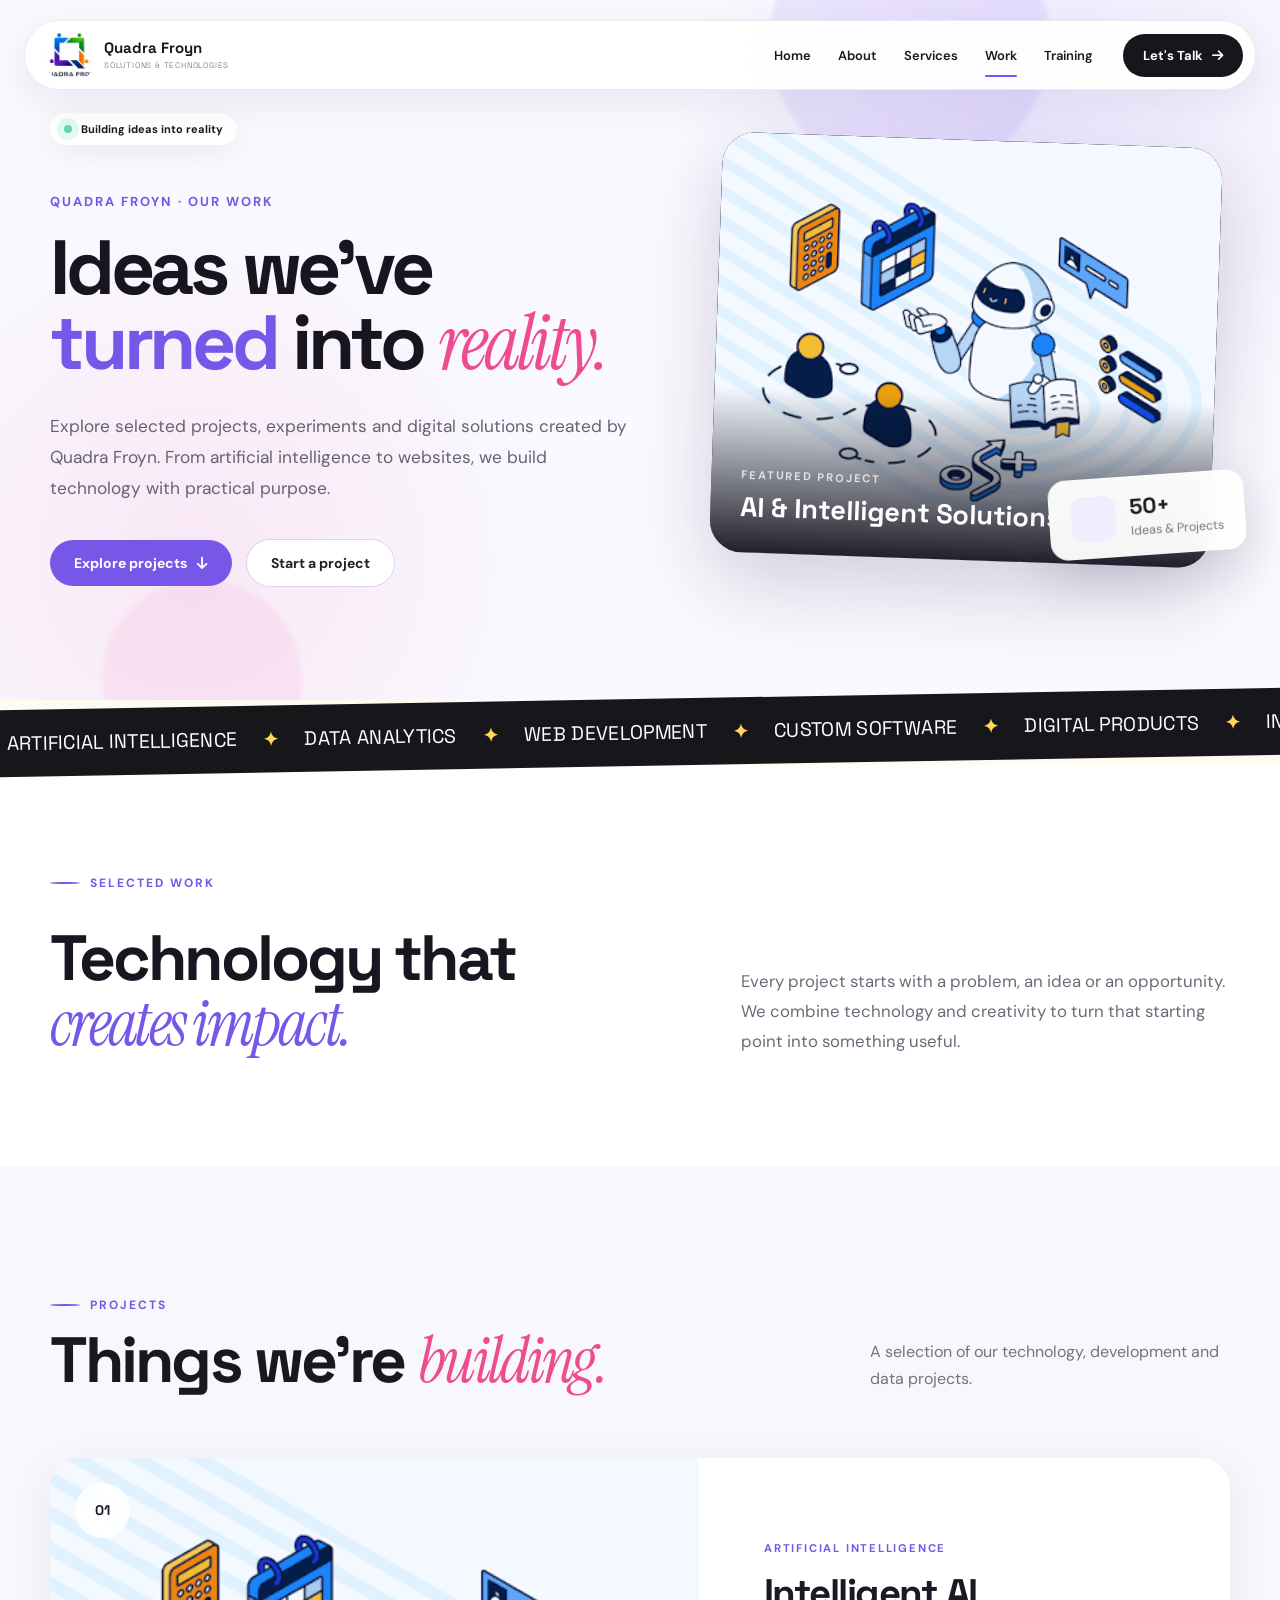
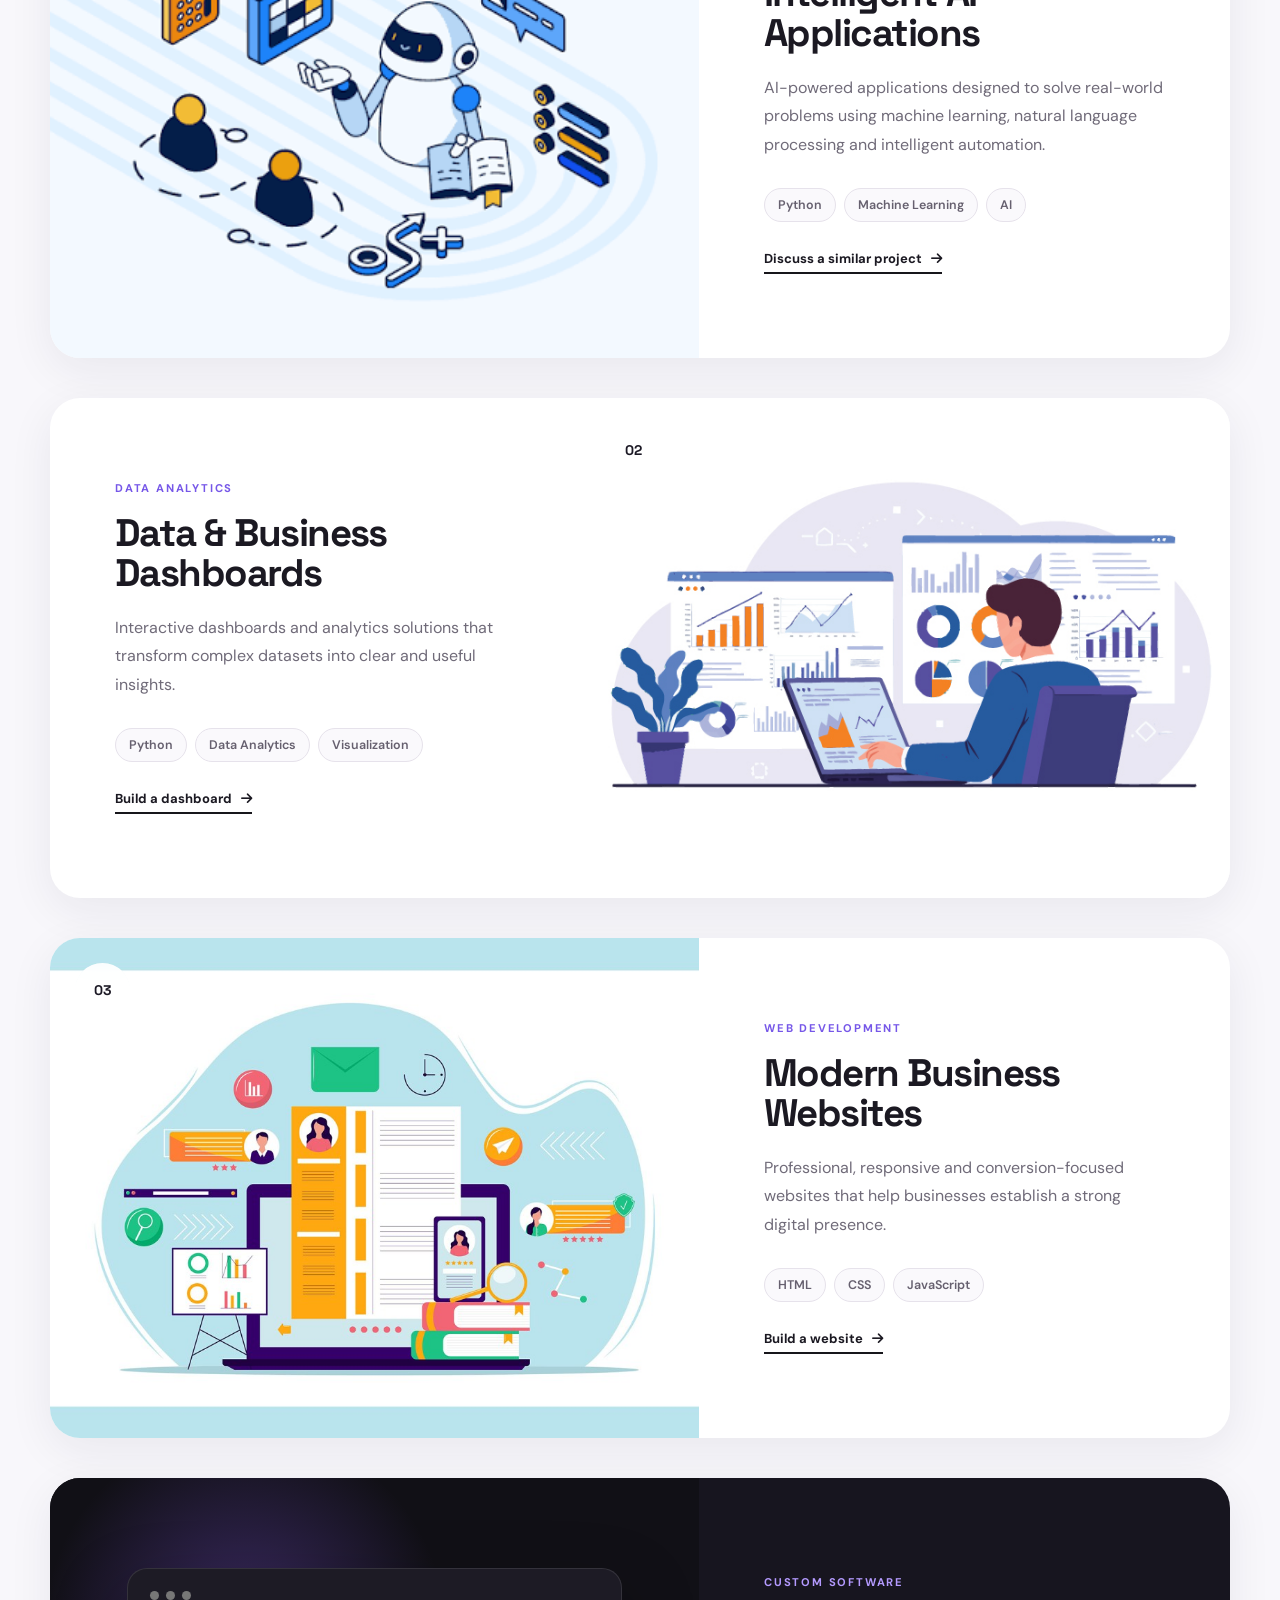
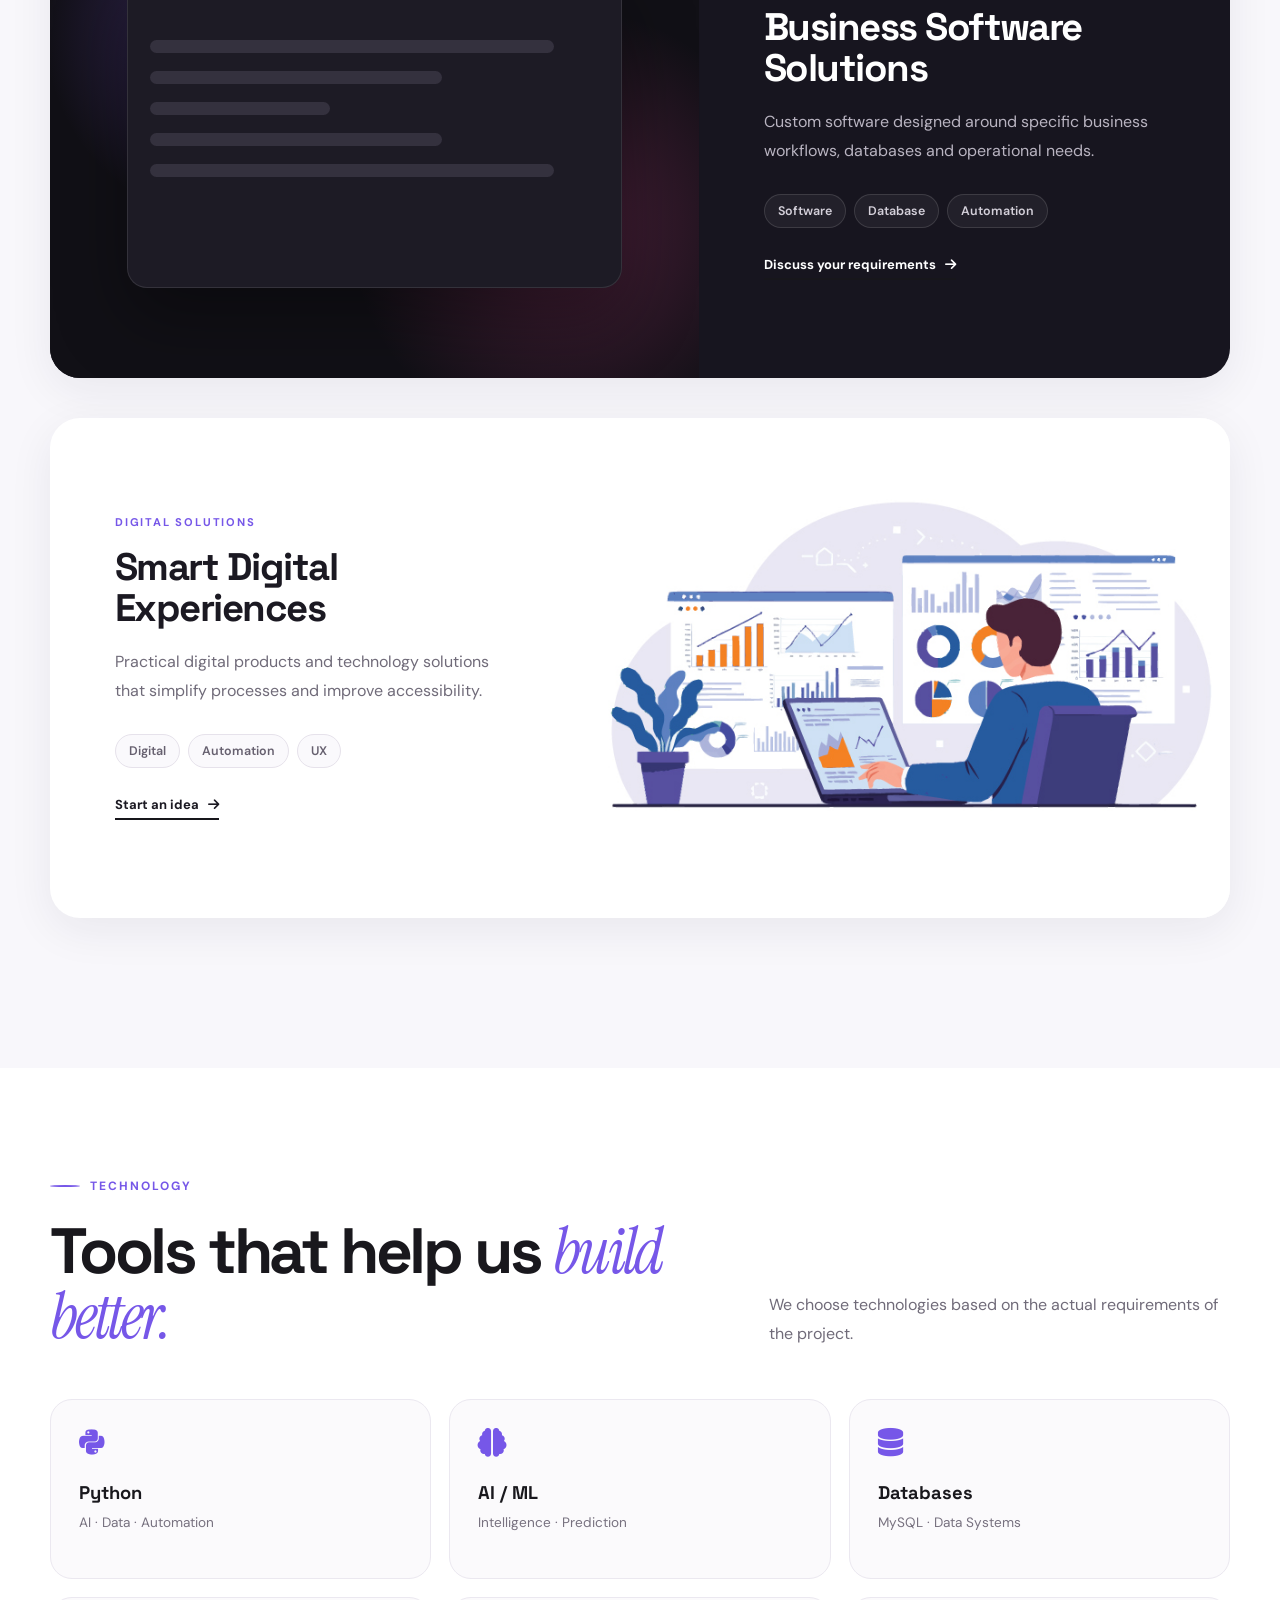
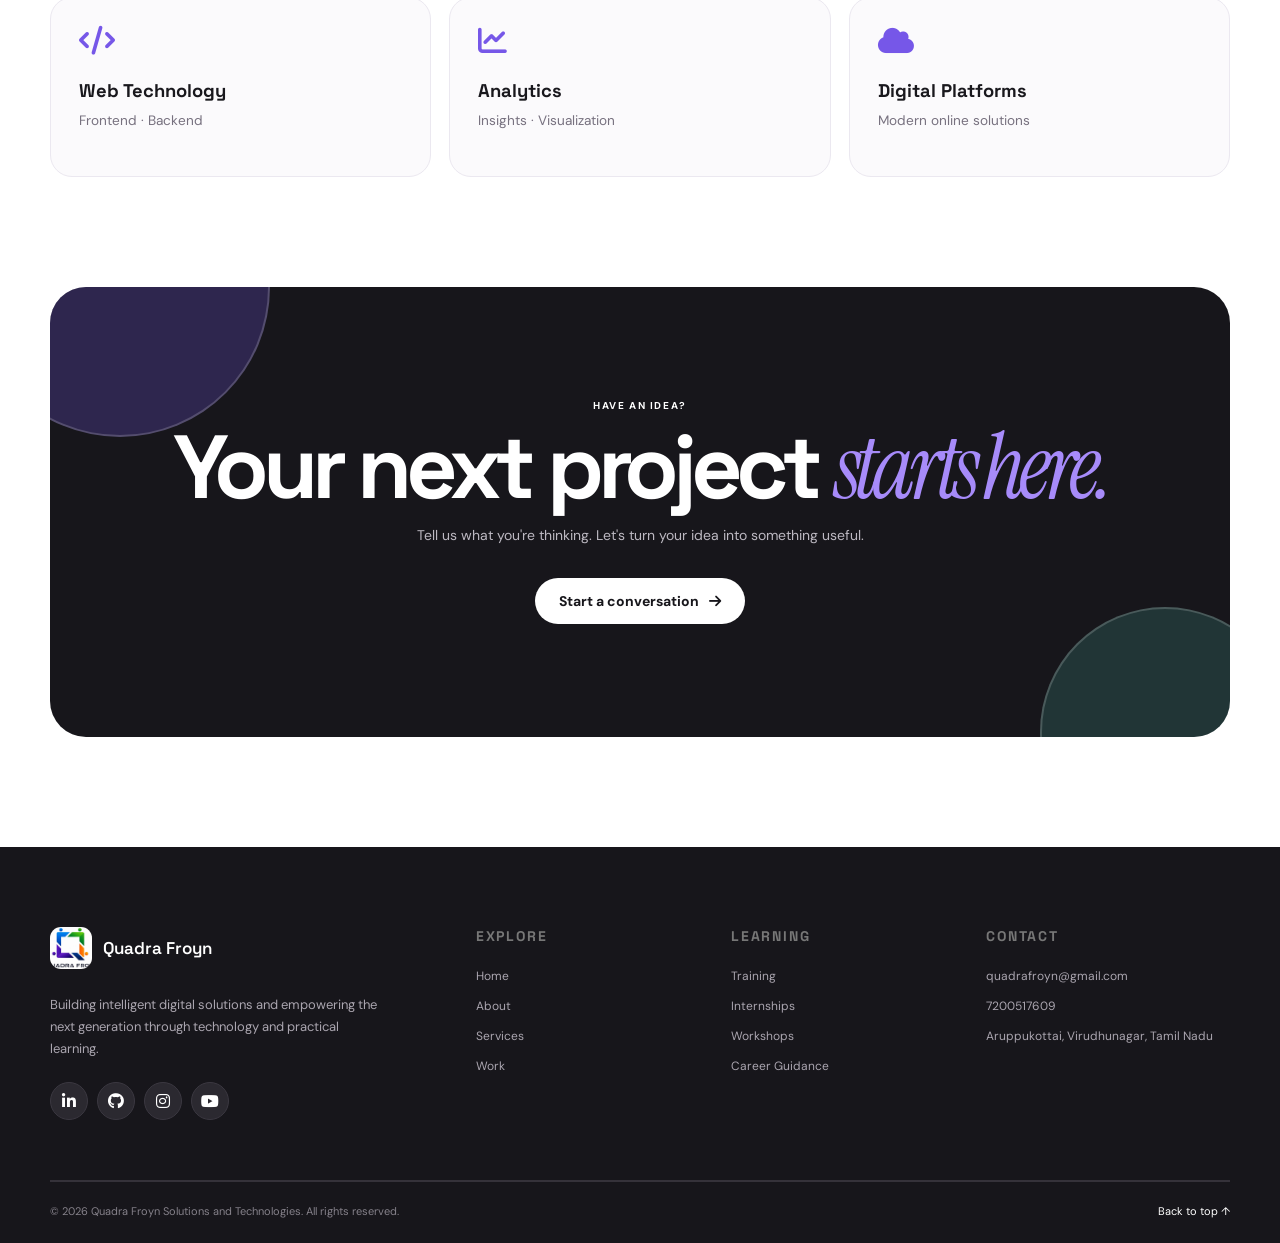
<file: work.html>
<!DOCTYPE html>
<html lang="en">

<head>

    <meta charset="UTF-8">
    <meta name="viewport" content="width=device-width, initial-scale=1.0">

    <title>Our Work | Quadra Froyn Solutions & Technologies</title>

    <meta name="description"
        content="Explore projects and digital solutions built by Quadra Froyn Solutions and Technologies across AI, data analytics, web development and software.">

    <!-- GOOGLE FONTS -->

    <link rel="preconnect" href="https://fonts.googleapis.com">
    <link rel="preconnect" href="https://fonts.gstatic.com" crossorigin>

    <link href="https://fonts.googleapis.com/css2?family=DM+Sans:wght@400;500;600;700&family=Space+Grotesk:wght@400;500;600;700&family=Instrument+Serif:ital@0;1&display=swap"
        rel="stylesheet">

    <!-- FONT AWESOME -->

    <link rel="stylesheet"
        href="https://cdnjs.cloudflare.com/ajax/libs/font-awesome/6.5.1/css/all.min.css">

    <!-- MAIN CSS -->

    <link rel="stylesheet" href="css/style.css">
    <link rel="stylesheet" href="css/home-desktop.css">

</head>


<body>


<!-- =====================================================
     NAVBAR
===================================================== -->

<header class="navbar" id="navbar">

    <a href="index.html" class="logo-area">

        <img src="images/logo (2).jpg"
             alt="Quadra Froyn Logo">

        <div>

            <strong>Quadra Froyn</strong>

            <span>Solutions & Technologies</span>

        </div>

    </a>


    <nav class="desktop-nav">

        <a href="index.html">
            Home
        </a>

        <a href="about.html">
            About
        </a>

        <a href="services.html">
            Services
        </a>

        <a href="work.html" class="active">
            Work
        </a>

        <a href="training.html">
            Training
        </a>

    </nav>


    <a href="contact.html" class="nav-button">

        Let's Talk

        <i class="fa-solid fa-arrow-right"></i>

    </a>


    <button class="menu-button" id="menuButton">

        <i class="fa-solid fa-bars"></i>

    </button>

</header>


<!-- =====================================================
     MOBILE MENU
===================================================== -->

<div class="mobile-menu" id="mobileMenu">

    <button class="close-menu" id="closeMenu">

        <i class="fa-solid fa-xmark"></i>

    </button>


    <a href="index.html">
        Home
    </a>

    <a href="about.html">
        About
    </a>

    <a href="services.html">
        Services
    </a>

    <a href="work.html" class="active">
        Work
    </a>

    <a href="training.html">
        Training
    </a>

    <a href="contact.html">
        Contact
    </a>

</div>



<!-- =====================================================
     WORK HERO
===================================================== -->

<main>

<section class="work-page-hero">

    <div class="work-hero-glow work-glow-one"></div>

    <div class="work-hero-glow work-glow-two"></div>


    <div class="container work-hero-container">


        <div class="work-hero-content">

            <div class="availability">

                <span></span>

                Building ideas into reality

            </div>


            <p class="hero-small">

                QUADRA FROYN · OUR WORK

            </p>


            <h1>

                Ideas we've

                <span class="highlight">
                    turned
                </span>

                into

                <em>reality.</em>

            </h1>


            <p class="hero-description">

                Explore selected projects, experiments and
                digital solutions created by Quadra Froyn.
                From artificial intelligence to websites,
                we build technology with practical purpose.

            </p>


            <div class="hero-buttons">

                <a href="#projects"
                   class="button primary-button">

                    Explore projects

                    <i class="fa-solid fa-arrow-down"></i>

                </a>


                <a href="contact.html"
                   class="button secondary-button">

                    Start a project

                </a>

            </div>

        </div>



        <!-- HERO PROJECT VISUAL -->

        <div class="work-hero-visual">

            <div class="hero-project-image">

                <img src="images/ai.png"
                     alt="Artificial Intelligence Project">

                <div class="hero-project-overlay">

                    <span>
                        FEATURED PROJECT
                    </span>

                    <strong>
                        AI & Intelligent
                        Solutions
                    </strong>

                </div>

            </div>


            <div class="hero-project-card">

                <i class="fa-solid fa-sparkles"></i>

                <div>

                    <strong>
                        50+
                    </strong>

                    <span>
                        Ideas & Projects
                    </span>

                </div>

            </div>

        </div>

    </div>

</section>



<!-- =====================================================
     MARQUEE
===================================================== -->

<section class="marquee-section">

    <div class="marquee-track">

        <span>ARTIFICIAL INTELLIGENCE</span>
        <b>✦</b>

        <span>DATA ANALYTICS</span>
        <b>✦</b>

        <span>WEB DEVELOPMENT</span>
        <b>✦</b>

        <span>CUSTOM SOFTWARE</span>
        <b>✦</b>

        <span>DIGITAL PRODUCTS</span>
        <b>✦</b>

        <span>INNOVATION</span>
        <b>✦</b>

        <span>ARTIFICIAL INTELLIGENCE</span>
        <b>✦</b>

        <span>DATA ANALYTICS</span>
        <b>✦</b>

    </div>

</section>



<!-- =====================================================
     INTRO
===================================================== -->

<section class="work-intro section-padding">

    <div class="container">

        <div class="section-label">

            <span></span>

            SELECTED WORK

        </div>


        <div class="work-intro-grid">

            <h2>

                Technology that

                <em>
                    creates impact.
                </em>

            </h2>


            <p>

                Every project starts with a problem,
                an idea or an opportunity. We combine
                technology and creativity to turn that
                starting point into something useful.

            </p>

        </div>

    </div>

</section>



<!-- =====================================================
     PROJECTS
===================================================== -->

<section class="projects-section section-padding"
         id="projects">

    <div class="container">


        <div class="section-heading">

            <div>

                <div class="section-label">

                    <span></span>

                    PROJECTS

                </div>

                <h2>

                    Things we're

                    <em>
                        building.
                    </em>

                </h2>

            </div>


            <p>

                A selection of our technology,
                development and data projects.

            </p>

        </div>



        <!-- PROJECT 01 -->

        <article class="project-card project-featured">

            <div class="project-image">

                <img src="images/ai.png"
                     alt="AI and Machine Learning Project">

                <span class="project-number">
                    01
                </span>

            </div>


            <div class="project-content">

                <span class="project-category">

                    ARTIFICIAL INTELLIGENCE

                </span>


                <h3>

                    Intelligent AI
                    Applications

                </h3>


                <p>

                    AI-powered applications designed
                    to solve real-world problems using
                    machine learning, natural language
                    processing and intelligent automation.

                </p>


                <div class="project-tags">

                    <span>
                        Python
                    </span>

                    <span>
                        Machine Learning
                    </span>

                    <span>
                        AI
                    </span>

                </div>


                <a href="contact.html"
                   class="text-link">

                    Discuss a similar project

                    <i class="fa-solid fa-arrow-right"></i>

                </a>

            </div>

        </article>



        <!-- PROJECT 02 -->

        <article class="project-card project-reverse">

            <div class="project-image">

                <img src="images/data.jpg"
                     alt="Data Analytics Dashboard">

                <span class="project-number">
                    02
                </span>

            </div>


            <div class="project-content">

                <span class="project-category">

                    DATA ANALYTICS

                </span>


                <h3>

                    Data &
                    Business Dashboards

                </h3>


                <p>

                    Interactive dashboards and analytics
                    solutions that transform complex
                    datasets into clear and useful insights.

                </p>


                <div class="project-tags">

                    <span>
                        Python
                    </span>

                    <span>
                        Data Analytics
                    </span>

                    <span>
                        Visualization
                    </span>

                </div>


                <a href="contact.html"
                   class="text-link">

                    Build a dashboard

                    <i class="fa-solid fa-arrow-right"></i>

                </a>

            </div>

        </article>



        <!-- PROJECT 03 -->

        <article class="project-card">

            <div class="project-image">

                <img src="images/website.jpg"
                     alt="Website Development Project">

                <span class="project-number">
                    03
                </span>

            </div>


            <div class="project-content">

                <span class="project-category">

                    WEB DEVELOPMENT

                </span>


                <h3>

                    Modern Business
                    Websites

                </h3>


                <p>

                    Professional, responsive and
                    conversion-focused websites that
                    help businesses establish a strong
                    digital presence.

                </p>


                <div class="project-tags">

                    <span>
                        HTML
                    </span>

                    <span>
                        CSS
                    </span>

                    <span>
                        JavaScript
                    </span>

                </div>


                <a href="contact.html"
                   class="text-link">

                    Build a website

                    <i class="fa-solid fa-arrow-right"></i>

                </a>

            </div>

        </article>



        <!-- PROJECT 04 -->

        <article class="project-card project-dark">

            <div class="project-visual">

                <div class="software-window">

                    <div class="software-dots">

                        <span></span>
                        <span></span>
                        <span></span>

                    </div>


                    <div class="software-lines">

                        <span class="line-large"></span>

                        <span class="line-medium"></span>

                        <span class="line-small"></span>

                        <span class="line-medium"></span>

                        <span class="line-large"></span>

                    </div>

                </div>

            </div>


            <div class="project-content">

                <span class="project-category">

                    CUSTOM SOFTWARE

                </span>


                <h3>

                    Business Software
                    Solutions

                </h3>


                <p>

                    Custom software designed around
                    specific business workflows,
                    databases and operational needs.

                </p>


                <div class="project-tags">

                    <span>
                        Software
                    </span>

                    <span>
                        Database
                    </span>

                    <span>
                        Automation
                    </span>

                </div>


                <a href="contact.html"
                   class="text-link">

                    Discuss your requirements

                    <i class="fa-solid fa-arrow-right"></i>

                </a>

            </div>

        </article>



        <!-- PROJECT 05 -->

        <article class="project-card project-reverse">

            <div class="project-image">

                <img src="images/data.jpg"
                     alt="Digital Analytics Project">

            </div>


            <div class="project-content">

                <span class="project-category">

                    DIGITAL SOLUTIONS

                </span>


                <h3>

                    Smart Digital
                    Experiences

                </h3>


                <p>

                    Practical digital products and
                    technology solutions that simplify
                    processes and improve accessibility.

                </p>


                <div class="project-tags">

                    <span>
                        Digital
                    </span>

                    <span>
                        Automation
                    </span>

                    <span>
                        UX
                    </span>

                </div>


                <a href="contact.html"
                   class="text-link">

                    Start an idea

                    <i class="fa-solid fa-arrow-right"></i>

                </a>

            </div>

        </article>

    </div>

</section>



<!-- =====================================================
     TECHNOLOGY STACK
===================================================== -->

<section class="technology-section section-padding">

    <div class="container">

        <div class="section-label">

            <span></span>

            TECHNOLOGY

        </div>


        <div class="technology-heading">

            <h2>

                Tools that help us

                <em>
                    build better.
                </em>

            </h2>

            <p>

                We choose technologies based on
                the actual requirements of the project.

            </p>

        </div>


        <div class="technology-grid">

            <div class="technology-card">

                <i class="fa-brands fa-python"></i>

                <strong>
                    Python
                </strong>

                <span>
                    AI · Data · Automation
                </span>

            </div>


            <div class="technology-card">

                <i class="fa-solid fa-brain"></i>

                <strong>
                    AI / ML
                </strong>

                <span>
                    Intelligence · Prediction
                </span>

            </div>


            <div class="technology-card">

                <i class="fa-solid fa-database"></i>

                <strong>
                    Databases
                </strong>

                <span>
                    MySQL · Data Systems
                </span>

            </div>


            <div class="technology-card">

                <i class="fa-solid fa-code"></i>

                <strong>
                    Web Technology
                </strong>

                <span>
                    Frontend · Backend
                </span>

            </div>


            <div class="technology-card">

                <i class="fa-solid fa-chart-line"></i>

                <strong>
                    Analytics
                </strong>

                <span>
                    Insights · Visualization
                </span>

            </div>


            <div class="technology-card">

                <i class="fa-solid fa-cloud"></i>

                <strong>
                    Digital Platforms
                </strong>

                <span>
                    Modern online solutions
                </span>

            </div>

        </div>

    </div>

</section>



<!-- =====================================================
     CTA
===================================================== -->

<section class="cta-section">

    <div class="container">

        <div class="cta-box">

            <div class="cta-decoration decoration-one"></div>

            <div class="cta-decoration decoration-two"></div>


            <p>
                HAVE AN IDEA?
            </p>


            <h2>

                Your next project

                <em>
                    starts here.
                </em>

            </h2>


            <p class="cta-text">

                Tell us what you're thinking.
                Let's turn your idea into something useful.

            </p>


            <a href="contact.html"
               class="button white-button">

                Start a conversation

                <i class="fa-solid fa-arrow-right"></i>

            </a>

        </div>

    </div>

</section>

</main>



<!-- =====================================================
     FOOTER
===================================================== -->

<footer class="footer">

    <div class="container">

        <div class="footer-grid">


            <div class="footer-brand">

                <a href="index.html"
                   class="footer-logo">

                    <img src="images/logo (2).jpg"
                         alt="Quadra Froyn">

                    <span>
                        Quadra Froyn
                    </span>

                </a>


                <p>

                    Building intelligent digital solutions
                    and empowering the next generation
                    through technology and practical learning.

                </p>


                <div class="social-links">

                    <a href="https://www.linkedin.com/company/quadrafroynsolutions"
                       target="_blank">

                        <i class="fa-brands fa-linkedin-in"></i>

                    </a>


                    <a href="https://github.com/quadrafroyn2026"
                       target="_blank">

                        <i class="fa-brands fa-github"></i>

                    </a>


                    <a href="https://www.instagram.com/quadrafroyn_/"
                       target="_blank">

                        <i class="fa-brands fa-instagram"></i>

                    </a>


                    <a href="https://www.youtube.com/@QuadraFroynSolutions"
                       target="_blank">

                        <i class="fa-brands fa-youtube"></i>

                    </a>

                </div>

            </div>



            <div class="footer-column">

                <h4>
                    Explore
                </h4>

                <a href="index.html">
                    Home
                </a>

                <a href="about.html">
                    About
                </a>

                <a href="services.html">
                    Services
                </a>

                <a href="work.html">
                    Work
                </a>

            </div>



            <div class="footer-column">

                <h4>
                    Learning
                </h4>

                <a href="training.html">
                    Training
                </a>

                <a href="training.html">
                    Internships
                </a>

                <a href="training.html">
                    Workshops
                </a>

                <a href="training.html">
                    Career Guidance
                </a>

            </div>



            <div class="footer-column">

                <h4>
                    Contact
                </h4>


                <a href="mailto:quadrafroyn@gmail.com">

                    quadrafroyn@gmail.com

                </a>


                <a href="tel:+917200517609">

                    7200517609

                </a>


                <span>

                    Aruppukottai,
                    Virudhunagar,
                    Tamil Nadu

                </span>

            </div>

        </div>



        <div class="footer-bottom">

            <span>

                © 2026 Quadra Froyn Solutions and Technologies.
                All rights reserved.

            </span>


            <a href="#navbar">

                Back to top ↑

            </a>

        </div>

    </div>

</footer>



<!-- JAVASCRIPT -->

<script src="js/script.js"></script>

</body>

</html>
</file>
<file: css/style.css>
/* =========================================================
   QUADRA FROYN
   MAIN WEBSITE STYLES
========================================================= */

:root {

    --black: #17161b;
    --dark: #211f26;

    --cream: #fffaf2;
    --white: #ffffff;

    --text: #19181d;
    --muted: #737079;

    --purple: #695cff;
    --purple-light: #eeeaff;

    --pink: #ff72b5;
    --orange: #ff9163;

    --green: #66d7a8;
    --yellow: #ffd85a;

    --line: #e9e5df;

    --radius: 28px;

    --shadow:
        0 25px 70px rgba(28, 23, 55, 0.10);

    --ease:
        cubic-bezier(.16, 1, .3, 1);
}


/* =========================================================
   RESET
========================================================= */

* {
    margin: 0;
    padding: 0;
    box-sizing: border-box;
}

html {
    scroll-behavior: smooth;
}

body {
    font-family: "DM Sans", sans-serif;
    background: var(--cream);
    color: var(--text);
    overflow-x: hidden;
}

body.menu-open {
    overflow: hidden;
}

a {
    color: inherit;
    text-decoration: none;
}

button,
input,
textarea,
select {
    font: inherit;
}

img {
    width: 100%;
    display: block;
}

::selection {
    background: var(--purple);
    color: white;
}

.container {
    width: min(1180px, calc(100% - 40px));
    margin: auto;
}

.section-padding {
    padding: 120px 0;
}


/* =========================================================
   NAVBAR
========================================================= */

/* =====================================================
   NAVBAR
===================================================== */

.navbar {
    position: fixed;
    z-index: 1000;

    top: 20px;
    left: 50%;

    transform: translateX(-50%);

    width: min(1240px, calc(100% - 48px));
    min-height: 70px;

    display: flex;
    align-items: center;
    justify-content: space-between;

    padding: 0 12px 0 22px;

    background: rgba(255, 255, 255, 0.92);

    backdrop-filter: blur(22px);
    -webkit-backdrop-filter: blur(22px);

    border: 1px solid rgba(20, 20, 20, 0.08);

    border-radius: 999px;

    box-shadow:
        0 12px 40px rgba(30, 20, 60, 0.08);

    transition:
        top 0.35s var(--ease),
        box-shadow 0.35s var(--ease),
        width 0.35s var(--ease);
}

.navbar.scrolled {
    top: 12px;

    box-shadow:
        0 18px 55px rgba(30, 20, 60, 0.14);
}


/* =====================================================
   LOGO
===================================================== */

.logo-area {
    display: flex;
    align-items: center;

    gap: 11px;

    flex-shrink: 0;

    font-family: "Space Grotesk", sans-serif;
}

.logo-area img {
    width: 46px;
    height: 46px;

    object-fit: cover;

    border-radius: 13px;

    display: block;
}

.logo-area strong {
    display: block;

    font-size: 15px;
    line-height: 1.1;

    white-space: nowrap;
}

.logo-area span {
    display: block;

    margin-top: 4px;

    font-size: 8px;

    color: #888;

    letter-spacing: 0.1em;

    text-transform: uppercase;

    white-space: nowrap;
}


/* =====================================================
   DESKTOP NAVIGATION
===================================================== */

.desktop-nav {
    display: flex;
    align-items: center;

    gap: 30px;

    margin-left: auto;
    margin-right: 30px;

    font-size: 13px;

    font-weight: 600;
}

.desktop-nav a {
    position: relative;

    padding: 8px 0;

    white-space: nowrap;

    transition:
        color 0.3s ease,
        transform 0.3s ease;
}

.desktop-nav a:hover {
    color: var(--purple);
}

.desktop-nav a::after {
    content: "";

    position: absolute;

    left: 0;
    bottom: -5px;

    width: 100%;
    height: 2px;

    background: var(--purple);

    border-radius: 10px;

    transform: scaleX(0);

    transform-origin: right;

    transition: transform 0.3s ease;
}

.desktop-nav a:hover::after,
.desktop-nav a.active::after {
    transform: scaleX(1);

    transform-origin: left;
}


/* =====================================================
   NAV CTA BUTTON
===================================================== */

.nav-button {
    display: inline-flex;

    align-items: center;
    justify-content: center;

    gap: 9px;

    flex-shrink: 0;

    background: var(--black);

    color: #fff;

    padding: 13px 20px;

    border-radius: 999px;

    font-weight: 700;

    font-size: 13px;

    white-space: nowrap;

    transition:
        background 0.35s var(--ease),
        transform 0.35s var(--ease),
        box-shadow 0.35s var(--ease);
}

.nav-button:hover {
    background: var(--purple);

    transform: translateY(-2px);

    box-shadow:
        0 8px 20px rgba(91, 54, 214, 0.22);
}


/* =====================================================
   MOBILE MENU BUTTON
===================================================== */

.menu-button {
    display: none;

    align-items: center;
    justify-content: center;

    width: 44px;
    height: 44px;

    border: none;

    border-radius: 50%;

    background: var(--black);

    color: #fff;

    cursor: pointer;

    font-size: 18px;

    flex-shrink: 0;
}


/* =====================================================
   MOBILE MENU
===================================================== */

.mobile-menu {
    position: fixed;

    z-index: 2000;

    inset: 0;

    width: 100%;
    height: 100vh;

    background: var(--cream);

    display: flex;

    flex-direction: column;

    justify-content: center;
    align-items: center;

    gap: 20px;

    transform: translateY(-110%);

    visibility: hidden;

    transition:
        transform 0.65s var(--ease),
        visibility 0.65s ease;
}

.mobile-menu.open {
    transform: translateY(0);

    visibility: visible;
}

.mobile-menu a {
    font-family: "Space Grotesk", sans-serif;

    font-size: 42px;

    font-weight: 600;

    letter-spacing: -0.05em;

    transition:
        color 0.3s ease,
        transform 0.3s ease;
}

.mobile-menu a:hover,
.mobile-menu a.active {
    color: var(--purple);

    transform: translateX(5px);
}


/* =====================================================
   CLOSE BUTTON
===================================================== */

.close-menu {
    position: absolute;

    top: 25px;
    right: 25px;

    width: 45px;
    height: 45px;

    display: flex;
    align-items: center;
    justify-content: center;

    border: none;

    background: var(--black);

    color: #fff;

    border-radius: 50%;

    cursor: pointer;

    font-size: 18px;

    transition:
        background 0.3s ease,
        transform 0.3s ease;
}

.close-menu:hover {
    background: var(--purple);

    transform: rotate(90deg);
}


/* =====================================================
   TABLET
===================================================== */

@media (max-width: 1050px) {

    .navbar {
        width: calc(100% - 32px);

        padding-left: 18px;
    }

    .desktop-nav {
        gap: 20px;

        margin-right: 20px;
    }

    .desktop-nav a {
        font-size: 12px;
    }

    .nav-button {
        padding: 12px 16px;

        font-size: 12px;
    }
}


/* =====================================================
   MOBILE
===================================================== */

@media (max-width: 768px) {

    .navbar {
        top: 14px;

        width: calc(100% - 28px);

        min-height: 62px;

        padding: 0 9px 0 14px;
    }

    .navbar.scrolled {
        top: 10px;
    }

    .desktop-nav {
        display: none !important;
    }

    .navbar .nav-button {
        display: none;
    }

    .menu-button {
        display: flex;
    }

    .logo-area img {
        width: 42px;
        height: 42px;
    }

    .logo-area strong {
        font-size: 14px;
    }

    .logo-area span {
        font-size: 7px;
    }

    .mobile-menu a {
        font-size: 34px;
    }
}


/* =====================================================
   SMALL MOBILE
===================================================== */

@media (max-width: 480px) {

    .navbar {
        width: calc(100% - 20px);

        min-height: 58px;

        padding-left: 11px;
        padding-right: 7px;
    }

    .logo-area {
        gap: 8px;
    }

    .logo-area img {
        width: 39px;
        height: 39px;

        border-radius: 11px;
    }

    .logo-area strong {
        font-size: 13px;
    }

    .logo-area span {
        font-size: 6.5px;
    }

    .menu-button {
        width: 40px;
        height: 40px;
    }

    .mobile-menu {
        gap: 16px;
    }

    .mobile-menu a {
        font-size: 30px;
    }
}

/* =========================================================
   HERO
========================================================= */

.hero {
    position: relative;
    min-height: 100vh;

    overflow: hidden;

    padding: 155px 0 80px;

    background:
        radial-gradient(
            circle at 10% 20%,
            rgba(255, 216, 90, .30),
            transparent 27%
        ),

        radial-gradient(
            circle at 90% 15%,
            rgba(166, 108, 255, .25),
            transparent 30%
        ),

        radial-gradient(
            circle at 70% 90%,
            rgba(102, 215, 168, .25),
            transparent 28%
        ),

        var(--cream);
}


/* =========================================================
   HERO CONTAINER
========================================================= */

.hero-container {
    width: min(1240px, calc(100% - 48px));

    margin: 0 auto;

    display: grid;

    grid-template-columns:
        minmax(0, 1.05fr)
        minmax(0, .95fr);

    gap: 70px;

    align-items: center;

    min-height: 680px;
}


/* =========================================================
   HERO CONTENT
========================================================= */

.hero-content {
    position: relative;

    z-index: 5;

    max-width: 680px;
}

.availability {
    display: inline-flex;

    align-items: center;

    gap: 9px;

    padding: 9px 14px;

    background: #fff;

    border-radius: 999px;

    font-size: 11px;

    font-weight: 700;

    box-shadow:
        0 8px 30px rgba(30, 20, 40, .07);

    margin-bottom: 25px;
}

.availability span {
    width: 8px;
    height: 8px;

    flex-shrink: 0;

    border-radius: 50%;

    background: var(--green);

    box-shadow:
        0 0 0 7px rgba(102, 215, 168, .18);

    animation: pulse 2s infinite;
}

@keyframes pulse {
    50% {
        box-shadow:
            0 0 0 13px transparent;
    }
}


.hero-small {
    color: var(--muted);

    font-size: 11px;

    font-weight: 700;

    letter-spacing: .14em;

    margin-bottom: 18px;
}


/* =========================================================
   HERO HEADING
========================================================= */

.hero h1 {
    margin: 0;

    font-family: "Space Grotesk", sans-serif;

    /*
       Desktop size is now controlled instead of
       growing too aggressively with viewport width.
    */
    font-size: clamp(58px, 6vw, 92px);

    line-height: .9;

    letter-spacing: -.075em;

    font-weight: 600;
}

.hero h1 .highlight {
    position: relative;

    display: inline-block;

    color: var(--purple);
}

.hero h1 .highlight::after {
    content: "";

    position: absolute;

    left: 4%;
    right: 2%;

    bottom: -7px;

    height: 8px;

    background: var(--yellow);

    border-radius: 50%;

    transform: rotate(-2deg);

    z-index: -1;
}

.hero h1 em {
    font-family: "Instrument Serif", serif;

    font-weight: 400;

    color: var(--pink);

    letter-spacing: -.02em;
}


/* =========================================================
   HERO DESCRIPTION
========================================================= */

.hero-description {
    max-width: 590px;

    margin: 30px 0;

    color: var(--muted);

    font-size: 16px;

    line-height: 1.7;
}


/* =========================================================
   HERO BUTTONS
========================================================= */

.hero-buttons {
    display: flex;

    align-items: center;

    gap: 12px;

    flex-wrap: wrap;
}

.button {
    display: inline-flex;

    align-items: center;

    justify-content: center;

    gap: 10px;

    border-radius: 999px;

    padding: 15px 21px;

    font-weight: 700;

    font-size: 13px;

    white-space: nowrap;

    transition: .35s var(--ease);
}

.primary-button {
    background: var(--black);

    color: #fff;
}

.primary-button:hover {
    background: var(--purple);

    transform: translateY(-4px);

    box-shadow:
        0 14px 30px rgba(105, 92, 255, .25);
}

.secondary-button {
    background: #fff;

    border: 1px solid var(--line);
}

.secondary-button:hover {
    transform: translateY(-4px);

    box-shadow: var(--shadow);
}


/* =========================================================
   HERO STATS
========================================================= */

.hero-mini-stats {
    display: flex;

    align-items: flex-start;

    gap: 0;

    margin-top: 42px;
}

.hero-mini-stats div {
    padding-right: 28px;

    margin-right: 28px;

    border-right: 1px solid #ddd7ce;
}

.hero-mini-stats div:last-child {
    padding-right: 0;

    margin-right: 0;

    border-right: none;
}

.hero-mini-stats strong {
    display: block;

    font-family: "Space Grotesk", sans-serif;

    font-size: 27px;

    line-height: 1;
}

.hero-mini-stats span {
    display: block;

    margin-top: 6px;

    color: var(--muted);

    font-size: 10px;

    text-transform: uppercase;

    letter-spacing: .1em;
}


/* =========================================================
   HERO VISUAL
========================================================= */

.hero-visual {
    position: relative;

    min-height: 580px;

    display: grid;

    place-items: center;

    z-index: 2;
}


/* =========================================================
   MAIN VISUAL CIRCLE
========================================================= */

.visual-circle {
    width: min(430px, 90%);

    aspect-ratio: 1 / 1;

    height: auto;

    position: relative;

    display: grid;

    place-items: center;

    background:
        linear-gradient(
            135deg,
            #655cff,
            #a978ff 55%,
            #ff79b5
        );

    border-radius:
        55% 45% 60% 40% /
        45% 55% 45% 55%;

    box-shadow:
        0 35px 80px rgba(70, 50, 150, .22);

    animation:
        morph 9s ease-in-out infinite,
        float 6s ease-in-out infinite;
}

.visual-circle::before {
    content: "";

    position: absolute;

    inset: 30px;

    border: 2px dashed rgba(255, 255, 255, .6);

    border-radius: inherit;
}

@keyframes morph {
    0%, 100% {
        border-radius:
            55% 45% 60% 40% /
            45% 55% 45% 55%;
    }

    50% {
        border-radius:
            42% 58% 45% 55% /
            60% 40% 60% 40%;
    }
}

@keyframes float {
    50% {
        transform:
            translateY(-15px)
            rotate(2deg);
    }
}


/* =========================================================
   CIRCLE CONTENT
========================================================= */

.circle-content {
    position: relative;

    color: #fff;

    text-align: center;

    z-index: 2;
}

.sparkle {
    font-size: 62px;

    margin-bottom: 10px;
}

.circle-content h3 {
    margin: 0;

    font-family: "Space Grotesk", sans-serif;

    font-size: clamp(34px, 4vw, 43px);

    line-height: .9;

    letter-spacing: -.06em;
}

.circle-content h3 span {
    color: var(--yellow);
}


/* =========================================================
   FLOATING CARDS
========================================================= */

.floating-card {
    position: absolute;

    display: flex;

    align-items: center;

    gap: 12px;

    background: #fff;

    padding: 13px 17px;

    border-radius: 18px;

    box-shadow:
        0 20px 40px rgba(30, 20, 60, .13);

    z-index: 5;

    animation:
        floatCard 5s ease-in-out infinite;
}

@keyframes floatCard {
    50% {
        transform:
            translateY(-12px)
            rotate(2deg);
    }
}

.floating-card strong {
    display: block;

    font-size: 12px;
}

.floating-card span {
    display: block;

    color: var(--muted);

    font-size: 10px;
}

.card-icon {
    width: 38px;
    height: 38px;

    display: grid;

    place-items: center;

    flex-shrink: 0;

    background: var(--purple-light);

    color: var(--purple);

    border-radius: 12px;
}


/* =========================================================
   FLOATING CARD POSITIONS
========================================================= */

.card-ai {
    top: 13%;

    left: 0;
}

.card-data {
    right: 0;

    bottom: 20%;

    animation-delay: -2s;
}

.card-web {
    left: 7%;

    bottom: 8%;

    background: var(--black);

    color: #fff;

    animation-delay: -3s;
}

.card-web i {
    color: var(--green);
}


/* =========================================================
   DECORATIVE DOTS
========================================================= */

.tiny-dot {
    position: absolute;

    border-radius: 50%;

    z-index: 1;

    animation:
        floatCard 5s infinite;
}

.dot-yellow {
    width: 80px;
    height: 80px;

    background: var(--yellow);

    top: 5%;
    right: 6%;
}

.dot-green {
    width: 100px;
    height: 100px;

    background: var(--green);

    bottom: 6%;
    right: 4%;
}

.dot-blue {
    width: 45px;
    height: 45px;

    background: var(--purple);

    bottom: 28%;
    left: 0;
}


/* =========================================================
   LARGE DESKTOP
========================================================= */

@media (min-width: 1400px) {

    .hero {
        padding-top: 170px;
    }

    .hero-container {
        width: min(1320px, calc(100% - 80px));

        grid-template-columns:
            1.08fr
            .92fr;

        gap: 90px;

        min-height: 720px;
    }

    .hero h1 {
        font-size: 96px;
    }

    .hero-visual {
        min-height: 620px;
    }

    .visual-circle {
        width: 460px;
    }
}


/* =========================================================
   LAPTOP
========================================================= */

@media (max-width: 1100px) {

    .hero {
        padding-top: 145px;
    }

    .hero-container {
        width: calc(100% - 48px);

        gap: 45px;
    }

    .hero h1 {
        font-size: clamp(54px, 6.5vw, 78px);
    }

    .hero-description {
        font-size: 15px;
    }

    .hero-visual {
        min-height: 500px;
    }

    .visual-circle {
        width: 370px;
    }

    .floating-card {
        padding: 11px 14px;
    }

    .card-ai {
        left: 0;
    }

    .card-data {
        right: -5px;
    }
}


/* =========================================================
   TABLET
========================================================= */

@media (max-width: 900px) {

    .hero {
        padding: 135px 0 70px;
    }

    .hero-container {
        grid-template-columns: 1fr;

        gap: 60px;

        min-height: auto;

        text-align: center;
    }

    .hero-content {
        max-width: 720px;

        margin: 0 auto;
    }

    .availability {
        margin-left: auto;
        margin-right: auto;
    }

    .hero-description {
        margin-left: auto;
        margin-right: auto;
    }

    .hero-buttons {
        justify-content: center;
    }

    .hero-mini-stats {
        justify-content: center;
    }

    .hero-visual {
        min-height: 520px;

        width: 100%;

        max-width: 620px;

        margin: 0 auto;
    }

    .visual-circle {
        width: 390px;
    }
}


/* =========================================================
   MOBILE
========================================================= */

@media (max-width: 600px) {

    .hero {
        padding: 120px 0 55px;
    }

    .hero-container {
        width: calc(100% - 32px);

        gap: 40px;
    }

    .hero h1 {
        font-size: clamp(46px, 14vw, 68px);

        line-height: .92;
    }

    .hero-small {
        font-size: 9px;

        letter-spacing: .12em;
    }

    .hero-description {
        margin: 24px auto;

        font-size: 14px;

        line-height: 1.65;
    }

    .hero-buttons {
        flex-direction: column;

        width: 100%;
    }

    .button {
        width: 100%;

        max-width: 280px;
    }

    .hero-mini-stats {
        gap: 0;

        margin-top: 35px;
    }

    .hero-mini-stats div {
        padding-right: 16px;

        margin-right: 16px;
    }

    .hero-mini-stats strong {
        font-size: 22px;
    }

    .hero-mini-stats span {
        font-size: 8px;
    }

    .hero-visual {
        min-height: 400px;
    }

    .visual-circle {
        width: min(310px, 82vw);
    }

    .visual-circle::before {
        inset: 22px;
    }

    .sparkle {
        font-size: 45px;
    }

    .circle-content h3 {
        font-size: 32px;
    }

    .floating-card {
        padding: 9px 11px;

        gap: 8px;

        border-radius: 14px;
    }

    .floating-card strong {
        font-size: 10px;
    }

    .floating-card span {
        font-size: 8px;
    }

    .card-icon {
        width: 31px;
        height: 31px;

        border-radius: 9px;
    }

    .card-ai {
        top: 10%;
        left: 2%;
    }

    .card-data {
        right: 0;
        bottom: 18%;
    }

    .card-web {
        left: 4%;
        bottom: 5%;
    }

    .dot-yellow {
        width: 50px;
        height: 50px;

        right: 3%;
    }

    .dot-green {
        width: 60px;
        height: 60px;

        right: 1%;
    }

    .dot-blue {
        width: 30px;
        height: 30px;

        left: 2%;
    }
}


/* =========================================================
   VERY SMALL MOBILE
========================================================= */

@media (max-width: 400px) {

    .hero {
        padding-top: 110px;
    }

    .hero-container {
        width: calc(100% - 24px);
    }

    .hero h1 {
        font-size: 43px;
    }

    .hero-mini-stats strong {
        font-size: 19px;
    }

    .hero-mini-stats span {
        font-size: 7px;
    }

    .hero-visual {
        min-height: 350px;
    }

    .visual-circle {
        width: 275px;
    }

    .floating-card {
        transform: scale(.9);
    }

    .card-data {
        right: -4px;
    }
}


/* =========================================================
   MARQUEE
========================================================= */

.marquee-section {

    overflow: hidden;

    background: var(--black);

    color: white;

    transform:
        rotate(-1deg)
        scale(1.03);

    padding: 20px 0;
}

.marquee-track {

    display: flex;

    width: max-content;

    align-items: center;

    animation:
        marquee 28s linear infinite;
}

.marquee-track span {

    font-family: "Space Grotesk";

    font-size: 20px;

    white-space: nowrap;

    padding: 0 25px;
}

.marquee-track b {

    color: var(--yellow);

    font-size: 18px;
}

@keyframes marquee {

    to {
        transform: translateX(-50%);
    }
}


/* =========================================================
   SECTION LABEL
========================================================= */

.section-label {

    display: flex;

    align-items: center;

    gap: 8px;

    color: var(--muted);

    font-size: 11px;

    font-weight: 700;

    letter-spacing: .14em;
}

.section-label span {

    width: 7px;
    height: 7px;

    border-radius: 50%;

    background: var(--purple);
}


/* =========================================================
   INTRO
========================================================= */

.intro {

    background: var(--cream);
}

.intro-grid {

    display: grid;

    grid-template-columns: .7fr 1.5fr;

    gap: 90px;

    margin-top: 55px;
}

.round-badge {

    width: 130px;
    height: 130px;

    border-radius: 50%;

    background: var(--yellow);

    display: flex;

    flex-direction: column;

    justify-content: center;

    align-items: center;

    font-weight: 800;

    font-size: 13px;

    line-height: 1.05;

    transform: rotate(-8deg);
}

.round-badge b {

    margin-top: 8px;
}

.intro-left p {

    margin-top: 30px;

    color: var(--muted);

    max-width: 250px;

    line-height: 1.6;
}

.intro-right h2 {

    font-family: "Instrument Serif";

    font-size: clamp(40px, 5vw, 70px);

    font-weight: 400;

    line-height: 1.03;

    letter-spacing: -.02em;
}

.intro-right h2 .purple {

    color: var(--purple);
}

.intro-right h2 .pink {

    color: var(--pink);
}

.intro-right > p {

    max-width: 650px;

    color: var(--muted);

    line-height: 1.7;

    margin: 28px 0;
}

.text-link {

    display: inline-flex;

    gap: 10px;

    align-items: center;

    font-weight: 700;

    font-size: 13px;

    border-bottom: 2px solid var(--black);

    padding-bottom: 5px;
}


/* =========================================================
   SERVICES
========================================================= */

.services-section {

    background: white;
}

.section-heading {

    display: flex;

    justify-content: space-between;

    align-items: end;

    gap: 40px;

    margin-top: 18px;
}

.section-heading h2 {

    font-family: "Space Grotesk";

    font-size: clamp(45px, 6vw, 75px);

    line-height: .95;

    letter-spacing: -.06em;
}

.section-heading h2 em {

    font-family: "Instrument Serif";

    font-weight: 400;

    color: var(--purple);
}

.section-heading p {

    max-width: 420px;

    color: var(--muted);

    line-height: 1.6;
}

.service-grid {

    display: grid;

    grid-template-columns: repeat(4, 1fr);

    gap: 14px;

    margin-top: 55px;
}

.service-card {

    min-height: 350px;

    padding: 27px;

    border-radius: var(--radius);

    position: relative;

    overflow: hidden;

    transition: .5s var(--ease);
}

.service-card:hover {

    transform: translateY(-9px) rotate(.5deg);

    box-shadow: var(--shadow);
}

.service-purple {
    background: #efedff;
}

.service-green {
    background: #e9f9f2;
}

.service-orange {
    background: #fff0e8;
}

.service-yellow {
    background: #fff7d9;
}

.service-number {

    position: absolute;

    top: 22px;
    right: 22px;

    color: #aaa;

    font-size: 11px;

    font-weight: 700;
}

.service-icon {

    width: 58px;
    height: 58px;

    border-radius: 18px;

    background: white;

    display: grid;

    place-items: center;

    font-size: 22px;

    color: var(--purple);

    margin-bottom: 80px;

    box-shadow:
        0 10px 25px rgba(20,20,20,.07);

    transition: .4s var(--ease);
}

.service-card:hover .service-icon {

    transform:
        rotate(-10deg)
        scale(1.1);
}

.service-card h3 {

    font-family: "Space Grotesk";

    font-size: 24px;

    letter-spacing: -.04em;

    margin-bottom: 12px;
}

.service-card p {

    color: var(--muted);

    font-size: 13px;

    line-height: 1.6;
}

.service-arrow {

    position: absolute;

    right: 25px;
    bottom: 25px;

    width: 38px;
    height: 38px;

    display: grid;

    place-items: center;

    background: white;

    border-radius: 50%;

    font-size: 12px;
}

.center-button {

    text-align: center;

    margin-top: 45px;
}


/* =========================================================
   WORK
========================================================= */

.work-section {

    background: var(--black);

    color: white;
}

.light-label {
    color: #aaa;
}

.light-label span {
    background: var(--yellow);
}

.work-heading {

    display: flex;

    align-items: end;

    justify-content: space-between;

    margin-top: 18px;
}

.work-heading h2 {

    font-family: "Space Grotesk";

    font-size: clamp(48px, 6vw, 78px);

    line-height: .9;

    letter-spacing: -.06em;
}

.work-heading h2 em {

    font-family: "Instrument Serif";

    font-weight: 400;

    color: var(--yellow);
}

.light-link {

    display: flex;

    gap: 10px;

    align-items: center;

    font-size: 13px;

    font-weight: 700;

    color: #ddd;
}

.work-grid {

    display: grid;

    grid-template-columns:
        1.35fr
        .65fr;

    grid-template-rows:
        320px
        320px;

    gap: 14px;

    margin-top: 55px;
}

.work-card {

    position: relative;

    overflow: hidden;

    border-radius: 28px;

    background: #302d36;
}

.work-card.work-large {

    grid-row: span 2;
}

.work-card img {

    width: 100%;
    height: 100%;

    object-fit: cover;

    transition:
        transform .7s var(--ease);
}

.work-card::after {

    content: "";

    position: absolute;

    inset: 0;

    background:
        linear-gradient(
            to top,
            rgba(0,0,0,.85),
            rgba(0,0,0,.05) 70%
        );
}

.work-card:hover img {

    transform: scale(1.07);
}

.work-overlay {

    position: absolute;

    z-index: 2;

    left: 25px;
    right: 25px;
    bottom: 24px;
}

.work-overlay span {

    font-size: 9px;

    letter-spacing: .12em;

    color: #ddd;
}

.work-overlay h3 {

    max-width: 450px;

    font-family: "Space Grotesk";

    font-size: 27px;

    line-height: 1;

    letter-spacing: -.04em;

    margin-top: 7px;
}

.work-overlay > i {

    position: absolute;

    right: 0;
    bottom: 0;

    width: 40px;
    height: 40px;

    display: grid;

    place-items: center;

    border-radius: 50%;

    background: white;

    color: var(--black);

    font-size: 12px;
}


/* =========================================================
   PRODUCT
========================================================= */

.product-box {

    display: grid;

    grid-template-columns:
        1fr
        .9fr;

    gap: 60px;

    align-items: center;

    padding: 60px;

    background:
        linear-gradient(
            135deg,
            #eeebff,
            #fff7ef
        );

    border-radius: 35px;

    overflow: hidden;

    position: relative;
}

.product-box::before {

    content: "";

    position: absolute;

    width: 350px;
    height: 350px;

    background: #a891ff;

    opacity: .14;

    border-radius: 50%;

    right: -120px;
    top: -120px;
}

.product-label {

    color: #777;

    font-size: 10px;

    font-weight: 700;

    letter-spacing: .12em;
}

.product-content h2 {

    font-family: "Space Grotesk";

    font-size: clamp(50px, 6vw, 80px);

    line-height: .9;

    letter-spacing: -.07em;

    margin: 15px 0;
}

.product-content h2 em {

    font-family: "Instrument Serif";

    color: var(--purple);

    font-weight: 400;
}

.product-content p {

    max-width: 480px;

    color: var(--muted);

    line-height: 1.7;

    margin-bottom: 25px;
}

.product-image {

    position: relative;

    transform: rotate(3deg);

    transition: .5s var(--ease);
}

.product-box:hover .product-image {

    transform: rotate(0) scale(1.03);
}

.browser-window {

    background: white;

    border-radius: 20px;

    overflow: hidden;

    box-shadow:
        0 25px 60px rgba(50,35,100,.15);
}

.browser-header {

    height: 35px;

    display: flex;

    align-items: center;

    gap: 5px;

    padding: 0 12px;

    background: #f3f2f5;
}

.browser-header span {

    width: 7px;
    height: 7px;

    border-radius: 50%;

    background: #c8c5cc;
}

.browser-content {

    min-height: 280px;

    padding: 35px;

    background:
        linear-gradient(
            135deg,
            #fff,
            #f4f0ff
        );
}

.fake-logo {

    font-family: "Space Grotesk";

    font-weight: 800;

    font-size: 12px;
}

.fake-heading {

    font-family: "Space Grotesk";

    font-size: 42px;

    line-height: .9;

    font-weight: 700;

    letter-spacing: -.07em;

    margin: 35px 0 25px;
}

.fake-button {

    display: inline-block;

    padding: 12px 18px;

    border-radius: 999px;

    background: var(--purple);

    color: white;

    font-size: 11px;

    font-weight: 700;
}


/* =========================================================
   TRAINING
========================================================= */

.training-section {

    background: #fff0d8;
}

.training-grid {

    display: grid;

    grid-template-columns:
        .9fr
        1.1fr;

    gap: 80px;

    align-items: center;
}

.training-title {

    font-family: "Space Grotesk";

    font-size: clamp(50px, 6vw, 78px);

    line-height: .92;

    letter-spacing: -.07em;

    margin: 18px 0 25px;
}

.training-title em {

    font-family: "Instrument Serif";

    color: var(--purple);

    font-weight: 400;
}

.training-description {

    max-width: 520px;

    color: var(--muted);

    line-height: 1.7;

    margin-bottom: 28px;
}

.training-list {

    display: grid;

    gap: 10px;
}

.training-item {

    display: flex;

    align-items: center;

    gap: 16px;

    padding: 19px;

    background: white;

    border-radius: 20px;

    transition: .4s var(--ease);
}

.training-item:hover {

    transform: translateX(8px);

    box-shadow:
        0 15px 35px rgba(30,20,40,.08);
}

.training-icon {

    width: 48px;
    height: 48px;

    display: grid;

    place-items: center;

    border-radius: 15px;

    background: #efebff;

    color: var(--purple);
}

.training-item strong {

    display: block;

    font-size: 14px;
}

.training-item span {

    display: block;

    margin-top: 3px;

    color: var(--muted);

    font-size: 11px;
}


/* =========================================================
   WHY
========================================================= */

.why-title {

    font-family: "Space Grotesk";

    font-size: clamp(50px, 6vw, 78px);

    line-height: .9;

    letter-spacing: -.07em;

    margin-top: 18px;
}

.why-title em {

    font-family: "Instrument Serif";

    color: var(--pink);

    font-weight: 400;
}

.why-grid {

    display: grid;

    grid-template-columns:
        repeat(4, 1fr);

    gap: 12px;

    margin-top: 55px;
}

.why-card {

    min-height: 210px;

    padding: 25px;

    border: 1px solid var(--line);

    border-radius: 23px;

    background: white;

    transition: .4s var(--ease);
}

.why-card:hover {

    transform: translateY(-7px);

    box-shadow: var(--shadow);
}

.why-card i {

    color: var(--purple);

    font-size: 20px;

    margin-bottom: 50px;
}

.why-card h3 {

    font-family: "Space Grotesk";

    font-size: 17px;

    margin-bottom: 8px;
}

.why-card p {

    color: var(--muted);

    font-size: 12px;

    line-height: 1.55;
}


/* =========================================================
   CTA
========================================================= */

.cta-section {

    padding: 0 0 120px;
}

.cta-box {

    position: relative;

    overflow: hidden;

    text-align: center;

    padding: 100px 30px;

    border-radius: 35px;

    background:
        linear-gradient(
            135deg,
            #6259ff,
            #a56fff 50%,
            #ff74b2
        );

    color: white;
}

.cta-box > p:first-of-type {

    font-size: 10px;

    font-weight: 700;

    letter-spacing: .16em;
}

.cta-box h2 {

    font-family: "Space Grotesk";

    font-size: clamp(55px, 8vw, 100px);

    line-height: .85;

    letter-spacing: -.07em;

    margin: 18px 0 25px;
}

.cta-box h2 em {

    font-family: "Instrument Serif";

    font-weight: 400;

    color: var(--yellow);
}

.cta-text {

    max-width: 450px;

    margin: auto auto 30px;

    color: rgba(255,255,255,.8);

    line-height: 1.6;

    font-size: 14px;
}

.white-button {

    background: white;

    color: var(--black);
}

.white-button:hover {

    transform: translateY(-4px);

    box-shadow:
        0 15px 35px rgba(0,0,0,.18);
}

.cta-decoration {

    position: absolute;

    border-radius: 50%;

    border: 2px solid rgba(255,255,255,.18);
}

.decoration-one {

    width: 250px;
    height: 250px;

    left: -100px;
    top: -100px;
}

.decoration-two {

    width: 350px;
    height: 350px;

    right: -140px;
    bottom: -180px;
}


/* =========================================================
   FOOTER
========================================================= */

.footer {

    background: var(--black);

    color: white;

    padding: 75px 0 25px;
}

.footer-grid {

    display: grid;

    grid-template-columns:
        2fr
        1fr
        1fr
        1fr;

    gap: 50px;

    padding-bottom: 55px;

    border-bottom: 1px solid #35323a;
}

.footer-logo {

    display: flex;

    align-items: center;

    gap: 10px;

    font-family: "Space Grotesk";

    font-weight: 700;

    font-size: 19px;
}

.footer-logo img {

    width: 40px;
    height: 40px;

    border-radius: 11px;

    object-fit: cover;
}

.footer-brand p {

    max-width: 350px;

    margin-top: 18px;

    color: #99959f;

    font-size: 13px;

    line-height: 1.7;
}

.social-links {

    display: flex;

    gap: 8px;

    margin-top: 22px;
}

.social-links a {

    width: 38px;
    height: 38px;

    display: grid;

    place-items: center;

    border: 1px solid #3b3841;

    border-radius: 50%;

    color: #aaa;

    transition: .3s;
}

.social-links a:hover {

    color: white;

    background: var(--purple);

    border-color: var(--purple);
}

.footer-column {

    display: flex;

    flex-direction: column;

    gap: 9px;
}

.footer-column h4 {

    color: #777;

    font-size: 10px;

    letter-spacing: .13em;

    text-transform: uppercase;

    margin-bottom: 10px;
}

.footer-column a,
.footer-column span {

    color: #aaa;

    font-size: 12px;

    line-height: 1.7;

    transition: .3s;
}

.footer-column a:hover {

    color: white;
}

.footer-bottom {

    display: flex;

    justify-content: space-between;

    gap: 20px;

    padding-top: 22px;

    color: #777;

    font-size: 10px;
}

.footer-bottom a:hover {

    color: white;
}


/* =========================================================
   RESPONSIVE
========================================================= */

@media(max-width:1000px) {

    .desktop-nav,
    .nav-button {
        display: none;
    }

    .menu-button {
        display: block;
    }

    .hero-container {
        grid-template-columns: 1fr;
    }

    .hero-content {
        text-align: center;
    }

    .hero-description {
        margin-left: auto;
        margin-right: auto;
    }

    .hero-buttons {
        justify-content: center;
    }

    .hero-mini-stats {
        justify-content: center;
    }

    .service-grid {
        grid-template-columns: repeat(2,1fr);
    }

    .why-grid {
        grid-template-columns: repeat(2,1fr);
    }

    .training-grid {
        grid-template-columns: 1fr;
    }

    .footer-grid {
        grid-template-columns: 1fr 1fr;
    }

    .intro-grid {
        grid-template-columns: 1fr;
        gap: 45px;
    }
}


@media(max-width:700px) {

    .container {
        width: min(100% - 28px,1180px);
    }

    .section-padding {
        padding: 80px 0;
    }

    .navbar {
        top: 10px;
        width: calc(100% - 20px);
    }

    .hero {
        padding-top: 125px;
    }

    .hero h1 {
        font-size: clamp(55px,16vw,80px);
    }

    .hero-visual {
        min-height: 400px;
    }

    .visual-circle {
        width: 285px;
        height: 285px;
    }

    .circle-content h3 {
        font-size: 32px;
    }

    .sparkle {
        font-size: 45px;
    }

    .floating-card {
        transform: scale(.85);
    }

    .card-ai {
        left: 0;
    }

    .card-data {
        right: 0;
    }

    .dot-yellow {
        width: 55px;
        height: 55px;
    }

    .dot-green {
        width: 70px;
        height: 70px;
    }

    .hero-mini-stats {
        gap: 15px;
    }

    .hero-mini-stats div {
        padding-right: 15px;
    }

    .section-heading {
        display: block;
    }

    .section-heading p {
        margin-top: 20px;
    }

    .service-grid {
        grid-template-columns: 1fr;
    }

    .service-card {
        min-height: 300px;
    }

    .work-grid {
        grid-template-columns: 1fr;
        grid-template-rows: repeat(3, 320px);
    }

    .work-card.work-large {
        grid-row: auto;
    }

    .work-heading {
        display: block;
    }

    .work-heading .light-link {
        margin-top: 20px;
    }

    .product-box {
        grid-template-columns: 1fr;

        padding: 30px;

        gap: 40px;
    }

    .training-grid {
        gap: 45px;
    }

    .why-grid {
        grid-template-columns: 1fr;
    }

    .footer-grid {
        grid-template-columns: 1fr;
    }

    .footer-bottom {
        flex-direction: column;
    }

    .cta-box {
        padding: 75px 20px;
    }
}


@media(max-width:450px) {

    .logo-area span {
        display: none;
    }

    .hero-mini-stats strong {
        font-size: 22px;
    }

    .hero-mini-stats span {
        font-size: 8px;
    }

    .floating-card {
        padding: 10px;
    }

    .card-web {
        left: 0;
    }

    .card-data {
        right: -5px;
    }
}


/* =========================================================
   REDUCED MOTION
========================================================= */

@media(prefers-reduced-motion: reduce) {

    *,
    *::before,
    *::after {

        animation-duration: .01ms !important;

        transition-duration: .01ms !important;

        scroll-behavior: auto !important;
    }
}
/* =====================================================
   ABOUT PAGE
===================================================== */

/* ABOUT HERO */

.page-hero {
    min-height: 90vh;
    padding: 155px 0 90px;
    overflow: hidden;

    background:
        radial-gradient(
            circle at 10% 20%,
            rgba(255,216,92,.35),
            transparent 28%
        ),
        radial-gradient(
            circle at 90% 15%,
            rgba(166,108,255,.25),
            transparent 30%
        ),
        radial-gradient(
            circle at 70% 90%,
            rgba(98,214,167,.25),
            transparent 30%
        ),
        var(--cream);
}

.about-hero-grid {
    display:grid;
    grid-template-columns:1fr 1fr;
    gap:70px;
    align-items:center;
}

.about-hero h1 {
    font:
        600 clamp(58px,7vw,100px)/.9
        "Space Grotesk";

    letter-spacing:-.075em;
    margin-top:22px;
    max-width:700px;
}

.about-hero .lead {
    margin:32px 0;
}

.about-hero-buttons {
    display:flex;
    gap:12px;
    flex-wrap:wrap;
}


/* ABOUT VISUAL */

.about-visual {
    height:560px;
    position:relative;
    display:grid;
    place-items:center;
}

.about-orbit {
    position:absolute;
    border:1px dashed rgba(91,85,255,.25);
    border-radius:50%;
    animation:aboutOrbit 15s linear infinite;
}

.orbit-one {
    width:430px;
    height:430px;
}

.orbit-two {
    width:310px;
    height:310px;
    animation-direction:reverse;
    animation-duration:11s;
}

@keyframes aboutOrbit {
    from {
        transform:rotate(0deg);
    }

    to {
        transform:rotate(360deg);
    }
}


.about-center {
    width:245px;
    height:245px;

    border-radius:
        48% 52% 45% 55%
        /
        55% 45% 55% 45%;

    background:
        linear-gradient(
            135deg,
            #7168ff,
            #b67aff 55%,
            #ff82b5
        );

    color:#fff;

    display:flex;
    flex-direction:column;
    align-items:center;
    justify-content:center;

    box-shadow:
        0 30px 70px rgba(60,40,130,.22);

    animation:
        aboutFloat 6s ease-in-out infinite,
        aboutMorph 9s ease-in-out infinite;
}

.about-center-icon {
    width:65px;
    height:65px;

    border-radius:20px;

    background:rgba(255,255,255,.2);

    display:grid;
    place-items:center;

    font-size:25px;

    margin-bottom:15px;
}

.about-center strong {
    font:
        700 28px
        "Space Grotesk";
}

.about-center span {
    font:
        500 20px
        "Space Grotesk";

    opacity:.8;
}

.about-center small {
    margin-top:6px;
    letter-spacing:.15em;
    font-size:10px;
    opacity:.7;
}

@keyframes aboutFloat {

    50% {
        transform:translateY(-15px);
    }

}

@keyframes aboutMorph {

    50% {
        border-radius:
            55% 45% 60% 40%
            /
            45% 55% 45% 55%;
    }

}


/* FLOATING LABELS */

.about-floating {
    position:absolute;

    background:#fff;

    padding:13px 17px;

    border-radius:16px;

    font-size:11px;
    font-weight:800;

    box-shadow:
        0 15px 40px rgba(30,20,60,.12);

    display:flex;
    align-items:center;
    gap:8px;

    animation:
        aboutFloat 5s ease-in-out infinite;
}

.about-floating i {
    color:var(--blue);
}

.about-float-one {
    top:17%;
    left:8%;
    transform:rotate(-7deg);
}

.about-float-two {
    top:18%;
    right:7%;
    transform:rotate(6deg);
    animation-delay:-2s;
}

.about-float-three {
    bottom:18%;
    right:8%;
    transform:rotate(-5deg);
    animation-delay:-3s;
}

.about-float-four {
    bottom:16%;
    left:8%;
    transform:rotate(7deg);
    animation-delay:-1s;
}


/* =====================================================
   ABOUT INTRO
===================================================== */

.about-intro {
    background:#fff;
}

.about-intro-grid {
    display:grid;
    grid-template-columns:.7fr 1.6fr;
    gap:80px;
    align-items:start;
}

.about-badge {
    width:120px;
    height:120px;

    margin-top:35px;

    border-radius:50%;

    background:var(--yellow);

    display:grid;
    place-items:center;

    text-align:center;

    font-size:12px;
    font-weight:800;

    line-height:1.1;

    transform:rotate(-8deg);

    box-shadow:
        0 20px 45px rgba(80,60,10,.12);
}

.about-big-text {
    font:
        400 clamp(38px,5vw,68px)/1.1
        "Instrument Serif";

    letter-spacing:-.025em;
}

.highlight-blue {
    color:var(--blue);
}

.highlight-pink {
    color:var(--pink);
}


/* =====================================================
   STORY
===================================================== */

.story-section {
    background:var(--cream);
}

.story-heading {
    margin-bottom:55px;
}

.story-grid {
    display:grid;
    grid-template-columns:1fr 1fr;
    gap:60px;
    align-items:start;
}

.story-text {
    font-size:18px;
    line-height:1.75;
    color:var(--muted);
}

.story-text p {
    margin-bottom:25px;
}

.story-text strong {
    color:var(--ink);
}


.story-cards {
    display:grid;
    grid-template-columns:1fr 1fr;
    gap:14px;
}

.story-card {
    min-height:220px;
    padding:28px;

    border-radius:27px;

    position:relative;

    overflow:hidden;

    transition:
        .45s var(--ease);
}

.story-card:hover {
    transform:
        translateY(-8px)
        rotate(.7deg);

    box-shadow:var(--shadow);
}

.story-card span {
    position:absolute;
    right:22px;
    top:20px;

    font-size:11px;
    font-weight:700;
    opacity:.5;
}

.story-card i {
    font-size:25px;
    margin-bottom:45px;
}

.story-card h3 {
    font:
        600 28px
        "Space Grotesk";

    margin-bottom:8px;
}

.story-card p {
    color:var(--muted);
    font-size:13px;
    line-height:1.55;
}

.story-card-yellow {
    background:#fff0a9;
}

.story-card-purple {
    background:#eee9ff;
}

.story-card-green {
    background:#ddf8ed;
    grid-column:1 / -1;
}


/* =====================================================
   ABOUT CAPABILITIES
===================================================== */

.about-services {
    background:#fff;
}

.center-heading {
    text-align:center;
}

.center-lead {
    margin:
        25px
        auto
        0;
}

.about-capabilities {
    margin-top:60px;

    display:grid;

    grid-template-columns:
        repeat(2,1fr);

    gap:14px;
}

.capability {
    display:flex;
    gap:20px;

    align-items:flex-start;

    padding:28px;

    border-radius:24px;

    background:#f7f5f1;

    border:1px solid transparent;

    transition:.4s var(--ease);
}

.capability:hover {
    transform:translateY(-6px);

    background:#fff;

    border-color:var(--line);

    box-shadow:var(--shadow);
}

.capability-icon {
    width:58px;
    height:58px;

    flex:0 0 58px;

    border-radius:18px;

    display:grid;
    place-items:center;

    background:#fff;

    font-size:21px;
}

.capability-icon.blue {
    color:var(--blue);
}

.capability-icon.pink {
    color:var(--pink);
}

.capability-icon.green {
    color:#2da77a;
}

.capability-icon.orange {
    color:var(--orange);
}

.capability-icon.yellow {
    color:#c79d00;
}

.capability-icon.purple {
    color:#9259e9;
}

.capability h3 {
    font:
        600 22px
        "Space Grotesk";

    letter-spacing:-.03em;

    margin-bottom:8px;
}

.capability p {
    color:var(--muted);

    font-size:14px;

    line-height:1.55;
}


/* =====================================================
   MISSION
===================================================== */

.mission-section {
    background:
        radial-gradient(
            circle at 90% 10%,
            rgba(166,108,255,.15),
            transparent 30%
        ),
        var(--cream);
}

.mission-grid {
    display:grid;

    grid-template-columns:
        1fr 1fr;

    gap:15px;

    margin-top:55px;
}

.mission-card {
    min-height:350px;

    padding:38px;

    border-radius:30px;

    position:relative;

    overflow:hidden;

    transition:.5s var(--ease);
}

.mission-card:hover {
    transform:translateY(-8px);
    box-shadow:var(--shadow);
}

.mission-card:after {
    content:"";

    position:absolute;

    width:240px;
    height:240px;

    border-radius:50%;

    right:-90px;
    bottom:-100px;

    background:rgba(255,255,255,.25);
}

.mission-card-green {
    background:#dff8ed;
}

.mission-card-purple {
    background:#eee9ff;
}

.mission-number {
    font-size:11px;
    font-weight:800;

    color:#777;
}

.mission-icon {
    width:65px;
    height:65px;

    border-radius:20px;

    background:#fff;

    display:grid;
    place-items:center;

    font-size:24px;

    margin:
        55px
        0
        25px;
}

.mission-card h3 {
    font:
        600 38px
        "Space Grotesk";

    letter-spacing:-.05em;

    margin-bottom:15px;
}

.mission-card p {
    max-width:530px;

    color:var(--muted);

    font-size:15px;

    line-height:1.7;
}


/* =====================================================
   VALUES
===================================================== */

.values-section {
    background:#fff;
}

.values-heading {
    margin-bottom:55px;
}

.values-grid {
    display:grid;

    grid-template-columns:
        repeat(4,1fr);

    gap:13px;
}

.value-card {
    min-height:240px;

    padding:27px;

    border:
        1px solid
        var(--line);

    border-radius:24px;

    transition:.4s var(--ease);
}

.value-card:hover {
    transform:translateY(-7px);
    box-shadow:var(--shadow);
}

.value-icon {
    width:53px;
    height:53px;

    display:grid;
    place-items:center;

    border-radius:17px;

    background:#f1efff;

    color:var(--blue);

    margin-bottom:55px;
}

.value-card h3 {
    font:
        600 20px
        "Space Grotesk";

    margin-bottom:9px;
}

.value-card p {
    color:var(--muted);

    font-size:13px;

    line-height:1.55;
}


/* =====================================================
   WHY QUADRA FROYN
===================================================== */

.why-about-section {
    background:var(--ink);
    color:#fff;
}

.why-about-section .eyebrow {
    color:#aaa;
}

.why-about-section .section-title {
    color:#fff;
}

.why-about-grid {
    display:grid;

    grid-template-columns:
        .9fr 1.1fr;

    gap:100px;

    align-items:start;
}

.why-about-list {
    display:grid;
    gap:0;
}

.why-about-item {
    display:grid;

    grid-template-columns:
        45px 1fr;

    gap:20px;

    padding:
        25px 0;

    border-bottom:
        1px solid
        #343139;
}

.why-about-item:last-child {
    border-bottom:0;
}

.why-about-item > span {
    font-size:11px;
    color:#777;
    padding-top:5px;
}

.why-about-item h3 {
    font:
        600 23px
        "Space Grotesk";

    margin-bottom:7px;
}

.why-about-item p {
    color:#999;

    font-size:14px;

    line-height:1.6;

    max-width:520px;
}


/* =====================================================
   ABOUT CTA
===================================================== */

.about-cta {
    padding:80px 0;

    background:
        linear-gradient(
            135deg,
            #f0edff,
            #fff7ee
        );
}

.about-cta-box {
    background:#fff;

    border-radius:32px;

    padding:
        50px 55px;

    display:flex;

    justify-content:space-between;

    align-items:center;

    gap:30px;

    box-shadow:var(--shadow);
}

.about-cta-box h2 {
    font:
        600 clamp(38px,5vw,65px)/1
        "Space Grotesk";

    letter-spacing:-.055em;

    margin-top:15px;
}

.about-cta-box h2 .serif {
    font-weight:400;
}


/* =====================================================
   ACTIVE NAV
===================================================== */

.nav-links a.active {
    color:var(--blue);
}

.nav-links a.active:after {
    transform:scaleX(1);
    transform-origin:left;
}


/* =====================================================
   ABOUT RESPONSIVE
===================================================== */

@media(max-width:950px) {

    .about-hero-grid {
        grid-template-columns:1fr;
        gap:30px;
    }

    .about-visual {
        height:480px;
    }

    .about-intro-grid {
        grid-template-columns:1fr;
        gap:40px;
    }

    .story-grid {
        grid-template-columns:1fr;
        gap:40px;
    }

    .about-capabilities {
        grid-template-columns:1fr;
    }

    .mission-grid {
        grid-template-columns:1fr;
    }

    .values-grid {
        grid-template-columns:
            repeat(2,1fr);
    }

    .why-about-grid {
        grid-template-columns:1fr;
        gap:50px;
    }

}


@media(max-width:620px) {

    .page-hero {
        padding-top:125px;
    }

    .about-hero h1 {
        font-size:
            clamp(
                52px,
                15vw,
                76px
            );
    }

    .about-visual {
        height:370px;
    }

    .orbit-one {
        width:280px;
        height:280px;
    }

    .orbit-two {
        width:210px;
        height:210px;
    }

    .about-center {
        width:175px;
        height:175px;
    }

    .about-center-icon {
        width:48px;
        height:48px;
        font-size:18px;
        border-radius:15px;
        margin-bottom:8px;
    }

    .about-center strong {
        font-size:20px;
    }

    .about-center span {
        font-size:15px;
    }

    .about-floating {
        padding:9px 11px;
        font-size:9px;
    }

    .about-float-one {
        left:0;
    }

    .about-float-two {
        right:0;
    }

    .about-float-three {
        right:0;
    }

    .about-float-four {
        left:0;
    }

    .about-big-text {
        font-size:40px;
    }

    .story-cards {
        grid-template-columns:1fr;
    }

    .story-card-green {
        grid-column:auto;
    }

    .capability {
        padding:22px;
    }

    .capability-icon {
        width:48px;
        height:48px;
        flex-basis:48px;
        border-radius:15px;
    }

    .capability h3 {
        font-size:19px;
    }

    .mission-card {
        min-height:320px;
        padding:28px;
    }

    .mission-card h3 {
        font-size:32px;
    }

    .values-grid {
        grid-template-columns:1fr;
    }

    .value-card {
        min-height:200px;
    }

    .value-icon {
        margin-bottom:35px;
    }

    .about-cta-box {
        padding:32px 25px;

        flex-direction:column;

        align-items:flex-start;
    }

}
/* =====================================================
   NAVBAR FIX
===================================================== */

.nav {
    position: fixed;
    z-index: 1000;

    top: 18px;
    left: 50%;

    transform: translateX(-50%);

    width: min(1160px, calc(100% - 30px));
    height: 68px;

    padding: 0 10px 0 18px;

    display: flex;
    align-items: center;
    justify-content: space-between;

    background: rgba(255, 255, 255, 0.86);

    backdrop-filter: blur(18px);
    -webkit-backdrop-filter: blur(18px);

    border: 1px solid rgba(20, 20, 20, 0.08);

    border-radius: 999px;

    box-shadow:
        0 10px 35px rgba(25, 20, 50, 0.06);

    transition:
        top 0.4s var(--ease),
        box-shadow 0.4s var(--ease);
}


/* Scrolled navbar */

.nav.scrolled {
    top: 10px;

    box-shadow:
        0 18px 50px rgba(25, 20, 50, 0.12);
}


/* =====================================================
   BRAND
===================================================== */

.brand {
    display: flex;

    align-items: center;

    gap: 10px;

    min-width: 0;

    font-family: "Space Grotesk", sans-serif;

    font-weight: 700;

    line-height: 1;
}


/* IMPORTANT:
   This prevents the giant logo problem.
*/

.brand img {
    width: 42px !important;
    height: 42px !important;

    max-width: 42px !important;
    max-height: 42px !important;

    min-width: 42px;
    min-height: 42px;

    object-fit: contain;

    display: block;

    border-radius: 12px;
}


.brand-text {
    display: flex;

    flex-direction: column;

    gap: 4px;

    white-space: nowrap;

    font-size: 15px;

    letter-spacing: -0.02em;
}


.brand small {
    display: block;

    color: #888;

    font-family: "DM Sans", sans-serif;

    font-size: 9px;

    font-weight: 500;

    letter-spacing: 0.08em;

    line-height: 1;

    text-transform: uppercase;
}


/* =====================================================
   DESKTOP NAV LINKS
===================================================== */

.nav-links {
    display: flex;

    align-items: center;

    gap: 28px;

    margin-left: auto;
    margin-right: 25px;

    font-family: "DM Sans", sans-serif;

    font-size: 14px;

    font-weight: 600;
}


.nav-links a {
    position: relative;

    display: inline-flex;

    align-items: center;

    height: 68px;

    color: var(--ink);

    white-space: nowrap;

    transition:
        color 0.3s ease;
}


.nav-links a:hover {
    color: var(--blue);
}


/* Underline */

.nav-links a::after {
    content: "";

    position: absolute;

    left: 0;
    bottom: 18px;

    width: 100%;
    height: 2px;

    background: var(--blue);

    border-radius: 999px;

    transform: scaleX(0);

    transform-origin: right;

    transition:
        transform 0.3s var(--ease);
}


.nav-links a:hover::after,
.nav-links a.active::after {
    transform: scaleX(1);

    transform-origin: left;
}


.nav-links a.active {
    color: var(--blue);
}


/* =====================================================
   LET'S TALK BUTTON
===================================================== */

.nav-cta {
    display: inline-flex;

    align-items: center;
    justify-content: center;

    gap: 10px;

    flex-shrink: 0;

    padding: 12px 18px;

    background: var(--ink);

    color: #fff;

    border-radius: 999px;

    font-size: 13px;

    font-weight: 700;

    white-space: nowrap;

    transition:
        transform 0.35s var(--ease),
        background 0.35s var(--ease);
}


.nav-cta:hover {
    background: var(--blue);

    color: #fff;

    transform: translateY(-2px);
}


/* =====================================================
   MOBILE BUTTON
===================================================== */

.menu-btn {
    display: none;

    width: 44px;
    height: 44px;

    flex-shrink: 0;

    border: 0;

    border-radius: 50%;

    background: var(--ink);

    color: #fff;

    cursor: pointer;

    align-items: center;
    justify-content: center;
}


.menu-btn i {
    font-size: 16px;
}


/* =====================================================
   MOBILE MENU
===================================================== */

.mobile-menu {
    position: fixed;

    inset: 0;

    z-index: 900;

    background: rgba(255, 250, 241, 0.98);

    backdrop-filter: blur(20px);
    -webkit-backdrop-filter: blur(20px);

    padding:
        120px
        30px
        40px;

    display: flex;

    flex-direction: column;

    gap: 22px;

    transform: translateY(-105%);

    transition:
        transform 0.65s var(--ease);
}


.mobile-menu.open {
    transform: translateY(0);
}


.mobile-menu a {
    font-family: "Space Grotesk", sans-serif;

    font-size: 38px;

    font-weight: 600;

    letter-spacing: -0.04em;

    color: var(--ink);

    transition:
        color 0.25s ease,
        transform 0.25s ease;
}


.mobile-menu a:hover,
.mobile-menu a.active {
    color: var(--blue);

    transform: translateX(6px);
}


/* =====================================================
   NAVBAR RESPONSIVE
===================================================== */

@media (max-width: 950px) {

    .nav-links,
    .nav-cta {
        display: none;
    }


    .menu-btn {
        display: inline-flex;
    }


    .nav {
        height: 62px;

        padding:
            0
            9px
            0
            14px;
    }


    .brand img {
        width: 40px !important;
        height: 40px !important;

        max-width: 40px !important;
        max-height: 40px !important;

        min-width: 40px;
        min-height: 40px;
    }


    .brand-text {
        font-size: 14px;
    }

}


/* =====================================================
   SMALL MOBILE
===================================================== */

@media (max-width: 500px) {

    .nav {
        width: calc(100% - 20px);

        top: 10px;

        height: 58px;
    }


    .brand {
        gap: 8px;
    }


    .brand img {
        width: 38px !important;
        height: 38px !important;

        max-width: 38px !important;
        max-height: 38px !important;

        min-width: 38px;
        min-height: 38px;

        border-radius: 10px;
    }


    .brand-text {
        font-size: 13px;
    }


    .brand small {
        font-size: 7px;
    }


    .menu-btn {
        width: 40px;
        height: 40px;
    }


    .mobile-menu {
        padding-top: 105px;
    }


    .mobile-menu a {
        font-size: 32px;
    }

}
/* =========================================================
   FOOTER FINAL FIX
   Keep this section at the VERY BOTTOM of style.css
========================================================= */

.footer {
    width: 100%;
    background: #16151a;
    color: #fff;
    padding: 75px 0 25px;
}

.footer .container {
    width: min(1180px, calc(100% - 40px));
    margin: 0 auto;
}

/* MAIN FOOTER GRID */
.footer .footer-top {
    width: 100% !important;

    display: grid !important;
    grid-template-columns: 2fr 1fr 1fr 1fr !important;

    gap: 50px !important;

    padding-bottom: 50px;

    border-bottom: 1px solid #343139;
}

/* Each footer column */
.footer .footer-top > div {
    min-width: 0;
}

/* Brand heading */
.footer h3 {
    margin: 0 0 14px;

    font-family: "Space Grotesk", sans-serif;
    font-size: 25px;
    font-weight: 700;

    color: #fff;
}

/* Description */
.footer p {
    margin: 0;

    max-width: 500px;

    color: #aaa;

    font-family: "DM Sans", sans-serif;
    font-size: 14px;
    line-height: 1.7;
}

/* Small section headings */
.footer h5 {
    margin: 0 0 17px;

    color: #777;

    font-family: "DM Sans", sans-serif;
    font-size: 11px;
    font-weight: 700;

    letter-spacing: .12em;
    text-transform: uppercase;
}

/* Links */
.footer .footer-links {
    display: grid !important;
    grid-template-columns: 1fr !important;

    gap: 8px !important;
}

.footer .footer-links a {
    display: block;

    color: #aaa;

    font-family: "DM Sans", sans-serif;
    font-size: 14px;
    line-height: 1.5;

    text-decoration: none;

    transition:
        color .25s ease,
        transform .25s ease;
}

.footer .footer-links a:hover {
    color: #fff;
    transform: translateX(3px);
}

/* Social icons */
.footer .social {
    display: flex !important;
    align-items: center;

    gap: 8px !important;

    margin-top: 20px;
}

.footer .social a {
    width: 38px;
    height: 38px;

    display: grid !important;
    place-items: center;

    border: 1px solid #3a3840;
    border-radius: 50%;

    color: #aaa;

    font-size: 14px;

    transition:
        background .3s ease,
        color .3s ease,
        border-color .3s ease,
        transform .3s ease;
}

.footer .social a:hover {
    background: #5b55ff;
    border-color: #5b55ff;

    color: #fff;

    transform: translateY(-3px);
}

/* Bottom copyright */
.footer .bottom {
    width: 100%;

    display: flex !important;
    align-items: center;
    justify-content: space-between;

    gap: 20px;

    padding-top: 22px;

    color: #777;

    font-family: "DM Sans", sans-serif;
    font-size: 11px;
}

.footer .bottom span {
    color: #777;
}

.footer .bottom a {
    color: #777;
    text-decoration: none;

    white-space: nowrap;

    transition: color .25s ease;
}

.footer .bottom a:hover {
    color: #fff;
}


/* =========================================================
   TABLET
========================================================= */

@media (max-width: 950px) {

    .footer .footer-top {
        grid-template-columns: 1fr 1fr !important;
        gap: 40px !important;
    }

}


/* =========================================================
   MOBILE
========================================================= */

@media (max-width: 620px) {

    .footer {
        padding: 60px 0 22px;
    }

    .footer .container {
        width: min(100% - 28px, 1180px);
    }

    .footer .footer-top {
        grid-template-columns: 1fr !important;
        gap: 35px !important;
    }

    .footer .bottom {
        flex-direction: column !important;
        align-items: flex-start !important;
    }

}
/* =========================================================
   GLOBAL NAVBAR FIX
   Keep this at the VERY END of style.css
========================================================= */

.nav {
    position: fixed !important;
    z-index: 1000 !important;

    top: 18px !important;
    left: 50% !important;

    transform: translateX(-50%) !important;

    width: min(1160px, calc(100% - 30px)) !important;
    height: 68px !important;

    padding: 0 10px 0 18px !important;

    display: flex !important;
    align-items: center !important;
    justify-content: space-between !important;

    background: rgba(255, 255, 255, 0.88) !important;

    backdrop-filter: blur(18px);
    -webkit-backdrop-filter: blur(18px);

    border: 1px solid rgba(20, 20, 20, 0.08) !important;

    border-radius: 999px !important;

    box-shadow:
        0 10px 35px rgba(25, 20, 50, 0.06) !important;

    box-sizing: border-box !important;

    transition:
        top .4s var(--ease),
        box-shadow .4s var(--ease) !important;
}


/* Scrolled navbar */

.nav.scrolled {
    top: 10px !important;

    box-shadow:
        0 18px 50px rgba(25, 20, 50, 0.12) !important;
}


/* =========================================================
   BRAND
========================================================= */

.nav .brand {
    display: flex !important;
    align-items: center !important;

    gap: 10px !important;

    flex-shrink: 0 !important;

    font-family: "Space Grotesk", sans-serif !important;
    font-weight: 700 !important;

    line-height: 1 !important;
}


.nav .brand img {
    width: 42px !important;
    height: 42px !important;

    min-width: 42px !important;
    min-height: 42px !important;

    object-fit: contain !important;

    border-radius: 12px !important;

    display: block !important;
}


.nav .brand > div {
    white-space: nowrap !important;

    font-size: 16px !important;
}


.nav .brand small {
    display: block !important;

    margin-top: 3px !important;

    color: #888 !important;

    font-family: "DM Sans", sans-serif !important;

    font-size: 9px !important;

    font-weight: 500 !important;

    letter-spacing: .08em !important;

    text-transform: uppercase !important;
}


/* =========================================================
   NAV LINKS
========================================================= */

.nav .nav-links {
    display: flex !important;

    align-items: center !important;

    gap: 28px !important;

    margin-left: auto !important;
    margin-right: 28px !important;

    font-family: "DM Sans", sans-serif !important;

    font-size: 14px !important;

    font-weight: 600 !important;

    white-space: nowrap !important;
}


.nav .nav-links a {
    position: relative !important;

    display: inline-flex !important;
    align-items: center !important;

    height: 68px !important;

    color: var(--ink) !important;

    text-decoration: none !important;

    transition: color .3s ease !important;
}


.nav .nav-links a::after {
    content: "" !important;

    position: absolute !important;

    left: 0 !important;
    right: 0 !important;

    bottom: 15px !important;

    width: 100% !important;
    height: 2px !important;

    background: var(--blue) !important;

    transform: scaleX(0) !important;

    transform-origin: right !important;

    transition: transform .3s ease !important;
}


.nav .nav-links a:hover::after,
.nav .nav-links a.active::after {
    transform: scaleX(1) !important;

    transform-origin: left !important;
}


/* =========================================================
   LET'S TALK BUTTON
========================================================= */

.nav .nav-cta {
    display: inline-flex !important;

    align-items: center !important;
    justify-content: center !important;

    gap: 10px !important;

    flex-shrink: 0 !important;

    padding: 14px 20px !important;

    border-radius: 999px !important;

    background: var(--ink) !important;

    color: #fff !important;

    font-family: "DM Sans", sans-serif !important;

    font-size: 14px !important;

    font-weight: 700 !important;

    text-decoration: none !important;

    white-space: nowrap !important;

    transition:
        transform .35s var(--ease),
        background .35s var(--ease) !important;
}


.nav .nav-cta:hover {
    background: var(--blue) !important;

    color: #fff !important;

    transform: translateY(-2px) !important;
}


/* =========================================================
   MOBILE MENU BUTTON
========================================================= */

.nav .menu-btn {
    display: none;

    width: 44px;
    height: 44px;

    flex-shrink: 0;

    border: 0;

    border-radius: 50%;

    background: var(--ink);

    color: #fff;

    cursor: pointer;
}


/* =========================================================
   TABLET
========================================================= */

@media (max-width: 950px) {

    .nav {
        height: 62px !important;

        padding:
            0 9px 0 14px !important;
    }


    .nav .nav-links,
    .nav .nav-cta {
        display: none !important;
    }


    .nav .menu-btn {
        display: grid !important;

        place-items: center !important;
    }


    .nav .brand img {
        width: 40px !important;
        height: 40px !important;

        min-width: 40px !important;
        min-height: 40px !important;
    }


    .nav .brand > div {
        font-size: 15px !important;
    }
}


/* =========================================================
   SMALL MOBILE
========================================================= */

@media (max-width: 620px) {

    .nav {
        top: 12px !important;

        width: calc(100% - 24px) !important;

        height: 58px !important;
    }


    .nav .brand {
        gap: 8px !important;
    }


    .nav .brand img {
        width: 36px !important;
        height: 36px !important;

        min-width: 36px !important;
        min-height: 36px !important;

        border-radius: 10px !important;
    }


    .nav .brand > div {
        font-size: 14px !important;
    }


    .nav .brand small {
        font-size: 7px !important;
    }


    .nav .menu-btn {
        width: 40px !important;
        height: 40px !important;
    }
}


/* ================= SERVICES PAGE ================= */

/* SERVICES HERO */

.services-page-hero {
    position: relative;
    min-height: 650px;
    display: flex;
    align-items: center;
    overflow: hidden;
    padding: 100px 0;
}

.services-page-hero .container {
    display: grid;
    grid-template-columns: 1fr 0.9fr;
    align-items: center;
    gap: 70px;
    position: relative;
    z-index: 2;
}

.services-page-hero-content {
    max-width: 650px;
}

.services-page-hero-content h1 {
    font-family: "Space Grotesk", sans-serif;
    font-size: clamp(52px, 6vw, 82px);
    line-height: 0.98;
    letter-spacing: -3px;
    margin: 25px 0;
}

.services-page-hero-content h1 em {
    font-family: "Instrument Serif", serif;
    font-weight: 400;
}

.services-page-hero-content > p:not(.hero-small) {
    max-width: 600px;
    font-size: 18px;
    line-height: 1.7;
    color: #666;
    margin-bottom: 35px;
}

.services-hero-glow {
    position: absolute;
    border-radius: 50%;
    filter: blur(5px);
    pointer-events: none;
}

.glow-one {
    width: 400px;
    height: 400px;
    background: rgba(143, 104, 255, 0.12);
    top: -100px;
    right: 5%;
}

.glow-two {
    width: 300px;
    height: 300px;
    background: rgba(255, 190, 80, 0.10);
    bottom: -100px;
    left: 20%;
}


/* HERO IMAGE */

.services-hero-image {
    position: relative;
    min-height: 500px;
    display: flex;
    align-items: center;
    justify-content: center;
}

.hero-image-main {
    position: relative;
    width: 430px;
    height: 500px;
    overflow: hidden;
    border-radius: 220px 220px 35px 35px;
    transform: rotate(2deg);
    box-shadow: 0 30px 80px rgba(0, 0, 0, 0.12);
}

.hero-image-main img {
    width: 100%;
    height: 100%;
    object-fit: cover;
    display: block;
}

.hero-image-main::after {
    content: "";
    position: absolute;
    inset: 0;
    background: linear-gradient(
        to top,
        rgba(20, 15, 35, 0.7),
        transparent 55%
    );
}

.hero-image-overlay {
    position: absolute;
    left: 30px;
    right: 30px;
    bottom: 30px;
    z-index: 2;
    color: white;
    display: flex;
    justify-content: space-between;
    align-items: flex-end;
}

.hero-image-overlay span {
    font-size: 13px;
    opacity: 0.7;
}

.hero-image-overlay strong {
    font-family: "Space Grotesk", sans-serif;
    font-size: 24px;
    line-height: 1.1;
    text-align: right;
}

.hero-small-card {
    position: absolute;
    right: -15px;
    bottom: 50px;
    background: white;
    padding: 18px 22px;
    border-radius: 16px;
    display: flex;
    align-items: center;
    gap: 14px;
    box-shadow: 0 20px 50px rgba(0, 0, 0, 0.12);
    z-index: 4;
}

.hero-small-card i {
    width: 45px;
    height: 45px;
    display: flex;
    align-items: center;
    justify-content: center;
    background: #e7f5dc;
    border-radius: 12px;
    color: #548d43;
}

.hero-small-card strong {
    display: block;
    font-size: 14px;
}

.hero-small-card span {
    display: block;
    font-size: 12px;
    color: #888;
    margin-top: 4px;
}


/* SERVICES INTRO */

.services-intro {
    background: #f8f7f4;
}

.services-intro-grid {
    display: grid;
    grid-template-columns: 1fr 1fr;
    gap: 100px;
    margin-top: 45px;
    align-items: start;
}

.services-intro-grid h2 {
    font-family: "Space Grotesk", sans-serif;
    font-size: clamp(40px, 5vw, 64px);
    line-height: 1.05;
    letter-spacing: -2px;
    margin: 0;
}

.services-intro-grid h2 em {
    font-family: "Instrument Serif", serif;
    font-weight: 400;
}

.services-intro-grid p {
    font-size: 18px;
    line-height: 1.8;
    color: #666;
    margin: 0;
    max-width: 550px;
}


/* VISUAL SERVICES */

.visual-services {
    background: #fff;
}

.visual-service {
    display: grid;
    grid-template-columns: 1fr 1fr;
    gap: 90px;
    align-items: center;
    margin-bottom: 150px;
}

.visual-service:last-child {
    margin-bottom: 0;
}

.visual-service.reverse .visual-service-image {
    order: 2;
}

.visual-service.reverse .visual-service-content {
    order: 1;
}

.visual-service-image {
    position: relative;
    height: 520px;
    overflow: hidden;
    border-radius: 30px;
}

.visual-service-image img {
    width: 100%;
    height: 100%;
    object-fit: cover;
    transition: transform 0.6s ease;
}

.visual-service:hover .visual-service-image img {
    transform: scale(1.05);
}

.image-number {
    position: absolute;
    top: 25px;
    left: 25px;
    width: 55px;
    height: 55px;
    border-radius: 50%;
    background: rgba(255, 255, 255, 0.92);
    display: flex;
    align-items: center;
    justify-content: center;
    font-family: "Space Grotesk", sans-serif;
    font-weight: 600;
    z-index: 2;
}

.visual-service-content {
    max-width: 560px;
}

.service-kicker {
    display: inline-block;
    font-size: 12px;
    font-weight: 700;
    letter-spacing: 2px;
    color: #777;
    margin-bottom: 18px;
}

.visual-service-content h2 {
    font-family: "Space Grotesk", sans-serif;
    font-size: clamp(42px, 5vw, 64px);
    line-height: 1;
    letter-spacing: -2px;
    margin: 0 0 25px;
}

.visual-service-content h2 em {
    font-family: "Instrument Serif", serif;
    font-weight: 400;
}

.visual-service-content > p {
    font-size: 17px;
    line-height: 1.8;
    color: #666;
    margin-bottom: 30px;
}

.service-feature-list {
    display: grid;
    grid-template-columns: 1fr 1fr;
    gap: 14px;
    margin-bottom: 35px;
}

.service-feature-list span {
    display: flex;
    align-items: center;
    gap: 10px;
    font-size: 14px;
    font-weight: 500;
}

.service-feature-list i {
    color: #8c6cf2;
    font-size: 12px;
}


/* SOFTWARE */

.software-service {
    margin-top: 40px;
    margin-bottom: 150px;
    padding: 70px;
    border-radius: 35px;
    background: #17151d;
    color: white;
    display: grid;
    grid-template-columns: 1.1fr 0.9fr;
    gap: 70px;
    align-items: center;
    overflow: hidden;
}

.software-content {
    max-width: 650px;
}

.software-content .service-kicker {
    color: #aaa;
}

.software-content h2 {
    font-family: "Space Grotesk", sans-serif;
    font-size: clamp(42px, 5vw, 65px);
    line-height: 1;
    letter-spacing: -2px;
    margin: 0 0 25px;
}

.software-content h2 em {
    font-family: "Instrument Serif", serif;
    font-weight: 400;
}

.software-content > p {
    color: #aaa;
    line-height: 1.8;
    font-size: 17px;
    max-width: 560px;
}

.software-features {
    display: grid;
    grid-template-columns: 1fr 1fr;
    gap: 30px;
    margin-top: 40px;
}

.software-features div {
    display: grid;
    grid-template-columns: 40px 1fr;
    column-gap: 12px;
}

.software-features i {
    grid-row: span 2;
    width: 40px;
    height: 40px;
    border-radius: 10px;
    display: flex;
    align-items: center;
    justify-content: center;
    background: rgba(255, 255, 255, 0.08);
}

.software-features strong {
    font-size: 14px;
}

.software-features span {
    font-size: 12px;
    color: #888;
    margin-top: 4px;
}


/* CODE VISUAL */

.software-visual {
    display: flex;
    justify-content: center;
}

.code-window {
    width: 100%;
    max-width: 420px;
    min-height: 310px;
    background: #24212d;
    border-radius: 20px;
    padding: 20px;
    box-shadow: 0 30px 80px rgba(0, 0, 0, 0.35);
    transform: rotate(3deg);
}

.code-window-top {
    display: flex;
    gap: 7px;
    margin-bottom: 35px;
}

.code-window-top span {
    width: 10px;
    height: 10px;
    border-radius: 50%;
    background: #777;
}

.code-lines {
    display: flex;
    flex-direction: column;
    gap: 18px;
}

.code-line {
    display: block;
    height: 8px;
    border-radius: 10px;
    background: #7160a8;
    opacity: 0.7;
}

.code-line.long {
    width: 85%;
}

.code-line.medium {
    width: 65%;
}

.code-line.short {
    width: 42%;
}


/* DIGITAL SOLUTIONS */

.digital-service {
    margin-bottom: 150px;
    padding: 70px;
    border-radius: 35px;
    background: #f1eee5;
    display: grid;
    grid-template-columns: 120px 1fr;
    gap: 45px;
    align-items: start;
}

.digital-icon {
    width: 100px;
    height: 100px;
    border-radius: 28px;
    background: white;
    display: flex;
    align-items: center;
    justify-content: center;
    font-size: 36px;
    box-shadow: 0 15px 35px rgba(0, 0, 0, 0.08);
}

.digital-service h2 {
    font-family: "Space Grotesk", sans-serif;
    font-size: clamp(40px, 5vw, 60px);
    margin: 0 0 20px;
    line-height: 1;
}

.digital-service h2 em {
    font-family: "Instrument Serif", serif;
    font-weight: 400;
}

.digital-service p {
    max-width: 700px;
    color: #666;
    font-size: 17px;
    line-height: 1.8;
}


/* TRAINING */

.training-service {
    display: grid;
    grid-template-columns: 0.8fr 1.2fr;
    gap: 80px;
    align-items: center;
    margin-bottom: 120px;
}

.training-service-image {
    min-height: 420px;
    border-radius: 35px;
    position: relative;
    overflow: hidden;
    background: linear-gradient(
        135deg,
        #dcd3ff,
        #f4cfe8,
        #e9edca
    );
    display: flex;
    align-items: center;
    justify-content: center;
}

.training-service-image i {
    position: relative;
    z-index: 3;
    font-size: 100px;
    color: white;
    text-shadow: 0 15px 40px rgba(0, 0, 0, 0.12);
}

.training-image-shape {
    position: absolute;
    border-radius: 50%;
    background: rgba(255, 255, 255, 0.35);
}

.shape-one {
    width: 300px;
    height: 300px;
    top: -100px;
    left: -80px;
}

.shape-two {
    width: 250px;
    height: 250px;
    right: -70px;
    bottom: -80px;
}

.training-service-content h2 {
    font-family: "Space Grotesk", sans-serif;
    font-size: clamp(42px, 5vw, 65px);
    line-height: 1;
    letter-spacing: -2px;
    margin: 0 0 25px;
}

.training-service-content h2 em {
    font-family: "Instrument Serif", serif;
    font-weight: 400;
}

.training-service-content > p {
    color: #666;
    font-size: 17px;
    line-height: 1.8;
    max-width: 600px;
}

.training-points {
    display: flex;
    flex-wrap: wrap;
    gap: 10px;
    margin: 30px 0;
}

.training-points span {
    padding: 10px 15px;
    border: 1px solid #ddd;
    border-radius: 50px;
    font-size: 13px;
    background: #fafafa;
}


/* PROCESS */

.process-section {
    background: #f8f7f4;
}

.process-heading {
    display: grid;
    grid-template-columns: 1fr 0.8fr;
    gap: 80px;
    margin: 40px 0 60px;
    align-items: end;
}

.process-heading h2 {
    font-family: "Space Grotesk", sans-serif;
    font-size: clamp(42px, 5vw, 64px);
    line-height: 1;
    letter-spacing: -2px;
    margin: 0;
}

.process-heading h2 em {
    font-family: "Instrument Serif", serif;
    font-weight: 400;
}

.process-heading p {
    color: #666;
    line-height: 1.8;
    font-size: 17px;
    margin: 0;
}

.process-grid {
    display: grid;
    grid-template-columns: repeat(4, 1fr);
    gap: 20px;
}

.process-card {
    background: white;
    padding: 35px 28px;
    border-radius: 22px;
    position: relative;
    min-height: 250px;
    transition: transform 0.3s ease, box-shadow 0.3s ease;
}

.process-card:hover {
    transform: translateY(-8px);
    box-shadow: 0 20px 45px rgba(0, 0, 0, 0.08);
}

.process-card > span {
    position: absolute;
    top: 22px;
    right: 22px;
    font-size: 12px;
    color: #999;
}

.process-card > i {
    width: 55px;
    height: 55px;
    display: flex;
    align-items: center;
    justify-content: center;
    border-radius: 15px;
    background: #f1edff;
    color: #795be7;
    font-size: 21px;
    margin-bottom: 30px;
}

.process-card h3 {
    font-family: "Space Grotesk", sans-serif;
    font-size: 22px;
    margin-bottom: 12px;
}

.process-card p {
    color: #777;
    line-height: 1.7;
    font-size: 14px;
}


/* TEXT LINK */

.visual-service .text-link,
.digital-service .text-link,
.training-service .text-link {
    display: inline-flex;
    align-items: center;
    gap: 10px;
    text-decoration: none;
    color: #17151d;
    font-weight: 600;
    transition: gap 0.3s ease;
}

.visual-service .text-link:hover,
.digital-service .text-link:hover,
.training-service .text-link:hover {
    gap: 16px;
}


/* ================= TABLET ================= */

@media (max-width: 1000px) {

    .services-page-hero .container {
        grid-template-columns: 1fr;
        gap: 60px;
    }

    .services-page-hero-content {
        max-width: 750px;
    }

    .services-hero-image {
        min-height: 430px;
    }

    .hero-image-main {
        width: 380px;
        height: 430px;
    }

    .services-intro-grid {
        gap: 50px;
    }

    .visual-service {
        gap: 50px;
    }

    .software-service {
        grid-template-columns: 1fr;
    }

    .software-visual {
        order: -1;
    }

    .process-grid {
        grid-template-columns: 1fr 1fr;
    }

}


/* ================= MOBILE ================= */

@media (max-width: 700px) {

    .services-page-hero {
        padding: 75px 0;
        min-height: auto;
    }

    .services-page-hero .container {
        display: flex;
        flex-direction: column;
        gap: 55px;
    }

    .services-page-hero-content h1 {
        font-size: 48px;
        letter-spacing: -2px;
    }

    .services-page-hero-content > p:not(.hero-small) {
        font-size: 16px;
    }

    .hero-buttons {
        flex-wrap: wrap;
    }

    .services-hero-image {
        width: 100%;
        min-height: 380px;
    }

    .hero-image-main {
        width: min(85vw, 350px);
        height: 400px;
    }

    .hero-small-card {
        right: 0;
        bottom: 20px;
    }

    .services-intro-grid {
        grid-template-columns: 1fr;
        gap: 30px;
        margin-top: 30px;
    }

    .services-intro-grid h2 {
        font-size: 42px;
    }

    .visual-service,
    .visual-service.reverse {
        display: flex;
        flex-direction: column;
        gap: 35px;
        margin-bottom: 90px;
    }

    .visual-service.reverse .visual-service-image,
    .visual-service.reverse .visual-service-content {
        order: initial;
    }

    .visual-service-image {
        width: 100%;
        height: 350px;
    }

    .visual-service-content h2 {
        font-size: 45px;
    }

    .service-feature-list {
        grid-template-columns: 1fr;
    }

    .software-service {
        padding: 40px 25px;
        border-radius: 25px;
        gap: 45px;
        margin-bottom: 90px;
    }

    .software-content h2 {
        font-size: 43px;
    }

    .software-features {
        grid-template-columns: 1fr;
        gap: 25px;
    }

    .code-window {
        transform: none;
    }

    .digital-service {
        grid-template-columns: 1fr;
        padding: 40px 25px;
        gap: 30px;
        border-radius: 25px;
        margin-bottom: 90px;
    }

    .digital-service h2 {
        font-size: 43px;
    }

    .training-service {
        grid-template-columns: 1fr;
        gap: 40px;
        margin-bottom: 80px;
    }

    .training-service-image {
        min-height: 330px;
    }

    .training-service-content h2 {
        font-size: 45px;
    }

    .process-heading {
        grid-template-columns: 1fr;
        gap: 25px;
        margin-bottom: 40px;
    }

    .process-heading h2 {
        font-size: 43px;
    }

    .process-grid {
        grid-template-columns: 1fr;
    }

    .process-card {
        min-height: auto;
    }

}


/* ================= SMALL MOBILE ================= */

@media (max-width: 420px) {

    .services-page-hero-content h1 {
        font-size: 42px;
    }

    .hero-image-main {
        width: 280px;
        height: 340px;
    }

    .hero-small-card {
        padding: 13px 15px;
    }

    .hero-small-card i {
        width: 38px;
        height: 38px;
    }

    .visual-service-content h2,
    .software-content h2,
    .digital-service h2,
    .training-service-content h2 {
        font-size: 39px;
    }

    .service-feature-list {
        gap: 12px;
    }

}
/* =====================================================
   WORK PAGE
===================================================== */


/* =====================================================
   WORK HERO
===================================================== */

.work-page-hero {
    position: relative;
    min-height: 680px;
    display: flex;
    align-items: center;
    overflow: hidden;
    padding: 100px 0;
    background: #f8f7ff;
}

.work-hero-container {
    position: relative;
    z-index: 2;
    display: grid;
    grid-template-columns: 1fr 0.9fr;
    align-items: center;
    gap: 80px;
}

.work-hero-content {
    max-width: 680px;
}

.work-hero-content h1 {
    font-family: "Space Grotesk", sans-serif;
    font-size: clamp(55px, 6vw, 90px);
    line-height: 0.98;
    letter-spacing: -4px;
    margin: 20px 0 30px;
    color: #17151f;
}

.work-hero-content h1 .highlight {
    color: #7357ff;
}

.work-hero-content h1 em {
    font-family: "Instrument Serif", serif;
    font-weight: 400;
    color: #e85c91;
}

.work-hero-content .hero-description {
    max-width: 600px;
}


/* =====================================================
   WORK HERO BACKGROUND
===================================================== */

.work-hero-glow {
    position: absolute;
    border-radius: 50%;
    filter: blur(10px);
    pointer-events: none;
}

.work-glow-one {
    width: 420px;
    height: 420px;
    background: rgba(120, 88, 255, 0.16);
    top: -160px;
    right: -100px;
}

.work-glow-two {
    width: 300px;
    height: 300px;
    background: rgba(255, 130, 180, 0.14);
    bottom: -120px;
    left: -100px;
}


/* =====================================================
   WORK HERO VISUAL
===================================================== */

.work-hero-visual {
    position: relative;
    min-height: 480px;
    display: flex;
    align-items: center;
    justify-content: center;
}

.hero-project-image {
    position: relative;
    width: 430px;
    height: 420px;
    border-radius: 35px;
    overflow: hidden;
    transform: rotate(3deg);
    box-shadow: 0 30px 70px rgba(35, 25, 70, 0.18);
    background: #17151f;
}

.hero-project-image img {
    width: 100%;
    height: 100%;
    object-fit: cover;
    display: block;
}

.hero-project-overlay {
    position: absolute;
    inset: auto 0 0;
    padding: 80px 35px 30px;
    color: white;
    background: linear-gradient(
        transparent,
        rgba(20, 15, 35, 0.9)
    );
}

.hero-project-overlay span {
    display: block;
    font-size: 11px;
    font-weight: 700;
    letter-spacing: 2px;
    margin-bottom: 10px;
}

.hero-project-overlay strong {
    display: block;
    font-family: "Space Grotesk", sans-serif;
    font-size: 28px;
    line-height: 1.1;
}

.hero-project-card {
    position: absolute;
    right: 0;
    bottom: 30px;
    display: flex;
    align-items: center;
    gap: 14px;
    padding: 18px 22px;
    background: white;
    border-radius: 18px;
    box-shadow: 0 20px 45px rgba(25, 20, 50, 0.15);
    transform: rotate(-4deg);
}

.hero-project-card i {
    width: 42px;
    height: 42px;
    display: flex;
    align-items: center;
    justify-content: center;
    border-radius: 12px;
    background: #eeeaff;
    color: #7055ef;
}

.hero-project-card strong {
    display: block;
    font-family: "Space Grotesk", sans-serif;
    font-size: 21px;
}

.hero-project-card span {
    display: block;
    margin-top: 3px;
    color: #77727f;
    font-size: 12px;
}


/* =====================================================
   WORK INTRO
===================================================== */

.work-intro {
    background: #ffffff;
}

.work-intro-grid {
    display: grid;
    grid-template-columns: 1fr 0.8fr;
    gap: 100px;
    align-items: end;
    margin-top: 35px;
}

.work-intro-grid h2 {
    max-width: 800px;
    margin: 0;
    font-family: "Space Grotesk", sans-serif;
    font-size: clamp(42px, 5vw, 72px);
    line-height: 1;
    letter-spacing: -3px;
}

.work-intro-grid h2 em {
    font-family: "Instrument Serif", serif;
    font-weight: 400;
    color: #7357ff;
}

.work-intro-grid p {
    max-width: 500px;
    margin: 0;
    color: #68636f;
    font-size: 17px;
    line-height: 1.8;
}


/* =====================================================
   PROJECTS SECTION
===================================================== */

.projects-section {
    background: #f8f7f4;
}

.projects-section .section-heading {
    display: flex;
    justify-content: space-between;
    align-items: end;
    gap: 50px;
    margin-bottom: 60px;
}

.projects-section .section-heading h2 {
    font-family: "Space Grotesk", sans-serif;
    font-size: clamp(42px, 5vw, 68px);
    line-height: 1;
    letter-spacing: -3px;
    margin: 20px 0 0;
}

.projects-section .section-heading h2 em {
    font-family: "Instrument Serif", serif;
    font-weight: 400;
    color: #e65c91;
}

.projects-section .section-heading > p {
    max-width: 420px;
    margin: 0;
    color: #706b76;
    line-height: 1.7;
}


/* =====================================================
   PROJECT CARD
===================================================== */

.project-card {
    display: grid;
    grid-template-columns: 1.1fr 0.9fr;
    min-height: 520px;
    margin-bottom: 35px;
    border-radius: 30px;
    overflow: hidden;
    background: white;
    box-shadow: 0 15px 45px rgba(30, 25, 50, 0.07);
}

.project-card.project-reverse {
    grid-template-columns: 0.9fr 1.1fr;
}

.project-card.project-reverse .project-image {
    order: 2;
}

.project-card.project-reverse .project-content {
    order: 1;
}


/* =====================================================
   PROJECT IMAGE
===================================================== */

.project-image {
    position: relative;
    min-height: 500px;
    overflow: hidden;
    background: #ddd8ee;
}

.project-image img {
    width: 100%;
    height: 100%;
    object-fit: cover;
    display: block;
    transition: transform 0.6s ease;
}

.project-card:hover .project-image img {
    transform: scale(1.06);
}

.project-number {
    position: absolute;
    top: 25px;
    left: 25px;
    display: flex;
    align-items: center;
    justify-content: center;
    width: 52px;
    height: 52px;
    border-radius: 50%;
    background: rgba(255, 255, 255, 0.92);
    color: #201c29;
    font-family: "Space Grotesk", sans-serif;
    font-size: 14px;
    font-weight: 700;
}


/* =====================================================
   PROJECT CONTENT
===================================================== */

.project-content {
    display: flex;
    flex-direction: column;
    justify-content: center;
    padding: 70px;
}

.project-category {
    display: inline-block;
    margin-bottom: 18px;
    color: #7357ff;
    font-size: 11px;
    font-weight: 700;
    letter-spacing: 2px;
}

.project-content h3 {
    max-width: 480px;
    margin: 0 0 22px;
    font-family: "Space Grotesk", sans-serif;
    font-size: clamp(34px, 4vw, 55px);
    line-height: 1.02;
    letter-spacing: -2px;
    color: #191620;
}

.project-content p {
    max-width: 500px;
    margin: 0 0 28px;
    color: #6e6875;
    font-size: 16px;
    line-height: 1.8;
}


/* =====================================================
   PROJECT TAGS
===================================================== */

.project-tags {
    display: flex;
    flex-wrap: wrap;
    gap: 8px;
    margin-bottom: 35px;
}

.project-tags span {
    padding: 8px 13px;
    border: 1px solid #e4e0e8;
    border-radius: 30px;
    color: #59535f;
    background: #faf9fb;
    font-size: 12px;
    font-weight: 600;
}


/* =====================================================
   PROJECT LINK
===================================================== */

.project-content .text-link {
    width: fit-content;
}


/* =====================================================
   DARK SOFTWARE PROJECT
===================================================== */

.project-dark {
    background: #191620;
}

.project-dark .project-content {
    color: white;
}

.project-dark .project-category {
    color: #a996ff;
}

.project-dark .project-content h3 {
    color: white;
}

.project-dark .project-content p {
    color: #b6b0bd;
}

.project-dark .project-tags span {
    border-color: #3a3442;
    background: #26212d;
    color: #d8d3dd;
}

.project-dark .text-link {
    color: white;
}


/* =====================================================
   SOFTWARE VISUAL
===================================================== */

.project-visual {
    min-height: 500px;
    display: flex;
    align-items: center;
    justify-content: center;
    padding: 50px;
    background:
        radial-gradient(
            circle at 30% 30%,
            rgba(123, 92, 255, 0.35),
            transparent 35%
        ),
        #211c2b;
}

.software-window {
    width: 80%;
    min-height: 300px;
    padding: 25px;
    border-radius: 20px;
    background: #302a3b;
    box-shadow: 0 25px 60px rgba(0, 0, 0, 0.3);
}

.software-dots {
    display: flex;
    gap: 7px;
    margin-bottom: 40px;
}

.software-dots span {
    width: 10px;
    height: 10px;
    border-radius: 50%;
    background: #756c81;
}

.software-lines {
    display: flex;
    flex-direction: column;
    gap: 20px;
}

.software-lines span {
    display: block;
    height: 13px;
    border-radius: 20px;
    background: #514a5d;
}

.software-lines .line-large {
    width: 85%;
}

.software-lines .line-medium {
    width: 65%;
}

.software-lines .line-small {
    width: 40%;
}


/* =====================================================
   TECHNOLOGY SECTION
===================================================== */

.technology-section {
    background: white;
}

.technology-heading {
    display: grid;
    grid-template-columns: 1fr 0.7fr;
    gap: 80px;
    align-items: end;
    margin: 30px 0 55px;
}

.technology-heading h2 {
    margin: 0;
    font-family: "Space Grotesk", sans-serif;
    font-size: clamp(42px, 5vw, 68px);
    line-height: 1;
    letter-spacing: -3px;
}

.technology-heading h2 em {
    font-family: "Instrument Serif", serif;
    font-weight: 400;
    color: #7357ff;
}

.technology-heading p {
    margin: 0;
    color: #6e6875;
    line-height: 1.7;
}


/* =====================================================
   TECHNOLOGY GRID
===================================================== */

.technology-grid {
    display: grid;
    grid-template-columns: repeat(3, 1fr);
    gap: 18px;
}

.technology-card {
    min-height: 190px;
    padding: 30px;
    border: 1px solid #ece9ef;
    border-radius: 22px;
    transition: all 0.3s ease;
}

.technology-card:hover {
    transform: translateY(-6px);
    box-shadow: 0 20px 40px rgba(35, 25, 55, 0.08);
}

.technology-card i {
    display: block;
    margin-bottom: 25px;
    color: #7357ff;
    font-size: 30px;
}

.technology-card strong {
    display: block;
    margin-bottom: 7px;
    font-family: "Space Grotesk", sans-serif;
    font-size: 19px;
}

.technology-card span {
    color: #77717d;
    font-size: 13px;
}


/* =====================================================
   RESPONSIVE
===================================================== */

@media (max-width: 1000px) {

    .work-hero-container {
        grid-template-columns: 1fr;
        gap: 50px;
    }

    .work-hero-content {
        max-width: 750px;
    }

    .work-hero-visual {
        min-height: 400px;
    }

    .work-intro-grid {
        grid-template-columns: 1fr;
        gap: 30px;
    }

    .project-card,
    .project-card.project-reverse {
        grid-template-columns: 1fr;
    }

    .project-card.project-reverse .project-image {
        order: 1;
    }

    .project-card.project-reverse .project-content {
        order: 2;
    }

    .project-image,
    .project-visual {
        min-height: 400px;
    }

    .technology-heading {
        grid-template-columns: 1fr;
        gap: 25px;
    }

    .technology-grid {
        grid-template-columns: repeat(2, 1fr);
    }

}


@media (max-width: 700px) {

    .work-page-hero {
        min-height: auto;
        padding: 80px 0;
    }

    .work-hero-content h1 {
        font-size: 48px;
        letter-spacing: -2px;
    }

    .work-hero-visual {
        min-height: 350px;
    }

    .hero-project-image {
        width: 90%;
        height: 330px;
    }

    .hero-project-card {
        right: 0;
        bottom: 10px;
    }

    .work-intro-grid h2 {
        font-size: 42px;
        letter-spacing: -2px;
    }

    .projects-section .section-heading {
        display: block;
    }

    .projects-section .section-heading > p {
        margin-top: 25px;
    }

    .project-content {
        padding: 40px 28px;
    }

    .project-content h3 {
        font-size: 38px;
    }

    .project-image,
    .project-visual {
        min-height: 300px;
    }

    .project-visual {
        padding: 25px;
    }

    .software-window {
        width: 95%;
        min-height: 220px;
    }

    .technology-grid {
        grid-template-columns: 1fr;
    }

}


@media (max-width: 480px) {

    .work-hero-content h1 {
        font-size: 42px;
    }

    .hero-project-image {
        width: 100%;
        height: 290px;
        transform: rotate(0);
    }

    .hero-project-card {
        position: relative;
        right: auto;
        bottom: auto;
        margin-top: -30px;
        z-index: 5;
        transform: rotate(0);
    }

    .work-hero-visual {
        min-height: 360px;
        display: block;
    }

    .project-content h3 {
        font-size: 34px;
    }

    .project-content {
        padding: 35px 22px;
    }

    .project-tags {
        margin-bottom: 25px;
    }

}
/* =========================================================
   TRAINING PAGE
========================================================= */


/* ================= TRAINING HERO ================= */

.training-page-hero {
    position: relative;
    min-height: 720px;
    display: flex;
    align-items: center;
    overflow: hidden;
    padding: 110px 0 90px;
    background:
        radial-gradient(circle at 80% 20%, rgba(150, 90, 255, 0.14), transparent 30%),
        radial-gradient(circle at 20% 80%, rgba(255, 180, 80, 0.10), transparent 30%),
        #f8f7f4;
}

.training-hero-container {
    position: relative;
    z-index: 2;
    display: grid;
    grid-template-columns: 1fr 0.9fr;
    gap: 70px;
    align-items: center;
}

.training-hero-content {
    max-width: 680px;
}

.training-hero-content .hero-small {
    margin-top: 30px;
}

.training-hero-content h1 {
    margin: 18px 0 25px;
    font-family: "Space Grotesk", sans-serif;
    font-size: clamp(55px, 7vw, 92px);
    line-height: 0.95;
    letter-spacing: -4px;
    font-weight: 600;
}

.training-hero-content h1 em {
    font-family: "Instrument Serif", serif;
    font-weight: 400;
}

.training-hero-content .hero-description {
    max-width: 600px;
}


/* ================= HERO GLOW ================= */

.training-hero-glow {
    position: absolute;
    border-radius: 50%;
    filter: blur(2px);
    pointer-events: none;
}

.training-glow-one {
    width: 350px;
    height: 350px;
    right: -120px;
    top: 80px;
    background: rgba(165, 110, 255, 0.15);
}

.training-glow-two {
    width: 280px;
    height: 280px;
    left: -100px;
    bottom: -100px;
    background: rgba(255, 190, 70, 0.12);
}


/* ================= TRAINING HERO VISUAL ================= */

.training-hero-visual {
    position: relative;
    min-height: 520px;
    display: flex;
    align-items: center;
    justify-content: center;
}

.training-main-image {
    position: relative;
    width: 430px;
    height: 500px;
    overflow: hidden;
    border-radius: 220px 220px 35px 35px;
    transform: rotate(2deg);
    box-shadow: 0 30px 70px rgba(0, 0, 0, 0.15);
}

.training-main-image img {
    width: 100%;
    height: 100%;
    object-fit: cover;
    display: block;
}

.training-image-overlay {
    position: absolute;
    left: 25px;
    right: 25px;
    bottom: 25px;
    padding: 22px;
    border-radius: 20px;
    background: rgba(20, 20, 25, 0.78);
    backdrop-filter: blur(12px);
    color: white;
}

.training-image-overlay span {
    display: block;
    font-size: 10px;
    font-weight: 700;
    letter-spacing: 2px;
    margin-bottom: 8px;
}

.training-image-overlay strong {
    font-family: "Space Grotesk", sans-serif;
    font-size: 24px;
    line-height: 1.1;
}


/* ================= FLOATING CARD ================= */

.training-floating-card {
    position: absolute;
    right: -5px;
    bottom: 45px;
    display: flex;
    align-items: center;
    gap: 13px;
    padding: 16px 20px;
    background: white;
    border-radius: 18px;
    box-shadow: 0 20px 45px rgba(0, 0, 0, 0.12);
    z-index: 4;
}

.training-card-icon {
    width: 48px;
    height: 48px;
    display: flex;
    align-items: center;
    justify-content: center;
    border-radius: 14px;
    background: #eee7ff;
    color: #7956d8;
    font-size: 20px;
}

.training-floating-card strong {
    display: block;
    font-family: "Space Grotesk", sans-serif;
    font-size: 15px;
}

.training-floating-card span {
    display: block;
    margin-top: 3px;
    color: #777;
    font-size: 12px;
}


/* ================= TRAINING STATS ================= */

.training-stats {
    display: flex;
    gap: 45px;
    margin-top: 45px;
}

.training-stats div {
    display: flex;
    flex-direction: column;
}

.training-stats strong {
    font-family: "Space Grotesk", sans-serif;
    font-size: 28px;
}

.training-stats span {
    margin-top: 4px;
    color: #777;
    font-size: 13px;
}


/* =========================================================
   TRAINING INTRO
========================================================= */

.training-intro {
    background: #fff;
}

.training-intro-grid {
    display: grid;
    grid-template-columns: 0.9fr 1fr;
    gap: 100px;
    align-items: center;
    margin-top: 45px;
}

.training-intro-grid h2 {
    margin: 0;
    font-family: "Space Grotesk", sans-serif;
    font-size: clamp(45px, 5vw, 70px);
    line-height: 1;
    letter-spacing: -3px;
}

.training-intro-grid h2 em {
    font-family: "Instrument Serif", serif;
    font-weight: 400;
}

.training-intro-grid p {
    max-width: 580px;
    margin: 0;
    color: #666;
    font-size: 18px;
    line-height: 1.8;
}


/* =========================================================
   TRAINING PROGRAMS
========================================================= */

.training-programs {
    background: #f5f3ef;
}

.training-programs .section-heading {
    display: grid;
    grid-template-columns: 1fr 0.6fr;
    gap: 70px;
    align-items: end;
    margin-bottom: 65px;
}

.training-programs .section-heading h2 {
    margin: 15px 0 0;
    font-family: "Space Grotesk", sans-serif;
    font-size: clamp(45px, 5vw, 68px);
    line-height: 1;
    letter-spacing: -3px;
}

.training-programs .section-heading h2 em {
    font-family: "Instrument Serif", serif;
    font-weight: 400;
}

.training-programs .section-heading > p {
    margin: 0;
    color: #6d6d6d;
    font-size: 17px;
    line-height: 1.7;
}


/* ================= PROGRAM CARD ================= */

.training-program-card {
    display: grid;
    grid-template-columns: 0.95fr 1.05fr;
    min-height: 440px;
    margin-bottom: 35px;
    overflow: hidden;
    border-radius: 30px;
    background: white;
    box-shadow: 0 15px 50px rgba(0, 0, 0, 0.06);
}

.training-program-reverse {
    grid-template-columns: 1.05fr 0.95fr;
}

.training-program-reverse .training-program-image {
    order: 2;
}

.training-program-reverse .training-program-content {
    order: 1;
}


/* ================= PROGRAM IMAGE ================= */

.training-program-image {
    position: relative;
    min-height: 440px;
    overflow: hidden;
}

.training-program-image img {
    width: 100%;
    height: 100%;
    display: block;
    object-fit: cover;
    transition: transform 0.6s ease;
}

.training-program-card:hover .training-program-image img {
    transform: scale(1.06);
}

.training-program-image > span {
    position: absolute;
    top: 25px;
    left: 25px;
    width: 55px;
    height: 55px;
    display: flex;
    align-items: center;
    justify-content: center;
    border-radius: 50%;
    background: white;
    color: #222;
    font-family: "Space Grotesk", sans-serif;
    font-weight: 700;
    box-shadow: 0 10px 30px rgba(0, 0, 0, 0.12);
}


/* ================= PYTHON IMAGE ================= */

.training-python-image {
    display: flex;
    align-items: center;
    justify-content: center;
    background:
        radial-gradient(circle at center, #e6defe 0%, #cfc2f6 45%, #a995df 100%);
}

.python-symbol {
    width: 170px;
    height: 170px;
    display: flex;
    align-items: center;
    justify-content: center;
    border-radius: 50%;
    background: rgba(255, 255, 255, 0.75);
    color: #4b3987;
    font-size: 90px;
}


/* ================= PROGRAM CONTENT ================= */

.training-program-content {
    display: flex;
    flex-direction: column;
    justify-content: center;
    padding: 65px;
}

.training-category {
    color: #8062d6;
    font-size: 11px;
    font-weight: 700;
    letter-spacing: 2px;
}

.training-program-content h3 {
    margin: 15px 0;
    font-family: "Space Grotesk", sans-serif;
    font-size: 40px;
    line-height: 1.05;
    letter-spacing: -1.5px;
}

.training-program-content p {
    max-width: 550px;
    margin: 0;
    color: #6d6d6d;
    font-size: 16px;
    line-height: 1.8;
}


/* ================= TRAINING TAGS ================= */

.training-tags {
    display: flex;
    flex-wrap: wrap;
    gap: 8px;
    margin: 25px 0 30px;
}

.training-tags span {
    padding: 8px 13px;
    border: 1px solid #e4e1dc;
    border-radius: 30px;
    color: #555;
    font-size: 12px;
    background: #faf9f7;
}


/* =========================================================
   LEARNING MODEL
========================================================= */

.learning-model {
    background: #18171b;
    color: white;
}

.learning-model .section-label {
    color: #aaa;
}

.learning-model-heading {
    display: grid;
    grid-template-columns: 1fr 0.6fr;
    gap: 80px;
    align-items: end;
    margin: 40px 0 70px;
}

.learning-model-heading h2 {
    margin: 0;
    font-family: "Space Grotesk", sans-serif;
    font-size: clamp(45px, 5vw, 70px);
    line-height: 1;
    letter-spacing: -3px;
}

.learning-model-heading h2 em {
    font-family: "Instrument Serif", serif;
    font-weight: 400;
}

.learning-model-heading p {
    margin: 0;
    color: #aaa;
    line-height: 1.8;
    font-size: 17px;
}


/* ================= LEARNING STEPS ================= */

.learning-model-grid {
    display: grid;
    grid-template-columns: repeat(4, 1fr);
    gap: 20px;
}

.learning-step {
    position: relative;
    min-height: 280px;
    padding: 30px;
    border: 1px solid rgba(255, 255, 255, 0.12);
    border-radius: 24px;
    transition: transform 0.3s ease,
                background 0.3s ease;
}

.learning-step:hover {
    transform: translateY(-8px);
    background: rgba(255, 255, 255, 0.05);
}

.learning-step > span {
    position: absolute;
    top: 25px;
    right: 25px;
    color: #777;
    font-size: 12px;
}

.learning-step i {
    margin-top: 55px;
    color: #c5a9ff;
    font-size: 30px;
}

.learning-step h3 {
    margin: 25px 0 10px;
    font-family: "Space Grotesk", sans-serif;
    font-size: 23px;
}

.learning-step p {
    margin: 0;
    color: #aaa;
    font-size: 14px;
    line-height: 1.7;
}


/* =========================================================
   INTERNSHIP SECTION
========================================================= */

.internship-section {
    background: #f8f7f4;
}

.internship-box {
    position: relative;
    display: grid;
    grid-template-columns: 1fr 0.8fr;
    gap: 70px;
    align-items: center;
    min-height: 500px;
    padding: 70px;
    overflow: hidden;
    border-radius: 35px;
    background:
        linear-gradient(135deg, #ece4ff, #f8eee2);
}

.internship-content {
    position: relative;
    z-index: 2;
}

.internship-label {
    color: #7050c7;
    font-size: 11px;
    font-weight: 700;
    letter-spacing: 2px;
}

.internship-content h2 {
    margin: 18px 0 22px;
    font-family: "Space Grotesk", sans-serif;
    font-size: clamp(45px, 5vw, 70px);
    line-height: 0.98;
    letter-spacing: -3px;
}

.internship-content h2 em {
    font-family: "Instrument Serif", serif;
    font-weight: 400;
}

.internship-content p {
    max-width: 600px;
    margin-bottom: 30px;
    color: #666;
    font-size: 17px;
    line-height: 1.8;
}


/* ================= INTERNSHIP VISUAL ================= */

.internship-visual {
    position: relative;
    min-height: 350px;
    display: flex;
    align-items: center;
    justify-content: center;
}

.internship-circle {
    width: 250px;
    height: 250px;
    display: flex;
    align-items: center;
    justify-content: center;
    border-radius: 50%;
    background: #1c1b20;
    color: white;
    font-size: 75px;
    box-shadow: 0 30px 60px rgba(0, 0, 0, 0.18);
}

.internship-small-card {
    position: absolute;
    top: 25px;
    right: 10px;
    display: flex;
    align-items: center;
    gap: 10px;
    padding: 15px 18px;
    border-radius: 16px;
    background: white;
    box-shadow: 0 15px 35px rgba(0, 0, 0, 0.12);
}

.internship-small-card i {
    color: #7254cb;
}

.internship-small-card span {
    font-size: 13px;
    font-weight: 600;
}

.internship-card-two {
    top: auto;
    right: auto;
    bottom: 30px;
    left: 10px;
}


/* =========================================================
   CAREER SECTION
========================================================= */

.career-section {
    background: white;
}

.career-heading {
    display: grid;
    grid-template-columns: 1fr 0.6fr;
    gap: 80px;
    align-items: end;
    margin: 40px 0 55px;
}

.career-heading h2 {
    margin: 0;
    font-family: "Space Grotesk", sans-serif;
    font-size: clamp(45px, 5vw, 68px);
    line-height: 1;
    letter-spacing: -3px;
}

.career-heading h2 em {
    font-family: "Instrument Serif", serif;
    font-weight: 400;
}

.career-heading p {
    margin: 0;
    color: #707070;
    font-size: 17px;
    line-height: 1.7;
}


/* ================= CAREER GRID ================= */

.career-grid {
    display: grid;
    grid-template-columns: repeat(4, 1fr);
    gap: 20px;
}

.career-card {
    padding: 35px 28px;
    border: 1px solid #e9e6e1;
    border-radius: 24px;
    transition: transform 0.3s ease,
                box-shadow 0.3s ease;
}

.career-card:hover {
    transform: translateY(-7px);
    box-shadow: 0 20px 45px rgba(0, 0, 0, 0.08);
}

.career-card i {
    width: 55px;
    height: 55px;
    display: flex;
    align-items: center;
    justify-content: center;
    margin-bottom: 25px;
    border-radius: 15px;
    background: #eee8ff;
    color: #7655cf;
    font-size: 21px;
}

.career-card h3 {
    margin: 0 0 12px;
    font-family: "Space Grotesk", sans-serif;
    font-size: 21px;
}

.career-card p {
    margin: 0;
    color: #707070;
    font-size: 14px;
    line-height: 1.7;
}


/* =========================================================
   RESPONSIVE
========================================================= */

@media (max-width: 1100px) {

    .training-hero-container {
        grid-template-columns: 1fr;
        gap: 50px;
    }

    .training-hero-content {
        max-width: 750px;
    }

    .training-hero-visual {
        min-height: 500px;
    }

    .training-floating-card {
        right: 10%;
    }

    .learning-model-grid,
    .career-grid {
        grid-template-columns: repeat(2, 1fr);
    }

    .training-intro-grid,
    .learning-model-heading,
    .career-heading {
        gap: 50px;
    }

}


@media (max-width: 800px) {

    .training-page-hero {
        min-height: auto;
        padding: 100px 0 70px;
    }

    .training-hero-content h1 {
        font-size: 55px;
        letter-spacing: -2.5px;
    }

    .training-hero-visual {
        min-height: 450px;
    }

    .training-main-image {
        width: 340px;
        height: 410px;
    }

    .training-intro-grid,
    .training-programs .section-heading,
    .learning-model-heading,
    .internship-box,
    .career-heading {
        grid-template-columns: 1fr;
    }

    .training-intro-grid {
        gap: 30px;
    }

    .training-program-card,
    .training-program-reverse {
        grid-template-columns: 1fr;
    }

    .training-program-reverse .training-program-image,
    .training-program-reverse .training-program-content {
        order: unset;
    }

    .training-program-image {
        min-height: 320px;
    }

    .training-program-content {
        padding: 45px 30px;
    }

    .learning-model-grid,
    .career-grid {
        grid-template-columns: 1fr 1fr;
    }

    .internship-box {
        padding: 45px 30px;
    }

}


@media (max-width: 600px) {

    .training-hero-content h1 {
        font-size: 45px;
    }

    .training-hero-content .hero-description {
        font-size: 15px;
    }

    .training-stats {
        gap: 25px;
        flex-wrap: wrap;
    }

    .training-stats strong {
        font-size: 23px;
    }

    .training-hero-visual {
        min-height: 400px;
    }

    .training-main-image {
        width: 280px;
        height: 350px;
    }

    .training-floating-card {
        right: 0;
        bottom: 20px;
        padding: 12px;
    }

    .training-card-icon {
        width: 40px;
        height: 40px;
    }

    .training-intro-grid h2,
    .training-programs .section-heading h2,
    .learning-model-heading h2,
    .internship-content h2,
    .career-heading h2 {
        font-size: 43px;
        letter-spacing: -2px;
    }

    .training-program-content h3 {
        font-size: 32px;
    }

    .learning-model-grid,
    .career-grid {
        grid-template-columns: 1fr;
    }

    .learning-step {
        min-height: auto;
    }

    .internship-visual {
        min-height: 300px;
    }

    .internship-circle {
        width: 190px;
        height: 190px;
        font-size: 55px;
    }

    .internship-small-card {
        right: 0;
    }

    .internship-card-two {
        left: 0;
    }

}
/* =========================================================
   TRAINING HERO IMAGE
========================================================= */

.training-hero-visual {
    position: relative;
    min-height: 520px;
    display: flex;
    align-items: center;
    justify-content: center;
}

.training-main-image {
    position: relative;
    width: 450px;
    height: 510px;
    overflow: hidden;

    border-radius: 35px 35px 160px 160px;

    transform: rotate(2deg);

    background: #ddd;

    box-shadow:
        0 30px 70px rgba(0, 0, 0, 0.16);
}

.training-main-image img {
    width: 100%;
    height: 100%;

    object-fit: cover;

    display: block;

    transition: transform 0.6s ease;
}

.training-main-image:hover img {
    transform: scale(1.06);
}


/* IMAGE OVERLAY */

.training-image-overlay {
    position: absolute;

    left: 22px;
    right: 22px;
    bottom: 22px;

    padding: 22px;

    border-radius: 20px;

    background: rgba(20, 20, 25, 0.78);

    backdrop-filter: blur(12px);

    color: white;
}

.training-image-overlay span {
    display: block;

    margin-bottom: 8px;

    font-size: 10px;

    font-weight: 700;

    letter-spacing: 2px;
}

.training-image-overlay strong {
    display: block;

    font-family: "Space Grotesk", sans-serif;

    font-size: 25px;

    line-height: 1.1;
}


/* =========================================================
   FLOATING CARD
========================================================= */

.training-floating-card {
    position: absolute;

    right: -15px;
    bottom: 55px;

    z-index: 5;

    display: flex;

    align-items: center;

    gap: 13px;

    padding: 16px 20px;

    background: white;

    border-radius: 18px;

    box-shadow:
        0 20px 45px rgba(0, 0, 0, 0.13);
}

.training-card-icon {
    width: 48px;
    height: 48px;

    display: flex;

    align-items: center;
    justify-content: center;

    border-radius: 14px;

    background: #eee7ff;

    color: #7655cf;

    font-size: 20px;
}

.training-floating-card strong {
    display: block;

    font-family: "Space Grotesk", sans-serif;

    font-size: 15px;
}

.training-floating-card span {
    display: block;

    margin-top: 3px;

    color: #777;

    font-size: 12px;
}


/* =========================================================
   STUDENT BADGE
========================================================= */

.training-student-badge {
    position: absolute;

    top: 45px;
    left: -25px;

    z-index: 5;

    display: flex;

    align-items: center;

    gap: 10px;

    padding: 13px 18px;

    border-radius: 30px;

    background: #1c1b20;

    color: white;

    font-size: 12px;

    font-weight: 600;

    box-shadow:
        0 15px 35px rgba(0, 0, 0, 0.18);
}

.training-student-badge i {
    color: #d3b8ff;
    font-size: 16px;
}


/* =========================================================
   MOBILE
========================================================= */

@media (max-width: 800px) {

    .training-hero-visual {
        min-height: 460px;
    }

    .training-main-image {
        width: 350px;
        height: 420px;
    }

    .training-floating-card {
        right: 5px;
        bottom: 25px;
    }

    .training-student-badge {
        left: 0;
        top: 25px;
    }

}


@media (max-width: 500px) {

    .training-hero-visual {
        min-height: 400px;
    }

    .training-main-image {
        width: 285px;
        height: 350px;

        border-radius: 25px 25px 100px 100px;
    }

    .training-floating-card {
        right: -5px;

        padding: 10px 13px;
    }

    .training-card-icon {
        width: 38px;
        height: 38px;
    }

    .training-floating-card strong {
        font-size: 13px;
    }

    .training-floating-card span {
        font-size: 10px;
    }

    .training-student-badge {
        left: -5px;
        padding: 10px 13px;
    }

}
/* =========================================================
   TRAINING HERO COLLAGE
========================================================= */

.training-hero-visual {
    position: relative;
    width: 100%;
    height: 560px;
}


/* ================= ALL IMAGE CARDS ================= */

.training-image-card {
    position: absolute;

    overflow: hidden;

    background: #ddd;

    box-shadow:
        0 25px 60px rgba(0, 0, 0, 0.14);

    transition:
        transform 0.4s ease,
        box-shadow 0.4s ease;
}

.training-image-card img {
    width: 100%;
    height: 100%;

    object-fit: cover;

    display: block;

    transition: transform 0.5s ease;
}

.training-image-card:hover img {
    transform: scale(1.08);
}

.training-image-card:hover {
    box-shadow:
        0 30px 70px rgba(0, 0, 0, 0.2);
}


/* =========================================================
   MAIN IMAGE
========================================================= */

.training-main-card {

    width: 310px;
    height: 390px;

    top: 55px;
    left: 90px;

    border-radius:
        35px
        35px
        120px
        35px;

    transform: rotate(-3deg);

    z-index: 2;
}

.training-main-card:hover {
    transform: rotate(-3deg) translateY(-8px);
}


/* ================= MAIN OVERLAY ================= */

.training-card-overlay {

    position: absolute;

    left: 20px;
    right: 20px;
    bottom: 20px;

    padding: 18px;

    border-radius: 18px;

    background:
        rgba(20, 20, 25, 0.78);

    backdrop-filter: blur(10px);

    color: white;
}

.training-card-overlay span {

    display: block;

    margin-bottom: 8px;

    font-size: 10px;

    letter-spacing: 2px;

    color: #cdb8ff;
}

.training-card-overlay strong {

    font-family:
        "Space Grotesk",
        sans-serif;

    font-size: 25px;

    line-height: 0.95;
}


/* =========================================================
   AI IMAGE
========================================================= */

.training-ai-card {

    width: 190px;
    height: 150px;

    top: 15px;
    right: 45px;

    border-radius: 25px;

    transform: rotate(5deg);

    z-index: 3;
}

.training-ai-card:hover {
    transform:
        rotate(5deg)
        translateY(-8px);
}


/* =========================================================
   CODE IMAGE
========================================================= */

.training-code-card {

    width: 210px;
    height: 160px;

    right: 0;
    bottom: 75px;

    border-radius: 25px;

    transform: rotate(-5deg);

    z-index: 4;
}

.training-code-card:hover {
    transform:
        rotate(-5deg)
        translateY(-8px);
}


/* =========================================================
   DATA IMAGE
========================================================= */

.training-data-card {

    width: 175px;
    height: 140px;

    left: 15px;
    bottom: 25px;

    border-radius: 25px;

    transform: rotate(5deg);

    z-index: 4;
}

.training-data-card:hover {
    transform:
        rotate(5deg)
        translateY(-8px);
}


/* =========================================================
   MINI IMAGE LABEL
========================================================= */

.mini-image-label {

    position: absolute;

    left: 12px;
    right: 12px;
    bottom: 12px;

    display: flex;

    align-items: center;

    gap: 8px;

    padding: 9px 12px;

    border-radius: 12px;

    background:
        rgba(20, 20, 25, 0.78);

    backdrop-filter: blur(8px);

    color: white;

    font-size: 11px;

    font-weight: 600;
}

.mini-image-label i {
    color: #d0baff;
}


/* =========================================================
   FLOATING TEXT CARD
========================================================= */

.training-floating-text {

    position: absolute;

    right: 10px;
    top: 210px;

    display: flex;

    align-items: center;

    gap: 12px;

    padding: 14px 18px;

    border-radius: 18px;

    background: white;

    box-shadow:
        0 20px 45px rgba(0, 0, 0, 0.13);

    z-index: 10;
}

.training-floating-icon {

    width: 43px;
    height: 43px;

    display: flex;

    align-items: center;
    justify-content: center;

    border-radius: 13px;

    background: #eee7ff;

    color: #7454cb;

    font-size: 18px;
}

.training-floating-text strong {

    display: block;

    font-family:
        "Space Grotesk",
        sans-serif;

    font-size: 14px;
}

.training-floating-text span {

    display: block;

    margin-top: 3px;

    color: #777;

    font-size: 10px;
}


/* =========================================================
   DECORATIVE DOTS
========================================================= */

.training-dot {

    position: absolute;

    width: 12px;
    height: 12px;

    border-radius: 50%;

    z-index: 1;
}

.training-dot-one {

    top: 40px;
    left: 45px;

    background: #b69cff;
}

.training-dot-two {

    right: 250px;
    bottom: 35px;

    background: #ffb85c;
}

.training-dot-three {

    right: 20px;
    top: 145px;

    background: #7bcf9a;
}


/* =========================================================
   RESPONSIVE
========================================================= */

@media (max-width: 1100px) {

    .training-hero-visual {
        transform: scale(0.9);
        transform-origin: center;
    }

}


@media (max-width: 800px) {

    .training-hero-visual {

        height: 500px;

        margin-top: 20px;

    }

    .training-main-card {

        width: 260px;
        height: 330px;

        left: 50px;
        top: 55px;

    }

    .training-ai-card {

        width: 160px;
        height: 125px;

        right: 25px;
        top: 15px;

    }

    .training-code-card {

        width: 175px;
        height: 135px;

        right: 0;
        bottom: 65px;

    }

    .training-data-card {

        width: 150px;
        height: 120px;

        left: 10px;
        bottom: 15px;

    }

    .training-floating-text {

        right: 0;
        top: 190px;

    }

}


@media (max-width: 550px) {

    .training-hero-visual {

        height: 430px;

        transform: scale(0.82);

        transform-origin: center;

        margin-top: -20px;

    }

    .training-main-card {

        left: 45px;

        width: 245px;
        height: 310px;

    }

    .training-ai-card {

        right: 5px;

        width: 145px;
        height: 115px;

    }

    .training-code-card {

        right: -5px;

        width: 155px;
        height: 120px;

        bottom: 45px;

    }

    .training-data-card {

        left: 0;

        width: 135px;
        height: 110px;

    }

    .training-floating-text {

        right: 0;

        top: 175px;

        padding: 10px 12px;

    }

    .training-floating-icon {

        width: 36px;
        height: 36px;

    }

}
/* =========================================================
   TRAINING PAGE
========================================================= */


/* =========================================================
   TRAINING HERO
========================================================= */

.training-hero {
    position: relative;
    min-height: 700px;
    display: flex;
    align-items: center;
    overflow: hidden;
    padding: 110px 0 100px;
    background: #faf9ff;
}

.training-hero-background {
    position: absolute;
    inset: 0;
    pointer-events: none;
    overflow: hidden;
}

.training-ball-one,
.training-ball-two,
.training-ball-three {
    position: absolute;
    border-radius: 50%;
    filter: blur(2px);
    opacity: 0.55;
}

.training-ball-one {
    width: 420px;
    height: 420px;
    background: #e8ddff;
    top: -180px;
    right: 5%;
}

.training-ball-two {
    width: 300px;
    height: 300px;
    background: #dff8e8;
    bottom: -120px;
    left: -80px;
}

.training-ball-three {
    width: 230px;
    height: 230px;
    background: #ffe4d2;
    top: 35%;
    right: 35%;
}

.training-hero-container {
    position: relative;
    z-index: 2;
    display: grid;
    grid-template-columns: 1fr 1fr;
    gap: 70px;
    align-items: center;
}

.training-hero-content {
    max-width: 650px;
}

.training-hero-content h1 {
    font-family: "Space Grotesk", sans-serif;
    font-size: clamp(55px, 6vw, 88px);
    line-height: 0.98;
    letter-spacing: -4px;
    margin: 20px 0 28px;
    color: #15121c;
}

.training-hero-content h1 .highlight {
    color: #7b4dff;
}

.training-hero-content h1 em {
    font-family: "Instrument Serif", serif;
    font-weight: 400;
    color: #ef6c91;
}

.training-hero-content .hero-description {
    max-width: 580px;
    font-size: 18px;
    line-height: 1.75;
    color: #66616e;
}

.training-hero-content .hero-buttons {
    margin-top: 34px;
}

.training-hero-content .hero-mini-stats {
    margin-top: 45px;
}


/* =========================================================
   TRAINING HERO VISUAL
========================================================= */

.training-hero-visual {
    position: relative;
    min-height: 540px;
    width: 100%;
}

.training-image-card {
    position: absolute;
    overflow: hidden;
    border-radius: 28px;
    background: #ffffff;
    box-shadow: 0 25px 70px rgba(38, 24, 72, 0.16);
}

.training-image-card img {
    width: 100%;
    height: 100%;
    display: block;
    object-fit: cover;
    transition: transform 0.6s ease;
}

.training-image-card:hover img {
    transform: scale(1.08);
}


/* MAIN IMAGE */

.training-main-card {
    width: 380px;
    height: 460px;
    top: 30px;
    left: 90px;
    z-index: 3;
    transform: rotate(-3deg);
}

.training-main-card img {
    object-position: center;
}

.training-card-overlay {
    position: absolute;
    left: 0;
    right: 0;
    bottom: 0;
    padding: 55px 28px 28px;
    background: linear-gradient(
        to top,
        rgba(15, 12, 25, 0.85),
        rgba(15, 12, 25, 0)
    );
    color: white;
}

.training-card-overlay span {
    display: block;
    font-size: 10px;
    font-weight: 700;
    letter-spacing: 1.5px;
    margin-bottom: 10px;
}

.training-card-overlay strong {
    font-family: "Space Grotesk", sans-serif;
    font-size: 30px;
    line-height: 1.05;
}


/* AI IMAGE */

.training-ai-card {
    width: 175px;
    height: 145px;
    top: 0;
    right: 20px;
    z-index: 4;
    transform: rotate(5deg);
}

.training-ai-card img {
    opacity: 0.9;
}


/* DATA IMAGE */

.training-data-card {
    width: 185px;
    height: 145px;
    bottom: 55px;
    right: 0;
    z-index: 4;
    transform: rotate(4deg);
}


/* CODE IMAGE */

.training-code-card {
    width: 165px;
    height: 125px;
    bottom: 0;
    left: 0;
    z-index: 5;
    transform: rotate(-6deg);
}


/* MINI IMAGE LABEL */

.mini-image-label {
    position: absolute;
    left: 10px;
    right: 10px;
    bottom: 10px;
    padding: 8px 10px;
    display: flex;
    align-items: center;
    gap: 8px;
    border-radius: 12px;
    background: rgba(255, 255, 255, 0.94);
    color: #201b28;
    font-size: 11px;
    font-weight: 700;
    backdrop-filter: blur(10px);
}

.mini-image-label i {
    color: #7b4dff;
}


/* FLOATING CARD */

.training-floating-text {
    position: absolute;
    right: 35px;
    bottom: 145px;
    z-index: 10;
    display: flex;
    align-items: center;
    gap: 12px;
    padding: 14px 18px;
    border-radius: 18px;
    background: white;
    box-shadow: 0 15px 40px rgba(30, 20, 50, 0.14);
}

.training-floating-icon {
    width: 42px;
    height: 42px;
    border-radius: 13px;
    display: flex;
    align-items: center;
    justify-content: center;
    background: #f0eaff;
    color: #7b4dff;
}

.training-floating-text strong {
    display: block;
    font-size: 13px;
    color: #211d28;
}

.training-floating-text span {
    display: block;
    margin-top: 3px;
    font-size: 10px;
    color: #85808b;
}


/* DECORATIVE DOTS */

.training-dot {
    position: absolute;
    width: 12px;
    height: 12px;
    border-radius: 50%;
}

.training-dot-one {
    background: #7b4dff;
    top: 150px;
    left: 35px;
}

.training-dot-two {
    background: #ef6c91;
    bottom: 180px;
    right: 170px;
}

.training-dot-three {
    background: #55c98b;
    top: 50px;
    left: 270px;
}


/* =========================================================
   TRAINING INTRO
========================================================= */

.training-intro {
    background: #ffffff;
}

.training-intro-grid {
    display: grid;
    grid-template-columns: 0.8fr 1.5fr;
    gap: 100px;
    align-items: center;
}

.training-intro-left {
    display: flex;
    flex-direction: column;
    align-items: flex-start;
}

.training-intro-left > p {
    max-width: 300px;
    margin-top: 30px;
    font-family: "Instrument Serif", serif;
    font-size: 29px;
    line-height: 1.2;
    color: #29242f;
}

.training-intro-right h2 {
    font-family: "Space Grotesk", sans-serif;
    font-size: clamp(38px, 4vw, 60px);
    line-height: 1.05;
    letter-spacing: -2px;
    color: #17141c;
    margin-bottom: 28px;
}

.training-intro-right h2 .purple {
    color: #7b4dff;
}

.training-intro-right h2 .pink {
    color: #ef6c91;
}

.training-intro-right p {
    max-width: 750px;
    font-size: 17px;
    line-height: 1.8;
    color: #6e6974;
    margin-bottom: 18px;
}


/* =========================================================
   PROGRAMS SECTION
========================================================= */

.training-programs {
    background: #f7f5fb;
}

.training-programs-heading {
    display: grid;
    grid-template-columns: 1fr 0.8fr;
    gap: 80px;
    align-items: end;
    margin-bottom: 55px;
}

.training-programs-heading h2 {
    margin: 0;
    font-family: "Space Grotesk", sans-serif;
    font-size: clamp(40px, 4vw, 62px);
    line-height: 1;
    letter-spacing: -2px;
    color: #19151f;
}

.training-programs-heading h2 em {
    font-family: "Instrument Serif", serif;
    font-weight: 400;
    color: #7b4dff;
}

.training-programs-heading > p {
    margin: 0;
    color: #706b76;
    font-size: 16px;
    line-height: 1.7;
}


/* =========================================================
   PROGRAM GRID
========================================================= */

.training-program-grid {
    display: grid;
    grid-template-columns: repeat(3, 1fr);
    gap: 25px;
}

.training-program-card {
    overflow: hidden;
    background: #ffffff;
    border-radius: 24px;
    border: 1px solid rgba(40, 30, 55, 0.07);
    transition: transform 0.35s ease,
                box-shadow 0.35s ease;
}

.training-program-card:hover {
    transform: translateY(-10px);
    box-shadow: 0 25px 60px rgba(40, 25, 70, 0.13);
}


/* PROGRAM IMAGE */

.training-program-image {
    position: relative;
    height: 230px;
    overflow: hidden;
}

.training-program-image img {
    width: 100%;
    height: 100%;
    display: block;
    object-fit: cover;
    transition: transform 0.5s ease;
}

.training-program-card:hover .training-program-image img {
    transform: scale(1.08);
}

.program-number {
    position: absolute;
    top: 18px;
    left: 18px;
    padding: 7px 11px;
    border-radius: 10px;
    background: rgba(255, 255, 255, 0.92);
    color: #28222f;
    font-size: 11px;
    font-weight: 700;
    letter-spacing: 1px;
}

.program-image-icon {
    position: absolute;
    right: 18px;
    top: 18px;
    width: 42px;
    height: 42px;
    display: flex;
    align-items: center;
    justify-content: center;
    border-radius: 13px;
    background: rgba(255, 255, 255, 0.92);
    color: #7b4dff;
    font-size: 17px;
}


/* PROGRAM CONTENT */

.training-program-content {
    padding: 27px;
}

.program-category {
    display: block;
    margin-bottom: 11px;
    color: #7b4dff;
    font-size: 10px;
    font-weight: 700;
    letter-spacing: 1.5px;
}

.training-program-content h3 {
    margin: 0 0 14px;
    color: #201b26;
    font-family: "Space Grotesk", sans-serif;
    font-size: 24px;
    line-height: 1.15;
}

.training-program-content > p {
    margin: 0 0 20px;
    color: #77717c;
    font-size: 14px;
    line-height: 1.7;
}


/* TAGS */

.program-tags {
    display: flex;
    flex-wrap: wrap;
    gap: 7px;
    margin-bottom: 24px;
}

.program-tags span {
    padding: 7px 10px;
    border-radius: 8px;
    background: #f3f0f8;
    color: #68616f;
    font-size: 10px;
    font-weight: 600;
}


/* LINK */

.program-link {
    display: inline-flex;
    align-items: center;
    gap: 9px;
    color: #211b28;
    font-size: 13px;
    font-weight: 700;
    text-decoration: none;
    transition: gap 0.3s ease,
                color 0.3s ease;
}

.program-link:hover {
    gap: 14px;
    color: #7b4dff;
}


/* =========================================================
   TRAINING PROCESS
========================================================= */

.training-process {
    background: #ffffff;
}

.training-process .process-heading {
    max-width: 750px;
    margin-bottom: 55px;
}

.training-process .process-heading h2 {
    margin: 0 0 18px;
    font-family: "Space Grotesk", sans-serif;
    font-size: clamp(40px, 4vw, 60px);
    line-height: 1;
    letter-spacing: -2px;
}

.training-process .process-heading h2 em {
    font-family: "Instrument Serif", serif;
    font-weight: 400;
    color: #ef6c91;
}

.training-process .process-heading p {
    color: #716c76;
    font-size: 16px;
    line-height: 1.7;
}


/* PROCESS GRID */

.training-process .process-grid {
    display: grid;
    grid-template-columns: repeat(4, 1fr);
    gap: 20px;
}

.training-process .process-card {
    position: relative;
    padding: 32px 25px;
    min-height: 245px;
    border-radius: 22px;
    background: #f8f6fb;
    border: 1px solid rgba(40, 30, 55, 0.06);
    transition: transform 0.3s ease,
                background 0.3s ease;
}

.training-process .process-card:hover {
    transform: translateY(-7px);
    background: #f1ecff;
}

.training-process .process-card > span {
    position: absolute;
    top: 20px;
    right: 22px;
    color: #c2bdc8;
    font-size: 12px;
    font-weight: 700;
}

.training-process .process-card > i {
    width: 50px;
    height: 50px;
    display: flex;
    align-items: center;
    justify-content: center;
    margin-bottom: 25px;
    border-radius: 15px;
    background: #ffffff;
    color: #7b4dff;
    font-size: 19px;
    box-shadow: 0 8px 20px rgba(40, 25, 70, 0.07);
}

.training-process .process-card h3 {
    margin: 0 0 10px;
    font-family: "Space Grotesk", sans-serif;
    font-size: 21px;
    color: #211c27;
}

.training-process .process-card p {
    margin: 0;
    color: #77717c;
    font-size: 13px;
    line-height: 1.65;
}


/* =========================================================
   TRAINING WHY SECTION
========================================================= */

.why-section {
    background: #f8f6fb;
}

.why-section .why-title {
    margin-bottom: 50px;
}

.why-grid {
    display: grid;
    grid-template-columns: repeat(4, 1fr);
    gap: 20px;
}

.why-card {
    padding: 30px 25px;
    background: #ffffff;
    border-radius: 20px;
    border: 1px solid rgba(30, 20, 45, 0.06);
    transition: transform 0.3s ease,
                box-shadow 0.3s ease;
}

.why-card:hover {
    transform: translateY(-7px);
    box-shadow: 0 18px 45px rgba(30, 20, 45, 0.09);
}

.why-card > i {
    width: 48px;
    height: 48px;
    display: flex;
    align-items: center;
    justify-content: center;
    margin-bottom: 22px;
    border-radius: 14px;
    background: #f0eaff;
    color: #7b4dff;
}

.why-card h3 {
    margin: 0 0 10px;
    font-family: "Space Grotesk", sans-serif;
    font-size: 19px;
    color: #211c27;
}

.why-card p {
    margin: 0;
    color: #77717c;
    font-size: 13px;
    line-height: 1.7;
}


/* =========================================================
   CTA
========================================================= */

.training-page-cta {
    padding: 100px 0;
}


/* =========================================================
   RESPONSIVE - TABLET
========================================================= */

@media (max-width: 1100px) {

    .training-hero-container {
        grid-template-columns: 1fr;
        gap: 60px;
    }

    .training-hero-content {
        max-width: 750px;
    }

    .training-hero-visual {
        max-width: 650px;
        margin: 0 auto;
    }

    .training-program-grid {
        grid-template-columns: repeat(2, 1fr);
    }

    .training-process .process-grid {
        grid-template-columns: repeat(2, 1fr);
    }

    .why-grid {
        grid-template-columns: repeat(2, 1fr);
    }

}


/* =========================================================
   RESPONSIVE - MOBILE
========================================================= */

@media (max-width: 768px) {

    .training-hero {
        min-height: auto;
        padding: 80px 0 70px;
    }

    .training-hero-content h1 {
        font-size: 54px;
        letter-spacing: -2.5px;
    }

    .training-hero-content .hero-description {
        font-size: 16px;
    }

    .training-hero-visual {
        min-height: 480px;
        transform: scale(0.9);
        transform-origin: top center;
        margin-bottom: -35px;
    }

    .training-main-card {
        width: 300px;
        height: 390px;
        left: 50%;
        transform: translateX(-50%) rotate(-3deg);
    }

    .training-ai-card {
        width: 140px;
        height: 120px;
        right: 0;
    }

    .training-data-card {
        width: 145px;
        height: 115px;
        right: 0;
        bottom: 45px;
    }

    .training-code-card {
        width: 140px;
        height: 105px;
        left: 5px;
        bottom: 10px;
    }

    .training-floating-text {
        right: 10px;
        bottom: 175px;
        transform: scale(0.85);
        transform-origin: right center;
    }

    .training-intro-grid {
        grid-template-columns: 1fr;
        gap: 45px;
    }

    .training-intro-right h2 {
        font-size: 40px;
    }

    .training-programs-heading {
        grid-template-columns: 1fr;
        gap: 25px;
    }

    .training-program-grid {
        grid-template-columns: 1fr;
    }

    .training-process .process-grid {
        grid-template-columns: 1fr;
    }

    .why-grid {
        grid-template-columns: 1fr;
    }

}


/* =========================================================
   RESPONSIVE - SMALL MOBILE
========================================================= */

@media (max-width: 480px) {

    .training-hero-content h1 {
        font-size: 45px;
    }

    .training-hero-content .hero-buttons {
        display: flex;
        flex-direction: column;
        align-items: stretch;
    }

    .training-hero-content .hero-buttons .button {
        justify-content: center;
    }

    .training-hero-visual {
        min-height: 420px;
        transform: scale(0.78);
        margin-left: -10%;
        margin-right: -10%;
        margin-bottom: -90px;
    }

    .training-main-card {
        width: 275px;
        height: 350px;
    }

    .training-ai-card {
        width: 125px;
        height: 105px;
    }

    .training-data-card {
        width: 130px;
        height: 100px;
    }

    .training-code-card {
        width: 125px;
        height: 95px;
    }

    .training-floating-text {
        display: none;
    }

    .training-card-overlay strong {
        font-size: 25px;
    }

    .training-programs-heading h2 {
        font-size: 42px;
    }

    .training-program-content h3 {
        font-size: 22px;
    }

    .training-program-image {
        height: 210px;
    }

    .training-intro-right h2 {
        font-size: 35px;
    }

    /* =========================================================
   WORK PAGE
========================================================= */

/* ================= WORK HERO ================= */

.work-page-hero {
    position: relative;
    min-height: 650px;
    display: flex;
    align-items: center;
    overflow: hidden;
    padding: 110px 0 100px;
    background:
        radial-gradient(circle at 75% 25%, rgba(170, 120, 255, 0.16), transparent 30%),
        radial-gradient(circle at 90% 80%, rgba(255, 120, 180, 0.12), transparent 28%),
        #f8f7fb;
}

.work-hero-container {
    position: relative;
    z-index: 2;
    display: grid;
    grid-template-columns: 1fr 0.9fr;
    align-items: center;
    gap: 70px;
}

.work-hero-content {
    max-width: 650px;
}

.work-hero-content h1 {
    font-family: "Space Grotesk", sans-serif;
    font-size: clamp(48px, 6vw, 82px);
    line-height: 0.98;
    letter-spacing: -4px;
    margin: 20px 0 30px;
    color: #18151d;
}

.work-hero-content h1 .highlight {
    color: #7655e8;
}

.work-hero-content h1 em {
    font-family: "Instrument Serif", serif;
    font-weight: 400;
    color: #e85c91;
}

.work-hero-content .hero-description {
    max-width: 570px;
}


/* ================= HERO GLOW ================= */

.work-hero-glow {
    position: absolute;
    border-radius: 50%;
    filter: blur(2px);
    pointer-events: none;
}

.work-glow-one {
    width: 280px;
    height: 280px;
    background: rgba(133, 91, 245, 0.14);
    top: 60px;
    right: 8%;
}

.work-glow-two {
    width: 200px;
    height: 200px;
    background: rgba(244, 105, 157, 0.12);
    bottom: 30px;
    left: 45%;
}


/* ================= HERO PROJECT ================= */

.work-hero-visual {
    position: relative;
    min-height: 480px;
    display: flex;
    align-items: center;
    justify-content: center;
}

.hero-project-image {
    width: 440px;
    height: 430px;
    position: relative;
    overflow: hidden;
    border-radius: 34px;
    transform: rotate(2deg);
    box-shadow: 0 30px 80px rgba(30, 20, 50, 0.18);
    background: #ddd;
}

.hero-project-image img {
    width: 100%;
    height: 100%;
    object-fit: cover;
    display: block;
}

.hero-project-overlay {
    position: absolute;
    left: 0;
    right: 0;
    bottom: 0;
    padding: 90px 30px 30px;
    background: linear-gradient(
        transparent,
        rgba(15, 10, 25, 0.9)
    );
    color: white;
}

.hero-project-overlay span {
    display: block;
    font-size: 11px;
    font-weight: 700;
    letter-spacing: 2px;
    margin-bottom: 10px;
}

.hero-project-overlay strong {
    display: block;
    font-family: "Space Grotesk", sans-serif;
    font-size: 25px;
    line-height: 1.1;
}

.hero-project-card {
    position: absolute;
    right: 5px;
    bottom: 40px;
    z-index: 5;
    display: flex;
    align-items: center;
    gap: 13px;
    padding: 17px 22px;
    border-radius: 18px;
    background: white;
    box-shadow: 0 20px 50px rgba(30, 20, 50, 0.15);
}

.hero-project-card > i {
    width: 42px;
    height: 42px;
    border-radius: 50%;
    display: flex;
    align-items: center;
    justify-content: center;
    background: #f1eaff;
    color: #7655e8;
}

.hero-project-card strong,
.hero-project-card span {
    display: block;
}

.hero-project-card strong {
    font-family: "Space Grotesk", sans-serif;
    font-size: 22px;
}

.hero-project-card span {
    font-size: 12px;
    color: #77717f;
}


/* ================= WORK INTRO ================= */

.work-intro {
    background: #ffffff;
}

.work-intro-grid {
    display: grid;
    grid-template-columns: 1fr 0.8fr;
    gap: 100px;
    align-items: end;
    margin-top: 35px;
}

.work-intro-grid h2 {
    font-family: "Space Grotesk", sans-serif;
    font-size: clamp(42px, 5vw, 68px);
    line-height: 1;
    letter-spacing: -3px;
    margin: 0;
}

.work-intro-grid h2 em {
    font-family: "Instrument Serif", serif;
    font-weight: 400;
    color: #7655e8;
}

.work-intro-grid p {
    color: #706a78;
    line-height: 1.8;
    font-size: 16px;
    margin: 0;
}


/* ================= PROJECT SECTION ================= */

.projects-section {
    background: #f7f5fa;
}

.projects-section .section-heading {
    display: flex;
    justify-content: space-between;
    align-items: end;
    gap: 50px;
    margin-bottom: 65px;
}

.projects-section .section-heading h2 {
    font-family: "Space Grotesk", sans-serif;
    font-size: clamp(42px, 5vw, 65px);
    line-height: 1;
    letter-spacing: -3px;
    margin: 15px 0 0;
}

.projects-section .section-heading h2 em {
    font-family: "Instrument Serif", serif;
    font-weight: 400;
    color: #e45c92;
}

.projects-section .section-heading > p {
    max-width: 350px;
    color: #77717f;
    line-height: 1.7;
}


/* ================= PROJECT CARD ================= */

.project-card {
    display: grid;
    grid-template-columns: 1fr 1fr;
    min-height: 470px;
    background: white;
    border-radius: 30px;
    overflow: hidden;
    margin-bottom: 45px;
    box-shadow: 0 15px 45px rgba(30, 20, 50, 0.07);
}

.project-card.project-reverse {
    grid-template-columns: 1fr 1fr;
}

.project-card.project-reverse .project-image {
    order: 2;
}

.project-card.project-reverse .project-content {
    order: 1;
}


/* ================= PROJECT IMAGE ================= */

.project-image,
.project-visual {
    position: relative;
    min-height: 470px;
    overflow: hidden;
}

.project-image img {
    width: 100%;
    height: 100%;
    display: block;
    object-fit: cover;
    transition: transform 0.6s ease;
}

.project-card:hover .project-image img {
    transform: scale(1.06);
}

.project-number {
    position: absolute;
    top: 25px;
    left: 25px;
    width: 52px;
    height: 52px;
    border-radius: 50%;
    display: flex;
    align-items: center;
    justify-content: center;
    background: rgba(255,255,255,0.92);
    color: #17131d;
    font-family: "Space Grotesk", sans-serif;
    font-weight: 700;
    font-size: 14px;
    box-shadow: 0 10px 30px rgba(0,0,0,0.12);
}


/* ================= PROJECT CONTENT ================= */

.project-content {
    padding: 65px;
    display: flex;
    flex-direction: column;
    justify-content: center;
}

.project-category {
    font-size: 11px;
    font-weight: 700;
    letter-spacing: 2px;
    color: #7655e8;
    margin-bottom: 17px;
}

.project-content h3 {
    font-family: "Space Grotesk", sans-serif;
    font-size: clamp(30px, 3vw, 45px);
    line-height: 1.05;
    letter-spacing: -2px;
    margin: 0 0 22px;
    color: #1a1620;
}

.project-content p {
    color: #716b78;
    line-height: 1.8;
    max-width: 500px;
    margin-bottom: 25px;
}


/* ================= PROJECT TAGS ================= */

.project-tags {
    display: flex;
    flex-wrap: wrap;
    gap: 8px;
    margin-bottom: 30px;
}

.project-tags span {
    padding: 8px 13px;
    border: 1px solid #e4e0e8;
    border-radius: 30px;
    color: #5e5865;
    font-size: 12px;
    background: #faf9fb;
}


/* ================= PROJECT LINK ================= */

.project-content .text-link {
    width: fit-content;
    color: #18151d;
    text-decoration: none;
    font-weight: 600;
    display: inline-flex;
    align-items: center;
    gap: 10px;
    transition: 0.3s ease;
}

.project-content .text-link i {
    transition: transform 0.3s ease;
}

.project-content .text-link:hover {
    color: #7655e8;
}

.project-content .text-link:hover i {
    transform: translateX(5px);
}


/* ================= DARK SOFTWARE PROJECT ================= */

.project-dark {
    background: #17131d;
    color: white;
}

.project-dark .project-content h3 {
    color: white;
}

.project-dark .project-content p {
    color: #aaa4b2;
}

.project-dark .project-category {
    color: #c3a9ff;
}

.project-dark .project-tags span {
    color: #d3ced9;
    border-color: #3b3543;
    background: #211d27;
}

.project-dark .project-content .text-link {
    color: white;
}

.project-dark .project-content .text-link:hover {
    color: #c3a9ff;
}


/* ================= SOFTWARE VISUAL ================= */

.project-visual {
    display: flex;
    align-items: center;
    justify-content: center;
    background:
        radial-gradient(circle at 30% 30%, rgba(128, 86, 240, 0.45), transparent 30%),
        radial-gradient(circle at 80% 70%, rgba(239, 89, 146, 0.3), transparent 30%),
        #17131d;
}

.software-window {
    width: 72%;
    min-height: 270px;
    padding: 25px;
    border-radius: 18px;
    background: #24202b;
    box-shadow: 0 25px 70px rgba(0,0,0,0.4);
}

.software-dots {
    display: flex;
    gap: 7px;
    margin-bottom: 35px;
}

.software-dots span {
    width: 9px;
    height: 9px;
    border-radius: 50%;
    background: #716a7c;
}

.software-lines {
    display: flex;
    flex-direction: column;
    gap: 18px;
}

.software-lines span {
    display: block;
    height: 10px;
    border-radius: 20px;
    background: #4a4354;
}

.software-lines .line-large {
    width: 85%;
}

.software-lines .line-medium {
    width: 65%;
}

.software-lines .line-small {
    width: 40%;
}


/* ================= TECHNOLOGY ================= */

.technology-section {
    background: white;
}

.technology-heading {
    display: grid;
    grid-template-columns: 1fr 0.7fr;
    gap: 70px;
    align-items: end;
    margin: 30px 0 55px;
}

.technology-heading h2 {
    font-family: "Space Grotesk", sans-serif;
    font-size: clamp(42px, 5vw, 64px);
    line-height: 1;
    letter-spacing: -3px;
    margin: 0;
}

.technology-heading h2 em {
    font-family: "Instrument Serif", serif;
    font-weight: 400;
    color: #7655e8;
}

.technology-heading p {
    color: #716b78;
    line-height: 1.8;
}


/* ================= TECHNOLOGY GRID ================= */

.technology-grid {
    display: grid;
    grid-template-columns: repeat(3, 1fr);
    gap: 18px;
}

.technology-card {
    min-height: 190px;
    padding: 28px;
    border: 1px solid #e9e5ed;
    border-radius: 22px;
    display: flex;
    flex-direction: column;
    justify-content: center;
    transition: 0.35s ease;
}

.technology-card:hover {
    transform: translateY(-7px);
    box-shadow: 0 20px 45px rgba(30, 20, 50, 0.08);
    border-color: #d6c9ee;
}

.technology-card > i {
    font-size: 25px;
    color: #7655e8;
    margin-bottom: 20px;
}

.technology-card strong {
    font-family: "Space Grotesk", sans-serif;
    font-size: 19px;
    margin-bottom: 7px;
}

.technology-card span {
    font-size: 13px;
    color: #817a88;
}


/* =========================================================
   RESPONSIVE
========================================================= */

@media (max-width: 1000px) {

    .work-hero-container {
        grid-template-columns: 1fr;
        gap: 50px;
    }

    .work-hero-content {
        max-width: 750px;
    }

    .work-hero-visual {
        min-height: 430px;
    }

    .work-intro-grid {
        gap: 50px;
    }

    .project-content {
        padding: 45px;
    }

    .technology-heading {
        gap: 40px;
    }

}


@media (max-width: 768px) {

    .work-page-hero {
        padding: 80px 0;
    }

    .work-hero-content h1 {
        font-size: 50px;
        letter-spacing: -2.5px;
    }

    .work-hero-visual {
        min-height: 390px;
    }

    .hero-project-image {
        width: 90%;
        height: 360px;
    }

    .hero-project-card {
        right: 0;
        bottom: 20px;
    }

    .work-intro-grid {
        grid-template-columns: 1fr;
        gap: 30px;
    }

    .projects-section .section-heading {
        display: block;
    }

    .projects-section .section-heading > p {
        margin-top: 25px;
    }

    .project-card,
    .project-card.project-reverse {
        grid-template-columns: 1fr;
    }

    .project-card.project-reverse .project-image,
    .project-card.project-reverse .project-content {
        order: initial;
    }

    .project-image,
    .project-visual {
        min-height: 320px;
    }

    .project-content {
        padding: 38px 28px;
    }

    .technology-heading {
        grid-template-columns: 1fr;
        gap: 25px;
    }

    .technology-grid {
        grid-template-columns: 1fr 1fr;
    }

}


@media (max-width: 520px) {

    .work-page-hero {
        padding: 65px 0;
    }

    .work-hero-content h1 {
        font-size: 42px;
    }

    .work-hero-content .hero-description {
        font-size: 15px;
    }

    .work-hero-visual {
        min-height: 330px;
    }

    .hero-project-image {
        width: 100%;
        height: 300px;
        border-radius: 24px;
    }

    .hero-project-card {
        right: -5px;
        bottom: 5px;
        padding: 12px 15px;
    }

    .hero-project-card > i {
        width: 35px;
        height: 35px;
    }

    .hero-project-card strong {
        font-size: 18px;
    }

    .hero-project-card span {
        font-size: 10px;
    }

    .project-content {
        padding: 30px 22px;
    }

    .project-content h3 {
        font-size: 30px;
    }

    .project-image,
    .project-visual {
        min-height: 270px;
    }

    .software-window {
        width: 82%;
    }

    .technology-grid {
        grid-template-columns: 1fr;
    }

}
}
/* =========================================================
   WORK PAGE
========================================================= */

/* ================= WORK HERO ================= */

.work-page-hero {
    position: relative;
    min-height: 680px;
    display: flex;
    align-items: center;
    overflow: hidden;
    padding: 100px 0;
    background:
        radial-gradient(circle at 80% 20%, rgba(139, 92, 246, 0.12), transparent 30%),
        radial-gradient(circle at 15% 80%, rgba(236, 72, 153, 0.10), transparent 30%),
        #faf9ff;
}

.work-hero-container {
    display: grid;
    grid-template-columns: 1.05fr 0.95fr;
    align-items: center;
    gap: 70px;
    position: relative;
    z-index: 2;
}

.work-hero-content {
    max-width: 700px;
}

.work-hero-content h1 {
    font-family: "Space Grotesk", sans-serif;
    font-size: clamp(3.5rem, 6vw, 6.2rem);
    line-height: 0.98;
    letter-spacing: -0.055em;
    margin: 20px 0 28px;
    color: #17151f;
}

.work-hero-content h1 .highlight {
    color: #7657e8;
}

.work-hero-content h1 em {
    font-family: "Instrument Serif", serif;
    font-weight: 400;
    color: #ef4b91;
}

.work-hero-content .hero-description {
    max-width: 600px;
    font-size: 1.08rem;
    line-height: 1.8;
    color: #666273;
}


/* ================= HERO BUTTONS ================= */

.work-hero-content .hero-buttons {
    display: flex;
    align-items: center;
    gap: 14px;
    margin-top: 35px;
}


/* ================= HERO GLOWS ================= */

.work-hero-glow {
    position: absolute;
    border-radius: 50%;
    filter: blur(2px);
    pointer-events: none;
}

.work-glow-one {
    width: 280px;
    height: 280px;
    background: rgba(124, 92, 246, 0.10);
    top: -100px;
    right: 18%;
}

.work-glow-two {
    width: 200px;
    height: 200px;
    background: rgba(244, 114, 182, 0.10);
    bottom: -80px;
    left: 8%;
}


/* ================= HERO PROJECT VISUAL ================= */

.work-hero-visual {
    position: relative;
    min-height: 500px;
    display: flex;
    align-items: center;
    justify-content: center;
}

.hero-project-image {
    position: relative;
    width: min(100%, 500px);
    height: 420px;
    overflow: hidden;
    border-radius: 32px;
    background: #191720;
    box-shadow: 0 30px 80px rgba(30, 20, 60, 0.18);
    transform: rotate(2deg);
}

.hero-project-image img {
    width: 100%;
    height: 100%;
    object-fit: cover;
    display: block;
    transition: transform 0.6s ease;
}

.hero-project-image:hover img {
    transform: scale(1.06);
}

.hero-project-overlay {
    position: absolute;
    inset: auto 0 0 0;
    padding: 80px 30px 30px;
    color: #fff;
    background: linear-gradient(
        to top,
        rgba(10, 8, 20, 0.9),
        rgba(10, 8, 20, 0)
    );
}

.hero-project-overlay span {
    display: block;
    font-size: 0.7rem;
    font-weight: 700;
    letter-spacing: 0.16em;
    margin-bottom: 10px;
    opacity: 0.75;
}

.hero-project-overlay strong {
    display: block;
    font-family: "Space Grotesk", sans-serif;
    font-size: 1.7rem;
    line-height: 1.15;
}


/* ================= HERO FLOATING CARD ================= */

.hero-project-card {
    position: absolute;
    right: -15px;
    bottom: 45px;
    z-index: 5;
    display: flex;
    align-items: center;
    gap: 14px;
    padding: 17px 22px;
    border-radius: 18px;
    background: rgba(255, 255, 255, 0.95);
    box-shadow: 0 18px 50px rgba(30, 20, 60, 0.15);
    backdrop-filter: blur(15px);
}

.hero-project-card > i {
    width: 45px;
    height: 45px;
    display: flex;
    align-items: center;
    justify-content: center;
    border-radius: 13px;
    background: #f1edff;
    color: #7657e8;
}

.hero-project-card strong,
.hero-project-card span {
    display: block;
}

.hero-project-card strong {
    font-family: "Space Grotesk", sans-serif;
    font-size: 1.35rem;
}

.hero-project-card span {
    margin-top: 3px;
    font-size: 0.78rem;
    color: #777282;
}


/* =========================================================
   WORK INTRO
========================================================= */

.work-intro {
    background: #ffffff;
}

.work-intro-grid {
    display: grid;
    grid-template-columns: 1fr 0.8fr;
    gap: 80px;
    align-items: end;
    margin-top: 35px;
}

.work-intro-grid h2 {
    max-width: 750px;
    font-family: "Space Grotesk", sans-serif;
    font-size: clamp(2.7rem, 5vw, 4.7rem);
    line-height: 1.02;
    letter-spacing: -0.045em;
    margin: 0;
    color: #181620;
}

.work-intro-grid h2 em {
    font-family: "Instrument Serif", serif;
    font-weight: 400;
    color: #7657e8;
}

.work-intro-grid p {
    margin: 0;
    color: #6e6978;
    font-size: 1.05rem;
    line-height: 1.8;
}


/* =========================================================
   PROJECTS SECTION
========================================================= */

.projects-section {
    background: #f8f7fb;
}

.projects-section .section-heading {
    display: flex;
    align-items: end;
    justify-content: space-between;
    gap: 40px;
    margin-bottom: 65px;
}

.projects-section .section-heading h2 {
    margin: 15px 0 0;
    font-family: "Space Grotesk", sans-serif;
    font-size: clamp(2.7rem, 5vw, 4.5rem);
    line-height: 1;
    letter-spacing: -0.045em;
}

.projects-section .section-heading h2 em {
    font-family: "Instrument Serif", serif;
    font-weight: 400;
    color: #ef4b91;
}

.projects-section .section-heading > p {
    max-width: 360px;
    margin: 0;
    color: #77717f;
    line-height: 1.7;
}


/* =========================================================
   PROJECT CARD
========================================================= */

.project-card {
    display: grid;
    grid-template-columns: 1.1fr 0.9fr;
    min-height: 500px;
    margin-bottom: 40px;
    overflow: hidden;
    border-radius: 30px;
    background: #ffffff;
    box-shadow: 0 12px 45px rgba(35, 25, 60, 0.07);
}

.project-card.project-reverse {
    grid-template-columns: 0.9fr 1.1fr;
}

.project-card.project-reverse .project-image {
    order: 2;
}

.project-card.project-reverse .project-content {
    order: 1;
}


/* ================= PROJECT IMAGE ================= */

.project-image {
    position: relative;
    min-height: 500px;
    overflow: hidden;
    background: #ddd;
}

.project-image img {
    width: 100%;
    height: 100%;
    display: block;
    object-fit: cover;
    transition: transform 0.6s ease;
}

.project-card:hover .project-image img {
    transform: scale(1.05);
}

.project-number {
    position: absolute;
    top: 25px;
    left: 25px;
    width: 55px;
    height: 55px;
    display: flex;
    align-items: center;
    justify-content: center;
    border-radius: 50%;
    background: rgba(255, 255, 255, 0.9);
    color: #1c1925;
    font-family: "Space Grotesk", sans-serif;
    font-weight: 700;
    backdrop-filter: blur(10px);
}


/* =========================================================
   PROJECT CONTENT
========================================================= */

.project-content {
    display: flex;
    flex-direction: column;
    justify-content: center;
    padding: 65px;
}

.project-category {
    display: inline-block;
    margin-bottom: 18px;
    font-size: 0.7rem;
    font-weight: 700;
    letter-spacing: 0.16em;
    color: #7657e8;
}

.project-content h3 {
    margin: 0 0 20px;
    font-family: "Space Grotesk", sans-serif;
    font-size: clamp(2rem, 3vw, 3.2rem);
    line-height: 1.05;
    letter-spacing: -0.04em;
    color: #1b1922;
}

.project-content p {
    max-width: 520px;
    margin: 0;
    color: #706b79;
    font-size: 1rem;
    line-height: 1.8;
}


/* ================= PROJECT TAGS ================= */

.project-tags {
    display: flex;
    flex-wrap: wrap;
    gap: 8px;
    margin: 28px 0;
}

.project-tags span {
    padding: 8px 13px;
    border: 1px solid #e6e2eb;
    border-radius: 50px;
    background: #faf9fc;
    color: #66606f;
    font-size: 0.78rem;
    font-weight: 600;
}


/* ================= PROJECT LINK ================= */

.project-content .text-link {
    display: inline-flex;
    align-items: center;
    gap: 9px;
    width: fit-content;
    color: #1b1922;
    text-decoration: none;
    font-weight: 700;
    transition: gap 0.3s ease;
}

.project-content .text-link:hover {
    gap: 15px;
}


/* =========================================================
   DARK SOFTWARE PROJECT
========================================================= */

.project-dark {
    background: #17151f;
    color: #fff;
}

.project-dark .project-content h3 {
    color: #fff;
}

.project-dark .project-content p {
    color: #b9b4c1;
}

.project-dark .project-category {
    color: #b49aff;
}

.project-dark .project-tags span {
    border-color: rgba(255, 255, 255, 0.12);
    background: rgba(255, 255, 255, 0.05);
    color: #d4d0da;
}

.project-dark .text-link {
    color: #fff;
}


/* =========================================================
   SOFTWARE VISUAL
========================================================= */

.project-visual {
    min-height: 500px;
    display: flex;
    align-items: center;
    justify-content: center;
    padding: 50px;
    background:
        radial-gradient(circle at 30% 30%, rgba(139, 92, 246, 0.35), transparent 35%),
        radial-gradient(circle at 80% 70%, rgba(236, 72, 153, 0.25), transparent 35%),
        #111016;
}

.software-window {
    width: 90%;
    max-width: 500px;
    min-height: 320px;
    padding: 22px;
    border: 1px solid rgba(255, 255, 255, 0.1);
    border-radius: 20px;
    background: #1d1b25;
    box-shadow: 0 30px 70px rgba(0, 0, 0, 0.35);
}

.software-dots {
    display: flex;
    gap: 7px;
    margin-bottom: 40px;
}

.software-dots span {
    width: 9px;
    height: 9px;
    border-radius: 50%;
    background: #777;
}

.software-lines {
    display: flex;
    flex-direction: column;
    gap: 18px;
}

.software-lines span {
    display: block;
    height: 13px;
    border-radius: 10px;
    background: #34313e;
}

.software-lines .line-large {
    width: 90%;
}

.software-lines .line-medium {
    width: 65%;
}

.software-lines .line-small {
    width: 40%;
}


/* =========================================================
   TECHNOLOGY SECTION
========================================================= */

.technology-section {
    background: #ffffff;
}

.technology-heading {
    display: grid;
    grid-template-columns: 1fr 0.7fr;
    align-items: end;
    gap: 60px;
    margin: 25px 0 50px;
}

.technology-heading h2 {
    margin: 0;
    font-family: "Space Grotesk", sans-serif;
    font-size: clamp(2.7rem, 5vw, 4.5rem);
    line-height: 1;
    letter-spacing: -0.05em;
}

.technology-heading h2 em {
    font-family: "Instrument Serif", serif;
    color: #7657e8;
    font-weight: 400;
}

.technology-heading p {
    margin: 0;
    color: #706b79;
    line-height: 1.8;
}


/* ================= TECHNOLOGY GRID ================= */

.technology-grid {
    display: grid;
    grid-template-columns: repeat(3, 1fr);
    gap: 18px;
}

.technology-card {
    min-height: 180px;
    padding: 28px;
    border: 1px solid #ebe8f0;
    border-radius: 22px;
    background: #fbfafc;
    transition:
        transform 0.3s ease,
        box-shadow 0.3s ease,
        background 0.3s ease;
}

.technology-card:hover {
    transform: translateY(-7px);
    background: #ffffff;
    box-shadow: 0 18px 45px rgba(40, 30, 70, 0.09);
}

.technology-card i {
    display: block;
    margin-bottom: 25px;
    font-size: 1.8rem;
    color: #7657e8;
}

.technology-card strong {
    display: block;
    margin-bottom: 7px;
    font-family: "Space Grotesk", sans-serif;
    font-size: 1.15rem;
}

.technology-card span {
    color: #77717f;
    font-size: 0.85rem;
}


/* =========================================================
   RESPONSIVE
========================================================= */

@media (max-width: 1100px) {

    .work-hero-container {
        gap: 40px;
    }

    .project-content {
        padding: 45px;
    }

    .technology-grid {
        grid-template-columns: repeat(2, 1fr);
    }

}


@media (max-width: 850px) {

    .work-page-hero {
        padding: 80px 0;
    }

    .work-hero-container {
        grid-template-columns: 1fr;
    }

    .work-hero-content {
        text-align: center;
        margin: 0 auto;
    }

    .work-hero-content .availability,
    .work-hero-content .hero-small {
        justify-content: center;
        text-align: center;
    }

    .work-hero-content .hero-description {
        margin-left: auto;
        margin-right: auto;
    }

    .work-hero-content .hero-buttons {
        justify-content: center;
    }

    .work-hero-visual {
        min-height: 430px;
    }

    .work-intro-grid {
        grid-template-columns: 1fr;
        gap: 30px;
    }

    .projects-section .section-heading {
        display: block;
    }

    .projects-section .section-heading > p {
        margin-top: 20px;
    }

    .project-card,
    .project-card.project-reverse {
        grid-template-columns: 1fr;
    }

    .project-card.project-reverse .project-image,
    .project-card.project-reverse .project-content {
        order: initial;
    }

    .project-image,
    .project-visual {
        min-height: 380px;
    }

    .technology-heading {
        grid-template-columns: 1fr;
        gap: 25px;
    }

}


@media (max-width: 600px) {

    .work-page-hero {
        min-height: auto;
        padding: 65px 0;
    }

    .work-hero-content h1 {
        font-size: 3.2rem;
    }

    .work-hero-content .hero-buttons {
        flex-direction: column;
        width: 100%;
    }

    .work-hero-content .hero-buttons .button {
        width: 100%;
        justify-content: center;
    }

    .work-hero-visual {
        min-height: 350px;
    }

    .hero-project-image {
        height: 330px;
        border-radius: 24px;
    }

    .hero-project-card {
        right: 0;
        bottom: 10px;
    }

    .hero-project-overlay {
        padding: 70px 20px 22px;
    }

    .hero-project-overlay strong {
        font-size: 1.35rem;
    }

    .work-intro-grid h2 {
        font-size: 2.7rem;
    }

    .projects-section .section-heading h2 {
        font-size: 2.7rem;
    }

    .project-content {
        padding: 35px 25px;
    }

    .project-content h3 {
        font-size: 2rem;
    }

    .project-image,
    .project-visual {
        min-height: 300px;
    }

    .project-visual {
        padding: 25px;
    }

    .software-window {
        width: 100%;
        min-height: 230px;
    }

    .technology-grid {
        grid-template-columns: 1fr;
    }

    .technology-card {
        min-height: auto;
    }

}


/* =========================================================
   IMAGE FALLBACK / CONSISTENCY
========================================================= */

.project-image img,
.hero-project-image img {
    object-position: center;
}


/* =========================================================
   ACCESSIBILITY
========================================================= */

.project-card:focus-within,
.technology-card:focus-within {
    outline: 3px solid rgba(118, 87, 232, 0.25);
    outline-offset: 3px;
}


/* =========================================================
   SMOOTH ANIMATION
========================================================= */

@media (prefers-reduced-motion: no-preference) {

    .hero-project-image {
        animation: workHeroFloat 5s ease-in-out infinite;
    }

    @keyframes workHeroFloat {

        0%,
        100% {
            transform: rotate(2deg) translateY(0);
        }

        50% {
            transform: rotate(2deg) translateY(-8px);
        }

    }

}
/* =========================================================
   CONTACT PAGE
========================================================= */

.contact-hero {
    position: relative;
    min-height: 650px;
    display: flex;
    align-items: center;
    overflow: hidden;
    padding: 100px 0;
    background: #f7f5ff;
}

.contact-hero-container {
    display: grid;
    grid-template-columns: 1.05fr 0.95fr;
    align-items: center;
    gap: 70px;
    position: relative;
    z-index: 2;
}

.contact-hero-content {
    max-width: 650px;
}

.contact-hero-content h1 {
    font-family: "Space Grotesk", sans-serif;
    font-size: clamp(48px, 6vw, 82px);
    line-height: 1.02;
    margin: 20px 0;
    color: #11111a;
    letter-spacing: -3px;
}

.contact-hero-content h1 .highlight {
    color: #7657e8;
}

.contact-hero-content h1 em {
    font-family: "Instrument Serif", serif;
    font-weight: 400;
    color: #7657e8;
}

.hero-small {
    font-size: 13px;
    font-weight: 700;
    letter-spacing: 2px;
    color: #7657e8;
    margin-top: 25px;
}

.hero-description {
    font-size: 17px;
    line-height: 1.8;
    color: #666675;
    max-width: 600px;
}


/* =========================================================
   CONTACT HERO GLOW
========================================================= */

.contact-glow {
    position: absolute;
    border-radius: 50%;
    filter: blur(5px);
    pointer-events: none;
}

.contact-glow-one {
    width: 450px;
    height: 450px;
    background: rgba(120, 87, 232, 0.16);
    top: -150px;
    right: -100px;
}

.contact-glow-two {
    width: 300px;
    height: 300px;
    background: rgba(0, 200, 160, 0.12);
    bottom: -100px;
    left: -80px;
}


/* =========================================================
   CONTACT QUICK LINKS
========================================================= */

.contact-quick-links {
    display: flex;
    flex-wrap: wrap;
    gap: 15px;
    margin-top: 30px;
}

.contact-quick-links a {
    display: flex;
    align-items: center;
    gap: 12px;
    padding: 13px 18px;
    border-radius: 50px;
    background: white;
    color: #22222d;
    text-decoration: none;
    box-shadow: 0 10px 30px rgba(20, 20, 40, 0.08);
    transition: 0.3s ease;
}

.contact-quick-links a:hover {
    transform: translateY(-3px);
}

.contact-quick-links i {
    color: #7657e8;
}


/* =========================================================
   CONTACT HERO VISUAL
========================================================= */

.contact-hero-visual {
    position: relative;
    min-height: 470px;
    display: flex;
    align-items: center;
    justify-content: center;
}

.contact-circle {
    width: 360px;
    height: 360px;
    border-radius: 50%;
    padding: 18px;
    background: linear-gradient(
        135deg,
        #7657e8,
        #a78bfa,
        #5eead4
    );
    box-shadow: 0 30px 80px rgba(118, 87, 232, 0.25);
    animation: contactFloat 5s ease-in-out infinite;
}

.contact-circle-inner {
    width: 100%;
    height: 100%;
    border-radius: 50%;
    background: #17151f;
    display: flex;
    flex-direction: column;
    align-items: center;
    justify-content: center;
    text-align: center;
    color: white;
}

.contact-circle-inner i {
    font-size: 50px;
    margin-bottom: 20px;
    color: #a78bfa;
}

.contact-circle-inner strong {
    font-family: "Space Grotesk", sans-serif;
    font-size: 30px;
}

.contact-circle-inner span {
    margin-top: 10px;
    font-size: 13px;
    color: #c9c6d5;
}

@keyframes contactFloat {
    0%,
    100% {
        transform: translateY(0);
    }

    50% {
        transform: translateY(-15px);
    }
}


/* =========================================================
   FLOATING CARDS
========================================================= */

.contact-floating-card {
    position: absolute;
    display: flex;
    align-items: center;
    gap: 10px;
    padding: 15px 20px;
    background: white;
    border-radius: 16px;
    box-shadow: 0 20px 50px rgba(20, 20, 40, 0.13);
    font-weight: 700;
    color: #22222d;
}

.contact-floating-card i {
    color: #7657e8;
    font-size: 20px;
}

.contact-card-one {
    top: 45px;
    left: 10px;
}

.contact-card-two {
    top: 170px;
    right: -5px;
}

.contact-card-three {
    bottom: 45px;
    left: 35px;
}


/* =========================================================
   CONTACT MAIN SECTION
========================================================= */

.contact-section {
    background: #ffffff;
}

.section-padding {
    padding: 100px 0;
}

.contact-grid {
    display: grid;
    grid-template-columns: 0.85fr 1.15fr;
    gap: 80px;
    align-items: start;
}

.contact-info h2 {
    font-family: "Space Grotesk", sans-serif;
    font-size: clamp(38px, 5vw, 58px);
    line-height: 1.1;
    margin: 20px 0;
    color: #15151d;
}

.contact-info h2 em {
    font-family: "Instrument Serif", serif;
    color: #7657e8;
    font-weight: 400;
}

.contact-info > p {
    color: #6d6d7b;
    line-height: 1.8;
    font-size: 16px;
    max-width: 520px;
}


/* =========================================================
   SECTION LABEL
========================================================= */

.section-label {
    display: flex;
    align-items: center;
    gap: 10px;
    color: #7657e8;
    font-size: 12px;
    font-weight: 700;
    letter-spacing: 2px;
}

.section-label span {
    width: 30px;
    height: 2px;
    background: #7657e8;
    display: inline-block;
}


/* =========================================================
   CONTACT INFO LIST
========================================================= */

.contact-info-list {
    display: flex;
    flex-direction: column;
    gap: 15px;
    margin-top: 35px;
}

.contact-info-item {
    display: flex;
    align-items: center;
    gap: 17px;
    padding: 18px;
    border-radius: 18px;
    background: #f7f6fb;
    text-decoration: none;
    color: #17171f;
    transition: 0.3s ease;
}

.contact-info-item:hover {
    transform: translateX(5px);
    background: #efecff;
}

.contact-info-icon {
    width: 48px;
    height: 48px;
    flex-shrink: 0;
    border-radius: 14px;
    background: #7657e8;
    color: white;
    display: flex;
    align-items: center;
    justify-content: center;
}

.contact-info-item span {
    display: block;
    color: #888795;
    font-size: 12px;
    margin-bottom: 5px;
}

.contact-info-item strong {
    font-size: 14px;
}


/* =========================================================
   SOCIAL LINKS
========================================================= */

.contact-social {
    margin-top: 35px;
}

.contact-social > span {
    font-size: 13px;
    color: #777784;
}

.contact-social > div {
    display: flex;
    gap: 10px;
    margin-top: 12px;
}

.contact-social a {
    width: 42px;
    height: 42px;
    border-radius: 50%;
    background: #f0eef8;
    color: #33333e;
    display: flex;
    align-items: center;
    justify-content: center;
    text-decoration: none;
    transition: 0.3s ease;
}

.contact-social a:hover {
    background: #7657e8;
    color: white;
    transform: translateY(-3px);
}


/* =========================================================
   CONTACT FORM
========================================================= */

.contact-form-wrapper {
    padding: 40px;
    background: #ffffff;
    border: 1px solid #e9e7ef;
    border-radius: 25px;
    box-shadow: 0 25px 70px rgba(25, 20, 50, 0.08);
}

.contact-form-header span {
    font-size: 11px;
    letter-spacing: 2px;
    font-weight: 700;
    color: #7657e8;
}

.contact-form-header h3 {
    font-family: "Space Grotesk", sans-serif;
    font-size: 32px;
    margin: 10px 0;
    color: #17171f;
}

.contact-form-header p {
    color: #777784;
    line-height: 1.6;
}


/* =========================================================
   FORM ROW
========================================================= */

.form-row {
    display: grid;
    grid-template-columns: 1fr 1fr;
    gap: 20px;
}


/* =========================================================
   FORM GROUP
========================================================= */

.form-group {
    margin-top: 22px;
}

.form-group label {
    display: block;
    margin-bottom: 8px;
    font-size: 13px;
    font-weight: 700;
    color: #33333d;
}

.form-group input,
.form-group select,
.form-group textarea {
    width: 100%;
    box-sizing: border-box;
    border: 1px solid #dedce6;
    background: #faf9fc;
    border-radius: 12px;
    padding: 14px 16px;
    font-family: "DM Sans", sans-serif;
    font-size: 14px;
    color: #22222b;
    outline: none;
    transition: 0.3s ease;
}

.form-group input,
.form-group select {
    height: 50px;
}

.form-group textarea {
    resize: vertical;
    min-height: 140px;
}

.form-group input:focus,
.form-group select:focus,
.form-group textarea:focus {
    border-color: #7657e8;
    background: white;
    box-shadow: 0 0 0 4px rgba(118, 87, 232, 0.08);
}


/* =========================================================
   FORM BUTTON
========================================================= */

.form-submit {
    border: none;
    cursor: pointer;
    margin-top: 25px;
}

.form-note {
    margin-top: 15px;
    font-size: 12px;
    color: #888793;
}

.form-note i {
    margin-right: 5px;
    color: #7657e8;
}


/* =========================================================
   BUTTONS
========================================================= */

.button {
    display: inline-flex;
    align-items: center;
    justify-content: center;
    gap: 10px;
    padding: 14px 24px;
    border-radius: 50px;
    text-decoration: none;
    font-weight: 700;
    font-size: 14px;
    transition: 0.3s ease;
}

.primary-button {
    background: #7657e8;
    color: white;
}

.primary-button:hover {
    background: #6042d1;
    transform: translateY(-3px);
}

.secondary-button {
    border: 1px solid #d9d6e2;
    color: #22222b;
    background: white;
}


/* =========================================================
   CONTACT SERVICES
========================================================= */

.contact-services {
    background: #f7f6fb;
}

.contact-services-title {
    max-width: 850px;
    font-family: "Space Grotesk", sans-serif;
    font-size: clamp(38px, 5vw, 62px);
    line-height: 1.1;
    margin: 25px 0 50px;
    color: #17171f;
}

.contact-services-title em {
    font-family: "Instrument Serif", serif;
    color: #7657e8;
    font-weight: 400;
}

.contact-service-grid {
    display: grid;
    grid-template-columns: repeat(4, 1fr);
    gap: 18px;
}

.contact-service-card {
    padding: 28px;
    border-radius: 20px;
    background: white;
    text-decoration: none;
    color: #17171f;
    display: flex;
    flex-direction: column;
    min-height: 190px;
    transition: 0.3s ease;
    box-shadow: 0 10px 35px rgba(20, 20, 40, 0.05);
}

.contact-service-card:hover {
    transform: translateY(-7px);
    box-shadow: 0 20px 45px rgba(20, 20, 40, 0.1);
}

.contact-service-card i {
    font-size: 28px;
    color: #7657e8;
    margin-bottom: 25px;
}

.contact-service-card strong {
    font-size: 17px;
    margin-bottom: 10px;
}

.contact-service-card span {
    color: #777784;
    font-size: 13px;
    line-height: 1.6;
}


/* =========================================================
   CTA
========================================================= */

.cta-section {
    padding: 100px 0;
    background: #ffffff;
}

.cta-box {
    position: relative;
    overflow: hidden;
    text-align: center;
    padding: 90px 30px;
    border-radius: 30px;
    background: #17151f;
    color: white;
}

.cta-box > p:first-child {
    color: #a78bfa;
    font-size: 12px;
    font-weight: 700;
    letter-spacing: 2px;
}

.cta-box h2 {
    position: relative;
    z-index: 2;
    font-family: "Space Grotesk", sans-serif;
    font-size: clamp(40px, 6vw, 70px);
    margin: 15px 0;
}

.cta-box h2 em {
    font-family: "Instrument Serif", serif;
    font-weight: 400;
    color: #a78bfa;
}

.cta-text {
    position: relative;
    z-index: 2;
    max-width: 550px;
    margin: 0 auto 30px;
    color: #c8c5d1;
    line-height: 1.7;
}

.white-button {
    position: relative;
    z-index: 2;
    background: white;
    color: #17151f;
}

.white-button:hover {
    transform: translateY(-3px);
}

.cta-decoration {
    position: absolute;
    border-radius: 50%;
    pointer-events: none;
}

.decoration-one {
    width: 300px;
    height: 300px;
    background: rgba(118, 87, 232, 0.25);
    top: -150px;
    left: -80px;
}

.decoration-two {
    width: 250px;
    height: 250px;
    background: rgba(94, 234, 212, 0.15);
    bottom: -120px;
    right: -60px;
}


/* =========================================================
   RESPONSIVE
========================================================= */

@media (max-width: 1000px) {

    .contact-hero-container {
        grid-template-columns: 1fr;
        text-align: center;
    }

    .contact-hero-content {
        max-width: 750px;
        margin: auto;
    }

    .contact-hero-content .availability,
    .hero-small {
        justify-content: center;
    }

    .hero-description {
        margin-left: auto;
        margin-right: auto;
    }

    .contact-quick-links {
        justify-content: center;
    }

    .contact-hero-visual {
        min-height: 400px;
    }

    .contact-grid {
        grid-template-columns: 1fr;
    }

    .contact-service-grid {
        grid-template-columns: repeat(2, 1fr);
    }
}


@media (max-width: 700px) {

    .section-padding {
        padding: 70px 0;
    }

    .contact-hero {
        padding: 80px 0;
    }

    .contact-hero-content h1 {
        font-size: 48px;
        letter-spacing: -2px;
    }

    .contact-circle {
        width: 280px;
        height: 280px;
    }

    .contact-circle-inner i {
        font-size: 35px;
    }

    .contact-circle-inner strong {
        font-size: 24px;
    }

    .contact-floating-card {
        padding: 11px 14px;
        font-size: 12px;
    }

    .contact-card-one {
        left: 0;
    }

    .contact-card-two {
        right: 0;
    }

    .contact-card-three {
        left: 10px;
    }

    .contact-form-wrapper {
        padding: 25px 20px;
    }

    .form-row {
        grid-template-columns: 1fr;
        gap: 0;
    }

    .contact-service-grid {
        grid-template-columns: 1fr;
    }

    .cta-section {
        padding: 70px 0;
    }

    .cta-box {
        padding: 70px 20px;
    }
}
/* =========================================================
   COMPETITIONS NAVIGATION
========================================================= */

.competition-nav {
    position: relative;
    display: inline-flex;
    align-items: center;
    gap: 7px;
}

.competition-dot {
    width: 6px;
    height: 6px;
    border-radius: 50%;
    background: #ff5c8a;
    display: inline-block;
    animation: competitionPulse 1.8s infinite;
}

@keyframes competitionPulse {

    0% {
        transform: scale(1);
        opacity: 1;
    }

    50% {
        transform: scale(1.7);
        opacity: .5;
    }

    100% {
        transform: scale(1);
        opacity: 1;
    }

}


/* =========================================================
   MOBILE COMPETITION LINK
========================================================= */

.mobile-competition-link {
    display: flex !important;
    align-items: center;
    justify-content: space-between;
    gap: 15px;
}

.mobile-competition-link span {
    font-size: 11px;
    letter-spacing: 1px;
    text-transform: uppercase;
    opacity: .6;
}


/* =========================================================
   COMPETITION HOMEPAGE PREVIEW
========================================================= */

.competition-preview {
    position: relative;
    overflow: hidden;
}

.competition-preview-box {
    position: relative;
    min-height: 430px;
    border-radius: 30px;
    overflow: hidden;

    display: grid;
    grid-template-columns: 1.1fr .9fr;
    align-items: center;

    padding: 70px;

    background:
        radial-gradient(
            circle at 80% 20%,
            rgba(151, 71, 255, .20),
            transparent 35%
        ),
        radial-gradient(
            circle at 20% 90%,
            rgba(255, 91, 145, .14),
            transparent 35%
        ),
        #111118;

    color: white;
}


/* CONTENT */

.competition-preview-content {
    position: relative;
    z-index: 2;
    max-width: 600px;
}

.competition-badge {
    display: inline-flex;
    align-items: center;

    padding: 8px 14px;

    border: 1px solid rgba(255,255,255,.18);
    border-radius: 50px;

    font-size: 11px;
    font-weight: 700;
    letter-spacing: 1.5px;

    margin-bottom: 22px;
}

.competition-eyebrow {
    font-size: 12px;
    font-weight: 700;
    letter-spacing: 3px;
    opacity: .55;
    margin-bottom: 10px;
}

.competition-preview-content h2 {
    font-family: "Space Grotesk", sans-serif;
    font-size: clamp(60px, 8vw, 110px);
    line-height: .85;
    margin: 0 0 28px;
    letter-spacing: -5px;
}

.competition-preview-content h2 em {
    display: block;
    font-family: "Instrument Serif", serif;
    font-weight: 400;
    font-style: italic;
    letter-spacing: -2px;
}

.competition-preview-content > p:not(.competition-eyebrow) {
    max-width: 500px;
    font-size: 16px;
    line-height: 1.7;
    opacity: .7;
    margin-bottom: 30px;
}


/* VISUAL */

.competition-preview-visual {
    position: relative;
    height: 320px;

    display: flex;
    align-items: center;
    justify-content: center;
}

.competition-year {
    position: absolute;

    font-family: "Space Grotesk", sans-serif;
    font-size: 240px;
    font-weight: 700;

    line-height: 1;

    opacity: .07;
    letter-spacing: -20px;
}

.competition-symbol {
    width: 190px;
    height: 190px;

    border: 1px solid rgba(255,255,255,.2);
    border-radius: 50%;

    display: flex;
    align-items: center;
    justify-content: center;

    font-size: 70px;

    background: rgba(255,255,255,.04);

    backdrop-filter: blur(12px);

    animation: competitionFloat 5s ease-in-out infinite;
}

.competition-preview-visual span {
    position: absolute;

    bottom: 15px;

    font-family: "Space Grotesk", sans-serif;

    font-size: 14px;
    letter-spacing: 7px;

    opacity: .45;
}

@keyframes competitionFloat {

    0% {
        transform: translateY(0) rotate(0deg);
    }

    50% {
        transform: translateY(-15px) rotate(5deg);
    }

    100% {
        transform: translateY(0) rotate(0deg);
    }

}


/* =========================================================
   RESPONSIVE
========================================================= */

@media (max-width: 800px) {

    .competition-preview-box {
        grid-template-columns: 1fr;
        padding: 45px 30px;
    }

    .competition-preview-visual {
        height: 230px;
    }

    .competition-year {
        font-size: 150px;
    }

    .competition-symbol {
        width: 130px;
        height: 130px;
        font-size: 50px;
    }

    .competition-preview-content h2 {
        font-size: 65px;
    }

}
/* =========================================================
   SMART CHILD AWARENESS PROGRAM
========================================================= */

.awareness-section {
    position: relative;
    overflow: hidden;
    background: #f7f7f4;
}

.awareness-bg-shape {
    position: absolute;
    border-radius: 50%;
    pointer-events: none;
    filter: blur(2px);
}

.awareness-shape-one {
    width: 420px;
    height: 420px;
    top: 5%;
    right: -180px;
    background: rgba(0, 0, 0, 0.035);
}

.awareness-shape-two {
    width: 300px;
    height: 300px;
    bottom: 10%;
    left: -160px;
    background: rgba(0, 0, 0, 0.025);
}


/* HEADING */

.awareness-heading {
    display: grid;
    grid-template-columns: 1.1fr 0.9fr;
    gap: 80px;
    align-items: end;
    margin-bottom: 70px;
}

.awareness-eyebrow {
    display: block;
    font-family: "DM Sans", sans-serif;
    font-size: 12px;
    font-weight: 700;
    letter-spacing: 0.18em;
    margin-bottom: 18px;
    opacity: 0.55;
}

.awareness-heading h2 {
    margin: 0;
    font-family: "Space Grotesk", sans-serif;
    font-size: clamp(42px, 5vw, 72px);
    line-height: 0.98;
    letter-spacing: -0.055em;
}

.awareness-heading h2 em {
    display: block;
    font-family: "Instrument Serif", serif;
    font-weight: 400;
    letter-spacing: -0.02em;
}

.awareness-intro p {
    margin: 0;
    max-width: 580px;
    font-family: "DM Sans", sans-serif;
    font-size: 17px;
    line-height: 1.8;
    opacity: 0.7;
}


/* INFORMATION CARDS */

.awareness-info-grid {
    display: grid;
    grid-template-columns: repeat(4, 1fr);
    gap: 1px;
    margin-bottom: 50px;
    background: rgba(0, 0, 0, 0.08);
    border: 1px solid rgba(0, 0, 0, 0.08);
}

.awareness-info-card {
    min-height: 190px;
    padding: 30px;
    background: #fff;
    transition: transform 0.3s ease,
                box-shadow 0.3s ease;
}

.awareness-info-card:hover {
    transform: translateY(-6px);
    box-shadow: 0 20px 45px rgba(0, 0, 0, 0.08);
}

.awareness-info-icon {
    width: 48px;
    height: 48px;
    display: flex;
    align-items: center;
    justify-content: center;
    margin-bottom: 30px;
    border: 1px solid rgba(0, 0, 0, 0.12);
    border-radius: 50%;
}

.awareness-info-icon i {
    font-size: 18px;
}

.awareness-info-card > span {
    display: block;
    margin-bottom: 8px;
    font-family: "DM Sans", sans-serif;
    font-size: 11px;
    font-weight: 700;
    letter-spacing: 0.14em;
    text-transform: uppercase;
    opacity: 0.45;
}

.awareness-info-card strong {
    display: block;
    font-family: "Space Grotesk", sans-serif;
    font-size: 17px;
    line-height: 1.35;
}


/* MAIN CARD */

.awareness-main-card {
    display: grid;
    grid-template-columns: 1.2fr 0.8fr;
    min-height: 580px;
    margin-bottom: 110px;
    background: #111;
    color: #fff;
    overflow: hidden;
    position: relative;
}

.awareness-main-content {
    padding: 75px;
    position: relative;
    z-index: 2;
}

.awareness-main-content h3 {
    max-width: 650px;
    margin: 20px 0 25px;
    font-family: "Space Grotesk", sans-serif;
    font-size: clamp(38px, 4vw, 62px);
    line-height: 1;
    letter-spacing: -0.045em;
}

.awareness-main-content h3 em {
    display: block;
    font-family: "Instrument Serif", serif;
    font-weight: 400;
}

.awareness-main-content > p {
    max-width: 650px;
    margin-bottom: 38px;
    font-family: "DM Sans", sans-serif;
    font-size: 16px;
    line-height: 1.8;
    opacity: 0.68;
}


/* POINTS */

.awareness-points {
    display: grid;
    grid-template-columns: repeat(2, 1fr);
    gap: 16px 35px;
}

.awareness-points div {
    display: flex;
    align-items: center;
    gap: 12px;
    font-family: "DM Sans", sans-serif;
    font-size: 14px;
}

.awareness-points i {
    display: flex;
    align-items: center;
    justify-content: center;
    width: 22px;
    height: 22px;
    border: 1px solid rgba(255,255,255,0.25);
    border-radius: 50%;
    font-size: 10px;
}


/* VISUAL */

.awareness-main-visual {
    position: relative;
    min-height: 500px;
    display: flex;
    align-items: center;
    justify-content: center;
    overflow: hidden;
}

.awareness-main-visual::before {
    content: "";
    position: absolute;
    width: 470px;
    height: 470px;
    border: 1px solid rgba(255,255,255,0.12);
    border-radius: 50%;
}

.awareness-main-visual::after {
    content: "";
    position: absolute;
    width: 350px;
    height: 350px;
    border: 1px solid rgba(255,255,255,0.08);
    border-radius: 50%;
}

.awareness-circle {
    position: relative;
    z-index: 2;
    width: 220px;
    height: 220px;
    border-radius: 50%;
    border: 1px solid rgba(255,255,255,0.25);
    display: flex;
    flex-direction: column;
    align-items: center;
    justify-content: center;
    text-align: center;
}

.awareness-circle i {
    font-size: 58px;
    margin-bottom: 15px;
}

.awareness-circle span {
    font-family: "Space Grotesk", sans-serif;
    font-size: 13px;
    font-weight: 700;
    letter-spacing: 0.16em;
    line-height: 1.4;
}

.awareness-floating-card {
    position: absolute;
    z-index: 4;
    bottom: 70px;
    right: 50px;
    display: flex;
    align-items: center;
    gap: 14px;
    padding: 18px 22px;
    background: #fff;
    color: #111;
    box-shadow: 0 20px 40px rgba(0,0,0,0.25);
}

.awareness-floating-card i {
    font-size: 20px;
}

.awareness-floating-card strong,
.awareness-floating-card span {
    display: block;
}

.awareness-floating-card strong {
    font-family: "Space Grotesk", sans-serif;
}

.awareness-floating-card span {
    margin-top: 3px;
    font-family: "DM Sans", sans-serif;
    font-size: 11px;
    opacity: 0.55;
}


/* HIGHLIGHTS */

.awareness-highlights {
    margin-bottom: 110px;
}

.awareness-highlight-title {
    display: flex;
    justify-content: space-between;
    align-items: end;
    gap: 50px;
    margin-bottom: 45px;
}

.awareness-highlight-title h3 {
    margin: 15px 0 0;
    font-family: "Space Grotesk", sans-serif;
    font-size: clamp(32px, 4vw, 50px);
    line-height: 1;
    letter-spacing: -0.045em;
}

.awareness-highlight-title h3 em {
    font-family: "Instrument Serif", serif;
    font-weight: 400;
}

.highlight-grid {
    display: grid;
    grid-template-columns: repeat(4, 1fr);
    border-top: 1px solid rgba(0,0,0,0.12);
}

.highlight-item {
    padding: 35px 28px;
    border-right: 1px solid rgba(0,0,0,0.12);
    position: relative;
}

.highlight-item:last-child {
    border-right: none;
}

.highlight-item > span {
    display: block;
    margin-bottom: 35px;
    font-family: "Space Grotesk", sans-serif;
    font-size: 13px;
    opacity: 0.4;
}

.highlight-item i {
    font-size: 23px;
    margin-bottom: 22px;
}

.highlight-item h4 {
    margin: 0 0 12px;
    font-family: "Space Grotesk", sans-serif;
    font-size: 19px;
}

.highlight-item p {
    margin: 0;
    font-family: "DM Sans", sans-serif;
    font-size: 14px;
    line-height: 1.7;
    opacity: 0.6;
}


/* GALLERY */

.awareness-gallery-section {
    margin-bottom: 90px;
}

.gallery-heading {
    display: flex;
    justify-content: space-between;
    align-items: end;
    gap: 40px;
    margin-bottom: 40px;
}

.gallery-heading h3 {
    margin: 14px 0 0;
    font-family: "Space Grotesk", sans-serif;
    font-size: clamp(35px, 4vw, 55px);
    line-height: 1;
    letter-spacing: -0.05em;
}

.gallery-heading h3 em {
    font-family: "Instrument Serif", serif;
    font-weight: 400;
}

.gallery-heading > p {
    max-width: 420px;
    margin: 0;
    font-family: "DM Sans", sans-serif;
    font-size: 15px;
    line-height: 1.7;
    opacity: 0.6;
}


/* MASONRY-STYLE GALLERY */

.smart-gallery {
    display: grid;
    grid-template-columns: repeat(3, 1fr);
    grid-auto-rows: 280px;
    gap: 14px;
}

.gallery-item {
    position: relative;
    overflow: hidden;
    background: #ddd;
}

.gallery-item.large {
    grid-row: span 2;
}

.gallery-item.wide {
    grid-column: span 2;
}

.gallery-item img {
    width: 100%;
    height: 100%;
    display: block;
    object-fit: cover;
    transition: transform 0.7s cubic-bezier(.2,.7,.2,1);
}

.gallery-item:hover img {
    transform: scale(1.06);
}

.gallery-overlay {
    position: absolute;
    inset: 0;
    display: flex;
    justify-content: space-between;
    align-items: flex-end;
    padding: 20px;
    background: linear-gradient(
        transparent 50%,
        rgba(0,0,0,0.65)
    );
    color: #fff;
    opacity: 0;
    transition: opacity 0.3s ease;
}

.gallery-item:hover .gallery-overlay {
    opacity: 1;
}

.gallery-overlay span {
    font-family: "Space Grotesk", sans-serif;
    font-size: 12px;
}

.gallery-overlay i {
    width: 38px;
    height: 38px;
    border: 1px solid rgba(255,255,255,0.5);
    border-radius: 50%;
    display: flex;
    align-items: center;
    justify-content: center;
}


/* REPORT */

.awareness-report {
    display: grid;
    grid-template-columns: auto 1fr auto;
    align-items: center;
    gap: 30px;
    padding: 42px;
    border: 1px solid rgba(0,0,0,0.12);
    background: #fff;
}

.report-icon {
    width: 65px;
    height: 65px;
    display: flex;
    align-items: center;
    justify-content: center;
    border-radius: 50%;
    background: #111;
    color: #fff;
    font-size: 23px;
}

.report-content h3 {
    margin: 8px 0 8px;
    font-family: "Space Grotesk", sans-serif;
    font-size: 28px;
}

.report-content h3 em {
    font-family: "Instrument Serif", serif;
    font-weight: 400;
}

.report-content p {
    margin: 0;
    max-width: 650px;
    font-family: "DM Sans", sans-serif;
    font-size: 14px;
    line-height: 1.6;
    opacity: 0.6;
}

.report-button {
    display: inline-flex;
    align-items: center;
    gap: 12px;
    padding: 16px 24px;
    background: #111;
    color: #fff;
    text-decoration: none;
    font-family: "DM Sans", sans-serif;
    font-size: 13px;
    font-weight: 700;
    transition: transform 0.3s ease,
                background 0.3s ease;
}

.report-button:hover {
    transform: translateY(-3px);
    background: #333;
}


/* =========================================================
   SMART CHILD — PREMIUM 3D GALLERY
========================================================= */

.awareness-gallery-section {
    position: relative;
    perspective: 1600px;
    margin-bottom: 100px;
}

.gallery-heading {
    display: flex;
    justify-content: space-between;
    align-items: end;
    gap: 40px;
    margin-bottom: 55px;
}

.gallery-heading h3 {
    margin: 14px 0 0;
    font-family: "Space Grotesk", sans-serif;
    font-size: clamp(35px, 4vw, 58px);
    line-height: 1;
    letter-spacing: -0.05em;
}

.gallery-heading h3 em {
    font-family: "Instrument Serif", serif;
    font-weight: 400;
}

.gallery-heading > p {
    max-width: 420px;
    margin: 0;
    font-family: "DM Sans", sans-serif;
    font-size: 15px;
    line-height: 1.7;
    opacity: 0.6;
}


/* =========================================================
   3D GALLERY GRID
========================================================= */

.smart-gallery {
    display: grid;
    grid-template-columns: repeat(3, 1fr);
    grid-auto-rows: 280px;
    gap: 24px;

    perspective: 1800px;
}


/* =========================================================
   3D CARD
========================================================= */

.gallery-item {
    position: relative;
    overflow: hidden;

    background: #ddd;

    border-radius: 4px;

    transform-style: preserve-3d;

    transform:
        perspective(1000px)
        rotateX(0deg)
        rotateY(0deg)
        translateZ(0);

    box-shadow:
        0 15px 25px rgba(0, 0, 0, 0.08),
        0 30px 60px rgba(0, 0, 0, 0.06);

    transition:
        transform 0.15s ease-out,
        box-shadow 0.4s ease,
        filter 0.4s ease;

    cursor: pointer;

    will-change: transform;
}


/* LARGE IMAGE */

.gallery-item.large {
    grid-row: span 2;
}


/* WIDE IMAGE */

.gallery-item.wide {
    grid-column: span 2;
}


/* =========================================================
   IMAGE
========================================================= */

.gallery-item img {
    width: 100%;
    height: 100%;

    display: block;

    object-fit: cover;

    transform:
        translateZ(0)
        scale(1);

    transition:
        transform 0.8s cubic-bezier(.2,.7,.2,1),
        filter 0.5s ease;
}


/* =========================================================
   HOVER
========================================================= */

.gallery-item:hover {

    box-shadow:
        0 25px 40px rgba(0, 0, 0, 0.16),
        0 50px 100px rgba(0, 0, 0, 0.13);

    filter: brightness(1.03);
}


.gallery-item:hover img {

    transform:
        translateZ(35px)
        scale(1.08);
}


/* =========================================================
   3D EDGE / DEPTH
========================================================= */

.gallery-item::before {

    content: "";

    position: absolute;

    inset: 0;

    z-index: 3;

    pointer-events: none;

    border: 1px solid rgba(255,255,255,0.25);

    box-shadow:
        inset 0 0 0 1px rgba(0,0,0,0.05);

    transform: translateZ(45px);
}


/* =========================================================
   LIGHT REFLECTION
========================================================= */

.gallery-item::after {

    content: "";

    position: absolute;

    top: -100%;

    left: -80%;

    width: 50%;

    height: 300%;

    z-index: 4;

    pointer-events: none;

    background: linear-gradient(
        90deg,
        transparent,
        rgba(255,255,255,0.28),
        transparent
    );

    transform:
        rotate(20deg)
        translateZ(60px);

    opacity: 0;

    transition:
        left 0.8s ease,
        opacity 0.4s ease;
}


.gallery-item:hover::after {

    left: 140%;

    opacity: 1;
}


/* =========================================================
   IMAGE OVERLAY
========================================================= */

.gallery-overlay {

    position: absolute;

    inset: 0;

    z-index: 5;

    display: flex;

    justify-content: space-between;

    align-items: flex-end;

    padding: 22px;

    background:
        linear-gradient(
            to top,
            rgba(0,0,0,0.75),
            rgba(0,0,0,0.08) 55%,
            transparent
        );

    color: #fff;

    opacity: 0;

    transform: translateZ(55px);

    transition:
        opacity 0.35s ease;
}


.gallery-item:hover .gallery-overlay {

    opacity: 1;
}


/* NUMBER */

.gallery-overlay span {

    font-family: "Space Grotesk", sans-serif;

    font-size: 12px;

    letter-spacing: 0.12em;

    transform: translateZ(20px);
}


/* EXPAND BUTTON */

.gallery-overlay i {

    width: 44px;

    height: 44px;

    display: flex;

    align-items: center;

    justify-content: center;

    border: 1px solid rgba(255,255,255,0.5);

    border-radius: 50%;

    font-size: 13px;

    backdrop-filter: blur(8px);

    transform:
        translateZ(30px);

    transition:
        transform 0.3s ease,
        background 0.3s ease;
}


.gallery-overlay i:hover {

    transform:
        translateZ(40px)
        scale(1.1);

    background: rgba(255,255,255,0.15);
}


/* =========================================================
   3D FLOATING ANIMATION
========================================================= */

.gallery-item:nth-child(1) {
    animation: galleryFloat1 6s ease-in-out infinite;
}

.gallery-item:nth-child(2) {
    animation: galleryFloat2 7s ease-in-out infinite;
}

.gallery-item:nth-child(3) {
    animation: galleryFloat3 6.5s ease-in-out infinite;
}


@keyframes galleryFloat1 {

    0%, 100% {
        transform: translateY(0);
    }

    50% {
        transform: translateY(-5px);
    }
}


@keyframes galleryFloat2 {

    0%, 100% {
        transform: translateY(0);
    }

    50% {
        transform: translateY(7px);
    }
}


@keyframes galleryFloat3 {

    0%, 100% {
        transform: translateY(0);
    }

    50% {
        transform: translateY(-4px);
    }
}


/* =========================================================
   LIGHTBOX
========================================================= */

.gallery-lightbox {

    position: fixed;

    inset: 0;

    z-index: 9999;

    display: flex;

    align-items: center;

    justify-content: center;

    padding: 30px;

    background:
        rgba(5,5,5,0.94);

    backdrop-filter: blur(15px);

    opacity: 0;

    visibility: hidden;

    transition:
        opacity 0.35s ease,
        visibility 0.35s ease;
}


.gallery-lightbox.active {

    opacity: 1;

    visibility: visible;
}


.gallery-lightbox img {

    max-width: 90vw;

    max-height: 85vh;

    object-fit: contain;

    border-radius: 5px;

    box-shadow:
        0 40px 100px rgba(0,0,0,0.6);

    transform:
        perspective(1200px)
        rotateX(0deg)
        rotateY(0deg)
        scale(0.92);

    transition:
        transform 0.45s cubic-bezier(.2,.8,.2,1);
}


.gallery-lightbox.active img {

    transform:
        perspective(1200px)
        rotateX(0deg)
        rotateY(0deg)
        scale(1);
}


.lightbox-close {

    position: absolute;

    top: 25px;

    right: 30px;

    width: 48px;

    height: 48px;

    border: 1px solid rgba(255,255,255,0.35);

    border-radius: 50%;

    background: transparent;

    color: #fff;

    font-size: 20px;

    cursor: pointer;

    transition:
        transform 0.3s ease,
        background 0.3s ease;
}


.lightbox-close:hover {

    transform: rotate(90deg);

    background: rgba(255,255,255,0.1);
}


.lightbox-counter {

    position: absolute;

    bottom: 25px;

    left: 50%;

    transform: translateX(-50%);

    color: #fff;

    font-family: "Space Grotesk", sans-serif;

    font-size: 13px;

    letter-spacing: 0.1em;
}


/* =========================================================
   TABLET
========================================================= */

@media (max-width: 1000px) {

    .smart-gallery {

        grid-template-columns: repeat(2, 1fr);

        grid-auto-rows: 260px;

        gap: 18px;
    }

}


/* =========================================================
   MOBILE
========================================================= */

@media (max-width: 700px) {

    .gallery-heading {

        flex-direction: column;

        align-items: flex-start;

        gap: 18px;

    }


    .smart-gallery {

        grid-template-columns: 1fr;

        grid-auto-rows: 280px;

        gap: 16px;

        perspective: none;
    }


    .gallery-item.large {

        grid-row: span 1;
    }


    .gallery-item.wide {

        grid-column: span 1;
    }


    /* Disable mouse-style 3D on touch screens */

    .gallery-item {

        transform: none !important;

        animation: none !important;

        box-shadow:
            0 12px 25px rgba(0,0,0,0.1);
    }


    .gallery-item img {

        transform: scale(1.02);
    }


    .gallery-overlay {

        opacity: 1;

        transform: none;
    }


    .gallery-item::after {

        display: none;
    }

}

/* =========================================================
   RESPONSIVE
========================================================= */

@media (max-width: 1000px) {

    .awareness-heading {
        grid-template-columns: 1fr;
        gap: 30px;
    }

    .awareness-info-grid {
        grid-template-columns: repeat(2, 1fr);
    }

    .awareness-main-card {
        grid-template-columns: 1fr;
    }

    .awareness-main-visual {
        min-height: 400px;
    }

    .highlight-grid {
        grid-template-columns: repeat(2, 1fr);
    }

    .highlight-item:nth-child(2) {
        border-right: none;
    }

    .highlight-item:nth-child(-n+2) {
        border-bottom: 1px solid rgba(0,0,0,0.12);
    }

    .smart-gallery {
        grid-template-columns: repeat(2, 1fr);
    }

}


@media (max-width: 700px) {

    .awareness-heading {
        margin-bottom: 45px;
    }

    .awareness-info-grid {
        grid-template-columns: 1fr;
    }

    .awareness-info-card {
        min-height: auto;
        padding: 25px;
    }

    .awareness-main-content {
        padding: 40px 25px;
    }

    .awareness-points {
        grid-template-columns: 1fr;
    }

    .awareness-main-visual {
        min-height: 350px;
    }

    .awareness-main-visual::before {
        width: 330px;
        height: 330px;
    }

    .awareness-main-visual::after {
        width: 250px;
        height: 250px;
    }

    .awareness-circle {
        width: 170px;
        height: 170px;
    }

    .awareness-circle i {
        font-size: 40px;
    }

    .awareness-floating-card {
        right: 20px;
        bottom: 25px;
    }

    .awareness-highlight-title,
    .gallery-heading {
        flex-direction: column;
        align-items: flex-start;
        gap: 15px;
    }

    .highlight-grid {
        grid-template-columns: 1fr;
    }

    .highlight-item,
    .highlight-item:nth-child(2) {
        border-right: none;
        border-bottom: 1px solid rgba(0,0,0,0.12);
    }

    .highlight-item:last-child {
        border-bottom: none;
    }

    .smart-gallery {
        grid-template-columns: 1fr;
        grid-auto-rows: 260px;
    }

    .gallery-item.large {
        grid-row: span 1;
    }

    .gallery-item.wide {
        grid-column: span 1;
    }

    .gallery-overlay {
        opacity: 1;
    }

    .awareness-report {
        grid-template-columns: 1fr;
        padding: 30px 25px;
    }

    .report-button {
        justify-content: center;
    }

    .gallery-lightbox {
        padding: 15px;
    }

    .gallery-lightbox img {
        max-width: 96vw;
        max-height: 80vh;
    }

}
/* =========================================================
   AWARENESS PROGRAM SERVICE CARD
========================================================= */

.awareness-service-card {

    position: relative;

    display: grid;

    grid-template-columns: auto auto 1fr;

    align-items: center;

    gap: 35px;

    margin-top: 25px;

    padding: 45px;

    background: #111;

    color: #fff;

    overflow: hidden;

    transition:
        transform 0.4s ease,
        box-shadow 0.4s ease;
}


.awareness-service-card:hover {

    transform: translateY(-8px);

    box-shadow:
        0 30px 70px rgba(0,0,0,0.18);
}


/* NUMBER */

.awareness-service-number {

    position: absolute;

    top: 25px;

    right: 30px;

    font-family: "Space Grotesk", sans-serif;

    font-size: 12px;

    letter-spacing: 0.15em;

    opacity: 0.4;
}


/* ICON */

.awareness-service-icon {

    width: 75px;

    height: 75px;

    display: flex;

    align-items: center;

    justify-content: center;

    border: 1px solid rgba(255,255,255,0.25);

    border-radius: 50%;

    font-size: 28px;

    transition:
        transform 0.4s ease;
}


.awareness-service-card:hover
.awareness-service-icon {

    transform:
        rotate(-8deg)
        scale(1.08);
}


/* CONTENT */

.awareness-service-content {

    max-width: 750px;
}


.awareness-service-content h2 {

    margin: 10px 0 18px;

    font-family: "Space Grotesk", sans-serif;

    font-size: clamp(36px, 4vw, 55px);

    line-height: 1;

    letter-spacing: -0.05em;
}


.awareness-service-content h2 em {

    font-family: "Instrument Serif", serif;

    font-weight: 400;
}


.awareness-service-content p {

    max-width: 680px;

    margin: 0 0 25px;

    font-family: "DM Sans", sans-serif;

    font-size: 15px;

    line-height: 1.8;

    opacity: 0.65;
}


/* LINK */

.awareness-service-content .text-link {

    color: #fff;
}


@media (max-width: 700px) {

    .awareness-service-card {

        grid-template-columns: 1fr;

        gap: 20px;

        padding: 35px 25px;

    }

    .awareness-service-icon {

        width: 60px;

        height: 60px;

        font-size: 22px;

    }

}
/* =========================================================
   SMART CHILD AWARENESS PAGE
   QUADRA FROYN
========================================================= */


/* =========================================================
   HERO
========================================================= */

.awareness-page-hero {

    min-height: 88vh;

    display: grid;

    grid-template-columns: 1.15fr 0.85fr;

    align-items: center;

    gap: 60px;

    padding: 120px 7% 100px;

    position: relative;

    overflow: hidden;

    background:
        radial-gradient(
            circle at 80% 30%,
            rgba(0,0,0,0.06),
            transparent 35%
        ),
        #f7f7f4;
}


/* subtle background circles */

.awareness-page-hero::before {

    content: "";

    position: absolute;

    width: 600px;

    height: 600px;

    border: 1px solid rgba(0,0,0,0.07);

    border-radius: 50%;

    right: -250px;

    top: -180px;

}


.awareness-page-hero::after {

    content: "";

    position: absolute;

    width: 350px;

    height: 350px;

    border: 1px solid rgba(0,0,0,0.06);

    border-radius: 50%;

    left: -180px;

    bottom: -150px;

}


/* HERO CONTENT */

.awareness-hero-content {

    position: relative;

    z-index: 2;

    max-width: 800px;

}


.awareness-hero-content .section-label {

    margin-bottom: 30px;

}


.awareness-hero-content h1 {

    margin: 0;

    font-family: "Space Grotesk", sans-serif;

    font-size: clamp(55px, 7vw, 105px);

    line-height: 0.88;

    letter-spacing: -0.065em;

}


.awareness-hero-content h1 em {

    display: block;

    font-family: "Instrument Serif", serif;

    font-size: 0.9em;

    font-weight: 400;

    line-height: 0.95;

    letter-spacing: -0.02em;

}


.awareness-hero-content > p {

    max-width: 650px;

    margin: 40px 0;

    font-family: "DM Sans", sans-serif;

    font-size: 18px;

    line-height: 1.8;

    opacity: 0.65;

}


/* SCHOOL */

.awareness-school {

    display: inline-flex;

    align-items: center;

    gap: 18px;

    padding: 18px 24px;

    border: 1px solid rgba(0,0,0,0.12);

    background: rgba(255,255,255,0.55);

    backdrop-filter: blur(10px);

}


.awareness-school > i {

    width: 45px;

    height: 45px;

    display: flex;

    align-items: center;

    justify-content: center;

    border-radius: 50%;

    background: #111;

    color: #fff;

}


.awareness-school span {

    display: block;

    margin-bottom: 5px;

    font-family: "DM Sans", sans-serif;

    font-size: 10px;

    font-weight: 700;

    letter-spacing: 0.16em;

    opacity: 0.45;

}


.awareness-school strong {

    display: block;

    font-family: "Space Grotesk", sans-serif;

    font-size: 16px;

}


/* =========================================================
   HERO 3D VISUAL
========================================================= */

.awareness-hero-visual {

    position: relative;

    height: 560px;

    display: flex;

    align-items: center;

    justify-content: center;

    perspective: 1200px;

}


/* MAIN CIRCLE */

.hero-child-icon {

    width: 270px;

    height: 270px;

    display: flex;

    align-items: center;

    justify-content: center;

    position: relative;

    z-index: 4;

    border-radius: 50%;

    background: #111;

    color: #fff;

    box-shadow:

        0 30px 70px rgba(0,0,0,0.22),

        inset 0 0 0 1px rgba(255,255,255,0.12);

    transform:

        perspective(900px)

        rotateX(8deg)

        rotateY(-8deg);

    animation: childHeroFloat 5s ease-in-out infinite;

}


.hero-child-icon i {

    font-size: 90px;

}


@keyframes childHeroFloat {

    0%,
    100% {

        transform:
            perspective(900px)
            rotateX(8deg)
            rotateY(-8deg)
            translateY(0);

    }

    50% {

        transform:
            perspective(900px)
            rotateX(-5deg)
            rotateY(8deg)
            translateY(-15px);

    }

}


/* ORBITS */

.hero-orbit {

    position: absolute;

    border: 1px solid rgba(0,0,0,0.14);

    border-radius: 50%;

}


.orbit-one {

    width: 430px;

    height: 430px;

    transform:
        rotateX(68deg)
        rotateZ(15deg);

    animation:
        orbitRotate 18s linear infinite;

}


.orbit-two {

    width: 520px;

    height: 520px;

    transform:
        rotateX(68deg)
        rotateZ(-15deg);

    animation:
        orbitRotateReverse 25s linear infinite;

}


@keyframes orbitRotate {

    from {
        transform:
            rotateX(68deg)
            rotateZ(0deg);
    }

    to {
        transform:
            rotateX(68deg)
            rotateZ(360deg);
    }

}


@keyframes orbitRotateReverse {

    from {
        transform:
            rotateX(68deg)
            rotateZ(360deg);
    }

    to {
        transform:
            rotateX(68deg)
            rotateZ(0deg);
    }

}


/* FLOATING WORDS */

.awareness-hero-visual > span {

    position: absolute;

    z-index: 5;

    padding: 9px 15px;

    background: #fff;

    border: 1px solid rgba(0,0,0,0.1);

    box-shadow:
        0 12px 25px rgba(0,0,0,0.08);

    font-family: "Space Grotesk", sans-serif;

    font-size: 10px;

    font-weight: 700;

    letter-spacing: 0.18em;

}


.awareness-hero-visual > span:nth-of-type(1) {

    top: 80px;

    right: 20px;

}


.awareness-hero-visual > span:nth-of-type(2) {

    bottom: 120px;

    left: 30px;

}


.awareness-hero-visual > span:nth-of-type(3) {

    top: 230px;

    left: -10px;

}


/* =========================================================
   INTRODUCTION
========================================================= */

.awareness-introduction {

    background: #fff;

}


.awareness-intro-grid {

    display: grid;

    grid-template-columns: 1fr 1fr;

    gap: 100px;

    align-items: start;

    margin-top: 50px;

}


.awareness-intro-grid h2 {

    margin: 0;

    font-family: "Space Grotesk", sans-serif;

    font-size: clamp(40px, 5vw, 70px);

    line-height: 0.98;

    letter-spacing: -0.055em;

}


.awareness-intro-grid h2 em {

    display: block;

    font-family: "Instrument Serif", serif;

    font-weight: 400;

}


.awareness-intro-grid p {

    margin: 0;

    font-family: "DM Sans", sans-serif;

    font-size: 17px;

    line-height: 1.9;

    opacity: 0.65;

}


/* =========================================================
   TOPICS
========================================================= */

.awareness-topics {

    background: #f7f7f4;

}


.awareness-topics-grid {

    display: grid;

    grid-template-columns:
        repeat(4, 1fr);

    gap: 1px;

    margin-top: 55px;

    background: rgba(0,0,0,0.1);

    border: 1px solid rgba(0,0,0,0.1);

}


.awareness-topic {

    min-height: 310px;

    padding: 35px;

    position: relative;

    background: #fff;

    transition:
        transform 0.35s ease,
        box-shadow 0.35s ease;

}


.awareness-topic:hover {

    transform:
        translateY(-10px);

    z-index: 2;

    box-shadow:
        0 30px 60px rgba(0,0,0,0.12);

}


.awareness-topic > span {

    display: block;

    margin-bottom: 65px;

    font-family: "Space Grotesk", sans-serif;

    font-size: 12px;

    opacity: 0.35;

}


.awareness-topic > i {

    font-size: 25px;

    margin-bottom: 25px;

}


.awareness-topic h3 {

    margin: 0 0 12px;

    font-family: "Space Grotesk", sans-serif;

    font-size: 21px;

}


.awareness-topic p {

    margin: 0;

    font-family: "DM Sans", sans-serif;

    font-size: 14px;

    line-height: 1.7;

    opacity: 0.55;

}


/* =========================================================
   GALLERY
========================================================= */

.awareness-gallery {

    background: #fff;

}


.gallery-title-row {

    display: flex;

    justify-content: space-between;

    align-items: end;

    gap: 50px;

    margin: 35px 0 55px;

}


.gallery-title-row h2 {

    margin: 0;

    font-family: "Space Grotesk", sans-serif;

    font-size: clamp(45px, 5vw, 75px);

    line-height: 0.9;

    letter-spacing: -0.06em;

}


.gallery-title-row h2 em {

    font-family: "Instrument Serif", serif;

    font-weight: 400;

}


.gallery-title-row p {

    max-width: 420px;

    margin: 0;

    font-family: "DM Sans", sans-serif;

    font-size: 15px;

    line-height: 1.7;

    opacity: 0.55;

}


/* =========================================================
   3D PHOTO GRID
========================================================= */

.smart-gallery {

    display: grid;

    grid-template-columns:
        repeat(3, 1fr);

    grid-auto-rows: 300px;

    gap: 22px;

    perspective: 1600px;

}


.gallery-item {

    position: relative;

    overflow: hidden;

    cursor: pointer;

    background: #ddd;

    border-radius: 3px;

    transform-style: preserve-3d;

    box-shadow:

        0 15px 30px rgba(0,0,0,0.08),

        0 30px 70px rgba(0,0,0,0.06);

    transition:

        transform 0.15s ease-out,

        box-shadow 0.4s ease;

}


.gallery-item.large {

    grid-row: span 2;

}


.gallery-item.wide {

    grid-column: span 2;

}


.gallery-item img {

    width: 100%;

    height: 100%;

    display: block;

    object-fit: cover;

    transition:

        transform 0.8s cubic-bezier(.2,.7,.2,1);

}


.gallery-item:hover img {

    transform:
        scale(1.08);

}


.gallery-item::before {

    content: "";

    position: absolute;

    inset: 0;

    z-index: 2;

    pointer-events: none;

    border: 1px solid rgba(255,255,255,0.3);

    transform:
        translateZ(40px);

}


.gallery-item::after {

    content: "";

    position: absolute;

    width: 60%;

    height: 250%;

    top: -80%;

    left: -100%;

    z-index: 4;

    pointer-events: none;

    background:
        linear-gradient(
            90deg,
            transparent,
            rgba(255,255,255,0.25),
            transparent
        );

    transform:
        rotate(20deg)
        translateZ(60px);

    transition:
        left 0.9s ease;

}


.gallery-item:hover::after {

    left: 150%;

}


/* OVERLAY */

.gallery-overlay {

    position: absolute;

    inset: 0;

    z-index: 5;

    display: flex;

    justify-content: space-between;

    align-items: flex-end;

    padding: 22px;

    color: #fff;

    background:
        linear-gradient(
            to top,
            rgba(0,0,0,0.7),
            transparent 55%
        );

    opacity: 0;

    transform:
        translateZ(50px);

    transition:
        opacity 0.35s ease;

}


.gallery-item:hover .gallery-overlay {

    opacity: 1;

}


.gallery-overlay span {

    font-family: "Space Grotesk", sans-serif;

    font-size: 12px;

    letter-spacing: 0.15em;

}


.gallery-overlay i {

    width: 45px;

    height: 45px;

    display: flex;

    align-items: center;

    justify-content: center;

    border: 1px solid rgba(255,255,255,0.5);

    border-radius: 50%;

    backdrop-filter: blur(8px);

}


/* =========================================================
   REPORT
========================================================= */

.awareness-report-section {

    background: #f7f7f4;

}


.awareness-report-card {

    position: relative;

    display: flex;

    align-items: center;

    justify-content: space-between;

    gap: 50px;

    padding: 65px;

    overflow: hidden;

    background: #111;

    color: #fff;

}


.awareness-report-card::before {

    content: "";

    position: absolute;

    width: 450px;

    height: 450px;

    border: 1px solid rgba(255,255,255,0.1);

    border-radius: 50%;

    right: -180px;

    top: -200px;

}


.awareness-report-card h2 {

    max-width: 700px;

    margin: 15px 0;

    font-family: "Space Grotesk", sans-serif;

    font-size: clamp(38px, 5vw, 65px);

    line-height: 0.95;

    letter-spacing: -0.05em;

}


.awareness-report-card h2 em {

    font-family: "Instrument Serif", serif;

    font-weight: 400;

}


.awareness-report-card p {

    max-width: 650px;

    margin: 0;

    font-family: "DM Sans", sans-serif;

    font-size: 15px;

    line-height: 1.7;

    opacity: 0.6;

}


.awareness-report-card .button {

    position: relative;

    z-index: 2;

    flex-shrink: 0;

}


/* =========================================================
   GALLERY LIGHTBOX
========================================================= */

.gallery-lightbox {

    position: fixed;

    inset: 0;

    z-index: 99999;

    display: flex;

    align-items: center;

    justify-content: center;

    padding: 30px;

    background:
        rgba(0,0,0,0.94);

    backdrop-filter: blur(18px);

    opacity: 0;

    visibility: hidden;

    transition:
        opacity 0.35s ease,
        visibility 0.35s ease;

}


.gallery-lightbox.active {

    opacity: 1;

    visibility: visible;

}


.gallery-lightbox img {

    max-width: 90vw;

    max-height: 85vh;

    object-fit: contain;

    border-radius: 4px;

    box-shadow:
        0 40px 100px rgba(0,0,0,0.6);

    transform:
        scale(0.88);

    transition:
        transform 0.4s ease;

}


.gallery-lightbox.active img {

    transform:
        scale(1);

}


.lightbox-close {

    position: absolute;

    top: 25px;

    right: 30px;

    width: 50px;

    height: 50px;

    display: flex;

    align-items: center;

    justify-content: center;

    border: 1px solid rgba(255,255,255,0.35);

    border-radius: 50%;

    background: transparent;

    color: #fff;

    cursor: pointer;

    font-size: 18px;

    transition:
        transform 0.3s ease;

}


.lightbox-close:hover {

    transform:
        rotate(90deg);

}


.lightbox-counter {

    position: absolute;

    bottom: 25px;

    left: 50%;

    transform:
        translateX(-50%);

    color: #fff;

    font-family: "Space Grotesk", sans-serif;

    font-size: 12px;

    letter-spacing: 0.15em;

}


/* =========================================================
   MOBILE
========================================================= */

@media (max-width: 1000px) {

    .awareness-page-hero {

        grid-template-columns: 1fr;

        min-height: auto;

        padding-top: 100px;

    }


    .awareness-hero-visual {

        height: 450px;

    }


    .awareness-intro-grid {

        grid-template-columns: 1fr;

        gap: 40px;

    }


    .awareness-topics-grid {

        grid-template-columns:
            repeat(2, 1fr);

    }


    .smart-gallery {

        grid-template-columns:
            repeat(2, 1fr);

    }

}


/* =========================================================
   SMALL MOBILE
========================================================= */

@media (max-width: 700px) {

    .awareness-page-hero {

        padding:
            90px 25px 70px;

    }


    .awareness-hero-content h1 {

        font-size:
            clamp(48px, 15vw, 72px);

    }


    .awareness-hero-content > p {

        font-size: 16px;

    }


    .awareness-school {

        width: 100%;

        box-sizing: border-box;

    }


    .awareness-hero-visual {

        height: 360px;

    }


    .hero-child-icon {

        width: 190px;

        height: 190px;

    }


    .hero-child-icon i {

        font-size: 65px;

    }


    .orbit-one {

        width: 290px;

        height: 290px;

    }


    .orbit-two {

        width: 350px;

        height: 350px;

    }


    .awareness-hero-visual > span:nth-of-type(1) {

        right: 0;

        top: 35px;

    }


    .awareness-hero-visual > span:nth-of-type(2) {

        left: 0;

        bottom: 60px;

    }


    .awareness-hero-visual > span:nth-of-type(3) {

        left: 0;

        top: 150px;

    }


    .awareness-intro-grid {

        gap: 30px;

    }


    .awareness-topics-grid {

        grid-template-columns: 1fr;

    }


    .awareness-topic {

        min-height: auto;

    }


    .gallery-title-row {

        flex-direction: column;

        align-items: flex-start;

        gap: 20px;

    }


    .smart-gallery {

        grid-template-columns: 1fr;

        grid-auto-rows: 270px;

        gap: 15px;

        perspective: none;

    }


    .gallery-item.large {

        grid-row: span 1;

    }


    .gallery-item.wide {

        grid-column: span 1;

    }


    .gallery-item {

        transform: none !important;

    }


    .gallery-overlay {

        opacity: 1;

    }


    .awareness-report-card {

        flex-direction: column;

        align-items: flex-start;

        padding: 40px 25px;

    }


    .awareness-report-card .button {

        width: 100%;

        justify-content: center;

    }

}
/* =========================================================
   MOBILE MENU FIX
   ========================================================= */

.menu-button {
    display: none;
    border: 0;
    background: transparent;
    cursor: pointer;
    font-size: 23px;
    color: #171717;
    padding: 8px;
    z-index: 1002;
}

.mobile-menu {
    position: fixed;
    top: 0;
    right: -100%;

    width: min(85%, 360px);
    height: 100vh;

    background: #ffffff;

    display: flex;
    flex-direction: column;

    gap: 8px;

    padding: 90px 28px 40px;

    box-shadow: -15px 0 40px rgba(0, 0, 0, 0.15);

    z-index: 1001;

    overflow-y: auto;

    transition: right 0.35s ease;
}

/* OPEN STATE */
.mobile-menu.open {
    right: 0;
}

/* CLOSE BUTTON */
.close-menu {
    position: absolute;

    top: 20px;
    right: 20px;

    width: 42px;
    height: 42px;

    border: 0;
    border-radius: 50%;

    background: #f2f2f2;

    display: flex;
    align-items: center;
    justify-content: center;

    cursor: pointer;

    font-size: 19px;
    color: #171717;
}

/* MOBILE LINKS */
.mobile-menu a {
    display: flex;
    align-items: center;

    width: 100%;

    padding: 15px 14px;

    border-radius: 12px;

    text-decoration: none;

    color: #171717;

    font-family: "DM Sans", sans-serif;

    font-size: 18px;
    font-weight: 600;

    transition:
        background 0.2s ease,
        color 0.2s ease,
        transform 0.2s ease;
}

.mobile-menu a:hover,
.mobile-menu a.active {
    background: #f2efff;
    color: #5b36d6;
    transform: translateX(4px);
}


/* =========================================================
   MOBILE SCREEN
   ========================================================= */

@media (max-width: 768px) {

    .desktop-nav {
        display: none !important;
    }

    .navbar .nav-button {
        display: none;
    }

    .menu-button {
        display: flex;
        align-items: center;
        justify-content: center;
    }

    .navbar {
        padding: 14px 20px;
    }

}


/* =========================================================
   SMALL MOBILE
   ========================================================= */

@media (max-width: 480px) {

    .navbar {
        padding: 12px 15px;
    }

    .mobile-menu {
        width: 88%;
        padding-left: 20px;
        padding-right: 20px;
    }

    .mobile-menu a {
        font-size: 17px;
        padding: 14px 12px;
    }

}
/* =====================================================
   FORCE DESKTOP LAYOUT TEST
===================================================== */

@media (min-width: 1101px) {

    .hero-container {
        display: grid !important;
        grid-template-columns: 1.05fr 0.95fr !important;
        align-items: center !important;
    }

    .desktop-nav {
        display: flex !important;
    }

    .navbar .nav-button {
        display: inline-flex !important;
    }

    .menu-button {
        display: none !important;
    }

    .hero-content {
        display: block !important;
        text-align: left !important;
    }

    .hero-buttons {
        justify-content: flex-start !important;
    }

    .hero-mini-stats {
        justify-content: flex-start !important;
    }

    .hero-visual {
        display: grid !important;
        place-items: center !important;
    }

    .container {
        width: min(1180px, calc(100% - 40px)) !important;
        margin-left: auto !important;
        margin-right: auto !important;
    }
}
/* =====================================================
   DESKTOP PAGE LAYOUT
===================================================== */

@media (min-width: 1101px) {

    /* Main sections */
    .container,
    .hero-container {
        width: min(1240px, calc(100% - 80px));
        margin-left: auto;
        margin-right: auto;
    }

    /* Hero must be two columns */
    .hero-container {
        display: grid !important;
        grid-template-columns: 1.05fr 0.95fr !important;
        gap: 80px !important;
        align-items: center !important;
    }

    /* Left side */
    .hero-content {
        max-width: 680px;
        text-align: left !important;
    }

    /* Right side */
    .hero-visual {
        width: 100%;
        min-height: 580px;
        display: grid !important;
        place-items: center !important;
    }

    /* Hero heading */
    .hero h1 {
        font-size: clamp(64px, 6vw, 92px) !important;
    }

    /* Buttons stay left */
    .hero-buttons {
        justify-content: flex-start !important;
    }

    /* Stats stay left */
    .hero-mini-stats {
        justify-content: flex-start !important;
    }

    /* Desktop circle */
    .visual-circle {
        width: 430px;
        height: 430px;
    }
}
</file>
<file: css/home-desktop.css>
/* =========================================================
   QUADRA FROYN
   HOMEPAGE RESPONSIVE / DESKTOP LAYOUT
   This file overrides the old homepage layout safely.
========================================================= */


/* =========================================================
   GLOBAL HOMEPAGE
========================================================= */

main {
    width: 100%;
}

.container {
    width: min(1240px, calc(100% - 64px));
    margin-left: auto;
    margin-right: auto;
}

.section-padding {
    padding-top: 110px;
    padding-bottom: 110px;
}


/* =========================================================
   NAVBAR
========================================================= */

.navbar {
    width: min(1240px, calc(100% - 48px));
    min-height: 70px;

    padding-left: 22px;
    padding-right: 12px;

    top: 20px;
}

.logo-area {
    flex-shrink: 0;
}

.desktop-nav {
    display: flex;
    align-items: center;

    gap: 27px;

    margin-left: auto;
    margin-right: 30px;
}

.desktop-nav a {
    white-space: nowrap;
}

.nav-button {
    flex-shrink: 0;
}


/* =========================================================
   COMPETITION NAV
========================================================= */

.competition-nav {
    display: inline-flex;
    align-items: center;
    gap: 7px;
}

.competition-dot {
    width: 7px;
    height: 7px;

    display: inline-block;

    border-radius: 50%;

    background: var(--pink);

    box-shadow:
        0 0 0 4px rgba(255, 114, 181, .12);
}


/* =========================================================
   HERO
========================================================= */

.hero {
    width: 100%;

    min-height: 100vh;

    padding-top: 150px;
    padding-bottom: 75px;

    position: relative;

    overflow: hidden;
}

.hero-container {
    width: min(1240px, calc(100% - 64px));

    min-height: 690px;

    display: grid;

    grid-template-columns:
        minmax(0, 1.05fr)
        minmax(460px, .95fr);

    align-items: center;

    gap: 65px;
}

.hero-content {
    width: 100%;
    max-width: 690px;

    position: relative;
    z-index: 5;
}

.availability {
    margin-bottom: 23px;
}

.hero-small {
    margin-bottom: 18px;
}

.hero h1 {
    max-width: 700px;

    font-size: clamp(64px, 6.2vw, 94px);

    line-height: .89;

    letter-spacing: -.075em;
}

.hero-description {
    max-width: 590px;

    margin-top: 30px;
    margin-bottom: 30px;

    font-size: 16px;

    line-height: 1.7;
}

.hero-buttons {
    display: flex;

    align-items: center;

    justify-content: flex-start;

    gap: 12px;

    flex-wrap: wrap;
}

.hero-mini-stats {
    display: flex;

    justify-content: flex-start;

    margin-top: 42px;
}


/* =========================================================
   HERO VISUAL
========================================================= */

.hero-visual {
    position: relative;

    width: 100%;

    min-height: 600px;

    display: grid;

    place-items: center;

    z-index: 2;
}

.visual-circle {
    width: min(440px, 90%);

    aspect-ratio: 1 / 1;

    height: auto;

    position: relative;

    display: grid;

    place-items: center;
}

.circle-content h3 {
    font-size: clamp(38px, 4vw, 46px);
}

.sparkle {
    font-size: 62px;
}


/* =========================================================
   HERO FLOATING CARDS
========================================================= */

.floating-card {
    z-index: 8;
}

.card-ai {
    top: 13%;
    left: 2%;
}

.card-data {
    right: 1%;
    bottom: 20%;
}

.card-web {
    left: 7%;
    bottom: 8%;
}

.dot-yellow {
    top: 5%;
    right: 6%;
}

.dot-green {
    bottom: 6%;
    right: 4%;
}

.dot-blue {
    bottom: 28%;
    left: 1%;
}


/* =========================================================
   MARQUEE
========================================================= */

.marquee-section {
    width: 100%;

    position: relative;

    z-index: 3;
}

.marquee-track span {
    font-size: 19px;
}


/* =========================================================
   SECTION LABEL
========================================================= */

.section-label {
    margin-bottom: 0;
}


/* =========================================================
   INTRO
========================================================= */

.intro-grid {
    display: grid;

    grid-template-columns:
        minmax(240px, .7fr)
        minmax(0, 1.5fr);

    gap: 90px;

    align-items: start;

    margin-top: 55px;
}

.intro-left {
    padding-top: 5px;
}

.intro-right {
    max-width: 780px;
}

.intro-right h2 {
    font-size: clamp(48px, 5vw, 70px);
}

.intro-right p {
    max-width: 670px;

    margin-top: 28px;
}


/* =========================================================
   SERVICES
========================================================= */

.services-section {
    position: relative;
}

.section-heading {
    display: flex;

    align-items: end;

    justify-content: space-between;

    gap: 50px;

    margin-top: 20px;

    margin-bottom: 55px;
}

.section-heading h2 {
    max-width: 700px;
}

.section-heading p {
    max-width: 420px;

    margin: 0;
}

.service-grid {
    display: grid;

    grid-template-columns:
        repeat(4, minmax(0, 1fr));

    gap: 16px;
}

.service-card {
    min-height: 390px;

    position: relative;

    display: flex;

    flex-direction: column;

    padding: 28px;

    border-radius: 28px;

    overflow: hidden;
}

.service-icon {
    margin-bottom: auto;
}

.service-card h3 {
    font-size: 23px;
}

.service-card p {
    max-width: 260px;
}

.center-button {
    margin-top: 45px;
}


/* =========================================================
   WORK
========================================================= */

.work-section {
    position: relative;
}

.work-heading {
    display: flex;

    align-items: end;

    justify-content: space-between;

    gap: 40px;

    margin-top: 20px;
}

.work-heading h2 {
    font-size: clamp(55px, 6vw, 80px);
}

.work-grid {
    display: grid;

    grid-template-columns:
        1.35fr .65fr;

    grid-template-rows:
        300px 300px;

    gap: 14px;

    margin-top: 55px;
}

.work-card {
    min-width: 0;
    min-height: 0;

    position: relative;
}

.work-card.work-large {
    grid-row: span 2;
}

.work-card img {
    width: 100%;
    height: 100%;

    object-fit: cover;
}

.work-overlay {
    position: absolute;

    inset: auto 0 0 0;

    padding: 28px;

    z-index: 2;
}

.work-overlay h3 {
    max-width: 420px;
}


/* =========================================================
   PRODUCT
========================================================= */

.product-section {
    background: var(--cream);
}

.product-box {
    min-height: 560px;

    display: grid;

    grid-template-columns:
        minmax(0, .85fr)
        minmax(0, 1.15fr);

    align-items: center;

    gap: 70px;

    padding: 65px;

    border-radius: 36px;

    background: var(--purple-light);

    overflow: hidden;
}

.product-content {
    max-width: 530px;
}

.product-content h2 {
    font-family: "Space Grotesk", sans-serif;

    font-size: clamp(55px, 6vw, 82px);

    line-height: .9;

    letter-spacing: -.07em;
}

.product-content p {
    max-width: 480px;

    margin: 25px 0 30px;

    color: var(--muted);

    line-height: 1.7;
}

.product-image {
    min-width: 0;

    display: flex;

    justify-content: center;
}

.browser-window {
    width: min(600px, 100%);

    border-radius: 20px;

    overflow: hidden;

    box-shadow:
        0 30px 70px rgba(30, 20, 60, .18);
}

.browser-content {
    min-height: 360px;
}


/* =========================================================
   TRAINING
========================================================= */

.training-grid {
    display: grid;

    grid-template-columns:
        minmax(0, 1fr)
        minmax(420px, .9fr);

    gap: 100px;

    align-items: center;
}

.training-title {
    max-width: 700px;

    font-size: clamp(52px, 5vw, 76px);

    line-height: .94;

    letter-spacing: -.065em;
}

.training-description {
    max-width: 600px;

    margin: 28px 0 30px;

    color: var(--muted);

    line-height: 1.7;
}

.training-list {
    display: flex;

    flex-direction: column;

    gap: 12px;
}

.training-item {
    min-height: 82px;

    display: flex;

    align-items: center;

    gap: 18px;

    padding: 16px 20px;

    background: #fff;

    border: 1px solid var(--line);

    border-radius: 18px;

    transition:
        transform .3s var(--ease),
        box-shadow .3s var(--ease);
}

.training-item:hover {
    transform: translateX(6px);

    box-shadow:
        0 15px 35px rgba(30, 20, 60, .08);
}

.training-icon {
    width: 48px;
    height: 48px;

    flex-shrink: 0;

    display: grid;

    place-items: center;

    border-radius: 14px;

    background: var(--purple-light);

    color: var(--purple);
}

.training-item strong {
    display: block;

    font-family: "Space Grotesk", sans-serif;

    font-size: 15px;
}

.training-item span {
    display: block;

    margin-top: 4px;

    color: var(--muted);

    font-size: 11px;
}


/* =========================================================
   WHY US
========================================================= */

.why-title {
    margin-top: 18px;

    font-size: clamp(55px, 6vw, 80px);

    line-height: .9;

    letter-spacing: -.06em;
}

.why-grid {
    display: grid;

    grid-template-columns:
        repeat(4, minmax(0, 1fr));

    gap: 15px;

    margin-top: 55px;
}

.why-card {
    min-height: 250px;

    padding: 28px;

    border: 1px solid var(--line);

    border-radius: 24px;

    background: #fff;
}

.why-card i {
    font-size: 25px;

    color: var(--purple);

    margin-bottom: 45px;
}

.why-card h3 {
    font-family: "Space Grotesk", sans-serif;

    font-size: 20px;

    margin-bottom: 10px;
}

.why-card p {
    color: var(--muted);

    font-size: 13px;

    line-height: 1.6;
}


/* =========================================================
   CTA
========================================================= */

.cta-section {
    padding: 0 0 110px;
}

.cta-box {
    min-height: 450px;

    position: relative;

    display: flex;

    flex-direction: column;

    align-items: center;

    justify-content: center;

    text-align: center;

    padding: 70px 40px;

    border-radius: 36px;

    background: var(--black);

    color: #fff;

    overflow: hidden;
}

.cta-box h2 {
    position: relative;

    z-index: 2;

    margin: 15px 0;

    font-family: "Space Grotesk", sans-serif;

    font-size: clamp(58px, 7vw, 90px);

    line-height: .9;

    letter-spacing: -.07em;
}

.cta-text {
    position: relative;

    z-index: 2;

    max-width: 530px;

    margin-bottom: 30px;

    color: #bdb9c2;

    line-height: 1.7;
}

.white-button {
    position: relative;

    z-index: 2;

    background: #fff;

    color: var(--black);
}

.white-button:hover {
    background: var(--yellow);

    color: var(--black);
}


/* =========================================================
   FOOTER
========================================================= */

.footer {
    width: 100%;

    padding: 80px 0 25px;

    background: var(--black);

    color: #fff;
}

.footer-grid {
    display: grid;

    grid-template-columns:
        1.5fr
        .8fr
        .8fr
        1fr;

    gap: 60px;

    padding-bottom: 60px;
}

.footer-brand {
    max-width: 330px;
}

.footer-brand p {
    margin: 20px 0;

    color: #aaa5af;

    line-height: 1.7;

    font-size: 13px;
}

.footer-logo {
    display: inline-flex;

    align-items: center;

    gap: 11px;

    font-family: "Space Grotesk", sans-serif;

    font-size: 17px;

    font-weight: 600;
}

.footer-logo img {
    width: 42px;
    height: 42px;

    object-fit: cover;

    border-radius: 11px;
}

.social-links {
    display: flex;

    gap: 9px;
}

.social-links a {
    width: 38px;
    height: 38px;

    display: grid;

    place-items: center;

    border-radius: 50%;

    background: #2b2930;

    color: #fff;

    transition:
        background .3s ease,
        transform .3s ease;
}

.social-links a:hover {
    background: var(--purple);

    transform: translateY(-3px);
}

.footer-column {
    display: flex;

    flex-direction: column;

    gap: 12px;
}

.footer-column h4 {
    margin-bottom: 10px;

    font-family: "Space Grotesk", sans-serif;

    font-size: 14px;
}

.footer-column a,
.footer-column span {
    color: #aaa5af;

    font-size: 12px;

    line-height: 1.5;

    transition: color .25s ease;
}

.footer-column a:hover {
    color: #fff;
}

.footer-bottom {
    display: flex;

    align-items: center;

    justify-content: space-between;

    gap: 20px;

    padding-top: 22px;

    border-top: 1px solid #35323a;

    color: #85818a;

    font-size: 11px;
}

.footer-bottom a {
    color: #fff;
}


/* =========================================================
   LARGE DESKTOP
========================================================= */

@media (min-width: 1400px) {

    .container,
    .hero-container {
        width: min(1280px, calc(100% - 100px));
    }

    .hero {
        padding-top: 165px;
    }

    .hero-container {
        min-height: 720px;

        grid-template-columns:
            1.05fr .95fr;

        gap: 90px;
    }

    .hero h1 {
        font-size: 96px;
    }

    .visual-circle {
        width: 460px;
    }

    .service-card {
        min-height: 410px;
    }

    .work-grid {
        grid-template-rows:
            340px 340px;
    }

    .product-box {
        min-height: 600px;
    }
}


/* =========================================================
   LAPTOP
========================================================= */

@media (max-width: 1200px) and (min-width: 901px) {

    .container {
        width: calc(100% - 48px);
    }

    .hero-container {
        width: calc(100% - 48px);

        grid-template-columns:
            minmax(0, 1fr)
            minmax(390px, .9fr);

        gap: 45px;
    }

    .hero h1 {
        font-size: clamp(55px, 6vw, 78px);
    }

    .hero-description {
        font-size: 15px;
    }

    .visual-circle {
        width: 370px;
    }

    .desktop-nav {
        gap: 19px;

        margin-right: 20px;
    }

    .desktop-nav a {
        font-size: 12px;
    }

    .nav-button {
        padding: 12px 16px;

        font-size: 12px;
    }

    .service-grid {
        grid-template-columns:
            repeat(2, minmax(0, 1fr));
    }

    .service-card {
        min-height: 350px;
    }

    .training-grid {
        gap: 55px;
    }

    .why-grid {
        grid-template-columns:
            repeat(2, minmax(0, 1fr));
    }

    .footer-grid {
        grid-template-columns:
            1.4fr
            1fr
            1fr
            1fr;

        gap: 35px;
    }
}


/* =========================================================
   TABLET
========================================================= */

@media (max-width: 900px) {

    .container {
        width: calc(100% - 40px);
    }

    .section-padding {
        padding-top: 85px;
        padding-bottom: 85px;
    }

    /* NAVBAR */

    .desktop-nav {
        display: none !important;
    }

    .navbar .nav-button {
        display: none !important;
    }

    .menu-button {
        display: flex !important;
    }


    /* HERO */

    .hero {
        padding-top: 130px;
        padding-bottom: 60px;
    }

    .hero-container {
        width: calc(100% - 40px);

        grid-template-columns: 1fr;

        gap: 55px;

        min-height: auto;

        text-align: center;
    }

    .hero-content {
        max-width: 720px;

        margin: 0 auto;
    }

    .availability {
        margin-left: auto;
        margin-right: auto;
    }

    .hero-description {
        margin-left: auto;
        margin-right: auto;
    }

    .hero-buttons {
        justify-content: center;
    }

    .hero-mini-stats {
        justify-content: center;
    }

    .hero-visual {
        width: 100%;

        max-width: 620px;

        min-height: 500px;

        margin: 0 auto;
    }

    .visual-circle {
        width: 390px;
    }


    /* INTRO */

    .intro-grid {
        grid-template-columns: 1fr;

        gap: 45px;
    }

    .intro-left {
        display: flex;

        align-items: center;

        gap: 30px;
    }

    .intro-left p {
        margin-top: 0;
    }


    /* SERVICES */

    .section-heading {
        display: block;

        margin-bottom: 40px;
    }

    .section-heading p {
        margin-top: 18px;
    }

    .service-grid {
        grid-template-columns:
            repeat(2, minmax(0, 1fr));
    }


    /* WORK */

    .work-grid {
        grid-template-columns: 1fr 1fr;

        grid-template-rows:
            280px 280px;
    }

    .work-card.work-large {
        grid-row: span 2;
    }


    /* PRODUCT */

    .product-box {
        grid-template-columns: 1fr;

        gap: 50px;

        padding: 50px;
    }

    .product-content {
        max-width: 650px;
    }


    /* TRAINING */

    .training-grid {
        grid-template-columns: 1fr;

        gap: 55px;
    }


    /* WHY */

    .why-grid {
        grid-template-columns:
            repeat(2, minmax(0, 1fr));
    }


    /* FOOTER */

    .footer-grid {
        grid-template-columns:
            repeat(2, minmax(0, 1fr));

        gap: 45px;
    }
}


/* =========================================================
   MOBILE
========================================================= */

@media (max-width: 600px) {

    .container {
        width: calc(100% - 32px);
    }

    .section-padding {
        padding-top: 70px;
        padding-bottom: 70px;
    }


    /* NAVBAR */

    .navbar {
        top: 14px;

        width: calc(100% - 24px);

        min-height: 62px;

        padding-left: 14px;
        padding-right: 8px;
    }

    .logo-area {
        gap: 8px;
    }

    .logo-area img {
        width: 42px;
        height: 42px;
    }

    .logo-area strong {
        font-size: 14px;
    }

    .logo-area span {
        font-size: 7px;
    }


    /* HERO */

    .hero {
        padding-top: 115px;
        padding-bottom: 50px;
    }

    .hero-container {
        width: calc(100% - 32px);

        gap: 38px;
    }

    .hero h1 {
        font-size: clamp(44px, 13vw, 65px);

        line-height: .92;
    }

    .hero-description {
        font-size: 14px;

        line-height: 1.65;
    }

    .hero-buttons {
        flex-direction: column;

        align-items: center;

        width: 100%;
    }

    .button {
        width: 100%;

        max-width: 285px;
    }

    .hero-mini-stats {
        margin-top: 32px;
    }

    .hero-mini-stats div {
        padding-right: 16px;

        margin-right: 16px;
    }

    .hero-mini-stats strong {
        font-size: 21px;
    }

    .hero-mini-stats span {
        font-size: 8px;
    }

    .hero-visual {
        min-height: 390px;
    }

    .visual-circle {
        width: min(305px, 82vw);
    }

    .circle-content h3 {
        font-size: 31px;
    }

    .sparkle {
        font-size: 45px;
    }


    /* FLOATING CARDS */

    .floating-card {
        padding: 9px 11px;

        gap: 8px;

        border-radius: 14px;
    }

    .floating-card strong {
        font-size: 10px;
    }

    .floating-card span {
        font-size: 8px;
    }

    .card-icon {
        width: 31px;
        height: 31px;

        border-radius: 9px;
    }

    .card-ai {
        top: 9%;
        left: 0;
    }

    .card-data {
        right: 0;
        bottom: 18%;
    }

    .card-web {
        left: 3%;
        bottom: 4%;
    }

    .dot-yellow {
        width: 50px;
        height: 50px;
    }

    .dot-green {
        width: 60px;
        height: 60px;
    }

    .dot-blue {
        width: 30px;
        height: 30px;
    }


    /* MARQUEE */

    .marquee-section {
        padding: 15px 0;
    }

    .marquee-track span {
        font-size: 14px;

        padding: 0 16px;
    }


    /* INTRO */

    .intro-grid {
        gap: 35px;

        margin-top: 40px;
    }

    .intro-left {
        display: block;
    }

    .intro-left p {
        margin-top: 25px;
    }

    .intro-right h2 {
        font-size: 43px;
    }


    /* SERVICES */

    .service-grid {
        grid-template-columns: 1fr;

        gap: 12px;
    }

    .service-card {
        min-height: 330px;

        padding: 24px;
    }


    /* WORK */

    .work-heading {
        display: block;
    }

    .work-heading h2 {
        font-size: 54px;
    }

    .light-link {
        margin-top: 20px;
    }

    .work-grid {
        grid-template-columns: 1fr;

        grid-template-rows:
            300px 300px 300px;
    }

    .work-card.work-large {
        grid-row: auto;
    }


    /* PRODUCT */

    .product-box {
        padding: 35px 24px;

        border-radius: 26px;
    }

    .product-content h2 {
        font-size: 55px;
    }

    .browser-content {
        min-height: 280px;
    }


    /* TRAINING */

    .training-title {
        font-size: 48px;
    }

    .training-list {
        gap: 10px;
    }

    .training-item {
        min-height: 74px;

        padding: 13px;
    }

    .training-icon {
        width: 42px;
        height: 42px;
    }


    /* WHY */

    .why-title {
        font-size: 54px;
    }

    .why-grid {
        grid-template-columns: 1fr;

        gap: 12px;
    }

    .why-card {
        min-height: 200px;
    }

    .why-card i {
        margin-bottom: 30px;
    }


    /* CTA */

    .cta-section {
        padding-bottom: 70px;
    }

    .cta-box {
        min-height: 400px;

        padding: 55px 24px;

        border-radius: 26px;
    }

    .cta-box h2 {
        font-size: 58px;
    }


    /* FOOTER */

    .footer {
        padding-top: 60px;
    }

    .footer-grid {
        grid-template-columns: 1fr;

        gap: 35px;

        padding-bottom: 45px;
    }

    .footer-brand {
        max-width: 100%;
    }

    .footer-bottom {
        flex-direction: column;

        align-items: flex-start;

        gap: 12px;
    }
}


/* =========================================================
   SMALL MOBILE
========================================================= */

@media (max-width: 400px) {

    .container {
        width: calc(100% - 24px);
    }

    .navbar {
        width: calc(100% - 18px);
    }

    .hero h1 {
        font-size: 42px;
    }

    .hero-visual {
        min-height: 340px;
    }

    .visual-circle {
        width: 275px;
    }

    .hero-mini-stats strong {
        font-size: 18px;
    }

    .hero-mini-stats span {
        font-size: 7px;
    }

    .intro-right h2 {
        font-size: 38px;
    }

    .work-heading h2 {
        font-size: 48px;
    }

    .training-title {
        font-size: 43px;
    }

    .why-title {
        font-size: 48px;
    }

    .cta-box h2 {
        font-size: 50px;
    }
}


/* =========================================================
   REDUCED MOTION
========================================================= */

@media (prefers-reduced-motion: reduce) {

    *,
    *::before,
    *::after {
        animation-duration: .01ms !important;
        animation-iteration-count: 1 !important;
        transition-duration: .01ms !important;
        scroll-behavior: auto !important;
    }
}
</file>
